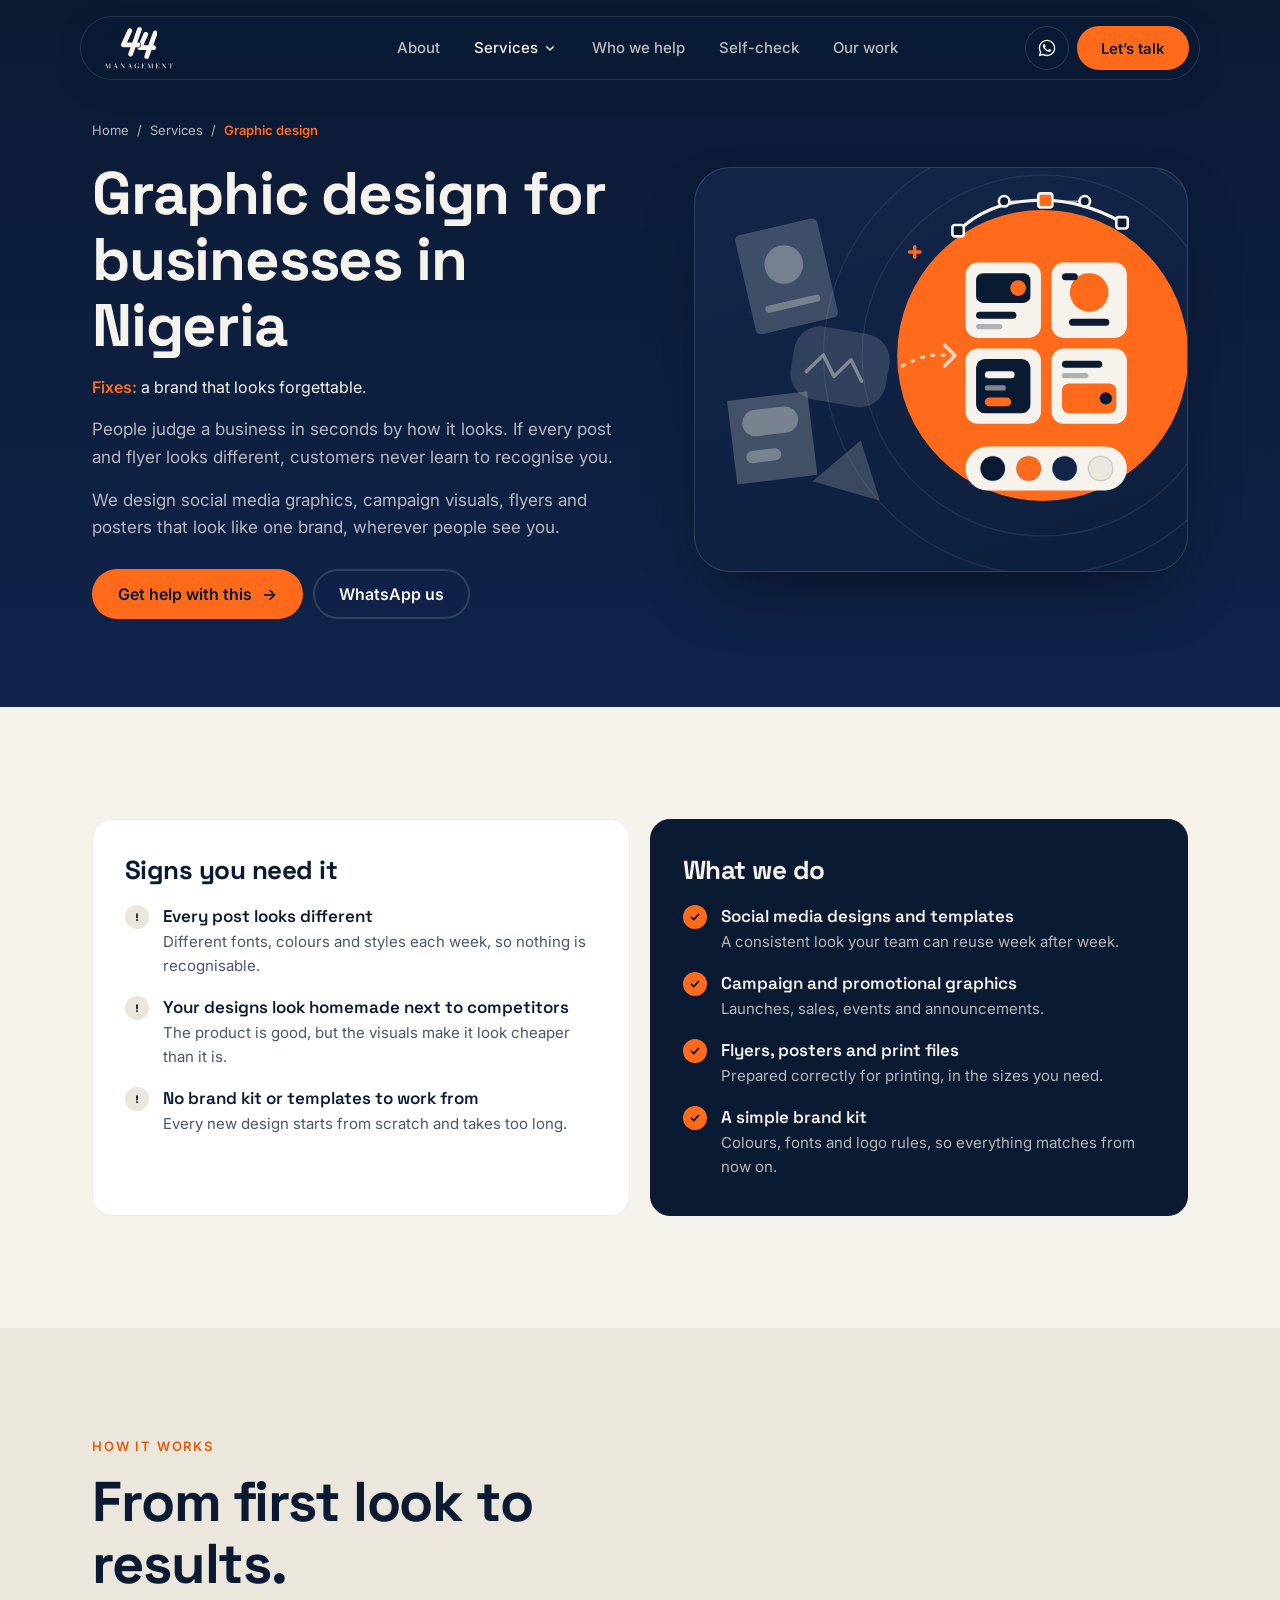
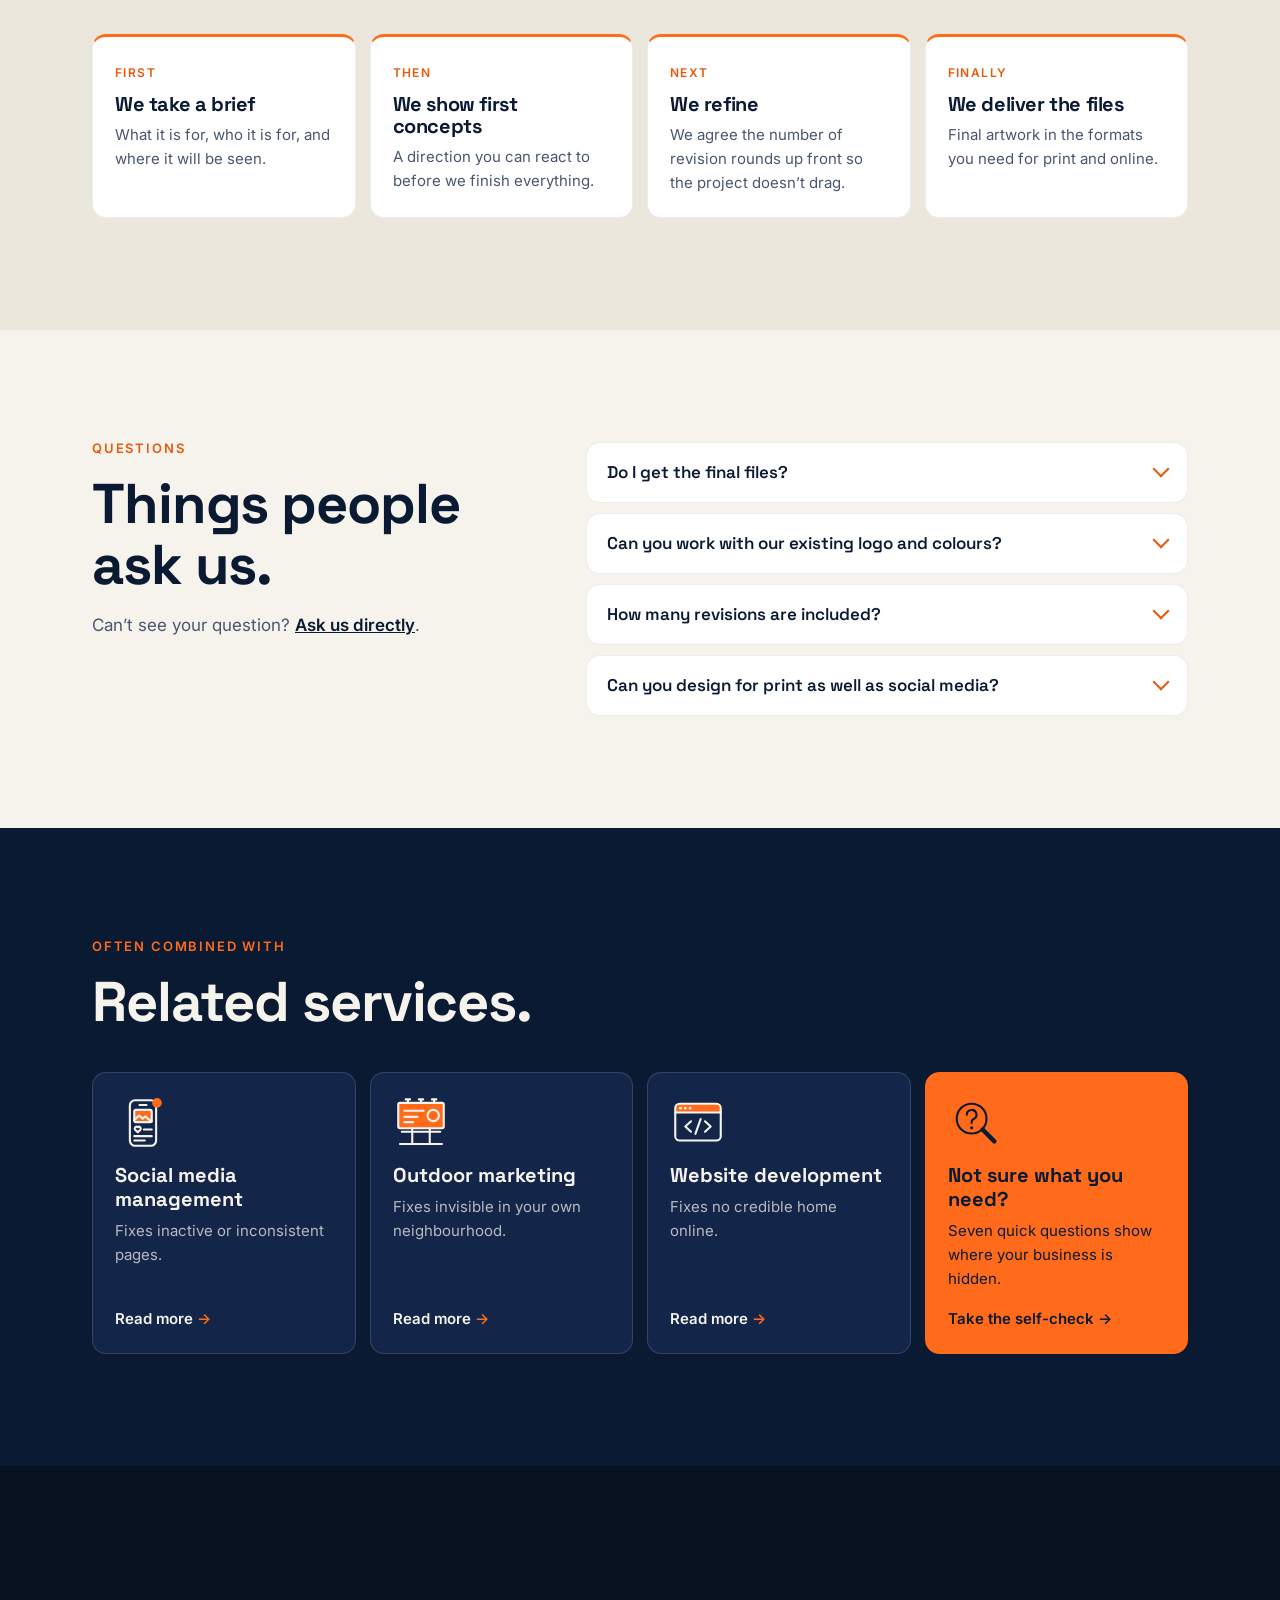
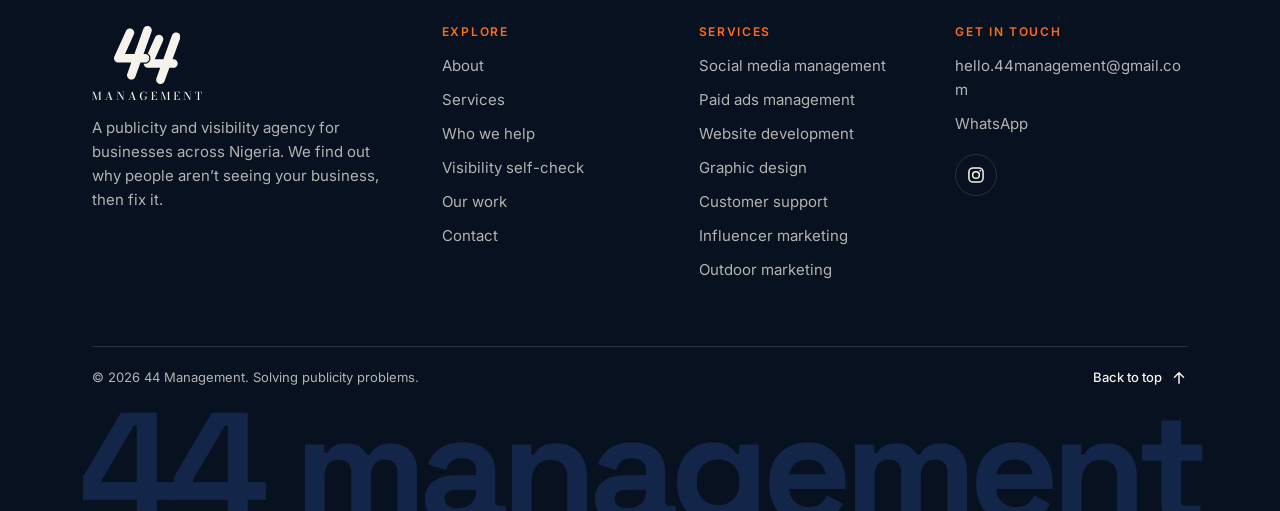
<file: services/graphic-design/index.html>
<!DOCTYPE html>
<!-- GENERATED FILE: do not edit by hand. Edit content/services.json, then run: node build.js -->
<html lang="en-NG">
<head>
  <meta charset="UTF-8">
  <meta name="viewport" content="width=device-width, initial-scale=1">
  <title>Graphic Design for Businesses in Nigeria | 44 Management</title>
  <meta name="description" content="Social media graphics, campaign visuals, flyers, posters and brand kits for Nigerian businesses that want to look like one recognisable brand.">
  <meta name="robots" content="index, follow, max-image-preview:large">
  <link rel="canonical" href="https://tycoontripper1.github.io/44-management/services/graphic-design/">
  <meta name="theme-color" content="#0B1A33">

  <meta property="og:type" content="website">
  <meta property="og:site_name" content="44 Management">
  <meta property="og:locale" content="en_NG">
  <meta property="og:url" content="https://tycoontripper1.github.io/44-management/services/graphic-design/">
  <meta property="og:title" content="Graphic design for businesses in Nigeria">
  <meta property="og:description" content="Social media graphics, campaign visuals, flyers, posters and brand kits for Nigerian businesses that want to look like one recognisable brand.">
  <meta property="og:image" content="https://tycoontripper1.github.io/44-management/images/og-image.png">
  <meta property="og:image:width" content="1200">
  <meta property="og:image:height" content="630">
  <meta name="twitter:card" content="summary_large_image">
  <meta name="twitter:title" content="Graphic design for businesses in Nigeria">
  <meta name="twitter:description" content="Social media graphics, campaign visuals, flyers, posters and brand kits for Nigerian businesses that want to look like one recognisable brand.">
  <meta name="twitter:image" content="https://tycoontripper1.github.io/44-management/images/og-image.png">

  <link rel="icon" href="../../favicon.svg?v=2" type="image/svg+xml">
  <link rel="icon" href="../../images/icon-192.png?v=2" type="image/png" sizes="192x192">
  <link rel="apple-touch-icon" href="../../images/apple-touch-icon.png?v=2">
  <link rel="manifest" href="../../site.webmanifest">

  <script type="application/ld+json">
{
  "@context": "https://schema.org",
  "@graph": [
    {
      "@type": "Service",
      "@id": "https://tycoontripper1.github.io/44-management/services/graphic-design/#service",
      "name": "Graphic Design",
      "serviceType": "Graphic design",
      "description": "Social media graphics, campaign visuals, flyers, posters and brand kits for Nigerian businesses that want to look like one recognisable brand.",
      "url": "https://tycoontripper1.github.io/44-management/services/graphic-design/",
      "provider": {
        "@id": "https://tycoontripper1.github.io/44-management/#business"
      },
      "areaServed": {
        "@type": "Country",
        "name": "Nigeria"
      }
    },
    {
      "@type": "BreadcrumbList",
      "itemListElement": [
        {
          "@type": "ListItem",
          "position": 1,
          "name": "Home",
          "item": "https://tycoontripper1.github.io/44-management/"
        },
        {
          "@type": "ListItem",
          "position": 2,
          "name": "Services",
          "item": "https://tycoontripper1.github.io/44-management/#services"
        },
        {
          "@type": "ListItem",
          "position": 3,
          "name": "Graphic design",
          "item": "https://tycoontripper1.github.io/44-management/services/graphic-design/"
        }
      ]
    },
    {
      "@type": "FAQPage",
      "mainEntity": [
        {
          "@type": "Question",
          "name": "Do I get the final files?",
          "acceptedAnswer": {
            "@type": "Answer",
            "text": "Yes. You receive final files in the formats you need for print and online, plus editable templates where agreed."
          }
        },
        {
          "@type": "Question",
          "name": "Can you work with our existing logo and colours?",
          "acceptedAnswer": {
            "@type": "Answer",
            "text": "Yes. We can work within your existing brand, or tidy it up into a simple brand kit if nothing is written down."
          }
        },
        {
          "@type": "Question",
          "name": "How many revisions are included?",
          "acceptedAnswer": {
            "@type": "Answer",
            "text": "We agree the number of revision rounds before starting, so you know what is included."
          }
        },
        {
          "@type": "Question",
          "name": "Can you design for print as well as social media?",
          "acceptedAnswer": {
            "@type": "Answer",
            "text": "Yes. Flyers, posters, banners and billboard artwork are prepared print-ready, in the correct sizes and colour settings."
          }
        }
      ]
    }
  ]
}
  </script>

  <link rel="preconnect" href="https://fonts.googleapis.com">
  <link rel="preconnect" href="https://fonts.gstatic.com" crossorigin>
  <link href="https://fonts.googleapis.com/css2?family=Space+Grotesk:wght@500;700&family=Inter:wght@400;500;600&display=swap" rel="stylesheet">
  <link rel="stylesheet" href="../../styles.css?v=57">
</head>
<body class="subpage" data-wa-message="Hi 44 Management, I’d like help with graphic design.">
  <a class="skip-link" href="#main">Skip to content</a>
  <svg xmlns="http://www.w3.org/2000/svg" style="display:none">
    <symbol id="logo-mark" viewBox="0 0 114.47 99.99"><path d="M0.48 52.99L0.26 53.69L0.1 54.4L0.02 55.13L0 55.86L0.06 56.59L0.19 57.31L0.39 58.01L0.66 58.69L0.99 59.34L1.39 59.95L1.84 60.52L2.35 61.05L2.91 61.52L3.51 61.94L4.15 62.29L5.05 62.67L5.51 62.81L6.23 62.96L6.95 63.05L7.44 63.06L29.84 63.06L22.82 82.63L22.63 83.34L22.49 84.3L22.47 85.27L22.58 86.24L22.82 87.18L23.18 88.09L23.65 88.94L24.23 89.72L24.9 90.42L25.47 90.88L26.29 91.41L27.16 91.83L28.09 92.13L29.05 92.3L30.02 92.35L30.99 92.27L31.94 92.07L32.86 91.74L33.72 91.3L34.53 90.74L35.25 90.09L35.88 89.35L36.41 88.53L36.82 87.65L45.65 63.06L53.66 63.06L54.39 63L54.87 62.92L55.81 62.67L56.7 62.29L57.34 61.94L57.94 61.52L58.68 60.88L59.32 60.15L59.73 59.55L60.09 58.91L60.46 58.01L60.71 57.07L60.84 56.11L60.84 55.13L60.71 54.17L60.46 53.23L60.09 52.33L59.73 51.69L59.46 51.29L58.84 50.53L58.13 49.87L57.34 49.3L56.48 48.84L55.57 48.5L54.87 48.32L53.9 48.2L50.98 48.18L64.84 9.49L65.01 8.78L65.12 7.81L65.11 6.84L64.96 5.87L64.78 5.17L64.42 4.26L63.95 3.41L63.52 2.82L63.04 2.27L62.32 1.62L61.52 1.06L60.66 0.62L59.97 0.36L59.03 0.12L58.06 0.01L57.33 0.01L56.6 0.08L55.65 0.28L54.74 0.61L53.87 1.05L53.26 1.46L52.52 2.09L51.87 2.81L51.44 3.4L50.97 4.25L50.69 4.93L35.17 48.18L18.99 48.18L34.18 14.77L34.36 14.32L34.59 13.63L34.7 13.15L34.81 12.43L34.84 11.95L34.83 11.22L34.7 10.25L34.59 9.78L34.37 9.08L33.97 8.19L33.46 7.37L33 6.79L32.67 6.44L31.94 5.8L31.54 5.51L30.92 5.14L30.48 4.92L29.8 4.65L28.86 4.4L27.9 4.27L27.41 4.25L26.68 4.29L25.72 4.45L25.02 4.65L24.56 4.82L24.12 5.02L23.48 5.37L22.69 5.94L21.98 6.6L21.51 7.16L21.09 7.76L20.63 8.62ZM51.33 65.09L51.47 66.19L51.58 66.67L51.73 67.13L52 67.81L52.46 68.66L52.73 69.07L53.18 69.64L53.51 69.99L54.05 70.48L54.44 70.77L55.05 71.17L55.7 71.5L56.15 71.69L57.08 71.97L57.8 72.1L58.76 72.16L79.69 72.16L73.13 90.25L72.89 91.2L72.77 92.16L72.78 93.14L72.92 94.1L73.18 95.04L73.57 95.93L74.06 96.77L74.67 97.53L75.18 98.05L75.94 98.66L76.77 99.16L77.66 99.55L78.6 99.83L79.56 99.97L80.53 99.99L81.5 99.89L82.45 99.65L83.35 99.3L84.2 98.83L84.99 98.26L85.69 97.58L86.16 97.02L86.69 96.2L87.11 95.33L95.52 72.16L102.89 72.14L103.85 72.02L104.56 71.84L105.02 71.68L105.69 71.39L106.33 71.04L106.93 70.62L107.66 69.98L108.15 69.44L108.72 68.65L109.18 67.79L109.45 67.11L109.7 66.17L109.83 65.21L109.83 64.23L109.7 63.27L109.45 62.33L109.08 61.43L108.59 60.59L108 59.81L107.31 59.13L106.54 58.53L105.69 58.05L105.02 57.76L104.09 57.47L103.37 57.34L102.65 57.28L100.92 57.28L114.03 21.16L114.24 20.46L114.39 19.74L114.47 18.77L114.45 18.04L114.31 17.08L114.05 16.14L113.66 15.25L113.17 14.41L112.73 13.83L112.05 13.13L111.49 12.66L110.88 12.25L110.02 11.8L109.11 11.47L108.16 11.26L107.43 11.19L106.46 11.2L105.73 11.29L104.79 11.52L104.1 11.78L103.23 12.22L102.43 12.77L101.88 13.25L101.38 13.78L100.8 14.56L100.43 15.19L100.04 16.08L85.09 57.28L70.25 57.28L84.38 25.72L84.65 25.04L84.79 24.58L84.94 23.86L85.02 23.14L85.01 22.16L84.93 21.44L84.83 20.96L84.7 20.49L84.45 19.81L84.02 18.93L83.47 18.13L83.16 17.75L82.65 17.23L81.9 16.62L81.07 16.11L80.18 15.71L79.72 15.55L79.01 15.38L78.29 15.27L77.8 15.25L76.83 15.28L75.87 15.44L75.4 15.57L74.71 15.82L73.84 16.26L73.23 16.65L72.85 16.95L72.31 17.44L71.67 18.18L71.25 18.78L70.9 19.42L58.31 47.52L58.95 47.95L59.68 48.53L60.3 49.13L60.9 49.83L61.43 50.59L61.78 51.19L62.17 52.03L62.46 52.84L62.69 53.74L62.8 54.42L62.87 55.28L62.86 56.21L62.79 56.89L62.62 57.8L62.39 58.63L62.05 59.5L61.75 60.11L61.43 60.65L60.94 61.36L60.51 61.89L59.91 62.51L59.39 62.96L58.7 63.47L58.12 63.83L57.35 64.23L56.72 64.49L55.9 64.75L55.23 64.91L54.62 65.01L53.76 65.08Z"/></symbol>
    <symbol id="logo-word" viewBox="0 -0.6 179.5 14.8"><path d="M6.61 13.78 1.57 0H3.62L7.65 10.9L11.42 0H11.81L7.05 13.78ZM1.75 0V13.25H3.09V13.6H0.09V13.25H1.38V0.35H0V0ZM15 0V0.35H13.73V13.25H15V13.6H10.25V13.25H11.71V0ZM24.29 9.36V9H30.08V9.36ZM27.97 -0.26 32.65 13.25H34.06V13.6H28.53V13.25H30.31L26.81 2.41L23.03 13.25H24.95V13.6H20.96V13.25H22.62L27.37 -0.26ZM42.24 0V13.25H44.37V13.6H40.01V13.25H41.87V0.35H40.01V0ZM53.05 0V0.35H51.14V13.78H50.65L41.98 0H44.42L50.78 10.28V0.35H48.7V0ZM62.34 9.36V9H68.13V9.36ZM66.02 -0.26 70.7 13.25H72.11V13.6H66.57V13.25H68.36L64.85 2.41L61.07 13.25H63V13.6H59V13.25H60.67L65.42 -0.26ZM85.1 8.24H90.26V8.63H89.21V10.66Q88.95 11.1 88.53 11.63Q88.11 12.17 87.5 12.66Q86.89 13.15 86.05 13.47Q85.21 13.78 84.11 13.78Q82.18 13.78 80.83 12.89Q79.48 11.99 78.77 10.42Q78.06 8.84 78.06 6.8Q78.06 5.27 78.52 3.99Q78.99 2.71 79.83 1.78Q80.68 0.84 81.84 0.33Q82.99 -0.18 84.37 -0.18Q85.24 -0.18 86.03 0.12Q86.83 0.42 87.45 0.95L88.58 0H88.9V3.79H88.54Q88.47 3.01 88.13 2.37Q87.79 1.72 87.24 1.25Q86.7 0.77 86.01 0.51Q85.33 0.25 84.57 0.25Q83.44 0.25 82.65 0.8Q81.85 1.36 81.37 2.29Q80.89 3.23 80.67 4.4Q80.44 5.57 80.44 6.8Q80.44 8.03 80.61 9.21Q80.77 10.39 81.17 11.34Q81.58 12.3 82.29 12.86Q83 13.42 84.11 13.42Q84.87 13.42 85.4 13.17Q85.92 12.92 86.25 12.57Q86.57 12.21 86.76 11.86Q86.94 11.52 87.01 11.33V8.63H85.1ZM96.21 13.6V13.25H97.84V0.35H96.21V0H106.09V3.72H105.74Q105.7 2.75 105.38 1.99Q105.05 1.22 104.39 0.79Q103.72 0.35 102.66 0.35H99.88V13.25H102.47Q103.71 13.25 104.46 12.79Q105.2 12.34 105.54 11.51Q105.88 10.67 105.92 9.52H106.27V13.6ZM102.73 8.63Q102.69 8.02 102.43 7.6Q102.17 7.18 101.75 6.96Q101.33 6.74 100.81 6.74H99.44V6.39H100.81Q101.33 6.39 101.75 6.19Q102.17 5.99 102.43 5.59Q102.69 5.19 102.73 4.58H103.09V8.63ZM118.84 13.78 113.8 0H115.84L119.88 10.9L123.65 0H124.03L119.28 13.78ZM113.98 0V13.25H115.32V13.6H112.32V13.25H113.61V0.35H112.23V0ZM127.23 0V0.35H125.96V13.25H127.23V13.6H122.47V13.25H123.93V0ZM133.18 13.6V13.25H134.82V0.35H133.18V0H143.06V3.72H142.71Q142.67 2.75 142.35 1.99Q142.02 1.22 141.36 0.79Q140.69 0.35 139.63 0.35H136.85V13.25H139.44Q140.69 13.25 141.43 12.79Q142.17 12.34 142.51 11.51Q142.85 10.67 142.89 9.52H143.25V13.6ZM139.7 8.63Q139.67 8.02 139.41 7.6Q139.15 7.18 138.72 6.96Q138.3 6.74 137.78 6.74H136.41V6.39H137.78Q138.3 6.39 138.72 6.19Q139.15 5.99 139.41 5.59Q139.67 5.19 139.7 4.58H140.06V8.63ZM151.43 0V13.25H153.56V13.6H149.2V13.25H151.06V0.35H149.2V0ZM162.24 0V0.35H160.33V13.78H159.84L151.17 0H153.61L159.96 10.28V0.35H157.88V0ZM170.84 13.6V13.25H172.83V0.35H171.22Q170.44 0.35 169.94 0.62Q169.43 0.89 169.14 1.39Q168.85 1.89 168.72 2.59Q168.58 3.29 168.55 4.16H168.19V0H179.5V4.16H179.15Q179.12 3.29 178.98 2.59Q178.85 1.89 178.56 1.39Q178.26 0.89 177.76 0.62Q177.25 0.35 176.47 0.35H174.86V13.25H176.85V13.6Z"/></symbol>
    <!-- Services -->
    <symbol id="i-social" viewBox="0 0 64 64">
      <rect x="17" y="6" width="30" height="52" rx="6"/>
      <path d="M28 11.5h8"/>
      <rect x="22" y="17" width="20" height="14" rx="2" style="fill:#FF6B1A"/>
      <path d="M22 28.5l5.5-5 4 3.5 3-2.5 7.5 6"/>
      <path d="M26 42.6l-3-2.9a2.1 2.1 0 0 1 3-2.9 2.1 2.1 0 0 1 3 2.9z"/>
      <path d="M33 39.5h9M22 47h20M22 52h12"/>
      <circle cx="48" cy="9" r="5.5" style="fill:#FF6B1A;stroke:none"/>
    </symbol>
    <symbol id="i-megaphone" viewBox="0 0 64 64">
      <path d="M20 26l20-11v34L20 38z" style="fill:#FF6B1A;stroke:none"/>
      <path d="M12 26h8l20-11v34L20 38h-8a2 2 0 0 1-2-2v-8a2 2 0 0 1 2-2z"/>
      <path d="M20 26v12"/>
      <path d="M16 38l3 11.5a2 2 0 0 0 2 1.5h3a1.5 1.5 0 0 0 1.4-1.9L22.5 39"/>
      <path d="M47 25.5a7.5 7.5 0 0 1 0 13M52 20.5a14 14 0 0 1 0 23"/>
    </symbol>
    <symbol id="i-browser" viewBox="0 0 64 64">
      <path d="M11 10h42a5 5 0 0 1 5 5v5H6v-5a5 5 0 0 1 5-5z" style="fill:#FF6B1A;stroke:none"/>
      <rect x="6" y="10" width="52" height="42" rx="5"/>
      <path d="M6 20h52"/>
      <circle cx="12" cy="15" r="1.6" style="fill:currentColor;stroke:none"/>
      <circle cx="17.5" cy="15" r="1.6" style="fill:currentColor;stroke:none"/>
      <circle cx="23" cy="15" r="1.6" style="fill:currentColor;stroke:none"/>
      <path d="M24 30l-6.5 6 6.5 6M40 30l6.5 6-6.5 6M35 27.5l-6 17"/>
    </symbol>
    <symbol id="i-design" viewBox="0 0 64 64">
      <path d="M8 38C12 24 20 18 32 18s20 6 24 20"/>
      <path d="M16 18h32"/>
      <circle cx="16" cy="18" r="3"/>
      <circle cx="48" cy="18" r="3"/>
      <rect x="27.5" y="13.5" width="9" height="9" rx="1" style="fill:#FF6B1A"/>
      <rect x="5" y="35" width="6" height="6" rx="1"/>
      <rect x="53" y="35" width="6" height="6" rx="1"/>
      <path d="M26 30h12l4 10-10 17-10-17z"/>
      <path d="M32 57V46"/>
      <circle cx="32" cy="43" r="2.5"/>
    </symbol>
    <symbol id="i-support" viewBox="0 0 64 64">
      <path d="M14 35v-5a18 18 0 0 1 36 0v5"/>
      <rect x="9" y="32" width="10" height="16" rx="4" style="fill:#FF6B1A"/>
      <rect x="45" y="32" width="10" height="16" rx="4" style="fill:#FF6B1A"/>
      <path d="M50 48v1.5a7 7 0 0 1-7 7h-6"/>
      <rect x="28" y="53" width="9" height="7" rx="3.5"/>
      <path d="M25 24h14a3 3 0 0 1 3 3v6a3 3 0 0 1-3 3h-8l-5 4v-4h-1a3 3 0 0 1-3-3v-6a3 3 0 0 1 3-3z"/>
      <circle cx="27.5" cy="30" r="1.4" style="fill:currentColor;stroke:none"/>
      <circle cx="32" cy="30" r="1.4" style="fill:currentColor;stroke:none"/>
      <circle cx="36.5" cy="30" r="1.4" style="fill:currentColor;stroke:none"/>
    </symbol>
    <symbol id="i-creator" viewBox="0 0 64 64">
      <circle cx="26" cy="25" r="9.5"/>
      <path d="M9 54a17 17 0 0 1 34 0"/>
      <circle cx="47" cy="17" r="9" style="fill:#FF6B1A;stroke:none"/>
      <path d="M42.8 17.2l3 3 5.4-6"/>
      <path d="M50 46.5l-4.2-4a2.9 2.9 0 0 1 4.2-4 2.9 2.9 0 0 1 4.2 4z"/>
    </symbol>
    <symbol id="i-billboard" viewBox="0 0 64 64">
      <path d="M17 9V5M32 9V5M47 9V5M14.5 5h5M29.5 5h5M44.5 5h5"/>
      <rect x="6" y="9" width="52" height="29" rx="2" style="fill:#FF6B1A"/>
      <path d="M13 18h22M13 25h15M13 31h10"/>
      <circle cx="46" cy="23.5" r="6.5"/>
      <path d="M10 42h44M22 38v18M42 38v18M8 56h48"/>
    </symbol>
    <symbol id="i-question" viewBox="0 0 64 64">
      <circle cx="27" cy="27" r="17"/>
      <path d="M39.5 39.5L53 53" style="stroke-width:5"/>
      <path d="M21.5 22.5a5.5 5.5 0 1 1 7.8 5c-1.4.7-2.3 1.7-2.3 3.2V32"/>
      <circle cx="27" cy="37.5" r="1.8" style="fill:currentColor;stroke:none"/>
    </symbol>

    <!-- Approach -->
    <symbol id="i-search" viewBox="0 0 64 64">
      <circle cx="27" cy="27" r="16" style="fill:#FF6B1A"/>
      <path d="M27 19v10"/>
      <circle cx="27" cy="34.5" r="1.9" style="fill:currentColor;stroke:none"/>
      <path d="M38.5 38.5L54 54" style="stroke-width:6"/>
    </symbol>
    <symbol id="i-target" viewBox="0 0 64 64">
      <circle cx="28" cy="36" r="20"/>
      <circle cx="28" cy="36" r="12.5"/>
      <circle cx="28" cy="36" r="5.5" style="fill:#FF6B1A"/>
      <path d="M28 36L54 10"/>
      <path d="M50 7v7h7M45 12v7h7"/>
    </symbol>
    <symbol id="i-growth" viewBox="0 0 64 64">
      <path d="M9 8v46h47"/>
      <rect x="17" y="40" width="8" height="14" rx="1" style="fill:#FF6B1A"/>
      <rect x="30" y="32" width="8" height="22" rx="1" style="fill:#FF6B1A"/>
      <rect x="43" y="24" width="8" height="30" rx="1" style="fill:#FF6B1A"/>
      <path d="M14 30l12-10 8 5 16-15"/>
      <path d="M43 10h7v7"/>
    </symbol>

    <!-- Hero problem strip -->
    <symbol id="i-hidden" viewBox="0 0 64 64">
      <path d="M6 32c6-11 15-16 26-16s20 5 26 16c-6 11-15 16-26 16S12 43 6 32z"/>
      <circle cx="32" cy="32" r="9" style="fill:#FF6B1A"/>
      <circle cx="32" cy="32" r="3.5" style="fill:currentColor;stroke:none"/>
      <path d="M12 54L52 10"/>
    </symbol>
    <symbol id="i-clipboard" viewBox="0 0 64 64">
      <rect x="13" y="10" width="38" height="48" rx="5"/>
      <rect x="23" y="5" width="18" height="10" rx="3" style="fill:#FF6B1A"/>
      <path d="M20 27l3 3 6-6M34 27h11M20 39l3 3 6-6M34 39h11M34 51h8"/>
      <rect x="20" y="47.5" width="7" height="7" rx="1.5"/>
    </symbol>
    <symbol id="i-bulb" viewBox="0 0 64 64">
      <path d="M32 8a16 16 0 0 0-9 29.2c1.4 1 2 2.5 2 4.1V44h14v-2.7c0-1.6.6-3.1 2-4.1A16 16 0 0 0 32 8z" style="fill:#FF6B1A"/>
      <path d="M29 44v-7l3-3 3 3v7"/>
      <path d="M25 49h14M27 54h10"/>
      <path d="M5 24h4M55 24h4M11 7l3 3M53 7l-3 3"/>
    </symbol>

    <!-- Who we help -->
    <symbol id="i-food" viewBox="0 0 64 64">
      <circle cx="32" cy="32" r="14" style="fill:#FF6B1A"/>
      <circle cx="32" cy="32" r="8"/>
      <path d="M7 10v11a4.5 4.5 0 0 0 9 0V10M11.5 10v44"/>
      <path d="M55 10c-6 5-6 15 0 19v25"/>
    </symbol>
    <symbol id="i-rocket" viewBox="0 0 64 64">
      <path d="M27 44c0 6 5 12 5 12s5-6 5-12z" style="fill:#FF6B1A"/>
      <path d="M32 6c9 7 12 19 9 34H23c-3-15 0-27 9-34z"/>
      <circle cx="32" cy="22" r="5" style="fill:#FF6B1A"/>
      <path d="M23 31l-8 9v8l9-4M41 31l8 9v8l-9-4"/>
    </symbol>
    <symbol id="i-hanger" viewBox="0 0 64 64">
      <path d="M27.5 15.5a4.5 4.5 0 1 1 6.2 4.2c-1 .4-1.7 1.3-1.7 2.4V25"/>
      <path d="M32 25L7.3 43.6A2 2 0 0 0 8.5 47.2h47a2 2 0 0 0 1.2-3.6z" style="fill:#FF6B1A"/>
    </symbol>
    <symbol id="i-person" viewBox="0 0 64 64">
      <circle cx="32" cy="32" r="24" style="fill:#FF6B1A"/>
      <circle cx="32" cy="26" r="8"/>
      <path d="M16.7 50.5a15.5 15.5 0 0 1 30.6 0"/>
    </symbol>
    <symbol id="i-bell" viewBox="0 0 64 64">
      <path d="M12 44a20 20 0 0 1 40 0z" style="fill:#FF6B1A"/>
      <path d="M32 24v-4M27 20h10"/>
      <rect x="7" y="44" width="50" height="7" rx="2"/>
    </symbol>
    <symbol id="i-plus" viewBox="0 0 64 64">
      <circle cx="32" cy="32" r="22" stroke-dasharray="5 5.5"/>
      <path d="M32 22v20M22 32h20"/>
    </symbol>

    <!-- Contact -->
    <!-- Ways of working -->
    <symbol id="i-calendar" viewBox="0 0 64 64">
      <path d="M13 12h38a5 5 0 0 1 5 5v7H8v-7a5 5 0 0 1 5-5z" style="fill:#FF6B1A;stroke:none"/>
      <rect x="8" y="12" width="48" height="44" rx="5"/>
      <path d="M8 24h48M20 6v10M44 6v10"/>
      <circle cx="18" cy="34" r="1.8" style="fill:currentColor;stroke:none"/>
      <circle cx="28" cy="34" r="1.8" style="fill:currentColor;stroke:none"/>
      <circle cx="38" cy="34" r="1.8" style="fill:currentColor;stroke:none"/>
      <circle cx="48" cy="34" r="1.8" style="fill:currentColor;stroke:none"/>
      <circle cx="18" cy="45" r="1.8" style="fill:currentColor;stroke:none"/>
      <circle cx="28" cy="45" r="1.8" style="fill:currentColor;stroke:none"/>
      <circle cx="40" cy="45" r="6" style="fill:#FF6B1A"/>
      <path d="M37.5 45l2 2 3.5-4" style="stroke:#0B1A33;stroke-width:2.4"/>
    </symbol>
    <symbol id="i-box" viewBox="0 0 64 64">
      <path d="M10 21l22-10 22 10-22 10z" style="fill:#FF6B1A"/>
      <path d="M10 21v24l22 11 22-11V21"/>
      <path d="M32 31v25"/>
      <path d="M21 16l22 10v8"/>
    </symbol>
    <symbol id="i-mail" viewBox="0 0 64 64">
      <path d="M8 16h48L32 35z" style="fill:#FF6B1A;stroke:none"/>
      <rect x="6" y="14" width="52" height="36" rx="5"/>
      <path d="M8 17l24 18 24-18M8 48l17-15M56 48L39 33"/>
    </symbol>
  </svg>
  <header class="site-header" id="top">
    <div class="header-pill">
      <a href="../../" class="logo" aria-label="44 Management, back to top">
        <svg class="logo-mark" viewBox="0 0 114.47 99.99" aria-hidden="true"><use href="#logo-mark"/></svg>
        <svg class="logo-word" viewBox="0 -0.6 179.5 14.8" aria-hidden="true"><use href="#logo-word"/></svg>
      </a>

      <nav class="site-nav" aria-label="Main">
        <span class="nav-indicator" aria-hidden="true"></span>
        <a href="../../#about">About</a>
        <a href="../../#services" aria-current="true" class="nav-dd-trigger" aria-haspopup="true" aria-expanded="false" aria-controls="nav-dd">Services<svg class="nav-dd-chevron" viewBox="0 0 24 24" aria-hidden="true"><path d="M7 10l5 5 5-5"/></svg></a>
        <a href="../../#who-we-help">Who we help</a>
        <a href="../../#diagnose">Self-check</a>
        <a href="../../#work">Our work</a>
      </nav>

      <div class="header-actions">
        <a class="header-wa" data-whatsapp href="#" target="_blank" rel="noopener" aria-label="Chat with us on WhatsApp" title="Chat on WhatsApp"><svg viewBox="0 0 24 24" aria-hidden="true"><path fill="currentColor" d="M12.04 2C6.58 2 2.13 6.45 2.13 11.91c0 1.75.46 3.45 1.32 4.95L2.05 22l5.25-1.38c1.45.79 3.08 1.21 4.74 1.21 5.46 0 9.91-4.45 9.91-9.91C21.95 6.45 17.5 2 12.04 2Zm0 18.15c-1.48 0-2.93-.4-4.2-1.15l-.3-.18-3.12.82.83-3.04-.2-.31a8.2 8.2 0 0 1-1.26-4.38c0-4.54 3.7-8.24 8.25-8.24 4.54 0 8.24 3.7 8.24 8.24 0 4.55-3.7 8.24-8.24 8.24Zm4.52-6.16c-.25-.12-1.47-.72-1.69-.81-.23-.08-.39-.12-.56.12-.17.25-.64.81-.78.97-.14.17-.29.19-.54.06-.25-.12-1.05-.39-1.99-1.23-.74-.66-1.23-1.47-1.38-1.72-.14-.25-.02-.38.11-.51.11-.11.25-.29.37-.43.12-.14.17-.25.25-.41.08-.17.04-.31-.02-.43-.06-.12-.56-1.34-.76-1.84-.2-.48-.41-.42-.56-.43h-.48c-.17 0-.43.06-.66.31-.23.25-.87.85-.87 2.07 0 1.22.89 2.4 1.01 2.56.12.17 1.75 2.67 4.23 3.74.59.26 1.05.41 1.41.52.59.19 1.13.16 1.56.1.48-.07 1.47-.6 1.67-1.18.21-.58.21-1.07.14-1.18-.06-.1-.22-.16-.47-.28Z"/></svg></a>
        <a href="../../#contact" class="btn btn-primary btn-sm header-cta">Let’s talk</a>
        <button class="nav-toggle" type="button" aria-expanded="false" aria-controls="mobile-menu">
          <span class="sr-only">Open menu</span>
          <span class="nav-toggle-bar"></span>
          <span class="nav-toggle-bar"></span>
        </button>
      </div>
      <span class="pill-progress" aria-hidden="true"><span></span></span>
    </div>
    <div class="nav-dd" id="nav-dd" role="region" aria-label="Services menu" data-prebuilt><div class="nav-dd-main"><p class="nav-dd-title">Services</p><ul class="nav-dd-list"><li><a href="../../services/social-media-management/"><span class="nav-dd-icon"><svg class="ill" aria-hidden="true"><use href="#i-social"/></svg></span><span class="nav-dd-text"><strong>Social Media Management</strong><span>Fixes inactive or inconsistent pages</span></span></a></li><li><a href="../../services/paid-ads-management/"><span class="nav-dd-icon"><svg class="ill" aria-hidden="true"><use href="#i-megaphone"/></svg></span><span class="nav-dd-text"><strong>Paid Ads Management</strong><span>Fixes great content that nobody sees</span></span></a></li><li><a href="../../services/website-development/"><span class="nav-dd-icon"><svg class="ill" aria-hidden="true"><use href="#i-browser"/></svg></span><span class="nav-dd-text"><strong>Website Development</strong><span>Fixes no credible home online</span></span></a></li><li><a href="../../services/graphic-design/"><span class="nav-dd-icon"><svg class="ill" aria-hidden="true"><use href="#i-design"/></svg></span><span class="nav-dd-text"><strong>Graphic Design</strong><span>Fixes a brand that looks forgettable</span></span></a></li><li><a href="../../services/online-customer-support/"><span class="nav-dd-icon"><svg class="ill" aria-hidden="true"><use href="#i-support"/></svg></span><span class="nav-dd-text"><strong>Online Customer Service &amp; Support</strong><span>Fixes unanswered messages and lost sales</span></span></a></li><li><a href="../../services/influencer-marketing/"><span class="nav-dd-icon"><svg class="ill" aria-hidden="true"><use href="#i-creator"/></svg></span><span class="nav-dd-text"><strong>Influencer Marketing</strong><span>Fixes no trusted voices talking about you</span></span></a></li><li><a href="../../services/outdoor-marketing/"><span class="nav-dd-icon"><svg class="ill" aria-hidden="true"><use href="#i-billboard"/></svg></span><span class="nav-dd-text"><strong>Outdoor Marketing</strong><span>Fixes invisible in your own neighbourhood</span></span></a></li></ul><a class="nav-dd-all" href="../../#services">See all services <span aria-hidden="true">→</span></a></div><div class="nav-dd-side"><p class="nav-dd-title">Popular combinations</p><ul class="nav-dd-bundles"><li><a href="../../?need=Graphic%20Design&interest=Launch%20kit%20(Graphic%20Design%2C%20Social%20Media%20Management%2C%20Paid%20Ads)#contact-form"><strong>Launch kit</strong><span>Graphic Design · Social Media Management · Paid Ads</span></a></li><li><a href="../../?need=Outdoor%20Marketing&interest=Get%20found%20locally%20(Social%20Media%20Management%2C%20Outdoor%20Marketing%2C%20Customer%20Support)#contact-form"><strong>Get found locally</strong><span>Social Media Management · Outdoor Marketing · Customer Support</span></a></li><li><a href="../../?need=Influencer%20Marketing&interest=Creator%20push%20(Influencer%20Marketing%2C%20Paid%20Ads%2C%20Graphic%20Design)#contact-form"><strong>Creator push</strong><span>Influencer Marketing · Paid Ads · Graphic Design</span></a></li></ul><a class="nav-dd-check" href="../../#diagnose"><svg class="ill" aria-hidden="true"><use href="#i-question"/></svg><span><strong>Not sure what you need?</strong><span>Take the 1-minute self-check →</span></span></a></div></div>
  </header>

  <div class="menu-overlay" id="mobile-menu" role="dialog" aria-modal="true" aria-label="Menu" aria-hidden="true">
    <div class="menu-top">
      <a href="../../" class="logo" aria-label="44 Management, back to top">
        <svg class="logo-mark" viewBox="0 0 114.47 99.99" aria-hidden="true"><use href="#logo-mark"/></svg>
        <svg class="logo-word" viewBox="0 -0.6 179.5 14.8" aria-hidden="true"><use href="#logo-word"/></svg>
      </a>
      <button class="menu-close" type="button" aria-label="Close menu">
        <svg viewBox="0 0 24 24" aria-hidden="true"><path d="M6 6l12 12M18 6L6 18"/></svg>
      </button>
    </div>
    <nav class="menu-links" aria-label="Mobile">
      <a href="../../#about" style="--i:0"><span>About</span><svg class="menu-arrow" viewBox="0 0 24 24" aria-hidden="true"><path d="M5 12h14M13 6l6 6-6 6"/></svg></a>
      <a href="../../#services" style="--i:1"><span>Services</span><svg class="menu-arrow" viewBox="0 0 24 24" aria-hidden="true"><path d="M5 12h14M13 6l6 6-6 6"/></svg></a>
      <a href="../../#who-we-help" style="--i:2"><span>Who we help</span><svg class="menu-arrow" viewBox="0 0 24 24" aria-hidden="true"><path d="M5 12h14M13 6l6 6-6 6"/></svg></a>
      <a href="../../#diagnose" style="--i:3"><span>Self-check</span><svg class="menu-arrow" viewBox="0 0 24 24" aria-hidden="true"><path d="M5 12h14M13 6l6 6-6 6"/></svg></a>
      <a href="../../#work" style="--i:4"><span>Our work</span><svg class="menu-arrow" viewBox="0 0 24 24" aria-hidden="true"><path d="M5 12h14M13 6l6 6-6 6"/></svg></a>
    </nav>
    <div class="menu-foot">
      <a href="../../#contact" class="btn btn-primary btn-block">Let’s work together</a>
      <div class="menu-contacts">
        <a data-whatsapp href="#" target="_blank" rel="noopener">
          <svg aria-hidden="true" viewBox="0 0 24 24" width="20" height="20"><path fill="currentColor" d="M12.04 2C6.58 2 2.13 6.45 2.13 11.91c0 1.75.46 3.45 1.32 4.95L2.05 22l5.25-1.38c1.45.79 3.08 1.21 4.74 1.21 5.46 0 9.91-4.45 9.91-9.91C21.95 6.45 17.5 2 12.04 2Zm0 18.15c-1.48 0-2.93-.4-4.2-1.15l-.3-.18-3.12.82.83-3.04-.2-.31a8.2 8.2 0 0 1-1.26-4.38c0-4.54 3.7-8.24 8.25-8.24 4.54 0 8.24 3.7 8.24 8.24 0 4.55-3.7 8.24-8.24 8.24Zm4.52-6.16c-.25-.12-1.47-.72-1.69-.81-.23-.08-.39-.12-.56.12-.17.25-.64.81-.78.97-.14.17-.29.19-.54.06-.25-.12-1.05-.39-1.99-1.23-.74-.66-1.23-1.47-1.38-1.72-.14-.25-.02-.38.11-.51.11-.11.25-.29.37-.43.12-.14.17-.25.25-.41.08-.17.04-.31-.02-.43-.06-.12-.56-1.34-.76-1.84-.2-.48-.41-.42-.56-.43h-.48c-.17 0-.43.06-.66.31-.23.25-.87.85-.87 2.07 0 1.22.89 2.4 1.01 2.56.12.17 1.75 2.67 4.23 3.74.59.26 1.05.41 1.41.52.59.19 1.13.16 1.56.1.48-.07 1.47-.6 1.67-1.18.21-.58.21-1.07.14-1.18-.06-.1-.22-.16-.47-.28Z"/></svg>
          WhatsApp
        </a>
        <a data-email-link href="#">
          <svg class="ill" aria-hidden="true"><use href="#i-mail"/></svg>
          Email us
        </a>
      </div>
      <p class="menu-tagline">Solving publicity problems.</p>
    </div>
  </div>


  <main id="main">
    <section class="page-hero">
      <div class="container page-hero-grid">
        <div class="page-hero-text">
          <nav class="crumbs" aria-label="Breadcrumb">
            <a href="../../">Home</a><span aria-hidden="true">/</span>
            <a href="../../#services">Services</a><span aria-hidden="true">/</span>
            <span aria-current="page">Graphic design</span>
          </nav>
          <h1>Graphic design for businesses in Nigeria</h1>
          <p class="page-fixes"><span>Fixes:</span> a brand that looks forgettable.</p>
          <p class="page-intro">People judge a business in seconds by how it looks. If every post and flyer looks different, customers never learn to recognise you.</p>
          <p class="page-intro">We design social media graphics, campaign visuals, flyers and posters that look like one brand, wherever people see you.</p>
          <div class="page-ctas">
            <a class="btn btn-primary" href="../../?need=Graphic%20Design&from=Graphic%20design#contact-form">Get help with this <span aria-hidden="true">→</span></a>
            <a class="btn btn-ghost" data-whatsapp href="#" target="_blank" rel="noopener">WhatsApp us</a>
          </div>
        </div>
        <div class="page-hero-art"><img src="../../images/services/graphic-design.svg?v=57" alt="Illustration: scattered, mismatched designs becoming one consistent set in a single colour palette." width="560" height="460" decoding="async"></div>
      </div>
    </section>

    <section class="section">
      <div class="container page-cols">
        <div class="page-card">
          <h2>Signs you need it</h2>
          <ul class="page-list page-list-signs">
            <li><strong>Every post looks different</strong><span>Different fonts, colours and styles each week, so nothing is recognisable.</span></li>
            <li><strong>Your designs look homemade next to competitors</strong><span>The product is good, but the visuals make it look cheaper than it is.</span></li>
            <li><strong>No brand kit or templates to work from</strong><span>Every new design starts from scratch and takes too long.</span></li>
          </ul>
        </div>
        <div class="page-card page-card-dark">
          <h2>What we do</h2>
          <ul class="page-list page-list-does">
            <li><strong>Social media designs and templates</strong><span>A consistent look your team can reuse week after week.</span></li>
            <li><strong>Campaign and promotional graphics</strong><span>Launches, sales, events and announcements.</span></li>
            <li><strong>Flyers, posters and print files</strong><span>Prepared correctly for printing, in the sizes you need.</span></li>
            <li><strong>A simple brand kit</strong><span>Colours, fonts and logo rules, so everything matches from now on.</span></li>
          </ul>
        </div>
      </div>
    </section>

    <section class="section section-tint">
      <div class="container">
        <p class="eyebrow eyebrow-dark">How it works</p>
        <h2 class="section-title">From first look to results.</h2>
        <ol class="page-steps">
          <li><span class="page-step-label">First</span><h3>We take a brief</h3><p>What it is for, who it is for, and where it will be seen.</p></li>
          <li><span class="page-step-label">Then</span><h3>We show first concepts</h3><p>A direction you can react to before we finish everything.</p></li>
          <li><span class="page-step-label">Next</span><h3>We refine</h3><p>We agree the number of revision rounds up front so the project doesn’t drag.</p></li>
          <li><span class="page-step-label">Finally</span><h3>We deliver the files</h3><p>Final artwork in the formats you need for print and online.</p></li>
        </ol>
      </div>
    </section>

    <section class="section">
      <div class="container page-faq">
        <div>
          <p class="eyebrow eyebrow-dark">Questions</p>
          <h2 class="section-title">Things people ask us.</h2>
          <p class="section-lead section-lead-dark">Can’t see your question? <a href="../../?need=Graphic%20Design&from=Graphic%20design#contact-form">Ask us directly</a>.</p>
        </div>
        <div class="faq-list">
          <details class="faq"><summary>Do I get the final files?</summary><p>Yes. You receive final files in the formats you need for print and online, plus editable templates where agreed.</p></details>
          <details class="faq"><summary>Can you work with our existing logo and colours?</summary><p>Yes. We can work within your existing brand, or tidy it up into a simple brand kit if nothing is written down.</p></details>
          <details class="faq"><summary>How many revisions are included?</summary><p>We agree the number of revision rounds before starting, so you know what is included.</p></details>
          <details class="faq"><summary>Can you design for print as well as social media?</summary><p>Yes. Flyers, posters, banners and billboard artwork are prepared print-ready, in the correct sizes and colour settings.</p></details>
        </div>
      </div>
    </section>

    <section class="section section-navy">
      <div class="container">
        <p class="eyebrow">Often combined with</p>
        <h2 class="section-title">Related services.</h2>
        <div class="page-related">
          <a class="page-related-card" href="../../services/social-media-management/"><svg class="ill" aria-hidden="true"><use href="#i-social"/></svg><strong>Social media management</strong><span>Fixes inactive or inconsistent pages.</span><em>Read more <span aria-hidden="true">→</span></em></a>
          <a class="page-related-card" href="../../services/outdoor-marketing/"><svg class="ill" aria-hidden="true"><use href="#i-billboard"/></svg><strong>Outdoor marketing</strong><span>Fixes invisible in your own neighbourhood.</span><em>Read more <span aria-hidden="true">→</span></em></a>
          <a class="page-related-card" href="../../services/website-development/"><svg class="ill" aria-hidden="true"><use href="#i-browser"/></svg><strong>Website development</strong><span>Fixes no credible home online.</span><em>Read more <span aria-hidden="true">→</span></em></a>
          <a class="page-related-card page-related-check" href="../../#diagnose"><svg class="ill" aria-hidden="true"><use href="#i-question"/></svg><strong>Not sure what you need?</strong><span>Seven quick questions show where your business is hidden.</span><em>Take the self-check <span aria-hidden="true">→</span></em></a>
        </div>
      </div>
    </section>
  </main>

  <footer class="site-footer">
    <div class="container">
      <div class="footer-grid">
        <div class="footer-brand">
          <a href="../../" class="logo" aria-label="44 Management, back to top">
            <svg class="logo-mark" viewBox="0 0 114.47 99.99" aria-hidden="true"><use href="#logo-mark"/></svg>
            <svg class="logo-word" viewBox="0 -0.6 179.5 14.8" aria-hidden="true"><use href="#logo-word"/></svg>
          </a>
          <p>A publicity and visibility agency for businesses across Nigeria. We find out why people aren’t seeing your business, then fix it.</p>
        </div>

        <nav class="footer-col" aria-label="Footer">
          <h3>Explore</h3>
          <ul>
            <li><a href="../../#about">About</a></li>
            <li><a href="../../#services">Services</a></li>
            <li><a href="../../#who-we-help">Who we help</a></li>
            <li><a href="../../#diagnose">Visibility self-check</a></li>
            <li><a href="../../#work">Our work</a></li>
            <li><a href="../../#contact">Contact</a></li>
          </ul>
        </nav>

        <div class="footer-col">
          <h3>Services</h3>
          <ul>
            <li><a href="../../services/social-media-management/">Social media management</a></li>
            <li><a href="../../services/paid-ads-management/">Paid ads management</a></li>
            <li><a href="../../services/website-development/">Website development</a></li>
            <li><a href="../../services/graphic-design/">Graphic design</a></li>
            <li><a href="../../services/online-customer-support/">Customer support</a></li>
            <li><a href="../../services/influencer-marketing/">Influencer marketing</a></li>
            <li><a href="../../services/outdoor-marketing/">Outdoor marketing</a></li>
          </ul>
        </div>

        <div class="footer-col footer-contact">
          <h3>Get in touch</h3>
          <ul>
            <li><a data-email href="#"></a></li>
            <li><a data-whatsapp href="#" target="_blank" rel="noopener">WhatsApp</a></li>
          </ul>
          <ul class="footer-socials" data-socials aria-label="Social media"></ul>
        </div>
      </div>

      <div class="footer-bottom">
        <p>© <span data-year></span> 44 Management. Solving publicity problems.
          <button type="button" class="footer-cookie" data-cookie-settings hidden>Cookie settings</button></p>
        <a href="../../" class="footer-top">
          Back to top
          <svg viewBox="0 0 24 24" aria-hidden="true"><path d="M12 19V5M6 11l6-6 6 6"/></svg>
        </a>
      </div>
    </div>
    <div class="footer-wordmark" aria-hidden="true">44 management</div>
  </footer>

  <script src="../../config.js?v=57"></script>
  <script src="../../analytics.js?v=57"></script>
  <script src="../../page.js?v=57"></script>
  <script src="../../nav.js?v=57"></script>
</body>
</html>
</file>
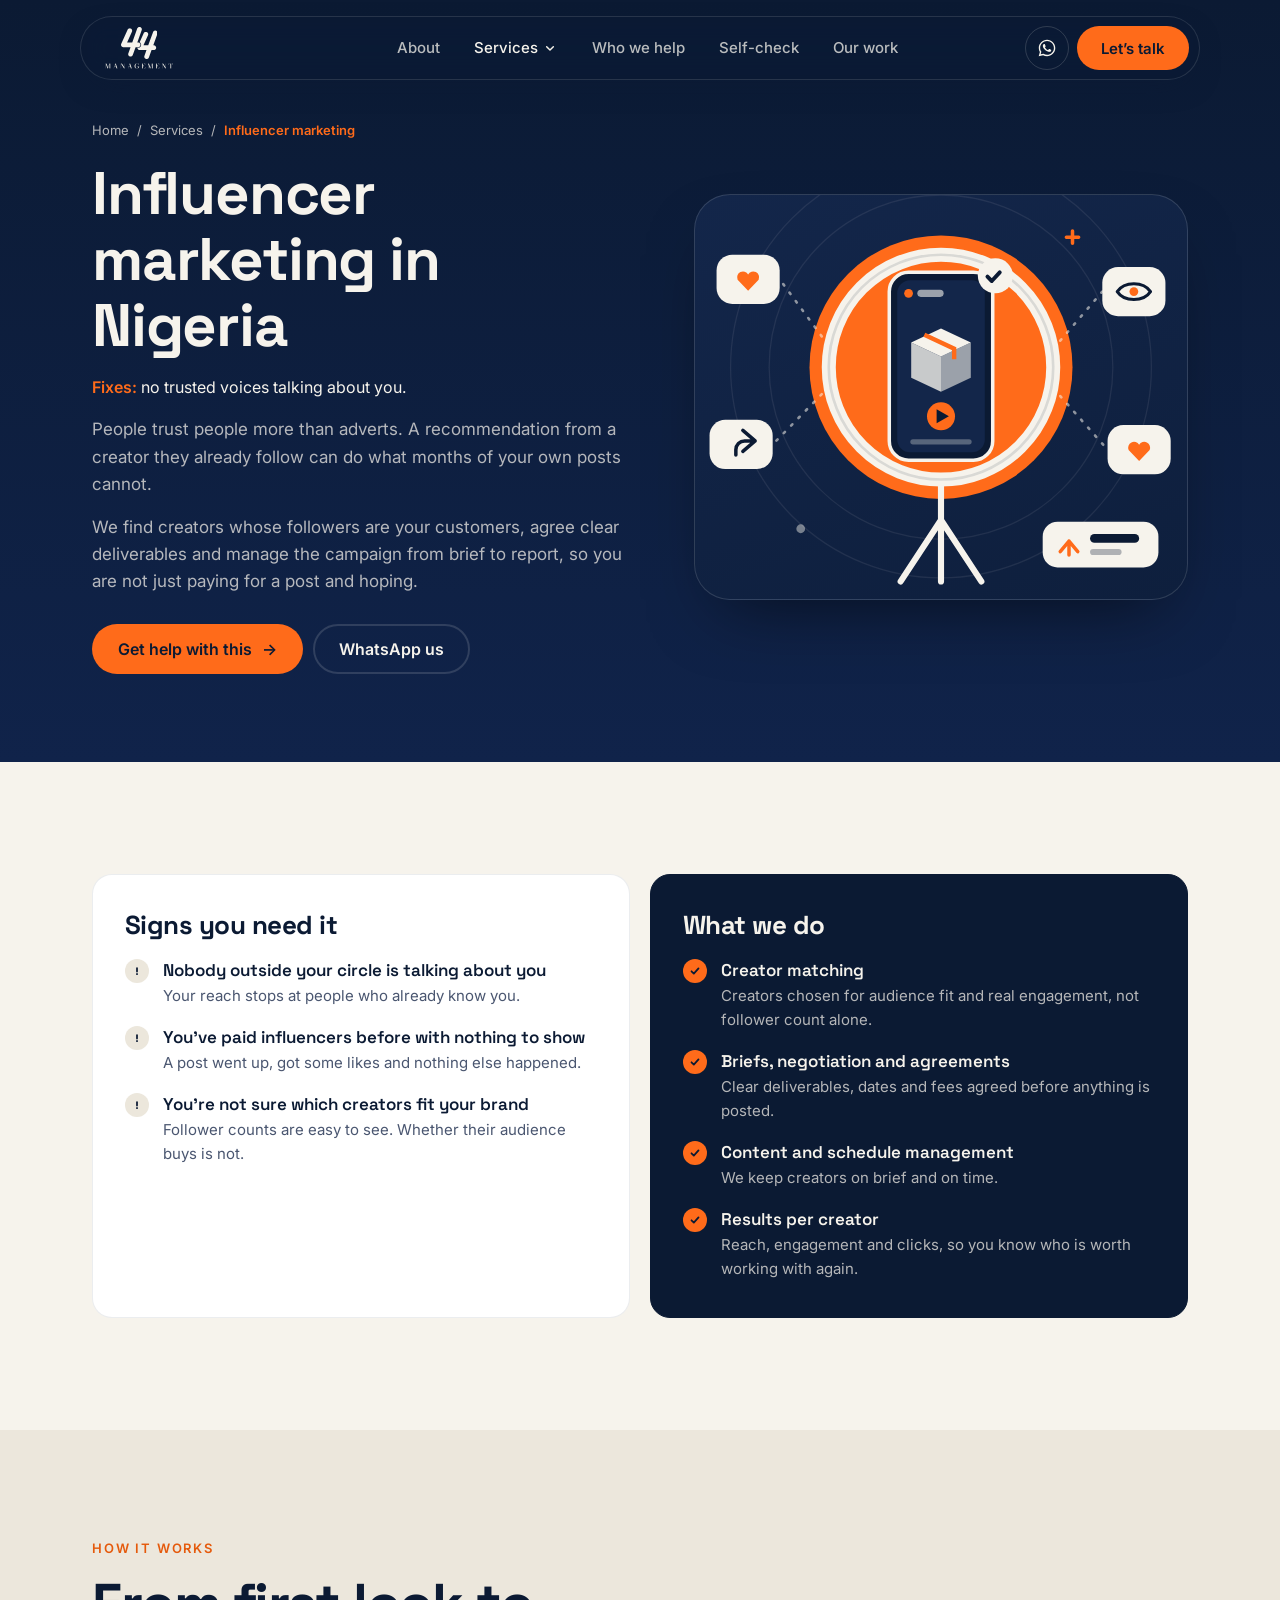
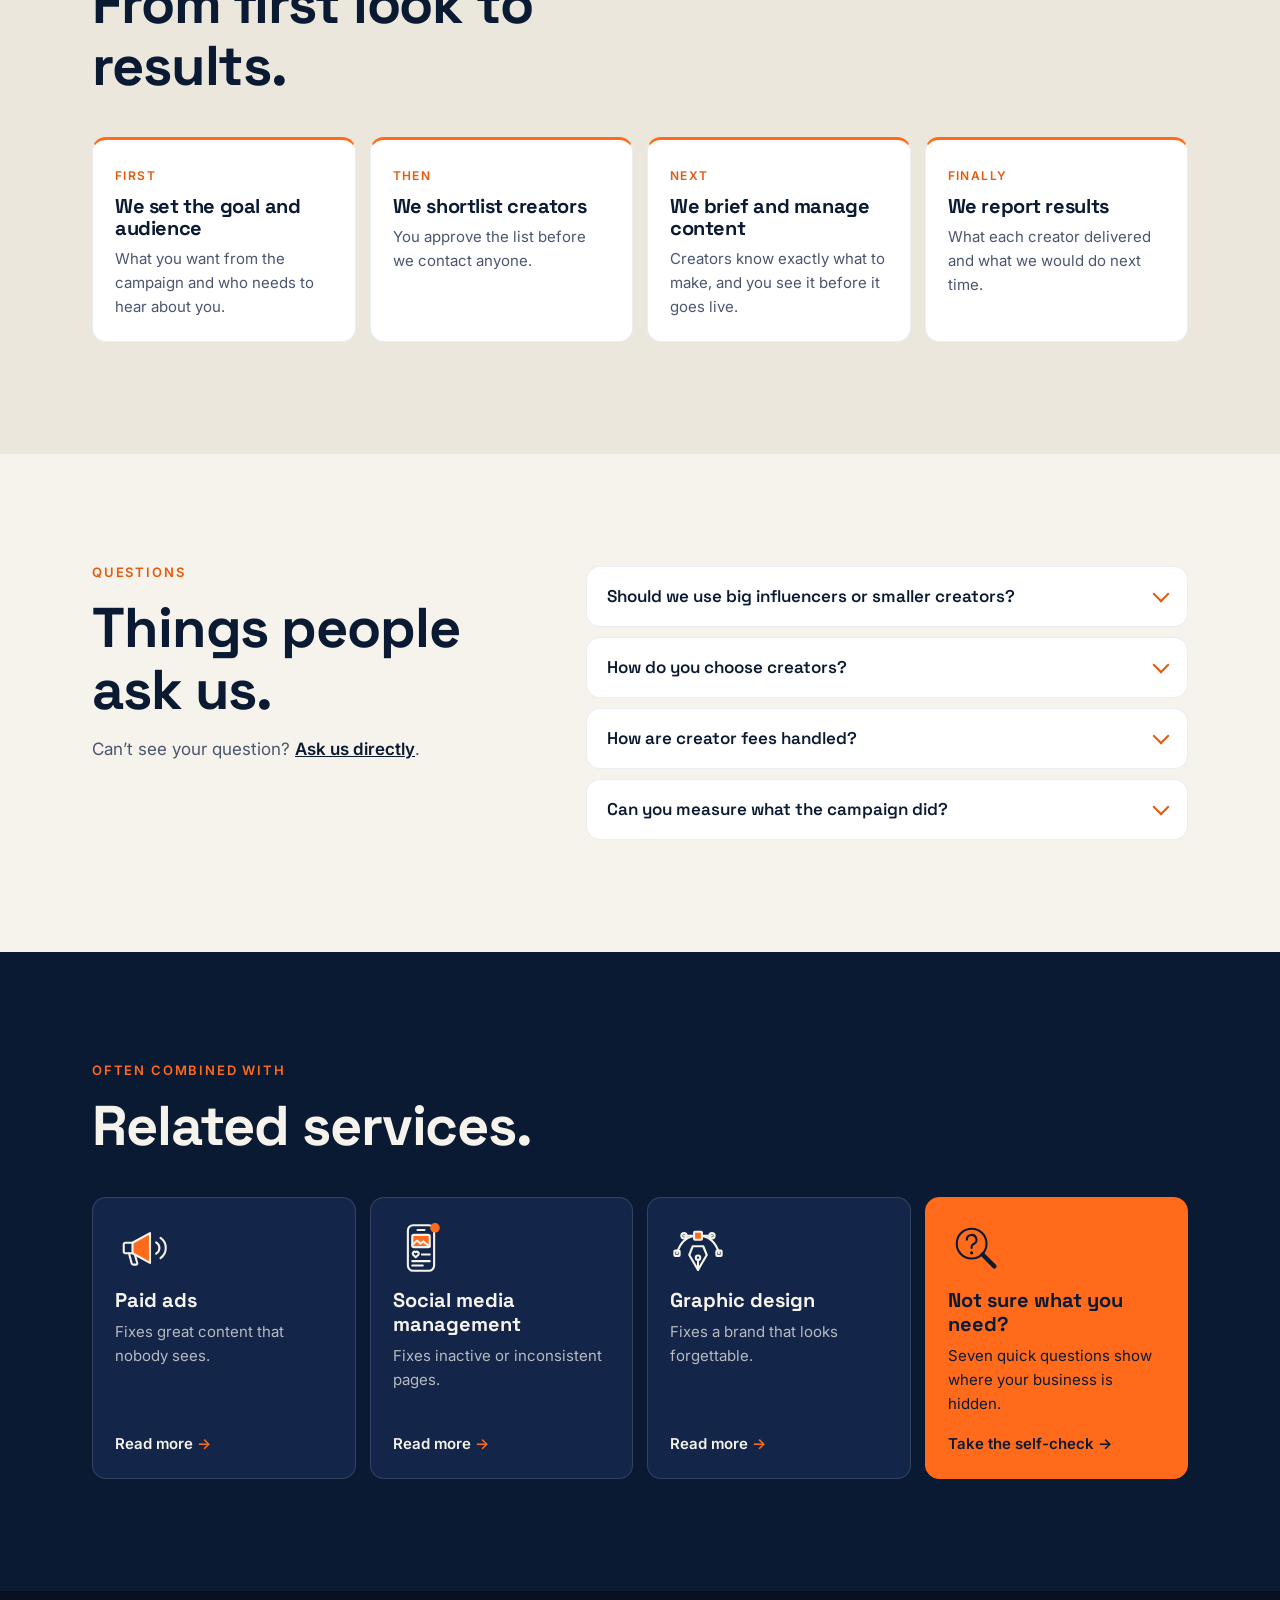
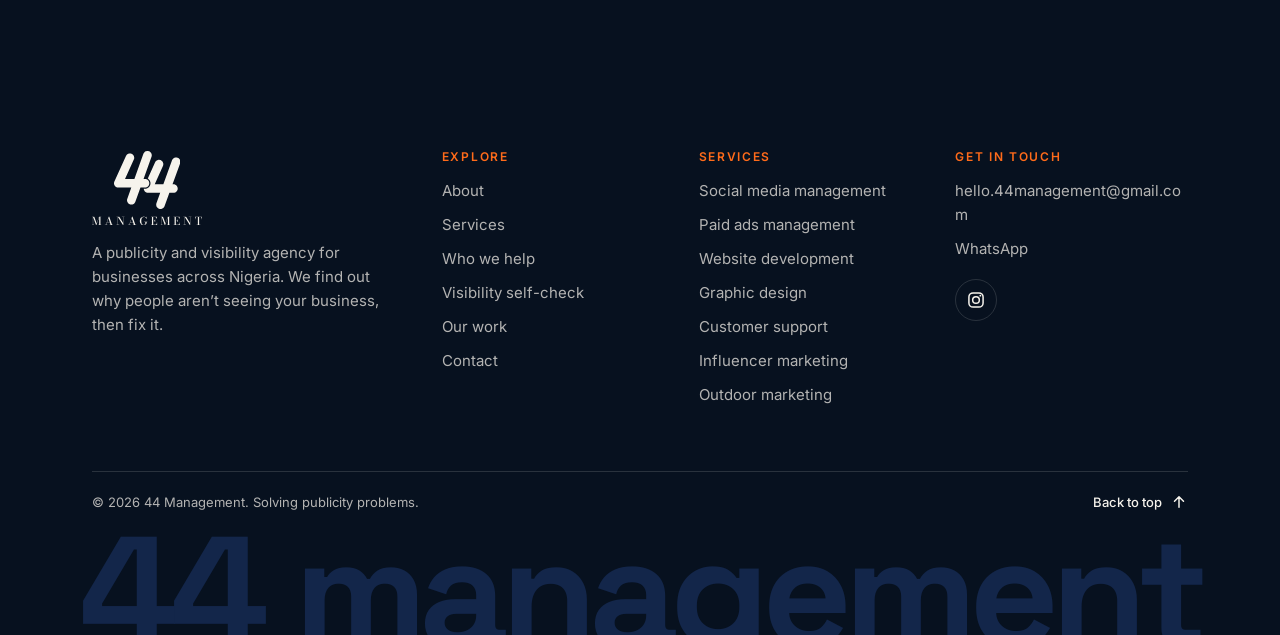
<file: services/influencer-marketing/index.html>
<!DOCTYPE html>
<!-- GENERATED FILE: do not edit by hand. Edit content/services.json, then run: node build.js -->
<html lang="en-NG">
<head>
  <meta charset="UTF-8">
  <meta name="viewport" content="width=device-width, initial-scale=1">
  <title>Influencer Marketing Agency in Nigeria | 44 Management</title>
  <meta name="description" content="We match Nigerian brands with the right creators, agree clear deliverables and manage the campaign from brief to results.">
  <meta name="robots" content="index, follow, max-image-preview:large">
  <link rel="canonical" href="https://tycoontripper1.github.io/44-management/services/influencer-marketing/">
  <meta name="theme-color" content="#0B1A33">

  <meta property="og:type" content="website">
  <meta property="og:site_name" content="44 Management">
  <meta property="og:locale" content="en_NG">
  <meta property="og:url" content="https://tycoontripper1.github.io/44-management/services/influencer-marketing/">
  <meta property="og:title" content="Influencer marketing in Nigeria">
  <meta property="og:description" content="We match Nigerian brands with the right creators, agree clear deliverables and manage the campaign from brief to results.">
  <meta property="og:image" content="https://tycoontripper1.github.io/44-management/images/og-image.png">
  <meta property="og:image:width" content="1200">
  <meta property="og:image:height" content="630">
  <meta name="twitter:card" content="summary_large_image">
  <meta name="twitter:title" content="Influencer marketing in Nigeria">
  <meta name="twitter:description" content="We match Nigerian brands with the right creators, agree clear deliverables and manage the campaign from brief to results.">
  <meta name="twitter:image" content="https://tycoontripper1.github.io/44-management/images/og-image.png">

  <link rel="icon" href="../../favicon.svg?v=2" type="image/svg+xml">
  <link rel="icon" href="../../images/icon-192.png?v=2" type="image/png" sizes="192x192">
  <link rel="apple-touch-icon" href="../../images/apple-touch-icon.png?v=2">
  <link rel="manifest" href="../../site.webmanifest">

  <script type="application/ld+json">
{
  "@context": "https://schema.org",
  "@graph": [
    {
      "@type": "Service",
      "@id": "https://tycoontripper1.github.io/44-management/services/influencer-marketing/#service",
      "name": "Influencer Marketing",
      "serviceType": "Influencer marketing",
      "description": "We match Nigerian brands with the right creators, agree clear deliverables and manage the campaign from brief to results.",
      "url": "https://tycoontripper1.github.io/44-management/services/influencer-marketing/",
      "provider": {
        "@id": "https://tycoontripper1.github.io/44-management/#business"
      },
      "areaServed": {
        "@type": "Country",
        "name": "Nigeria"
      }
    },
    {
      "@type": "BreadcrumbList",
      "itemListElement": [
        {
          "@type": "ListItem",
          "position": 1,
          "name": "Home",
          "item": "https://tycoontripper1.github.io/44-management/"
        },
        {
          "@type": "ListItem",
          "position": 2,
          "name": "Services",
          "item": "https://tycoontripper1.github.io/44-management/#services"
        },
        {
          "@type": "ListItem",
          "position": 3,
          "name": "Influencer marketing",
          "item": "https://tycoontripper1.github.io/44-management/services/influencer-marketing/"
        }
      ]
    },
    {
      "@type": "FAQPage",
      "mainEntity": [
        {
          "@type": "Question",
          "name": "Should we use big influencers or smaller creators?",
          "acceptedAnswer": {
            "@type": "Answer",
            "text": "Often a few smaller creators with the right audience do better than one big name. We recommend based on your goal and budget."
          }
        },
        {
          "@type": "Question",
          "name": "How do you choose creators?",
          "acceptedAnswer": {
            "@type": "Answer",
            "text": "By how well their audience matches your customers, the quality of their engagement and their past brand work. Follower count alone tells you very little."
          }
        },
        {
          "@type": "Question",
          "name": "How are creator fees handled?",
          "acceptedAnswer": {
            "@type": "Answer",
            "text": "Creator fees are part of the campaign budget and are agreed before anything is posted, so there are no surprises."
          }
        },
        {
          "@type": "Question",
          "name": "Can you measure what the campaign did?",
          "acceptedAnswer": {
            "@type": "Answer",
            "text": "Yes. We report reach, engagement and clicks per creator, and use tracked links or discount codes where possible."
          }
        }
      ]
    }
  ]
}
  </script>

  <link rel="preconnect" href="https://fonts.googleapis.com">
  <link rel="preconnect" href="https://fonts.gstatic.com" crossorigin>
  <link href="https://fonts.googleapis.com/css2?family=Space+Grotesk:wght@500;700&family=Inter:wght@400;500;600&display=swap" rel="stylesheet">
  <link rel="stylesheet" href="../../styles.css?v=57">
</head>
<body class="subpage" data-wa-message="Hi 44 Management, I’d like help with influencer marketing.">
  <a class="skip-link" href="#main">Skip to content</a>
  <svg xmlns="http://www.w3.org/2000/svg" style="display:none">
    <symbol id="logo-mark" viewBox="0 0 114.47 99.99"><path d="M0.48 52.99L0.26 53.69L0.1 54.4L0.02 55.13L0 55.86L0.06 56.59L0.19 57.31L0.39 58.01L0.66 58.69L0.99 59.34L1.39 59.95L1.84 60.52L2.35 61.05L2.91 61.52L3.51 61.94L4.15 62.29L5.05 62.67L5.51 62.81L6.23 62.96L6.95 63.05L7.44 63.06L29.84 63.06L22.82 82.63L22.63 83.34L22.49 84.3L22.47 85.27L22.58 86.24L22.82 87.18L23.18 88.09L23.65 88.94L24.23 89.72L24.9 90.42L25.47 90.88L26.29 91.41L27.16 91.83L28.09 92.13L29.05 92.3L30.02 92.35L30.99 92.27L31.94 92.07L32.86 91.74L33.72 91.3L34.53 90.74L35.25 90.09L35.88 89.35L36.41 88.53L36.82 87.65L45.65 63.06L53.66 63.06L54.39 63L54.87 62.92L55.81 62.67L56.7 62.29L57.34 61.94L57.94 61.52L58.68 60.88L59.32 60.15L59.73 59.55L60.09 58.91L60.46 58.01L60.71 57.07L60.84 56.11L60.84 55.13L60.71 54.17L60.46 53.23L60.09 52.33L59.73 51.69L59.46 51.29L58.84 50.53L58.13 49.87L57.34 49.3L56.48 48.84L55.57 48.5L54.87 48.32L53.9 48.2L50.98 48.18L64.84 9.49L65.01 8.78L65.12 7.81L65.11 6.84L64.96 5.87L64.78 5.17L64.42 4.26L63.95 3.41L63.52 2.82L63.04 2.27L62.32 1.62L61.52 1.06L60.66 0.62L59.97 0.36L59.03 0.12L58.06 0.01L57.33 0.01L56.6 0.08L55.65 0.28L54.74 0.61L53.87 1.05L53.26 1.46L52.52 2.09L51.87 2.81L51.44 3.4L50.97 4.25L50.69 4.93L35.17 48.18L18.99 48.18L34.18 14.77L34.36 14.32L34.59 13.63L34.7 13.15L34.81 12.43L34.84 11.95L34.83 11.22L34.7 10.25L34.59 9.78L34.37 9.08L33.97 8.19L33.46 7.37L33 6.79L32.67 6.44L31.94 5.8L31.54 5.51L30.92 5.14L30.48 4.92L29.8 4.65L28.86 4.4L27.9 4.27L27.41 4.25L26.68 4.29L25.72 4.45L25.02 4.65L24.56 4.82L24.12 5.02L23.48 5.37L22.69 5.94L21.98 6.6L21.51 7.16L21.09 7.76L20.63 8.62ZM51.33 65.09L51.47 66.19L51.58 66.67L51.73 67.13L52 67.81L52.46 68.66L52.73 69.07L53.18 69.64L53.51 69.99L54.05 70.48L54.44 70.77L55.05 71.17L55.7 71.5L56.15 71.69L57.08 71.97L57.8 72.1L58.76 72.16L79.69 72.16L73.13 90.25L72.89 91.2L72.77 92.16L72.78 93.14L72.92 94.1L73.18 95.04L73.57 95.93L74.06 96.77L74.67 97.53L75.18 98.05L75.94 98.66L76.77 99.16L77.66 99.55L78.6 99.83L79.56 99.97L80.53 99.99L81.5 99.89L82.45 99.65L83.35 99.3L84.2 98.83L84.99 98.26L85.69 97.58L86.16 97.02L86.69 96.2L87.11 95.33L95.52 72.16L102.89 72.14L103.85 72.02L104.56 71.84L105.02 71.68L105.69 71.39L106.33 71.04L106.93 70.62L107.66 69.98L108.15 69.44L108.72 68.65L109.18 67.79L109.45 67.11L109.7 66.17L109.83 65.21L109.83 64.23L109.7 63.27L109.45 62.33L109.08 61.43L108.59 60.59L108 59.81L107.31 59.13L106.54 58.53L105.69 58.05L105.02 57.76L104.09 57.47L103.37 57.34L102.65 57.28L100.92 57.28L114.03 21.16L114.24 20.46L114.39 19.74L114.47 18.77L114.45 18.04L114.31 17.08L114.05 16.14L113.66 15.25L113.17 14.41L112.73 13.83L112.05 13.13L111.49 12.66L110.88 12.25L110.02 11.8L109.11 11.47L108.16 11.26L107.43 11.19L106.46 11.2L105.73 11.29L104.79 11.52L104.1 11.78L103.23 12.22L102.43 12.77L101.88 13.25L101.38 13.78L100.8 14.56L100.43 15.19L100.04 16.08L85.09 57.28L70.25 57.28L84.38 25.72L84.65 25.04L84.79 24.58L84.94 23.86L85.02 23.14L85.01 22.16L84.93 21.44L84.83 20.96L84.7 20.49L84.45 19.81L84.02 18.93L83.47 18.13L83.16 17.75L82.65 17.23L81.9 16.62L81.07 16.11L80.18 15.71L79.72 15.55L79.01 15.38L78.29 15.27L77.8 15.25L76.83 15.28L75.87 15.44L75.4 15.57L74.71 15.82L73.84 16.26L73.23 16.65L72.85 16.95L72.31 17.44L71.67 18.18L71.25 18.78L70.9 19.42L58.31 47.52L58.95 47.95L59.68 48.53L60.3 49.13L60.9 49.83L61.43 50.59L61.78 51.19L62.17 52.03L62.46 52.84L62.69 53.74L62.8 54.42L62.87 55.28L62.86 56.21L62.79 56.89L62.62 57.8L62.39 58.63L62.05 59.5L61.75 60.11L61.43 60.65L60.94 61.36L60.51 61.89L59.91 62.51L59.39 62.96L58.7 63.47L58.12 63.83L57.35 64.23L56.72 64.49L55.9 64.75L55.23 64.91L54.62 65.01L53.76 65.08Z"/></symbol>
    <symbol id="logo-word" viewBox="0 -0.6 179.5 14.8"><path d="M6.61 13.78 1.57 0H3.62L7.65 10.9L11.42 0H11.81L7.05 13.78ZM1.75 0V13.25H3.09V13.6H0.09V13.25H1.38V0.35H0V0ZM15 0V0.35H13.73V13.25H15V13.6H10.25V13.25H11.71V0ZM24.29 9.36V9H30.08V9.36ZM27.97 -0.26 32.65 13.25H34.06V13.6H28.53V13.25H30.31L26.81 2.41L23.03 13.25H24.95V13.6H20.96V13.25H22.62L27.37 -0.26ZM42.24 0V13.25H44.37V13.6H40.01V13.25H41.87V0.35H40.01V0ZM53.05 0V0.35H51.14V13.78H50.65L41.98 0H44.42L50.78 10.28V0.35H48.7V0ZM62.34 9.36V9H68.13V9.36ZM66.02 -0.26 70.7 13.25H72.11V13.6H66.57V13.25H68.36L64.85 2.41L61.07 13.25H63V13.6H59V13.25H60.67L65.42 -0.26ZM85.1 8.24H90.26V8.63H89.21V10.66Q88.95 11.1 88.53 11.63Q88.11 12.17 87.5 12.66Q86.89 13.15 86.05 13.47Q85.21 13.78 84.11 13.78Q82.18 13.78 80.83 12.89Q79.48 11.99 78.77 10.42Q78.06 8.84 78.06 6.8Q78.06 5.27 78.52 3.99Q78.99 2.71 79.83 1.78Q80.68 0.84 81.84 0.33Q82.99 -0.18 84.37 -0.18Q85.24 -0.18 86.03 0.12Q86.83 0.42 87.45 0.95L88.58 0H88.9V3.79H88.54Q88.47 3.01 88.13 2.37Q87.79 1.72 87.24 1.25Q86.7 0.77 86.01 0.51Q85.33 0.25 84.57 0.25Q83.44 0.25 82.65 0.8Q81.85 1.36 81.37 2.29Q80.89 3.23 80.67 4.4Q80.44 5.57 80.44 6.8Q80.44 8.03 80.61 9.21Q80.77 10.39 81.17 11.34Q81.58 12.3 82.29 12.86Q83 13.42 84.11 13.42Q84.87 13.42 85.4 13.17Q85.92 12.92 86.25 12.57Q86.57 12.21 86.76 11.86Q86.94 11.52 87.01 11.33V8.63H85.1ZM96.21 13.6V13.25H97.84V0.35H96.21V0H106.09V3.72H105.74Q105.7 2.75 105.38 1.99Q105.05 1.22 104.39 0.79Q103.72 0.35 102.66 0.35H99.88V13.25H102.47Q103.71 13.25 104.46 12.79Q105.2 12.34 105.54 11.51Q105.88 10.67 105.92 9.52H106.27V13.6ZM102.73 8.63Q102.69 8.02 102.43 7.6Q102.17 7.18 101.75 6.96Q101.33 6.74 100.81 6.74H99.44V6.39H100.81Q101.33 6.39 101.75 6.19Q102.17 5.99 102.43 5.59Q102.69 5.19 102.73 4.58H103.09V8.63ZM118.84 13.78 113.8 0H115.84L119.88 10.9L123.65 0H124.03L119.28 13.78ZM113.98 0V13.25H115.32V13.6H112.32V13.25H113.61V0.35H112.23V0ZM127.23 0V0.35H125.96V13.25H127.23V13.6H122.47V13.25H123.93V0ZM133.18 13.6V13.25H134.82V0.35H133.18V0H143.06V3.72H142.71Q142.67 2.75 142.35 1.99Q142.02 1.22 141.36 0.79Q140.69 0.35 139.63 0.35H136.85V13.25H139.44Q140.69 13.25 141.43 12.79Q142.17 12.34 142.51 11.51Q142.85 10.67 142.89 9.52H143.25V13.6ZM139.7 8.63Q139.67 8.02 139.41 7.6Q139.15 7.18 138.72 6.96Q138.3 6.74 137.78 6.74H136.41V6.39H137.78Q138.3 6.39 138.72 6.19Q139.15 5.99 139.41 5.59Q139.67 5.19 139.7 4.58H140.06V8.63ZM151.43 0V13.25H153.56V13.6H149.2V13.25H151.06V0.35H149.2V0ZM162.24 0V0.35H160.33V13.78H159.84L151.17 0H153.61L159.96 10.28V0.35H157.88V0ZM170.84 13.6V13.25H172.83V0.35H171.22Q170.44 0.35 169.94 0.62Q169.43 0.89 169.14 1.39Q168.85 1.89 168.72 2.59Q168.58 3.29 168.55 4.16H168.19V0H179.5V4.16H179.15Q179.12 3.29 178.98 2.59Q178.85 1.89 178.56 1.39Q178.26 0.89 177.76 0.62Q177.25 0.35 176.47 0.35H174.86V13.25H176.85V13.6Z"/></symbol>
    <!-- Services -->
    <symbol id="i-social" viewBox="0 0 64 64">
      <rect x="17" y="6" width="30" height="52" rx="6"/>
      <path d="M28 11.5h8"/>
      <rect x="22" y="17" width="20" height="14" rx="2" style="fill:#FF6B1A"/>
      <path d="M22 28.5l5.5-5 4 3.5 3-2.5 7.5 6"/>
      <path d="M26 42.6l-3-2.9a2.1 2.1 0 0 1 3-2.9 2.1 2.1 0 0 1 3 2.9z"/>
      <path d="M33 39.5h9M22 47h20M22 52h12"/>
      <circle cx="48" cy="9" r="5.5" style="fill:#FF6B1A;stroke:none"/>
    </symbol>
    <symbol id="i-megaphone" viewBox="0 0 64 64">
      <path d="M20 26l20-11v34L20 38z" style="fill:#FF6B1A;stroke:none"/>
      <path d="M12 26h8l20-11v34L20 38h-8a2 2 0 0 1-2-2v-8a2 2 0 0 1 2-2z"/>
      <path d="M20 26v12"/>
      <path d="M16 38l3 11.5a2 2 0 0 0 2 1.5h3a1.5 1.5 0 0 0 1.4-1.9L22.5 39"/>
      <path d="M47 25.5a7.5 7.5 0 0 1 0 13M52 20.5a14 14 0 0 1 0 23"/>
    </symbol>
    <symbol id="i-browser" viewBox="0 0 64 64">
      <path d="M11 10h42a5 5 0 0 1 5 5v5H6v-5a5 5 0 0 1 5-5z" style="fill:#FF6B1A;stroke:none"/>
      <rect x="6" y="10" width="52" height="42" rx="5"/>
      <path d="M6 20h52"/>
      <circle cx="12" cy="15" r="1.6" style="fill:currentColor;stroke:none"/>
      <circle cx="17.5" cy="15" r="1.6" style="fill:currentColor;stroke:none"/>
      <circle cx="23" cy="15" r="1.6" style="fill:currentColor;stroke:none"/>
      <path d="M24 30l-6.5 6 6.5 6M40 30l6.5 6-6.5 6M35 27.5l-6 17"/>
    </symbol>
    <symbol id="i-design" viewBox="0 0 64 64">
      <path d="M8 38C12 24 20 18 32 18s20 6 24 20"/>
      <path d="M16 18h32"/>
      <circle cx="16" cy="18" r="3"/>
      <circle cx="48" cy="18" r="3"/>
      <rect x="27.5" y="13.5" width="9" height="9" rx="1" style="fill:#FF6B1A"/>
      <rect x="5" y="35" width="6" height="6" rx="1"/>
      <rect x="53" y="35" width="6" height="6" rx="1"/>
      <path d="M26 30h12l4 10-10 17-10-17z"/>
      <path d="M32 57V46"/>
      <circle cx="32" cy="43" r="2.5"/>
    </symbol>
    <symbol id="i-support" viewBox="0 0 64 64">
      <path d="M14 35v-5a18 18 0 0 1 36 0v5"/>
      <rect x="9" y="32" width="10" height="16" rx="4" style="fill:#FF6B1A"/>
      <rect x="45" y="32" width="10" height="16" rx="4" style="fill:#FF6B1A"/>
      <path d="M50 48v1.5a7 7 0 0 1-7 7h-6"/>
      <rect x="28" y="53" width="9" height="7" rx="3.5"/>
      <path d="M25 24h14a3 3 0 0 1 3 3v6a3 3 0 0 1-3 3h-8l-5 4v-4h-1a3 3 0 0 1-3-3v-6a3 3 0 0 1 3-3z"/>
      <circle cx="27.5" cy="30" r="1.4" style="fill:currentColor;stroke:none"/>
      <circle cx="32" cy="30" r="1.4" style="fill:currentColor;stroke:none"/>
      <circle cx="36.5" cy="30" r="1.4" style="fill:currentColor;stroke:none"/>
    </symbol>
    <symbol id="i-creator" viewBox="0 0 64 64">
      <circle cx="26" cy="25" r="9.5"/>
      <path d="M9 54a17 17 0 0 1 34 0"/>
      <circle cx="47" cy="17" r="9" style="fill:#FF6B1A;stroke:none"/>
      <path d="M42.8 17.2l3 3 5.4-6"/>
      <path d="M50 46.5l-4.2-4a2.9 2.9 0 0 1 4.2-4 2.9 2.9 0 0 1 4.2 4z"/>
    </symbol>
    <symbol id="i-billboard" viewBox="0 0 64 64">
      <path d="M17 9V5M32 9V5M47 9V5M14.5 5h5M29.5 5h5M44.5 5h5"/>
      <rect x="6" y="9" width="52" height="29" rx="2" style="fill:#FF6B1A"/>
      <path d="M13 18h22M13 25h15M13 31h10"/>
      <circle cx="46" cy="23.5" r="6.5"/>
      <path d="M10 42h44M22 38v18M42 38v18M8 56h48"/>
    </symbol>
    <symbol id="i-question" viewBox="0 0 64 64">
      <circle cx="27" cy="27" r="17"/>
      <path d="M39.5 39.5L53 53" style="stroke-width:5"/>
      <path d="M21.5 22.5a5.5 5.5 0 1 1 7.8 5c-1.4.7-2.3 1.7-2.3 3.2V32"/>
      <circle cx="27" cy="37.5" r="1.8" style="fill:currentColor;stroke:none"/>
    </symbol>

    <!-- Approach -->
    <symbol id="i-search" viewBox="0 0 64 64">
      <circle cx="27" cy="27" r="16" style="fill:#FF6B1A"/>
      <path d="M27 19v10"/>
      <circle cx="27" cy="34.5" r="1.9" style="fill:currentColor;stroke:none"/>
      <path d="M38.5 38.5L54 54" style="stroke-width:6"/>
    </symbol>
    <symbol id="i-target" viewBox="0 0 64 64">
      <circle cx="28" cy="36" r="20"/>
      <circle cx="28" cy="36" r="12.5"/>
      <circle cx="28" cy="36" r="5.5" style="fill:#FF6B1A"/>
      <path d="M28 36L54 10"/>
      <path d="M50 7v7h7M45 12v7h7"/>
    </symbol>
    <symbol id="i-growth" viewBox="0 0 64 64">
      <path d="M9 8v46h47"/>
      <rect x="17" y="40" width="8" height="14" rx="1" style="fill:#FF6B1A"/>
      <rect x="30" y="32" width="8" height="22" rx="1" style="fill:#FF6B1A"/>
      <rect x="43" y="24" width="8" height="30" rx="1" style="fill:#FF6B1A"/>
      <path d="M14 30l12-10 8 5 16-15"/>
      <path d="M43 10h7v7"/>
    </symbol>

    <!-- Hero problem strip -->
    <symbol id="i-hidden" viewBox="0 0 64 64">
      <path d="M6 32c6-11 15-16 26-16s20 5 26 16c-6 11-15 16-26 16S12 43 6 32z"/>
      <circle cx="32" cy="32" r="9" style="fill:#FF6B1A"/>
      <circle cx="32" cy="32" r="3.5" style="fill:currentColor;stroke:none"/>
      <path d="M12 54L52 10"/>
    </symbol>
    <symbol id="i-clipboard" viewBox="0 0 64 64">
      <rect x="13" y="10" width="38" height="48" rx="5"/>
      <rect x="23" y="5" width="18" height="10" rx="3" style="fill:#FF6B1A"/>
      <path d="M20 27l3 3 6-6M34 27h11M20 39l3 3 6-6M34 39h11M34 51h8"/>
      <rect x="20" y="47.5" width="7" height="7" rx="1.5"/>
    </symbol>
    <symbol id="i-bulb" viewBox="0 0 64 64">
      <path d="M32 8a16 16 0 0 0-9 29.2c1.4 1 2 2.5 2 4.1V44h14v-2.7c0-1.6.6-3.1 2-4.1A16 16 0 0 0 32 8z" style="fill:#FF6B1A"/>
      <path d="M29 44v-7l3-3 3 3v7"/>
      <path d="M25 49h14M27 54h10"/>
      <path d="M5 24h4M55 24h4M11 7l3 3M53 7l-3 3"/>
    </symbol>

    <!-- Who we help -->
    <symbol id="i-food" viewBox="0 0 64 64">
      <circle cx="32" cy="32" r="14" style="fill:#FF6B1A"/>
      <circle cx="32" cy="32" r="8"/>
      <path d="M7 10v11a4.5 4.5 0 0 0 9 0V10M11.5 10v44"/>
      <path d="M55 10c-6 5-6 15 0 19v25"/>
    </symbol>
    <symbol id="i-rocket" viewBox="0 0 64 64">
      <path d="M27 44c0 6 5 12 5 12s5-6 5-12z" style="fill:#FF6B1A"/>
      <path d="M32 6c9 7 12 19 9 34H23c-3-15 0-27 9-34z"/>
      <circle cx="32" cy="22" r="5" style="fill:#FF6B1A"/>
      <path d="M23 31l-8 9v8l9-4M41 31l8 9v8l-9-4"/>
    </symbol>
    <symbol id="i-hanger" viewBox="0 0 64 64">
      <path d="M27.5 15.5a4.5 4.5 0 1 1 6.2 4.2c-1 .4-1.7 1.3-1.7 2.4V25"/>
      <path d="M32 25L7.3 43.6A2 2 0 0 0 8.5 47.2h47a2 2 0 0 0 1.2-3.6z" style="fill:#FF6B1A"/>
    </symbol>
    <symbol id="i-person" viewBox="0 0 64 64">
      <circle cx="32" cy="32" r="24" style="fill:#FF6B1A"/>
      <circle cx="32" cy="26" r="8"/>
      <path d="M16.7 50.5a15.5 15.5 0 0 1 30.6 0"/>
    </symbol>
    <symbol id="i-bell" viewBox="0 0 64 64">
      <path d="M12 44a20 20 0 0 1 40 0z" style="fill:#FF6B1A"/>
      <path d="M32 24v-4M27 20h10"/>
      <rect x="7" y="44" width="50" height="7" rx="2"/>
    </symbol>
    <symbol id="i-plus" viewBox="0 0 64 64">
      <circle cx="32" cy="32" r="22" stroke-dasharray="5 5.5"/>
      <path d="M32 22v20M22 32h20"/>
    </symbol>

    <!-- Contact -->
    <!-- Ways of working -->
    <symbol id="i-calendar" viewBox="0 0 64 64">
      <path d="M13 12h38a5 5 0 0 1 5 5v7H8v-7a5 5 0 0 1 5-5z" style="fill:#FF6B1A;stroke:none"/>
      <rect x="8" y="12" width="48" height="44" rx="5"/>
      <path d="M8 24h48M20 6v10M44 6v10"/>
      <circle cx="18" cy="34" r="1.8" style="fill:currentColor;stroke:none"/>
      <circle cx="28" cy="34" r="1.8" style="fill:currentColor;stroke:none"/>
      <circle cx="38" cy="34" r="1.8" style="fill:currentColor;stroke:none"/>
      <circle cx="48" cy="34" r="1.8" style="fill:currentColor;stroke:none"/>
      <circle cx="18" cy="45" r="1.8" style="fill:currentColor;stroke:none"/>
      <circle cx="28" cy="45" r="1.8" style="fill:currentColor;stroke:none"/>
      <circle cx="40" cy="45" r="6" style="fill:#FF6B1A"/>
      <path d="M37.5 45l2 2 3.5-4" style="stroke:#0B1A33;stroke-width:2.4"/>
    </symbol>
    <symbol id="i-box" viewBox="0 0 64 64">
      <path d="M10 21l22-10 22 10-22 10z" style="fill:#FF6B1A"/>
      <path d="M10 21v24l22 11 22-11V21"/>
      <path d="M32 31v25"/>
      <path d="M21 16l22 10v8"/>
    </symbol>
    <symbol id="i-mail" viewBox="0 0 64 64">
      <path d="M8 16h48L32 35z" style="fill:#FF6B1A;stroke:none"/>
      <rect x="6" y="14" width="52" height="36" rx="5"/>
      <path d="M8 17l24 18 24-18M8 48l17-15M56 48L39 33"/>
    </symbol>
  </svg>
  <header class="site-header" id="top">
    <div class="header-pill">
      <a href="../../" class="logo" aria-label="44 Management, back to top">
        <svg class="logo-mark" viewBox="0 0 114.47 99.99" aria-hidden="true"><use href="#logo-mark"/></svg>
        <svg class="logo-word" viewBox="0 -0.6 179.5 14.8" aria-hidden="true"><use href="#logo-word"/></svg>
      </a>

      <nav class="site-nav" aria-label="Main">
        <span class="nav-indicator" aria-hidden="true"></span>
        <a href="../../#about">About</a>
        <a href="../../#services" aria-current="true" class="nav-dd-trigger" aria-haspopup="true" aria-expanded="false" aria-controls="nav-dd">Services<svg class="nav-dd-chevron" viewBox="0 0 24 24" aria-hidden="true"><path d="M7 10l5 5 5-5"/></svg></a>
        <a href="../../#who-we-help">Who we help</a>
        <a href="../../#diagnose">Self-check</a>
        <a href="../../#work">Our work</a>
      </nav>

      <div class="header-actions">
        <a class="header-wa" data-whatsapp href="#" target="_blank" rel="noopener" aria-label="Chat with us on WhatsApp" title="Chat on WhatsApp"><svg viewBox="0 0 24 24" aria-hidden="true"><path fill="currentColor" d="M12.04 2C6.58 2 2.13 6.45 2.13 11.91c0 1.75.46 3.45 1.32 4.95L2.05 22l5.25-1.38c1.45.79 3.08 1.21 4.74 1.21 5.46 0 9.91-4.45 9.91-9.91C21.95 6.45 17.5 2 12.04 2Zm0 18.15c-1.48 0-2.93-.4-4.2-1.15l-.3-.18-3.12.82.83-3.04-.2-.31a8.2 8.2 0 0 1-1.26-4.38c0-4.54 3.7-8.24 8.25-8.24 4.54 0 8.24 3.7 8.24 8.24 0 4.55-3.7 8.24-8.24 8.24Zm4.52-6.16c-.25-.12-1.47-.72-1.69-.81-.23-.08-.39-.12-.56.12-.17.25-.64.81-.78.97-.14.17-.29.19-.54.06-.25-.12-1.05-.39-1.99-1.23-.74-.66-1.23-1.47-1.38-1.72-.14-.25-.02-.38.11-.51.11-.11.25-.29.37-.43.12-.14.17-.25.25-.41.08-.17.04-.31-.02-.43-.06-.12-.56-1.34-.76-1.84-.2-.48-.41-.42-.56-.43h-.48c-.17 0-.43.06-.66.31-.23.25-.87.85-.87 2.07 0 1.22.89 2.4 1.01 2.56.12.17 1.75 2.67 4.23 3.74.59.26 1.05.41 1.41.52.59.19 1.13.16 1.56.1.48-.07 1.47-.6 1.67-1.18.21-.58.21-1.07.14-1.18-.06-.1-.22-.16-.47-.28Z"/></svg></a>
        <a href="../../#contact" class="btn btn-primary btn-sm header-cta">Let’s talk</a>
        <button class="nav-toggle" type="button" aria-expanded="false" aria-controls="mobile-menu">
          <span class="sr-only">Open menu</span>
          <span class="nav-toggle-bar"></span>
          <span class="nav-toggle-bar"></span>
        </button>
      </div>
      <span class="pill-progress" aria-hidden="true"><span></span></span>
    </div>
    <div class="nav-dd" id="nav-dd" role="region" aria-label="Services menu" data-prebuilt><div class="nav-dd-main"><p class="nav-dd-title">Services</p><ul class="nav-dd-list"><li><a href="../../services/social-media-management/"><span class="nav-dd-icon"><svg class="ill" aria-hidden="true"><use href="#i-social"/></svg></span><span class="nav-dd-text"><strong>Social Media Management</strong><span>Fixes inactive or inconsistent pages</span></span></a></li><li><a href="../../services/paid-ads-management/"><span class="nav-dd-icon"><svg class="ill" aria-hidden="true"><use href="#i-megaphone"/></svg></span><span class="nav-dd-text"><strong>Paid Ads Management</strong><span>Fixes great content that nobody sees</span></span></a></li><li><a href="../../services/website-development/"><span class="nav-dd-icon"><svg class="ill" aria-hidden="true"><use href="#i-browser"/></svg></span><span class="nav-dd-text"><strong>Website Development</strong><span>Fixes no credible home online</span></span></a></li><li><a href="../../services/graphic-design/"><span class="nav-dd-icon"><svg class="ill" aria-hidden="true"><use href="#i-design"/></svg></span><span class="nav-dd-text"><strong>Graphic Design</strong><span>Fixes a brand that looks forgettable</span></span></a></li><li><a href="../../services/online-customer-support/"><span class="nav-dd-icon"><svg class="ill" aria-hidden="true"><use href="#i-support"/></svg></span><span class="nav-dd-text"><strong>Online Customer Service &amp; Support</strong><span>Fixes unanswered messages and lost sales</span></span></a></li><li><a href="../../services/influencer-marketing/"><span class="nav-dd-icon"><svg class="ill" aria-hidden="true"><use href="#i-creator"/></svg></span><span class="nav-dd-text"><strong>Influencer Marketing</strong><span>Fixes no trusted voices talking about you</span></span></a></li><li><a href="../../services/outdoor-marketing/"><span class="nav-dd-icon"><svg class="ill" aria-hidden="true"><use href="#i-billboard"/></svg></span><span class="nav-dd-text"><strong>Outdoor Marketing</strong><span>Fixes invisible in your own neighbourhood</span></span></a></li></ul><a class="nav-dd-all" href="../../#services">See all services <span aria-hidden="true">→</span></a></div><div class="nav-dd-side"><p class="nav-dd-title">Popular combinations</p><ul class="nav-dd-bundles"><li><a href="../../?need=Graphic%20Design&interest=Launch%20kit%20(Graphic%20Design%2C%20Social%20Media%20Management%2C%20Paid%20Ads)#contact-form"><strong>Launch kit</strong><span>Graphic Design · Social Media Management · Paid Ads</span></a></li><li><a href="../../?need=Outdoor%20Marketing&interest=Get%20found%20locally%20(Social%20Media%20Management%2C%20Outdoor%20Marketing%2C%20Customer%20Support)#contact-form"><strong>Get found locally</strong><span>Social Media Management · Outdoor Marketing · Customer Support</span></a></li><li><a href="../../?need=Influencer%20Marketing&interest=Creator%20push%20(Influencer%20Marketing%2C%20Paid%20Ads%2C%20Graphic%20Design)#contact-form"><strong>Creator push</strong><span>Influencer Marketing · Paid Ads · Graphic Design</span></a></li></ul><a class="nav-dd-check" href="../../#diagnose"><svg class="ill" aria-hidden="true"><use href="#i-question"/></svg><span><strong>Not sure what you need?</strong><span>Take the 1-minute self-check →</span></span></a></div></div>
  </header>

  <div class="menu-overlay" id="mobile-menu" role="dialog" aria-modal="true" aria-label="Menu" aria-hidden="true">
    <div class="menu-top">
      <a href="../../" class="logo" aria-label="44 Management, back to top">
        <svg class="logo-mark" viewBox="0 0 114.47 99.99" aria-hidden="true"><use href="#logo-mark"/></svg>
        <svg class="logo-word" viewBox="0 -0.6 179.5 14.8" aria-hidden="true"><use href="#logo-word"/></svg>
      </a>
      <button class="menu-close" type="button" aria-label="Close menu">
        <svg viewBox="0 0 24 24" aria-hidden="true"><path d="M6 6l12 12M18 6L6 18"/></svg>
      </button>
    </div>
    <nav class="menu-links" aria-label="Mobile">
      <a href="../../#about" style="--i:0"><span>About</span><svg class="menu-arrow" viewBox="0 0 24 24" aria-hidden="true"><path d="M5 12h14M13 6l6 6-6 6"/></svg></a>
      <a href="../../#services" style="--i:1"><span>Services</span><svg class="menu-arrow" viewBox="0 0 24 24" aria-hidden="true"><path d="M5 12h14M13 6l6 6-6 6"/></svg></a>
      <a href="../../#who-we-help" style="--i:2"><span>Who we help</span><svg class="menu-arrow" viewBox="0 0 24 24" aria-hidden="true"><path d="M5 12h14M13 6l6 6-6 6"/></svg></a>
      <a href="../../#diagnose" style="--i:3"><span>Self-check</span><svg class="menu-arrow" viewBox="0 0 24 24" aria-hidden="true"><path d="M5 12h14M13 6l6 6-6 6"/></svg></a>
      <a href="../../#work" style="--i:4"><span>Our work</span><svg class="menu-arrow" viewBox="0 0 24 24" aria-hidden="true"><path d="M5 12h14M13 6l6 6-6 6"/></svg></a>
    </nav>
    <div class="menu-foot">
      <a href="../../#contact" class="btn btn-primary btn-block">Let’s work together</a>
      <div class="menu-contacts">
        <a data-whatsapp href="#" target="_blank" rel="noopener">
          <svg aria-hidden="true" viewBox="0 0 24 24" width="20" height="20"><path fill="currentColor" d="M12.04 2C6.58 2 2.13 6.45 2.13 11.91c0 1.75.46 3.45 1.32 4.95L2.05 22l5.25-1.38c1.45.79 3.08 1.21 4.74 1.21 5.46 0 9.91-4.45 9.91-9.91C21.95 6.45 17.5 2 12.04 2Zm0 18.15c-1.48 0-2.93-.4-4.2-1.15l-.3-.18-3.12.82.83-3.04-.2-.31a8.2 8.2 0 0 1-1.26-4.38c0-4.54 3.7-8.24 8.25-8.24 4.54 0 8.24 3.7 8.24 8.24 0 4.55-3.7 8.24-8.24 8.24Zm4.52-6.16c-.25-.12-1.47-.72-1.69-.81-.23-.08-.39-.12-.56.12-.17.25-.64.81-.78.97-.14.17-.29.19-.54.06-.25-.12-1.05-.39-1.99-1.23-.74-.66-1.23-1.47-1.38-1.72-.14-.25-.02-.38.11-.51.11-.11.25-.29.37-.43.12-.14.17-.25.25-.41.08-.17.04-.31-.02-.43-.06-.12-.56-1.34-.76-1.84-.2-.48-.41-.42-.56-.43h-.48c-.17 0-.43.06-.66.31-.23.25-.87.85-.87 2.07 0 1.22.89 2.4 1.01 2.56.12.17 1.75 2.67 4.23 3.74.59.26 1.05.41 1.41.52.59.19 1.13.16 1.56.1.48-.07 1.47-.6 1.67-1.18.21-.58.21-1.07.14-1.18-.06-.1-.22-.16-.47-.28Z"/></svg>
          WhatsApp
        </a>
        <a data-email-link href="#">
          <svg class="ill" aria-hidden="true"><use href="#i-mail"/></svg>
          Email us
        </a>
      </div>
      <p class="menu-tagline">Solving publicity problems.</p>
    </div>
  </div>


  <main id="main">
    <section class="page-hero">
      <div class="container page-hero-grid">
        <div class="page-hero-text">
          <nav class="crumbs" aria-label="Breadcrumb">
            <a href="../../">Home</a><span aria-hidden="true">/</span>
            <a href="../../#services">Services</a><span aria-hidden="true">/</span>
            <span aria-current="page">Influencer marketing</span>
          </nav>
          <h1>Influencer marketing in Nigeria</h1>
          <p class="page-fixes"><span>Fixes:</span> no trusted voices talking about you.</p>
          <p class="page-intro">People trust people more than adverts. A recommendation from a creator they already follow can do what months of your own posts cannot.</p>
          <p class="page-intro">We find creators whose followers are your customers, agree clear deliverables and manage the campaign from brief to report, so you are not just paying for a post and hoping.</p>
          <div class="page-ctas">
            <a class="btn btn-primary" href="../../?need=Influencer%20Marketing&from=Influencer%20marketing#contact-form">Get help with this <span aria-hidden="true">→</span></a>
            <a class="btn btn-ghost" data-whatsapp href="#" target="_blank" rel="noopener">WhatsApp us</a>
          </div>
        </div>
        <div class="page-hero-art"><img src="../../images/services/influencer-marketing.svg?v=57" alt="Illustration: a phone on a ring-light tripod filming a product, with likes, shares and views spreading outward." width="560" height="460" decoding="async"></div>
      </div>
    </section>

    <section class="section">
      <div class="container page-cols">
        <div class="page-card">
          <h2>Signs you need it</h2>
          <ul class="page-list page-list-signs">
            <li><strong>Nobody outside your circle is talking about you</strong><span>Your reach stops at people who already know you.</span></li>
            <li><strong>You’ve paid influencers before with nothing to show</strong><span>A post went up, got some likes and nothing else happened.</span></li>
            <li><strong>You’re not sure which creators fit your brand</strong><span>Follower counts are easy to see. Whether their audience buys is not.</span></li>
          </ul>
        </div>
        <div class="page-card page-card-dark">
          <h2>What we do</h2>
          <ul class="page-list page-list-does">
            <li><strong>Creator matching</strong><span>Creators chosen for audience fit and real engagement, not follower count alone.</span></li>
            <li><strong>Briefs, negotiation and agreements</strong><span>Clear deliverables, dates and fees agreed before anything is posted.</span></li>
            <li><strong>Content and schedule management</strong><span>We keep creators on brief and on time.</span></li>
            <li><strong>Results per creator</strong><span>Reach, engagement and clicks, so you know who is worth working with again.</span></li>
          </ul>
        </div>
      </div>
    </section>

    <section class="section section-tint">
      <div class="container">
        <p class="eyebrow eyebrow-dark">How it works</p>
        <h2 class="section-title">From first look to results.</h2>
        <ol class="page-steps">
          <li><span class="page-step-label">First</span><h3>We set the goal and audience</h3><p>What you want from the campaign and who needs to hear about you.</p></li>
          <li><span class="page-step-label">Then</span><h3>We shortlist creators</h3><p>You approve the list before we contact anyone.</p></li>
          <li><span class="page-step-label">Next</span><h3>We brief and manage content</h3><p>Creators know exactly what to make, and you see it before it goes live.</p></li>
          <li><span class="page-step-label">Finally</span><h3>We report results</h3><p>What each creator delivered and what we would do next time.</p></li>
        </ol>
      </div>
    </section>

    <section class="section">
      <div class="container page-faq">
        <div>
          <p class="eyebrow eyebrow-dark">Questions</p>
          <h2 class="section-title">Things people ask us.</h2>
          <p class="section-lead section-lead-dark">Can’t see your question? <a href="../../?need=Influencer%20Marketing&from=Influencer%20marketing#contact-form">Ask us directly</a>.</p>
        </div>
        <div class="faq-list">
          <details class="faq"><summary>Should we use big influencers or smaller creators?</summary><p>Often a few smaller creators with the right audience do better than one big name. We recommend based on your goal and budget.</p></details>
          <details class="faq"><summary>How do you choose creators?</summary><p>By how well their audience matches your customers, the quality of their engagement and their past brand work. Follower count alone tells you very little.</p></details>
          <details class="faq"><summary>How are creator fees handled?</summary><p>Creator fees are part of the campaign budget and are agreed before anything is posted, so there are no surprises.</p></details>
          <details class="faq"><summary>Can you measure what the campaign did?</summary><p>Yes. We report reach, engagement and clicks per creator, and use tracked links or discount codes where possible.</p></details>
        </div>
      </div>
    </section>

    <section class="section section-navy">
      <div class="container">
        <p class="eyebrow">Often combined with</p>
        <h2 class="section-title">Related services.</h2>
        <div class="page-related">
          <a class="page-related-card" href="../../services/paid-ads-management/"><svg class="ill" aria-hidden="true"><use href="#i-megaphone"/></svg><strong>Paid ads</strong><span>Fixes great content that nobody sees.</span><em>Read more <span aria-hidden="true">→</span></em></a>
          <a class="page-related-card" href="../../services/social-media-management/"><svg class="ill" aria-hidden="true"><use href="#i-social"/></svg><strong>Social media management</strong><span>Fixes inactive or inconsistent pages.</span><em>Read more <span aria-hidden="true">→</span></em></a>
          <a class="page-related-card" href="../../services/graphic-design/"><svg class="ill" aria-hidden="true"><use href="#i-design"/></svg><strong>Graphic design</strong><span>Fixes a brand that looks forgettable.</span><em>Read more <span aria-hidden="true">→</span></em></a>
          <a class="page-related-card page-related-check" href="../../#diagnose"><svg class="ill" aria-hidden="true"><use href="#i-question"/></svg><strong>Not sure what you need?</strong><span>Seven quick questions show where your business is hidden.</span><em>Take the self-check <span aria-hidden="true">→</span></em></a>
        </div>
      </div>
    </section>
  </main>

  <footer class="site-footer">
    <div class="container">
      <div class="footer-grid">
        <div class="footer-brand">
          <a href="../../" class="logo" aria-label="44 Management, back to top">
            <svg class="logo-mark" viewBox="0 0 114.47 99.99" aria-hidden="true"><use href="#logo-mark"/></svg>
            <svg class="logo-word" viewBox="0 -0.6 179.5 14.8" aria-hidden="true"><use href="#logo-word"/></svg>
          </a>
          <p>A publicity and visibility agency for businesses across Nigeria. We find out why people aren’t seeing your business, then fix it.</p>
        </div>

        <nav class="footer-col" aria-label="Footer">
          <h3>Explore</h3>
          <ul>
            <li><a href="../../#about">About</a></li>
            <li><a href="../../#services">Services</a></li>
            <li><a href="../../#who-we-help">Who we help</a></li>
            <li><a href="../../#diagnose">Visibility self-check</a></li>
            <li><a href="../../#work">Our work</a></li>
            <li><a href="../../#contact">Contact</a></li>
          </ul>
        </nav>

        <div class="footer-col">
          <h3>Services</h3>
          <ul>
            <li><a href="../../services/social-media-management/">Social media management</a></li>
            <li><a href="../../services/paid-ads-management/">Paid ads management</a></li>
            <li><a href="../../services/website-development/">Website development</a></li>
            <li><a href="../../services/graphic-design/">Graphic design</a></li>
            <li><a href="../../services/online-customer-support/">Customer support</a></li>
            <li><a href="../../services/influencer-marketing/">Influencer marketing</a></li>
            <li><a href="../../services/outdoor-marketing/">Outdoor marketing</a></li>
          </ul>
        </div>

        <div class="footer-col footer-contact">
          <h3>Get in touch</h3>
          <ul>
            <li><a data-email href="#"></a></li>
            <li><a data-whatsapp href="#" target="_blank" rel="noopener">WhatsApp</a></li>
          </ul>
          <ul class="footer-socials" data-socials aria-label="Social media"></ul>
        </div>
      </div>

      <div class="footer-bottom">
        <p>© <span data-year></span> 44 Management. Solving publicity problems.
          <button type="button" class="footer-cookie" data-cookie-settings hidden>Cookie settings</button></p>
        <a href="../../" class="footer-top">
          Back to top
          <svg viewBox="0 0 24 24" aria-hidden="true"><path d="M12 19V5M6 11l6-6 6 6"/></svg>
        </a>
      </div>
    </div>
    <div class="footer-wordmark" aria-hidden="true">44 management</div>
  </footer>

  <script src="../../config.js?v=57"></script>
  <script src="../../analytics.js?v=57"></script>
  <script src="../../page.js?v=57"></script>
  <script src="../../nav.js?v=57"></script>
</body>
</html>
</file>
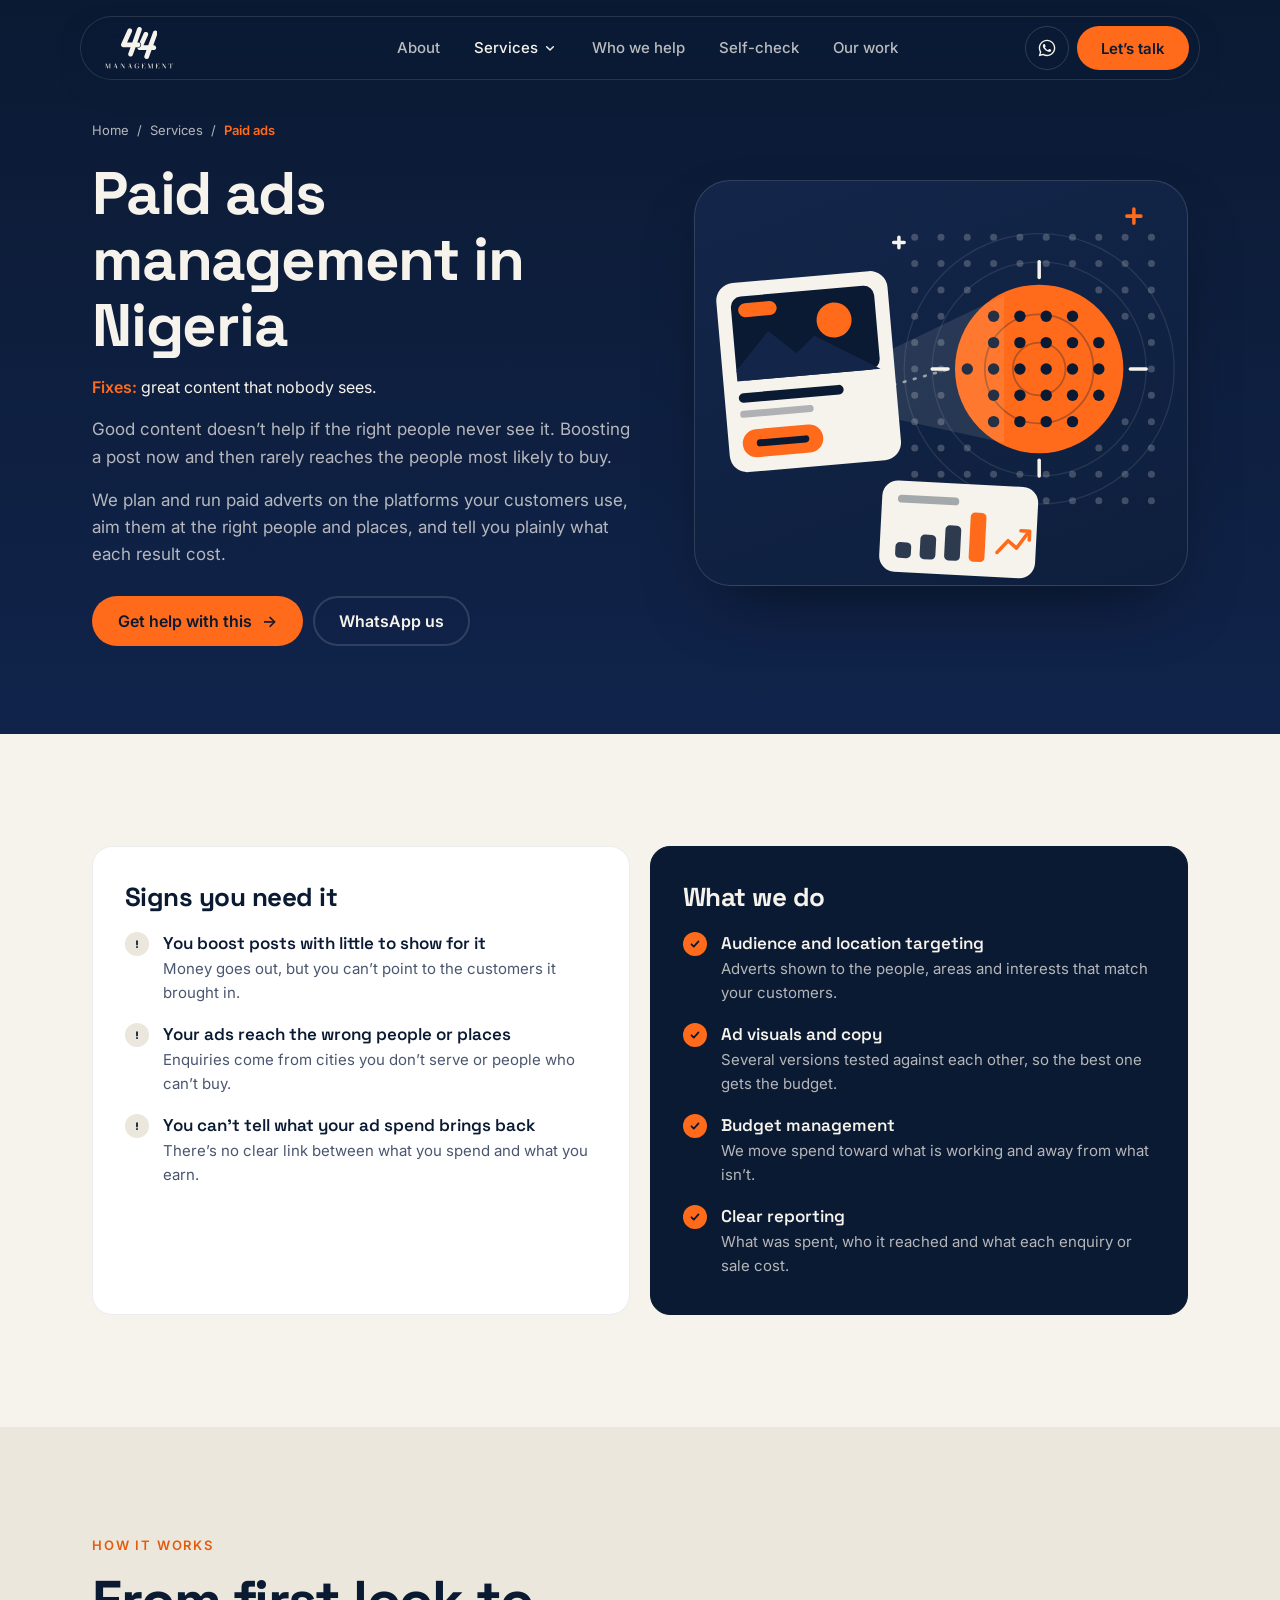
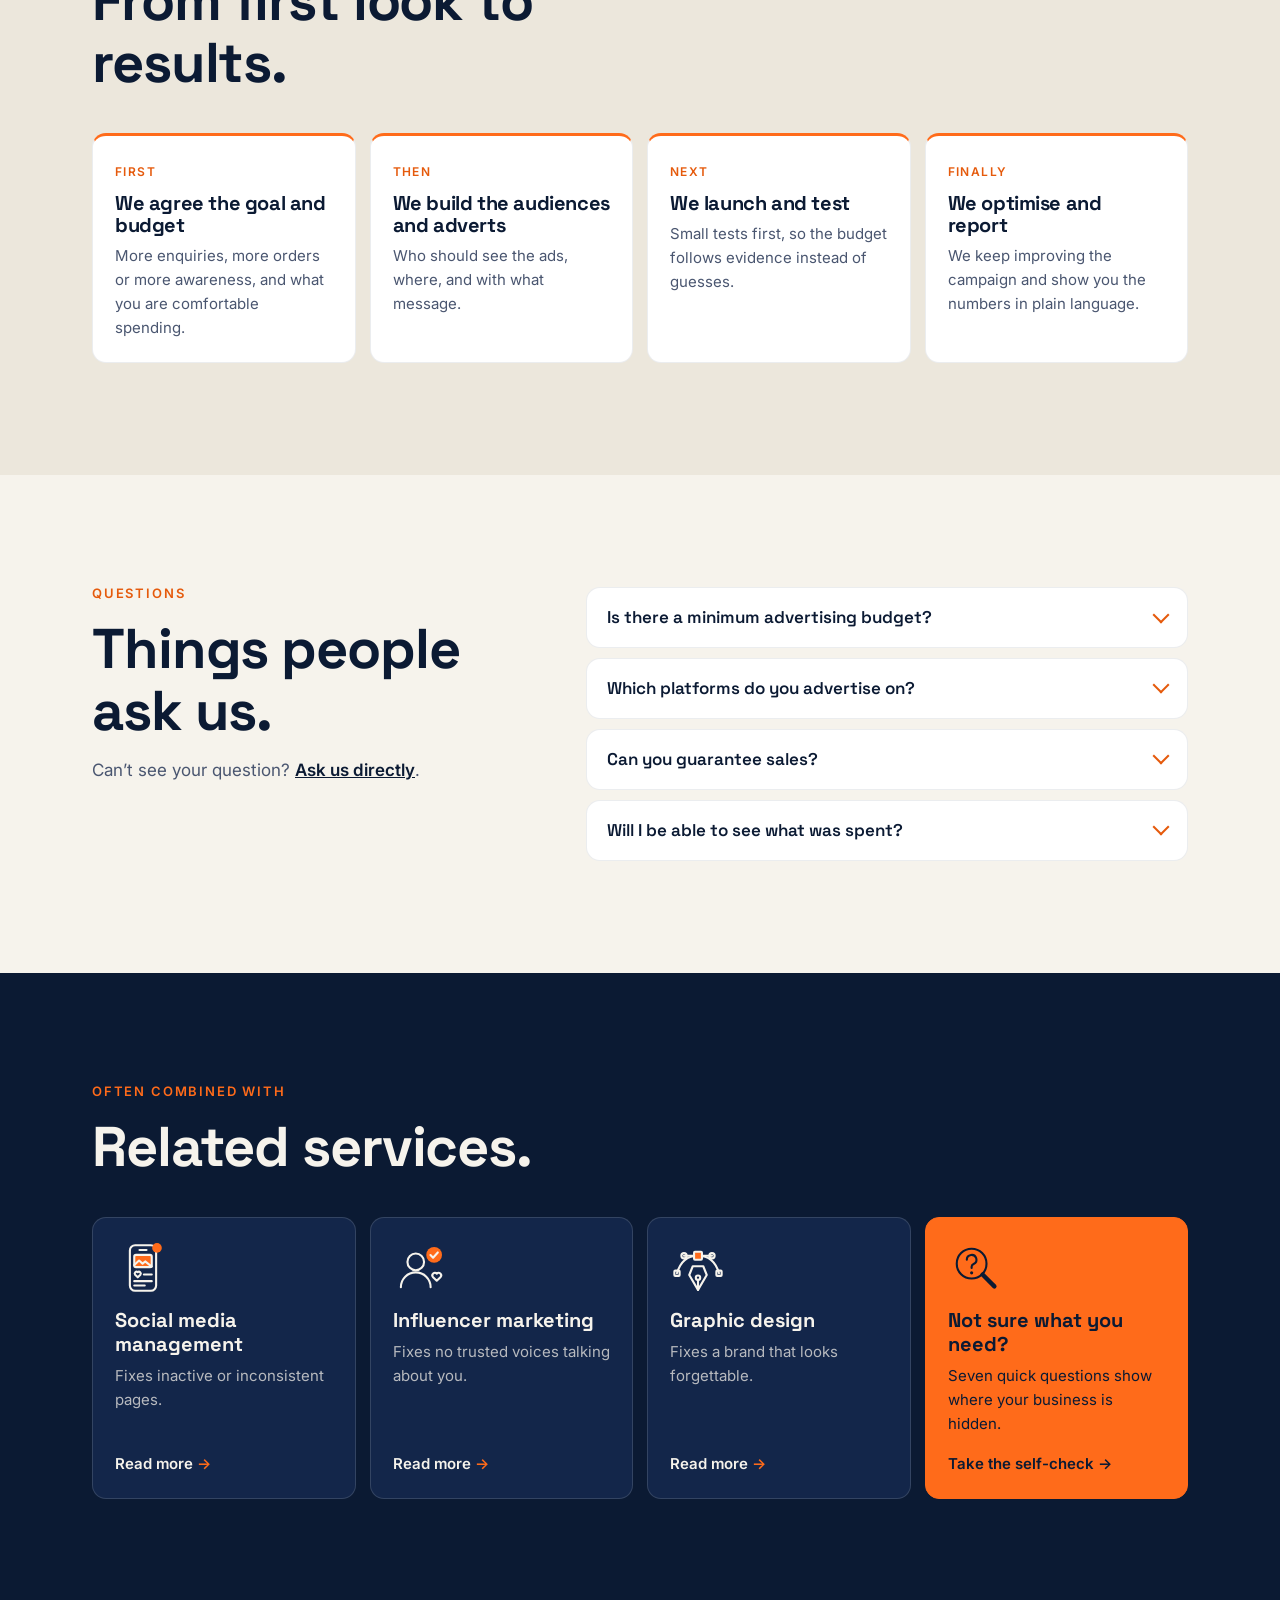
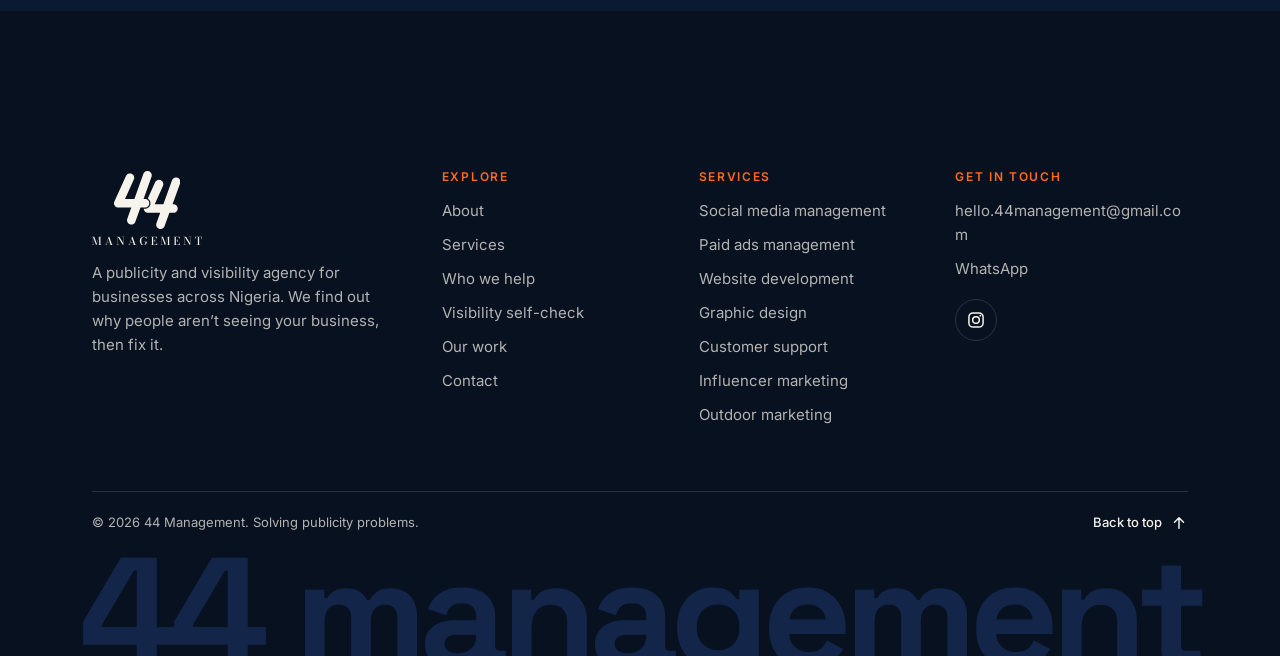
<file: services/media-buying/index.html>
<!doctype html>
<html lang="en">
<head>
  <meta charset="utf-8">
  <title>Paid Ads Management | 44 Management</title>
  <meta name="robots" content="noindex">
  <link rel="canonical" href="https://tycoontripper1.github.io/44-management/services/paid-ads-management/">
  <meta http-equiv="refresh" content="0; url=../paid-ads-management/">
</head>
<body>
  <p>This page has moved to <a href="../paid-ads-management/">Paid Ads Management</a>.</p>
  <script>location.replace("../paid-ads-management/" + location.search + location.hash);</script>
</body>
</html>
</file>
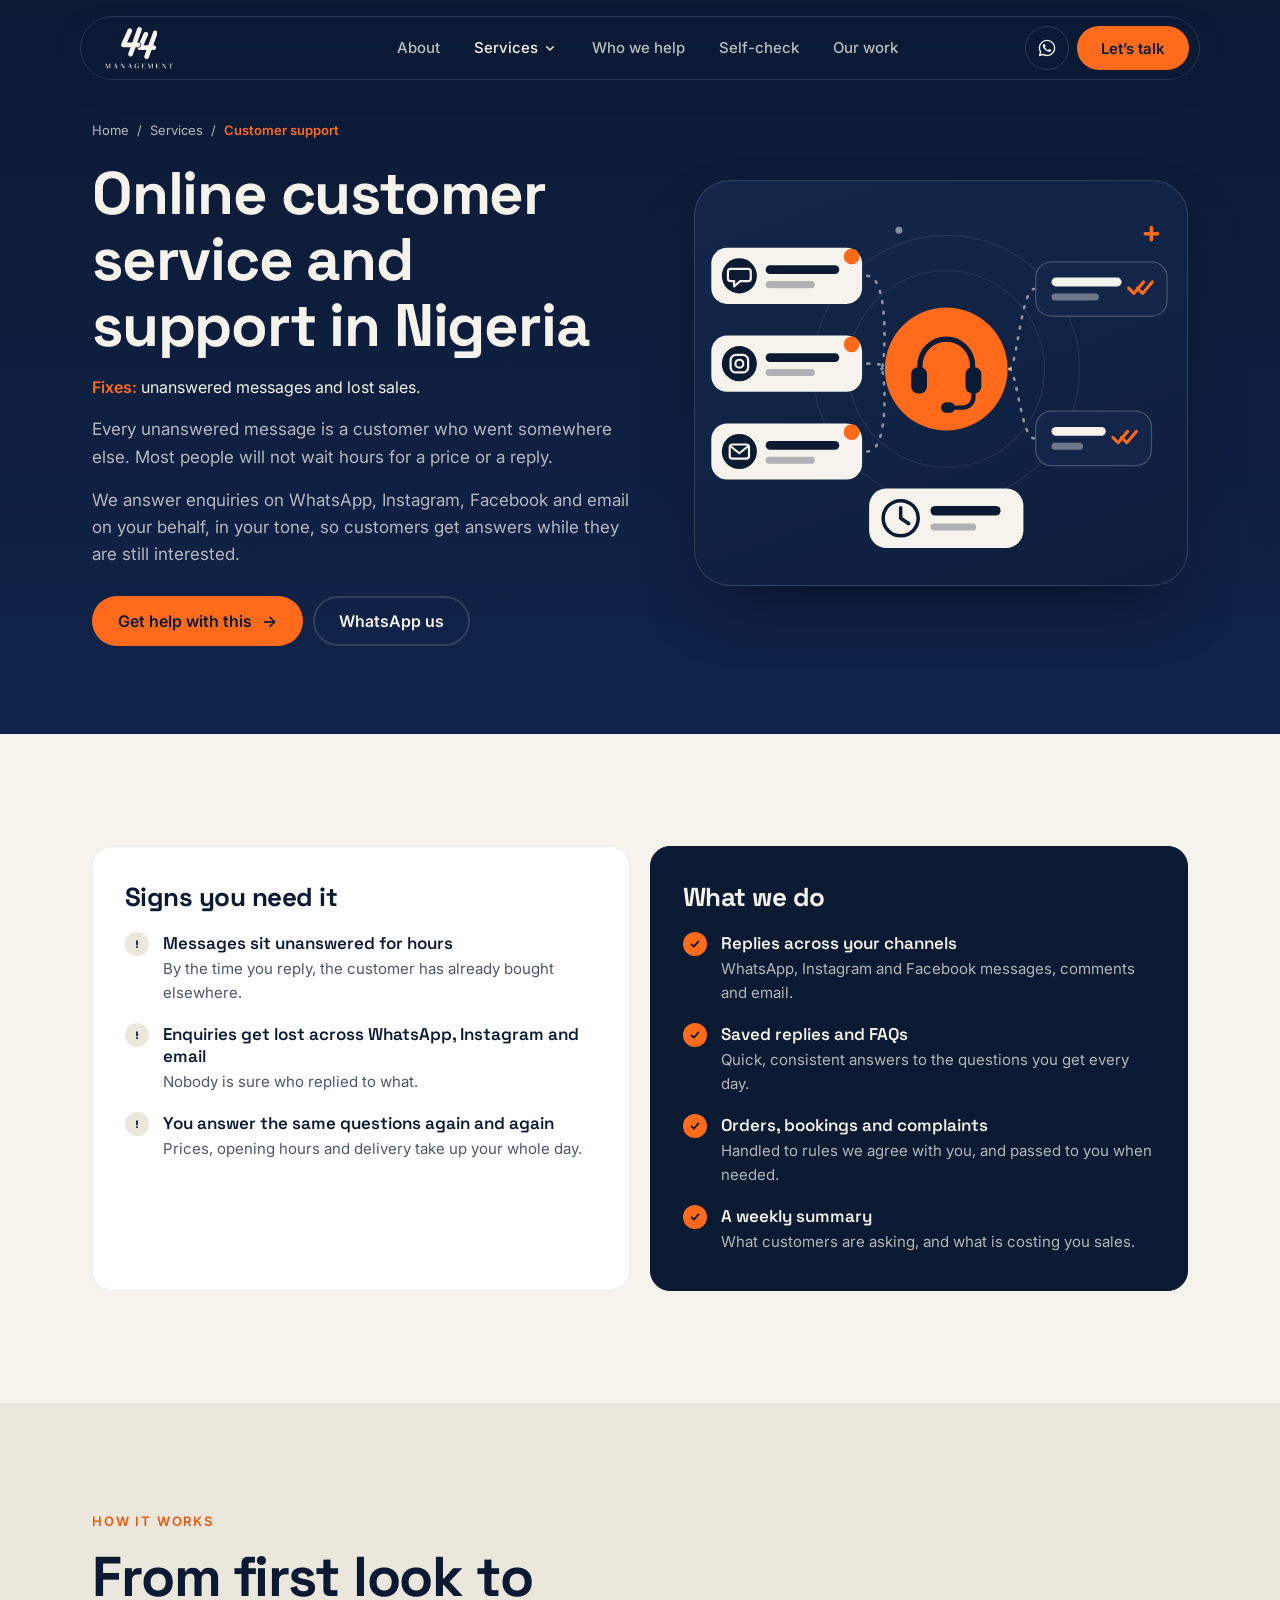
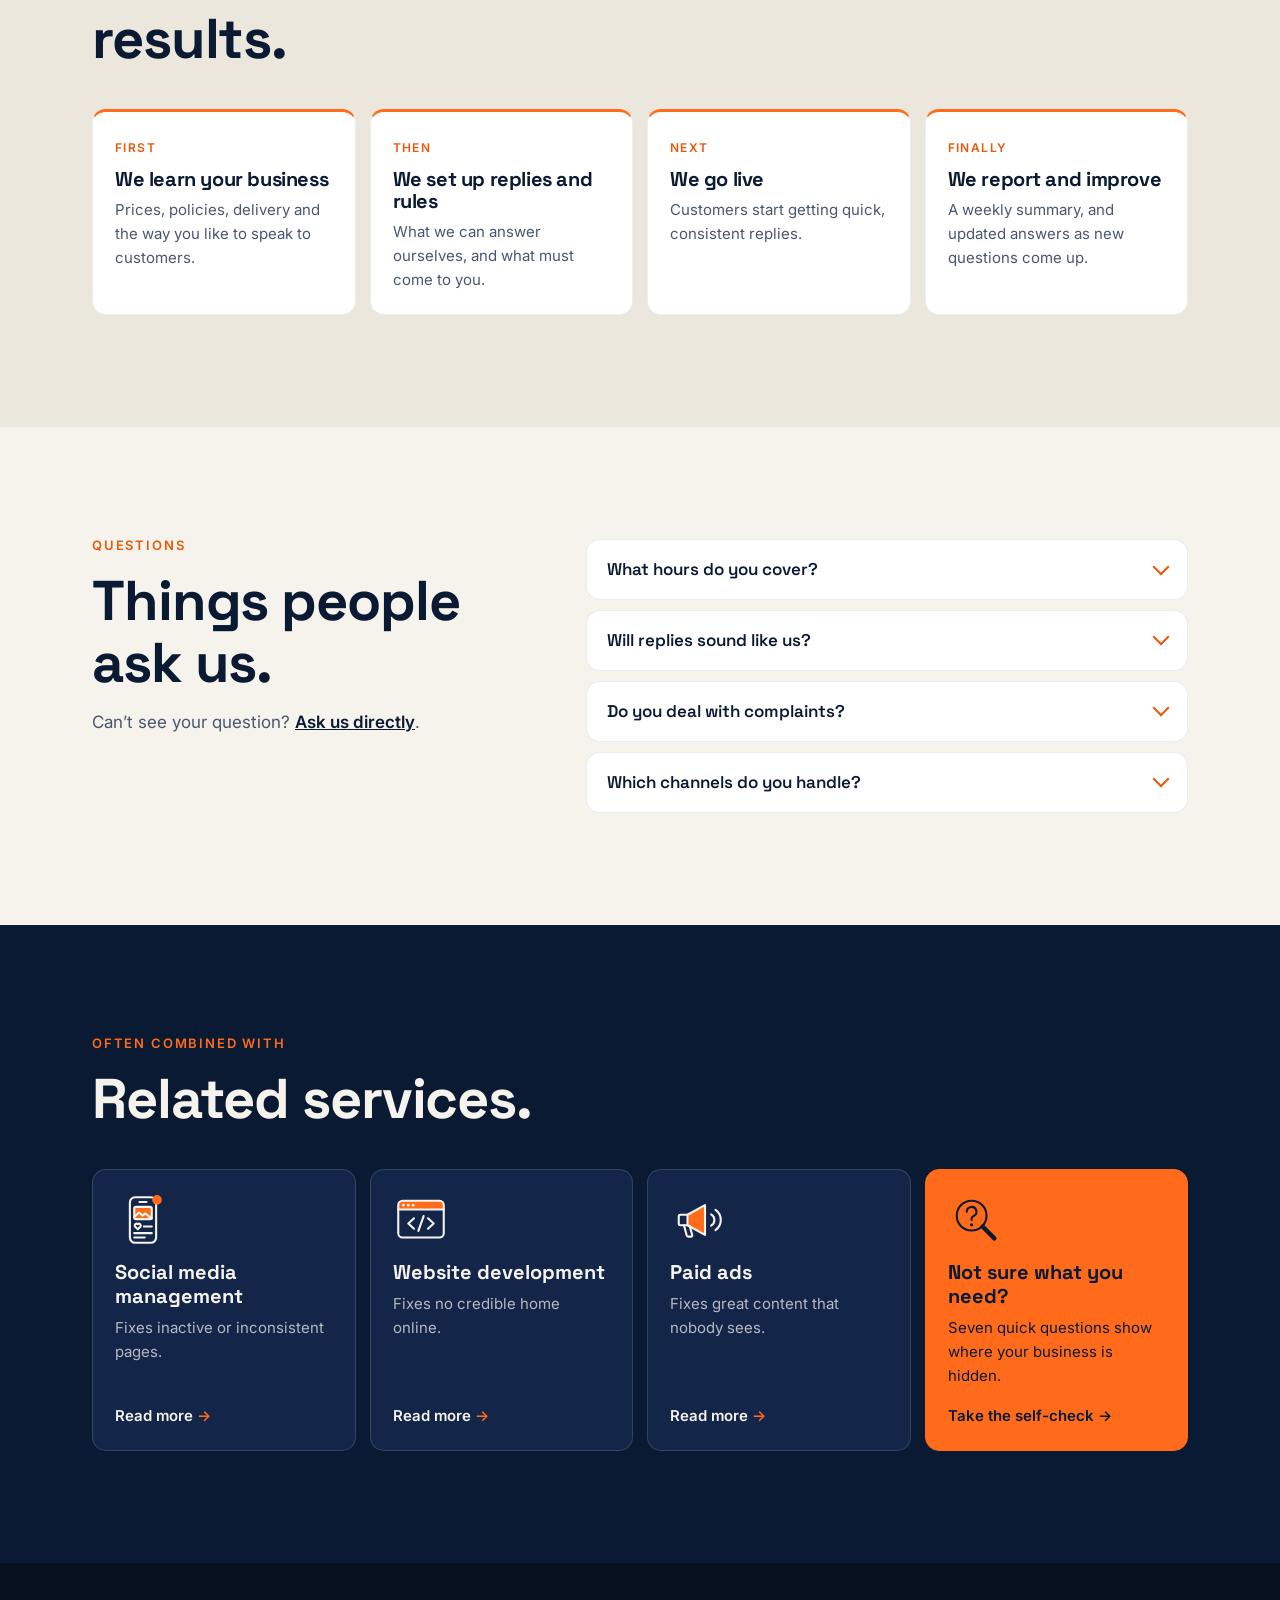
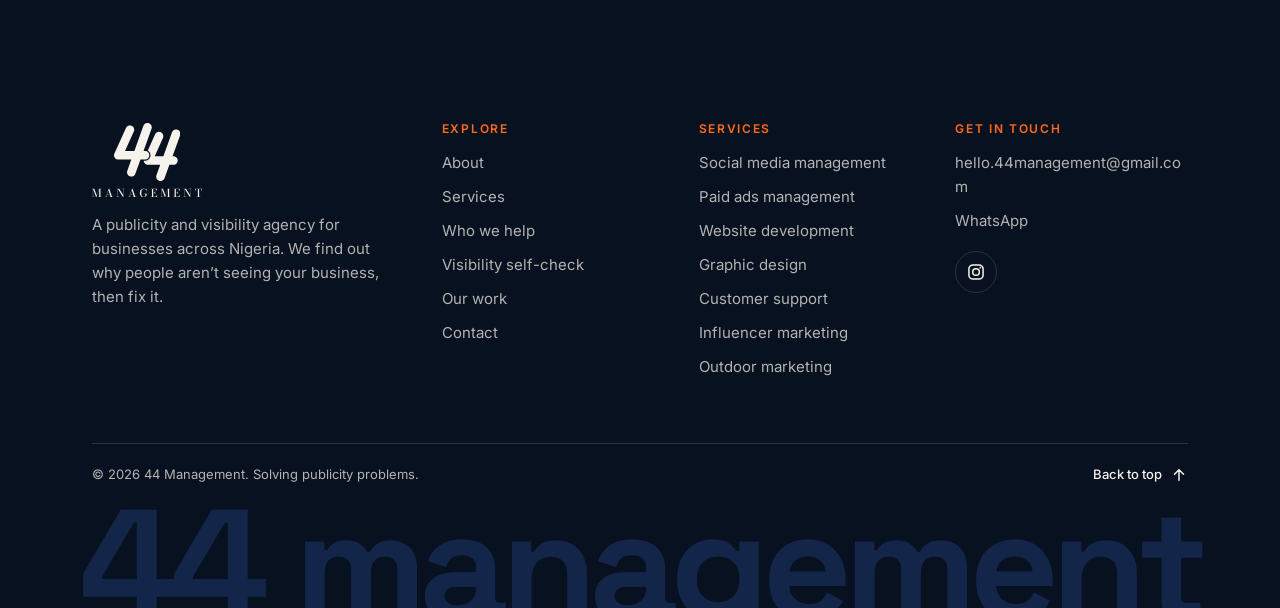
<file: services/online-customer-support/index.html>
<!DOCTYPE html>
<!-- GENERATED FILE: do not edit by hand. Edit content/services.json, then run: node build.js -->
<html lang="en-NG">
<head>
  <meta charset="UTF-8">
  <meta name="viewport" content="width=device-width, initial-scale=1">
  <title>Online Customer Service &amp; Support in Nigeria | 44 Management</title>
  <meta name="description" content="We answer your customers on WhatsApp, Instagram, Facebook and email, in your tone, so enquiries get a reply while people are still interested.">
  <meta name="robots" content="index, follow, max-image-preview:large">
  <link rel="canonical" href="https://tycoontripper1.github.io/44-management/services/online-customer-support/">
  <meta name="theme-color" content="#0B1A33">

  <meta property="og:type" content="website">
  <meta property="og:site_name" content="44 Management">
  <meta property="og:locale" content="en_NG">
  <meta property="og:url" content="https://tycoontripper1.github.io/44-management/services/online-customer-support/">
  <meta property="og:title" content="Online customer service and support in Nigeria">
  <meta property="og:description" content="We answer your customers on WhatsApp, Instagram, Facebook and email, in your tone, so enquiries get a reply while people are still interested.">
  <meta property="og:image" content="https://tycoontripper1.github.io/44-management/images/og-image.png">
  <meta property="og:image:width" content="1200">
  <meta property="og:image:height" content="630">
  <meta name="twitter:card" content="summary_large_image">
  <meta name="twitter:title" content="Online customer service and support in Nigeria">
  <meta name="twitter:description" content="We answer your customers on WhatsApp, Instagram, Facebook and email, in your tone, so enquiries get a reply while people are still interested.">
  <meta name="twitter:image" content="https://tycoontripper1.github.io/44-management/images/og-image.png">

  <link rel="icon" href="../../favicon.svg?v=2" type="image/svg+xml">
  <link rel="icon" href="../../images/icon-192.png?v=2" type="image/png" sizes="192x192">
  <link rel="apple-touch-icon" href="../../images/apple-touch-icon.png?v=2">
  <link rel="manifest" href="../../site.webmanifest">

  <script type="application/ld+json">
{
  "@context": "https://schema.org",
  "@graph": [
    {
      "@type": "Service",
      "@id": "https://tycoontripper1.github.io/44-management/services/online-customer-support/#service",
      "name": "Online Customer Service & Support",
      "serviceType": "Customer support",
      "description": "We answer your customers on WhatsApp, Instagram, Facebook and email, in your tone, so enquiries get a reply while people are still interested.",
      "url": "https://tycoontripper1.github.io/44-management/services/online-customer-support/",
      "provider": {
        "@id": "https://tycoontripper1.github.io/44-management/#business"
      },
      "areaServed": {
        "@type": "Country",
        "name": "Nigeria"
      }
    },
    {
      "@type": "BreadcrumbList",
      "itemListElement": [
        {
          "@type": "ListItem",
          "position": 1,
          "name": "Home",
          "item": "https://tycoontripper1.github.io/44-management/"
        },
        {
          "@type": "ListItem",
          "position": 2,
          "name": "Services",
          "item": "https://tycoontripper1.github.io/44-management/#services"
        },
        {
          "@type": "ListItem",
          "position": 3,
          "name": "Customer support",
          "item": "https://tycoontripper1.github.io/44-management/services/online-customer-support/"
        }
      ]
    },
    {
      "@type": "FAQPage",
      "mainEntity": [
        {
          "@type": "Question",
          "name": "What hours do you cover?",
          "acceptedAnswer": {
            "@type": "Answer",
            "text": "We agree cover hours with you, for example business hours, or the evenings and weekends when most of your messages arrive."
          }
        },
        {
          "@type": "Question",
          "name": "Will replies sound like us?",
          "acceptedAnswer": {
            "@type": "Answer",
            "text": "Yes. Replies come from your accounts in the tone we agree with you. Anything unusual is passed to you."
          }
        },
        {
          "@type": "Question",
          "name": "Do you deal with complaints?",
          "acceptedAnswer": {
            "@type": "Answer",
            "text": "Yes, following rules we agree in advance. Serious issues are escalated to you straight away."
          }
        },
        {
          "@type": "Question",
          "name": "Which channels do you handle?",
          "acceptedAnswer": {
            "@type": "Answer",
            "text": "WhatsApp, Instagram and Facebook messages and comments, and email."
          }
        }
      ]
    }
  ]
}
  </script>

  <link rel="preconnect" href="https://fonts.googleapis.com">
  <link rel="preconnect" href="https://fonts.gstatic.com" crossorigin>
  <link href="https://fonts.googleapis.com/css2?family=Space+Grotesk:wght@500;700&family=Inter:wght@400;500;600&display=swap" rel="stylesheet">
  <link rel="stylesheet" href="../../styles.css?v=57">
</head>
<body class="subpage" data-wa-message="Hi 44 Management, I’d like help with customer support.">
  <a class="skip-link" href="#main">Skip to content</a>
  <svg xmlns="http://www.w3.org/2000/svg" style="display:none">
    <symbol id="logo-mark" viewBox="0 0 114.47 99.99"><path d="M0.48 52.99L0.26 53.69L0.1 54.4L0.02 55.13L0 55.86L0.06 56.59L0.19 57.31L0.39 58.01L0.66 58.69L0.99 59.34L1.39 59.95L1.84 60.52L2.35 61.05L2.91 61.52L3.51 61.94L4.15 62.29L5.05 62.67L5.51 62.81L6.23 62.96L6.95 63.05L7.44 63.06L29.84 63.06L22.82 82.63L22.63 83.34L22.49 84.3L22.47 85.27L22.58 86.24L22.82 87.18L23.18 88.09L23.65 88.94L24.23 89.72L24.9 90.42L25.47 90.88L26.29 91.41L27.16 91.83L28.09 92.13L29.05 92.3L30.02 92.35L30.99 92.27L31.94 92.07L32.86 91.74L33.72 91.3L34.53 90.74L35.25 90.09L35.88 89.35L36.41 88.53L36.82 87.65L45.65 63.06L53.66 63.06L54.39 63L54.87 62.92L55.81 62.67L56.7 62.29L57.34 61.94L57.94 61.52L58.68 60.88L59.32 60.15L59.73 59.55L60.09 58.91L60.46 58.01L60.71 57.07L60.84 56.11L60.84 55.13L60.71 54.17L60.46 53.23L60.09 52.33L59.73 51.69L59.46 51.29L58.84 50.53L58.13 49.87L57.34 49.3L56.48 48.84L55.57 48.5L54.87 48.32L53.9 48.2L50.98 48.18L64.84 9.49L65.01 8.78L65.12 7.81L65.11 6.84L64.96 5.87L64.78 5.17L64.42 4.26L63.95 3.41L63.52 2.82L63.04 2.27L62.32 1.62L61.52 1.06L60.66 0.62L59.97 0.36L59.03 0.12L58.06 0.01L57.33 0.01L56.6 0.08L55.65 0.28L54.74 0.61L53.87 1.05L53.26 1.46L52.52 2.09L51.87 2.81L51.44 3.4L50.97 4.25L50.69 4.93L35.17 48.18L18.99 48.18L34.18 14.77L34.36 14.32L34.59 13.63L34.7 13.15L34.81 12.43L34.84 11.95L34.83 11.22L34.7 10.25L34.59 9.78L34.37 9.08L33.97 8.19L33.46 7.37L33 6.79L32.67 6.44L31.94 5.8L31.54 5.51L30.92 5.14L30.48 4.92L29.8 4.65L28.86 4.4L27.9 4.27L27.41 4.25L26.68 4.29L25.72 4.45L25.02 4.65L24.56 4.82L24.12 5.02L23.48 5.37L22.69 5.94L21.98 6.6L21.51 7.16L21.09 7.76L20.63 8.62ZM51.33 65.09L51.47 66.19L51.58 66.67L51.73 67.13L52 67.81L52.46 68.66L52.73 69.07L53.18 69.64L53.51 69.99L54.05 70.48L54.44 70.77L55.05 71.17L55.7 71.5L56.15 71.69L57.08 71.97L57.8 72.1L58.76 72.16L79.69 72.16L73.13 90.25L72.89 91.2L72.77 92.16L72.78 93.14L72.92 94.1L73.18 95.04L73.57 95.93L74.06 96.77L74.67 97.53L75.18 98.05L75.94 98.66L76.77 99.16L77.66 99.55L78.6 99.83L79.56 99.97L80.53 99.99L81.5 99.89L82.45 99.65L83.35 99.3L84.2 98.83L84.99 98.26L85.69 97.58L86.16 97.02L86.69 96.2L87.11 95.33L95.52 72.16L102.89 72.14L103.85 72.02L104.56 71.84L105.02 71.68L105.69 71.39L106.33 71.04L106.93 70.62L107.66 69.98L108.15 69.44L108.72 68.65L109.18 67.79L109.45 67.11L109.7 66.17L109.83 65.21L109.83 64.23L109.7 63.27L109.45 62.33L109.08 61.43L108.59 60.59L108 59.81L107.31 59.13L106.54 58.53L105.69 58.05L105.02 57.76L104.09 57.47L103.37 57.34L102.65 57.28L100.92 57.28L114.03 21.16L114.24 20.46L114.39 19.74L114.47 18.77L114.45 18.04L114.31 17.08L114.05 16.14L113.66 15.25L113.17 14.41L112.73 13.83L112.05 13.13L111.49 12.66L110.88 12.25L110.02 11.8L109.11 11.47L108.16 11.26L107.43 11.19L106.46 11.2L105.73 11.29L104.79 11.52L104.1 11.78L103.23 12.22L102.43 12.77L101.88 13.25L101.38 13.78L100.8 14.56L100.43 15.19L100.04 16.08L85.09 57.28L70.25 57.28L84.38 25.72L84.65 25.04L84.79 24.58L84.94 23.86L85.02 23.14L85.01 22.16L84.93 21.44L84.83 20.96L84.7 20.49L84.45 19.81L84.02 18.93L83.47 18.13L83.16 17.75L82.65 17.23L81.9 16.62L81.07 16.11L80.18 15.71L79.72 15.55L79.01 15.38L78.29 15.27L77.8 15.25L76.83 15.28L75.87 15.44L75.4 15.57L74.71 15.82L73.84 16.26L73.23 16.65L72.85 16.95L72.31 17.44L71.67 18.18L71.25 18.78L70.9 19.42L58.31 47.52L58.95 47.95L59.68 48.53L60.3 49.13L60.9 49.83L61.43 50.59L61.78 51.19L62.17 52.03L62.46 52.84L62.69 53.74L62.8 54.42L62.87 55.28L62.86 56.21L62.79 56.89L62.62 57.8L62.39 58.63L62.05 59.5L61.75 60.11L61.43 60.65L60.94 61.36L60.51 61.89L59.91 62.51L59.39 62.96L58.7 63.47L58.12 63.83L57.35 64.23L56.72 64.49L55.9 64.75L55.23 64.91L54.62 65.01L53.76 65.08Z"/></symbol>
    <symbol id="logo-word" viewBox="0 -0.6 179.5 14.8"><path d="M6.61 13.78 1.57 0H3.62L7.65 10.9L11.42 0H11.81L7.05 13.78ZM1.75 0V13.25H3.09V13.6H0.09V13.25H1.38V0.35H0V0ZM15 0V0.35H13.73V13.25H15V13.6H10.25V13.25H11.71V0ZM24.29 9.36V9H30.08V9.36ZM27.97 -0.26 32.65 13.25H34.06V13.6H28.53V13.25H30.31L26.81 2.41L23.03 13.25H24.95V13.6H20.96V13.25H22.62L27.37 -0.26ZM42.24 0V13.25H44.37V13.6H40.01V13.25H41.87V0.35H40.01V0ZM53.05 0V0.35H51.14V13.78H50.65L41.98 0H44.42L50.78 10.28V0.35H48.7V0ZM62.34 9.36V9H68.13V9.36ZM66.02 -0.26 70.7 13.25H72.11V13.6H66.57V13.25H68.36L64.85 2.41L61.07 13.25H63V13.6H59V13.25H60.67L65.42 -0.26ZM85.1 8.24H90.26V8.63H89.21V10.66Q88.95 11.1 88.53 11.63Q88.11 12.17 87.5 12.66Q86.89 13.15 86.05 13.47Q85.21 13.78 84.11 13.78Q82.18 13.78 80.83 12.89Q79.48 11.99 78.77 10.42Q78.06 8.84 78.06 6.8Q78.06 5.27 78.52 3.99Q78.99 2.71 79.83 1.78Q80.68 0.84 81.84 0.33Q82.99 -0.18 84.37 -0.18Q85.24 -0.18 86.03 0.12Q86.83 0.42 87.45 0.95L88.58 0H88.9V3.79H88.54Q88.47 3.01 88.13 2.37Q87.79 1.72 87.24 1.25Q86.7 0.77 86.01 0.51Q85.33 0.25 84.57 0.25Q83.44 0.25 82.65 0.8Q81.85 1.36 81.37 2.29Q80.89 3.23 80.67 4.4Q80.44 5.57 80.44 6.8Q80.44 8.03 80.61 9.21Q80.77 10.39 81.17 11.34Q81.58 12.3 82.29 12.86Q83 13.42 84.11 13.42Q84.87 13.42 85.4 13.17Q85.92 12.92 86.25 12.57Q86.57 12.21 86.76 11.86Q86.94 11.52 87.01 11.33V8.63H85.1ZM96.21 13.6V13.25H97.84V0.35H96.21V0H106.09V3.72H105.74Q105.7 2.75 105.38 1.99Q105.05 1.22 104.39 0.79Q103.72 0.35 102.66 0.35H99.88V13.25H102.47Q103.71 13.25 104.46 12.79Q105.2 12.34 105.54 11.51Q105.88 10.67 105.92 9.52H106.27V13.6ZM102.73 8.63Q102.69 8.02 102.43 7.6Q102.17 7.18 101.75 6.96Q101.33 6.74 100.81 6.74H99.44V6.39H100.81Q101.33 6.39 101.75 6.19Q102.17 5.99 102.43 5.59Q102.69 5.19 102.73 4.58H103.09V8.63ZM118.84 13.78 113.8 0H115.84L119.88 10.9L123.65 0H124.03L119.28 13.78ZM113.98 0V13.25H115.32V13.6H112.32V13.25H113.61V0.35H112.23V0ZM127.23 0V0.35H125.96V13.25H127.23V13.6H122.47V13.25H123.93V0ZM133.18 13.6V13.25H134.82V0.35H133.18V0H143.06V3.72H142.71Q142.67 2.75 142.35 1.99Q142.02 1.22 141.36 0.79Q140.69 0.35 139.63 0.35H136.85V13.25H139.44Q140.69 13.25 141.43 12.79Q142.17 12.34 142.51 11.51Q142.85 10.67 142.89 9.52H143.25V13.6ZM139.7 8.63Q139.67 8.02 139.41 7.6Q139.15 7.18 138.72 6.96Q138.3 6.74 137.78 6.74H136.41V6.39H137.78Q138.3 6.39 138.72 6.19Q139.15 5.99 139.41 5.59Q139.67 5.19 139.7 4.58H140.06V8.63ZM151.43 0V13.25H153.56V13.6H149.2V13.25H151.06V0.35H149.2V0ZM162.24 0V0.35H160.33V13.78H159.84L151.17 0H153.61L159.96 10.28V0.35H157.88V0ZM170.84 13.6V13.25H172.83V0.35H171.22Q170.44 0.35 169.94 0.62Q169.43 0.89 169.14 1.39Q168.85 1.89 168.72 2.59Q168.58 3.29 168.55 4.16H168.19V0H179.5V4.16H179.15Q179.12 3.29 178.98 2.59Q178.85 1.89 178.56 1.39Q178.26 0.89 177.76 0.62Q177.25 0.35 176.47 0.35H174.86V13.25H176.85V13.6Z"/></symbol>
    <!-- Services -->
    <symbol id="i-social" viewBox="0 0 64 64">
      <rect x="17" y="6" width="30" height="52" rx="6"/>
      <path d="M28 11.5h8"/>
      <rect x="22" y="17" width="20" height="14" rx="2" style="fill:#FF6B1A"/>
      <path d="M22 28.5l5.5-5 4 3.5 3-2.5 7.5 6"/>
      <path d="M26 42.6l-3-2.9a2.1 2.1 0 0 1 3-2.9 2.1 2.1 0 0 1 3 2.9z"/>
      <path d="M33 39.5h9M22 47h20M22 52h12"/>
      <circle cx="48" cy="9" r="5.5" style="fill:#FF6B1A;stroke:none"/>
    </symbol>
    <symbol id="i-megaphone" viewBox="0 0 64 64">
      <path d="M20 26l20-11v34L20 38z" style="fill:#FF6B1A;stroke:none"/>
      <path d="M12 26h8l20-11v34L20 38h-8a2 2 0 0 1-2-2v-8a2 2 0 0 1 2-2z"/>
      <path d="M20 26v12"/>
      <path d="M16 38l3 11.5a2 2 0 0 0 2 1.5h3a1.5 1.5 0 0 0 1.4-1.9L22.5 39"/>
      <path d="M47 25.5a7.5 7.5 0 0 1 0 13M52 20.5a14 14 0 0 1 0 23"/>
    </symbol>
    <symbol id="i-browser" viewBox="0 0 64 64">
      <path d="M11 10h42a5 5 0 0 1 5 5v5H6v-5a5 5 0 0 1 5-5z" style="fill:#FF6B1A;stroke:none"/>
      <rect x="6" y="10" width="52" height="42" rx="5"/>
      <path d="M6 20h52"/>
      <circle cx="12" cy="15" r="1.6" style="fill:currentColor;stroke:none"/>
      <circle cx="17.5" cy="15" r="1.6" style="fill:currentColor;stroke:none"/>
      <circle cx="23" cy="15" r="1.6" style="fill:currentColor;stroke:none"/>
      <path d="M24 30l-6.5 6 6.5 6M40 30l6.5 6-6.5 6M35 27.5l-6 17"/>
    </symbol>
    <symbol id="i-design" viewBox="0 0 64 64">
      <path d="M8 38C12 24 20 18 32 18s20 6 24 20"/>
      <path d="M16 18h32"/>
      <circle cx="16" cy="18" r="3"/>
      <circle cx="48" cy="18" r="3"/>
      <rect x="27.5" y="13.5" width="9" height="9" rx="1" style="fill:#FF6B1A"/>
      <rect x="5" y="35" width="6" height="6" rx="1"/>
      <rect x="53" y="35" width="6" height="6" rx="1"/>
      <path d="M26 30h12l4 10-10 17-10-17z"/>
      <path d="M32 57V46"/>
      <circle cx="32" cy="43" r="2.5"/>
    </symbol>
    <symbol id="i-support" viewBox="0 0 64 64">
      <path d="M14 35v-5a18 18 0 0 1 36 0v5"/>
      <rect x="9" y="32" width="10" height="16" rx="4" style="fill:#FF6B1A"/>
      <rect x="45" y="32" width="10" height="16" rx="4" style="fill:#FF6B1A"/>
      <path d="M50 48v1.5a7 7 0 0 1-7 7h-6"/>
      <rect x="28" y="53" width="9" height="7" rx="3.5"/>
      <path d="M25 24h14a3 3 0 0 1 3 3v6a3 3 0 0 1-3 3h-8l-5 4v-4h-1a3 3 0 0 1-3-3v-6a3 3 0 0 1 3-3z"/>
      <circle cx="27.5" cy="30" r="1.4" style="fill:currentColor;stroke:none"/>
      <circle cx="32" cy="30" r="1.4" style="fill:currentColor;stroke:none"/>
      <circle cx="36.5" cy="30" r="1.4" style="fill:currentColor;stroke:none"/>
    </symbol>
    <symbol id="i-creator" viewBox="0 0 64 64">
      <circle cx="26" cy="25" r="9.5"/>
      <path d="M9 54a17 17 0 0 1 34 0"/>
      <circle cx="47" cy="17" r="9" style="fill:#FF6B1A;stroke:none"/>
      <path d="M42.8 17.2l3 3 5.4-6"/>
      <path d="M50 46.5l-4.2-4a2.9 2.9 0 0 1 4.2-4 2.9 2.9 0 0 1 4.2 4z"/>
    </symbol>
    <symbol id="i-billboard" viewBox="0 0 64 64">
      <path d="M17 9V5M32 9V5M47 9V5M14.5 5h5M29.5 5h5M44.5 5h5"/>
      <rect x="6" y="9" width="52" height="29" rx="2" style="fill:#FF6B1A"/>
      <path d="M13 18h22M13 25h15M13 31h10"/>
      <circle cx="46" cy="23.5" r="6.5"/>
      <path d="M10 42h44M22 38v18M42 38v18M8 56h48"/>
    </symbol>
    <symbol id="i-question" viewBox="0 0 64 64">
      <circle cx="27" cy="27" r="17"/>
      <path d="M39.5 39.5L53 53" style="stroke-width:5"/>
      <path d="M21.5 22.5a5.5 5.5 0 1 1 7.8 5c-1.4.7-2.3 1.7-2.3 3.2V32"/>
      <circle cx="27" cy="37.5" r="1.8" style="fill:currentColor;stroke:none"/>
    </symbol>

    <!-- Approach -->
    <symbol id="i-search" viewBox="0 0 64 64">
      <circle cx="27" cy="27" r="16" style="fill:#FF6B1A"/>
      <path d="M27 19v10"/>
      <circle cx="27" cy="34.5" r="1.9" style="fill:currentColor;stroke:none"/>
      <path d="M38.5 38.5L54 54" style="stroke-width:6"/>
    </symbol>
    <symbol id="i-target" viewBox="0 0 64 64">
      <circle cx="28" cy="36" r="20"/>
      <circle cx="28" cy="36" r="12.5"/>
      <circle cx="28" cy="36" r="5.5" style="fill:#FF6B1A"/>
      <path d="M28 36L54 10"/>
      <path d="M50 7v7h7M45 12v7h7"/>
    </symbol>
    <symbol id="i-growth" viewBox="0 0 64 64">
      <path d="M9 8v46h47"/>
      <rect x="17" y="40" width="8" height="14" rx="1" style="fill:#FF6B1A"/>
      <rect x="30" y="32" width="8" height="22" rx="1" style="fill:#FF6B1A"/>
      <rect x="43" y="24" width="8" height="30" rx="1" style="fill:#FF6B1A"/>
      <path d="M14 30l12-10 8 5 16-15"/>
      <path d="M43 10h7v7"/>
    </symbol>

    <!-- Hero problem strip -->
    <symbol id="i-hidden" viewBox="0 0 64 64">
      <path d="M6 32c6-11 15-16 26-16s20 5 26 16c-6 11-15 16-26 16S12 43 6 32z"/>
      <circle cx="32" cy="32" r="9" style="fill:#FF6B1A"/>
      <circle cx="32" cy="32" r="3.5" style="fill:currentColor;stroke:none"/>
      <path d="M12 54L52 10"/>
    </symbol>
    <symbol id="i-clipboard" viewBox="0 0 64 64">
      <rect x="13" y="10" width="38" height="48" rx="5"/>
      <rect x="23" y="5" width="18" height="10" rx="3" style="fill:#FF6B1A"/>
      <path d="M20 27l3 3 6-6M34 27h11M20 39l3 3 6-6M34 39h11M34 51h8"/>
      <rect x="20" y="47.5" width="7" height="7" rx="1.5"/>
    </symbol>
    <symbol id="i-bulb" viewBox="0 0 64 64">
      <path d="M32 8a16 16 0 0 0-9 29.2c1.4 1 2 2.5 2 4.1V44h14v-2.7c0-1.6.6-3.1 2-4.1A16 16 0 0 0 32 8z" style="fill:#FF6B1A"/>
      <path d="M29 44v-7l3-3 3 3v7"/>
      <path d="M25 49h14M27 54h10"/>
      <path d="M5 24h4M55 24h4M11 7l3 3M53 7l-3 3"/>
    </symbol>

    <!-- Who we help -->
    <symbol id="i-food" viewBox="0 0 64 64">
      <circle cx="32" cy="32" r="14" style="fill:#FF6B1A"/>
      <circle cx="32" cy="32" r="8"/>
      <path d="M7 10v11a4.5 4.5 0 0 0 9 0V10M11.5 10v44"/>
      <path d="M55 10c-6 5-6 15 0 19v25"/>
    </symbol>
    <symbol id="i-rocket" viewBox="0 0 64 64">
      <path d="M27 44c0 6 5 12 5 12s5-6 5-12z" style="fill:#FF6B1A"/>
      <path d="M32 6c9 7 12 19 9 34H23c-3-15 0-27 9-34z"/>
      <circle cx="32" cy="22" r="5" style="fill:#FF6B1A"/>
      <path d="M23 31l-8 9v8l9-4M41 31l8 9v8l-9-4"/>
    </symbol>
    <symbol id="i-hanger" viewBox="0 0 64 64">
      <path d="M27.5 15.5a4.5 4.5 0 1 1 6.2 4.2c-1 .4-1.7 1.3-1.7 2.4V25"/>
      <path d="M32 25L7.3 43.6A2 2 0 0 0 8.5 47.2h47a2 2 0 0 0 1.2-3.6z" style="fill:#FF6B1A"/>
    </symbol>
    <symbol id="i-person" viewBox="0 0 64 64">
      <circle cx="32" cy="32" r="24" style="fill:#FF6B1A"/>
      <circle cx="32" cy="26" r="8"/>
      <path d="M16.7 50.5a15.5 15.5 0 0 1 30.6 0"/>
    </symbol>
    <symbol id="i-bell" viewBox="0 0 64 64">
      <path d="M12 44a20 20 0 0 1 40 0z" style="fill:#FF6B1A"/>
      <path d="M32 24v-4M27 20h10"/>
      <rect x="7" y="44" width="50" height="7" rx="2"/>
    </symbol>
    <symbol id="i-plus" viewBox="0 0 64 64">
      <circle cx="32" cy="32" r="22" stroke-dasharray="5 5.5"/>
      <path d="M32 22v20M22 32h20"/>
    </symbol>

    <!-- Contact -->
    <!-- Ways of working -->
    <symbol id="i-calendar" viewBox="0 0 64 64">
      <path d="M13 12h38a5 5 0 0 1 5 5v7H8v-7a5 5 0 0 1 5-5z" style="fill:#FF6B1A;stroke:none"/>
      <rect x="8" y="12" width="48" height="44" rx="5"/>
      <path d="M8 24h48M20 6v10M44 6v10"/>
      <circle cx="18" cy="34" r="1.8" style="fill:currentColor;stroke:none"/>
      <circle cx="28" cy="34" r="1.8" style="fill:currentColor;stroke:none"/>
      <circle cx="38" cy="34" r="1.8" style="fill:currentColor;stroke:none"/>
      <circle cx="48" cy="34" r="1.8" style="fill:currentColor;stroke:none"/>
      <circle cx="18" cy="45" r="1.8" style="fill:currentColor;stroke:none"/>
      <circle cx="28" cy="45" r="1.8" style="fill:currentColor;stroke:none"/>
      <circle cx="40" cy="45" r="6" style="fill:#FF6B1A"/>
      <path d="M37.5 45l2 2 3.5-4" style="stroke:#0B1A33;stroke-width:2.4"/>
    </symbol>
    <symbol id="i-box" viewBox="0 0 64 64">
      <path d="M10 21l22-10 22 10-22 10z" style="fill:#FF6B1A"/>
      <path d="M10 21v24l22 11 22-11V21"/>
      <path d="M32 31v25"/>
      <path d="M21 16l22 10v8"/>
    </symbol>
    <symbol id="i-mail" viewBox="0 0 64 64">
      <path d="M8 16h48L32 35z" style="fill:#FF6B1A;stroke:none"/>
      <rect x="6" y="14" width="52" height="36" rx="5"/>
      <path d="M8 17l24 18 24-18M8 48l17-15M56 48L39 33"/>
    </symbol>
  </svg>
  <header class="site-header" id="top">
    <div class="header-pill">
      <a href="../../" class="logo" aria-label="44 Management, back to top">
        <svg class="logo-mark" viewBox="0 0 114.47 99.99" aria-hidden="true"><use href="#logo-mark"/></svg>
        <svg class="logo-word" viewBox="0 -0.6 179.5 14.8" aria-hidden="true"><use href="#logo-word"/></svg>
      </a>

      <nav class="site-nav" aria-label="Main">
        <span class="nav-indicator" aria-hidden="true"></span>
        <a href="../../#about">About</a>
        <a href="../../#services" aria-current="true" class="nav-dd-trigger" aria-haspopup="true" aria-expanded="false" aria-controls="nav-dd">Services<svg class="nav-dd-chevron" viewBox="0 0 24 24" aria-hidden="true"><path d="M7 10l5 5 5-5"/></svg></a>
        <a href="../../#who-we-help">Who we help</a>
        <a href="../../#diagnose">Self-check</a>
        <a href="../../#work">Our work</a>
      </nav>

      <div class="header-actions">
        <a class="header-wa" data-whatsapp href="#" target="_blank" rel="noopener" aria-label="Chat with us on WhatsApp" title="Chat on WhatsApp"><svg viewBox="0 0 24 24" aria-hidden="true"><path fill="currentColor" d="M12.04 2C6.58 2 2.13 6.45 2.13 11.91c0 1.75.46 3.45 1.32 4.95L2.05 22l5.25-1.38c1.45.79 3.08 1.21 4.74 1.21 5.46 0 9.91-4.45 9.91-9.91C21.95 6.45 17.5 2 12.04 2Zm0 18.15c-1.48 0-2.93-.4-4.2-1.15l-.3-.18-3.12.82.83-3.04-.2-.31a8.2 8.2 0 0 1-1.26-4.38c0-4.54 3.7-8.24 8.25-8.24 4.54 0 8.24 3.7 8.24 8.24 0 4.55-3.7 8.24-8.24 8.24Zm4.52-6.16c-.25-.12-1.47-.72-1.69-.81-.23-.08-.39-.12-.56.12-.17.25-.64.81-.78.97-.14.17-.29.19-.54.06-.25-.12-1.05-.39-1.99-1.23-.74-.66-1.23-1.47-1.38-1.72-.14-.25-.02-.38.11-.51.11-.11.25-.29.37-.43.12-.14.17-.25.25-.41.08-.17.04-.31-.02-.43-.06-.12-.56-1.34-.76-1.84-.2-.48-.41-.42-.56-.43h-.48c-.17 0-.43.06-.66.31-.23.25-.87.85-.87 2.07 0 1.22.89 2.4 1.01 2.56.12.17 1.75 2.67 4.23 3.74.59.26 1.05.41 1.41.52.59.19 1.13.16 1.56.1.48-.07 1.47-.6 1.67-1.18.21-.58.21-1.07.14-1.18-.06-.1-.22-.16-.47-.28Z"/></svg></a>
        <a href="../../#contact" class="btn btn-primary btn-sm header-cta">Let’s talk</a>
        <button class="nav-toggle" type="button" aria-expanded="false" aria-controls="mobile-menu">
          <span class="sr-only">Open menu</span>
          <span class="nav-toggle-bar"></span>
          <span class="nav-toggle-bar"></span>
        </button>
      </div>
      <span class="pill-progress" aria-hidden="true"><span></span></span>
    </div>
    <div class="nav-dd" id="nav-dd" role="region" aria-label="Services menu" data-prebuilt><div class="nav-dd-main"><p class="nav-dd-title">Services</p><ul class="nav-dd-list"><li><a href="../../services/social-media-management/"><span class="nav-dd-icon"><svg class="ill" aria-hidden="true"><use href="#i-social"/></svg></span><span class="nav-dd-text"><strong>Social Media Management</strong><span>Fixes inactive or inconsistent pages</span></span></a></li><li><a href="../../services/paid-ads-management/"><span class="nav-dd-icon"><svg class="ill" aria-hidden="true"><use href="#i-megaphone"/></svg></span><span class="nav-dd-text"><strong>Paid Ads Management</strong><span>Fixes great content that nobody sees</span></span></a></li><li><a href="../../services/website-development/"><span class="nav-dd-icon"><svg class="ill" aria-hidden="true"><use href="#i-browser"/></svg></span><span class="nav-dd-text"><strong>Website Development</strong><span>Fixes no credible home online</span></span></a></li><li><a href="../../services/graphic-design/"><span class="nav-dd-icon"><svg class="ill" aria-hidden="true"><use href="#i-design"/></svg></span><span class="nav-dd-text"><strong>Graphic Design</strong><span>Fixes a brand that looks forgettable</span></span></a></li><li><a href="../../services/online-customer-support/"><span class="nav-dd-icon"><svg class="ill" aria-hidden="true"><use href="#i-support"/></svg></span><span class="nav-dd-text"><strong>Online Customer Service &amp; Support</strong><span>Fixes unanswered messages and lost sales</span></span></a></li><li><a href="../../services/influencer-marketing/"><span class="nav-dd-icon"><svg class="ill" aria-hidden="true"><use href="#i-creator"/></svg></span><span class="nav-dd-text"><strong>Influencer Marketing</strong><span>Fixes no trusted voices talking about you</span></span></a></li><li><a href="../../services/outdoor-marketing/"><span class="nav-dd-icon"><svg class="ill" aria-hidden="true"><use href="#i-billboard"/></svg></span><span class="nav-dd-text"><strong>Outdoor Marketing</strong><span>Fixes invisible in your own neighbourhood</span></span></a></li></ul><a class="nav-dd-all" href="../../#services">See all services <span aria-hidden="true">→</span></a></div><div class="nav-dd-side"><p class="nav-dd-title">Popular combinations</p><ul class="nav-dd-bundles"><li><a href="../../?need=Graphic%20Design&interest=Launch%20kit%20(Graphic%20Design%2C%20Social%20Media%20Management%2C%20Paid%20Ads)#contact-form"><strong>Launch kit</strong><span>Graphic Design · Social Media Management · Paid Ads</span></a></li><li><a href="../../?need=Outdoor%20Marketing&interest=Get%20found%20locally%20(Social%20Media%20Management%2C%20Outdoor%20Marketing%2C%20Customer%20Support)#contact-form"><strong>Get found locally</strong><span>Social Media Management · Outdoor Marketing · Customer Support</span></a></li><li><a href="../../?need=Influencer%20Marketing&interest=Creator%20push%20(Influencer%20Marketing%2C%20Paid%20Ads%2C%20Graphic%20Design)#contact-form"><strong>Creator push</strong><span>Influencer Marketing · Paid Ads · Graphic Design</span></a></li></ul><a class="nav-dd-check" href="../../#diagnose"><svg class="ill" aria-hidden="true"><use href="#i-question"/></svg><span><strong>Not sure what you need?</strong><span>Take the 1-minute self-check →</span></span></a></div></div>
  </header>

  <div class="menu-overlay" id="mobile-menu" role="dialog" aria-modal="true" aria-label="Menu" aria-hidden="true">
    <div class="menu-top">
      <a href="../../" class="logo" aria-label="44 Management, back to top">
        <svg class="logo-mark" viewBox="0 0 114.47 99.99" aria-hidden="true"><use href="#logo-mark"/></svg>
        <svg class="logo-word" viewBox="0 -0.6 179.5 14.8" aria-hidden="true"><use href="#logo-word"/></svg>
      </a>
      <button class="menu-close" type="button" aria-label="Close menu">
        <svg viewBox="0 0 24 24" aria-hidden="true"><path d="M6 6l12 12M18 6L6 18"/></svg>
      </button>
    </div>
    <nav class="menu-links" aria-label="Mobile">
      <a href="../../#about" style="--i:0"><span>About</span><svg class="menu-arrow" viewBox="0 0 24 24" aria-hidden="true"><path d="M5 12h14M13 6l6 6-6 6"/></svg></a>
      <a href="../../#services" style="--i:1"><span>Services</span><svg class="menu-arrow" viewBox="0 0 24 24" aria-hidden="true"><path d="M5 12h14M13 6l6 6-6 6"/></svg></a>
      <a href="../../#who-we-help" style="--i:2"><span>Who we help</span><svg class="menu-arrow" viewBox="0 0 24 24" aria-hidden="true"><path d="M5 12h14M13 6l6 6-6 6"/></svg></a>
      <a href="../../#diagnose" style="--i:3"><span>Self-check</span><svg class="menu-arrow" viewBox="0 0 24 24" aria-hidden="true"><path d="M5 12h14M13 6l6 6-6 6"/></svg></a>
      <a href="../../#work" style="--i:4"><span>Our work</span><svg class="menu-arrow" viewBox="0 0 24 24" aria-hidden="true"><path d="M5 12h14M13 6l6 6-6 6"/></svg></a>
    </nav>
    <div class="menu-foot">
      <a href="../../#contact" class="btn btn-primary btn-block">Let’s work together</a>
      <div class="menu-contacts">
        <a data-whatsapp href="#" target="_blank" rel="noopener">
          <svg aria-hidden="true" viewBox="0 0 24 24" width="20" height="20"><path fill="currentColor" d="M12.04 2C6.58 2 2.13 6.45 2.13 11.91c0 1.75.46 3.45 1.32 4.95L2.05 22l5.25-1.38c1.45.79 3.08 1.21 4.74 1.21 5.46 0 9.91-4.45 9.91-9.91C21.95 6.45 17.5 2 12.04 2Zm0 18.15c-1.48 0-2.93-.4-4.2-1.15l-.3-.18-3.12.82.83-3.04-.2-.31a8.2 8.2 0 0 1-1.26-4.38c0-4.54 3.7-8.24 8.25-8.24 4.54 0 8.24 3.7 8.24 8.24 0 4.55-3.7 8.24-8.24 8.24Zm4.52-6.16c-.25-.12-1.47-.72-1.69-.81-.23-.08-.39-.12-.56.12-.17.25-.64.81-.78.97-.14.17-.29.19-.54.06-.25-.12-1.05-.39-1.99-1.23-.74-.66-1.23-1.47-1.38-1.72-.14-.25-.02-.38.11-.51.11-.11.25-.29.37-.43.12-.14.17-.25.25-.41.08-.17.04-.31-.02-.43-.06-.12-.56-1.34-.76-1.84-.2-.48-.41-.42-.56-.43h-.48c-.17 0-.43.06-.66.31-.23.25-.87.85-.87 2.07 0 1.22.89 2.4 1.01 2.56.12.17 1.75 2.67 4.23 3.74.59.26 1.05.41 1.41.52.59.19 1.13.16 1.56.1.48-.07 1.47-.6 1.67-1.18.21-.58.21-1.07.14-1.18-.06-.1-.22-.16-.47-.28Z"/></svg>
          WhatsApp
        </a>
        <a data-email-link href="#">
          <svg class="ill" aria-hidden="true"><use href="#i-mail"/></svg>
          Email us
        </a>
      </div>
      <p class="menu-tagline">Solving publicity problems.</p>
    </div>
  </div>


  <main id="main">
    <section class="page-hero">
      <div class="container page-hero-grid">
        <div class="page-hero-text">
          <nav class="crumbs" aria-label="Breadcrumb">
            <a href="../../">Home</a><span aria-hidden="true">/</span>
            <a href="../../#services">Services</a><span aria-hidden="true">/</span>
            <span aria-current="page">Customer support</span>
          </nav>
          <h1>Online customer service and support in Nigeria</h1>
          <p class="page-fixes"><span>Fixes:</span> unanswered messages and lost sales.</p>
          <p class="page-intro">Every unanswered message is a customer who went somewhere else. Most people will not wait hours for a price or a reply.</p>
          <p class="page-intro">We answer enquiries on WhatsApp, Instagram, Facebook and email on your behalf, in your tone, so customers get answers while they are still interested.</p>
          <div class="page-ctas">
            <a class="btn btn-primary" href="../../?need=Online%20Customer%20Service%20%2F%20Support&from=Customer%20support#contact-form">Get help with this <span aria-hidden="true">→</span></a>
            <a class="btn btn-ghost" data-whatsapp href="#" target="_blank" rel="noopener">WhatsApp us</a>
          </div>
        </div>
        <div class="page-hero-art"><img src="../../images/services/online-customer-support.svg?v=57" alt="Illustration: messages from three channels flowing into a headset and leaving as answered replies, with a quick reply time." width="560" height="460" decoding="async"></div>
      </div>
    </section>

    <section class="section">
      <div class="container page-cols">
        <div class="page-card">
          <h2>Signs you need it</h2>
          <ul class="page-list page-list-signs">
            <li><strong>Messages sit unanswered for hours</strong><span>By the time you reply, the customer has already bought elsewhere.</span></li>
            <li><strong>Enquiries get lost across WhatsApp, Instagram and email</strong><span>Nobody is sure who replied to what.</span></li>
            <li><strong>You answer the same questions again and again</strong><span>Prices, opening hours and delivery take up your whole day.</span></li>
          </ul>
        </div>
        <div class="page-card page-card-dark">
          <h2>What we do</h2>
          <ul class="page-list page-list-does">
            <li><strong>Replies across your channels</strong><span>WhatsApp, Instagram and Facebook messages, comments and email.</span></li>
            <li><strong>Saved replies and FAQs</strong><span>Quick, consistent answers to the questions you get every day.</span></li>
            <li><strong>Orders, bookings and complaints</strong><span>Handled to rules we agree with you, and passed to you when needed.</span></li>
            <li><strong>A weekly summary</strong><span>What customers are asking, and what is costing you sales.</span></li>
          </ul>
        </div>
      </div>
    </section>

    <section class="section section-tint">
      <div class="container">
        <p class="eyebrow eyebrow-dark">How it works</p>
        <h2 class="section-title">From first look to results.</h2>
        <ol class="page-steps">
          <li><span class="page-step-label">First</span><h3>We learn your business</h3><p>Prices, policies, delivery and the way you like to speak to customers.</p></li>
          <li><span class="page-step-label">Then</span><h3>We set up replies and rules</h3><p>What we can answer ourselves, and what must come to you.</p></li>
          <li><span class="page-step-label">Next</span><h3>We go live</h3><p>Customers start getting quick, consistent replies.</p></li>
          <li><span class="page-step-label">Finally</span><h3>We report and improve</h3><p>A weekly summary, and updated answers as new questions come up.</p></li>
        </ol>
      </div>
    </section>

    <section class="section">
      <div class="container page-faq">
        <div>
          <p class="eyebrow eyebrow-dark">Questions</p>
          <h2 class="section-title">Things people ask us.</h2>
          <p class="section-lead section-lead-dark">Can’t see your question? <a href="../../?need=Online%20Customer%20Service%20%2F%20Support&from=Customer%20support#contact-form">Ask us directly</a>.</p>
        </div>
        <div class="faq-list">
          <details class="faq"><summary>What hours do you cover?</summary><p>We agree cover hours with you, for example business hours, or the evenings and weekends when most of your messages arrive.</p></details>
          <details class="faq"><summary>Will replies sound like us?</summary><p>Yes. Replies come from your accounts in the tone we agree with you. Anything unusual is passed to you.</p></details>
          <details class="faq"><summary>Do you deal with complaints?</summary><p>Yes, following rules we agree in advance. Serious issues are escalated to you straight away.</p></details>
          <details class="faq"><summary>Which channels do you handle?</summary><p>WhatsApp, Instagram and Facebook messages and comments, and email.</p></details>
        </div>
      </div>
    </section>

    <section class="section section-navy">
      <div class="container">
        <p class="eyebrow">Often combined with</p>
        <h2 class="section-title">Related services.</h2>
        <div class="page-related">
          <a class="page-related-card" href="../../services/social-media-management/"><svg class="ill" aria-hidden="true"><use href="#i-social"/></svg><strong>Social media management</strong><span>Fixes inactive or inconsistent pages.</span><em>Read more <span aria-hidden="true">→</span></em></a>
          <a class="page-related-card" href="../../services/website-development/"><svg class="ill" aria-hidden="true"><use href="#i-browser"/></svg><strong>Website development</strong><span>Fixes no credible home online.</span><em>Read more <span aria-hidden="true">→</span></em></a>
          <a class="page-related-card" href="../../services/paid-ads-management/"><svg class="ill" aria-hidden="true"><use href="#i-megaphone"/></svg><strong>Paid ads</strong><span>Fixes great content that nobody sees.</span><em>Read more <span aria-hidden="true">→</span></em></a>
          <a class="page-related-card page-related-check" href="../../#diagnose"><svg class="ill" aria-hidden="true"><use href="#i-question"/></svg><strong>Not sure what you need?</strong><span>Seven quick questions show where your business is hidden.</span><em>Take the self-check <span aria-hidden="true">→</span></em></a>
        </div>
      </div>
    </section>
  </main>

  <footer class="site-footer">
    <div class="container">
      <div class="footer-grid">
        <div class="footer-brand">
          <a href="../../" class="logo" aria-label="44 Management, back to top">
            <svg class="logo-mark" viewBox="0 0 114.47 99.99" aria-hidden="true"><use href="#logo-mark"/></svg>
            <svg class="logo-word" viewBox="0 -0.6 179.5 14.8" aria-hidden="true"><use href="#logo-word"/></svg>
          </a>
          <p>A publicity and visibility agency for businesses across Nigeria. We find out why people aren’t seeing your business, then fix it.</p>
        </div>

        <nav class="footer-col" aria-label="Footer">
          <h3>Explore</h3>
          <ul>
            <li><a href="../../#about">About</a></li>
            <li><a href="../../#services">Services</a></li>
            <li><a href="../../#who-we-help">Who we help</a></li>
            <li><a href="../../#diagnose">Visibility self-check</a></li>
            <li><a href="../../#work">Our work</a></li>
            <li><a href="../../#contact">Contact</a></li>
          </ul>
        </nav>

        <div class="footer-col">
          <h3>Services</h3>
          <ul>
            <li><a href="../../services/social-media-management/">Social media management</a></li>
            <li><a href="../../services/paid-ads-management/">Paid ads management</a></li>
            <li><a href="../../services/website-development/">Website development</a></li>
            <li><a href="../../services/graphic-design/">Graphic design</a></li>
            <li><a href="../../services/online-customer-support/">Customer support</a></li>
            <li><a href="../../services/influencer-marketing/">Influencer marketing</a></li>
            <li><a href="../../services/outdoor-marketing/">Outdoor marketing</a></li>
          </ul>
        </div>

        <div class="footer-col footer-contact">
          <h3>Get in touch</h3>
          <ul>
            <li><a data-email href="#"></a></li>
            <li><a data-whatsapp href="#" target="_blank" rel="noopener">WhatsApp</a></li>
          </ul>
          <ul class="footer-socials" data-socials aria-label="Social media"></ul>
        </div>
      </div>

      <div class="footer-bottom">
        <p>© <span data-year></span> 44 Management. Solving publicity problems.
          <button type="button" class="footer-cookie" data-cookie-settings hidden>Cookie settings</button></p>
        <a href="../../" class="footer-top">
          Back to top
          <svg viewBox="0 0 24 24" aria-hidden="true"><path d="M12 19V5M6 11l6-6 6 6"/></svg>
        </a>
      </div>
    </div>
    <div class="footer-wordmark" aria-hidden="true">44 management</div>
  </footer>

  <script src="../../config.js?v=57"></script>
  <script src="../../analytics.js?v=57"></script>
  <script src="../../page.js?v=57"></script>
  <script src="../../nav.js?v=57"></script>
</body>
</html>
</file>
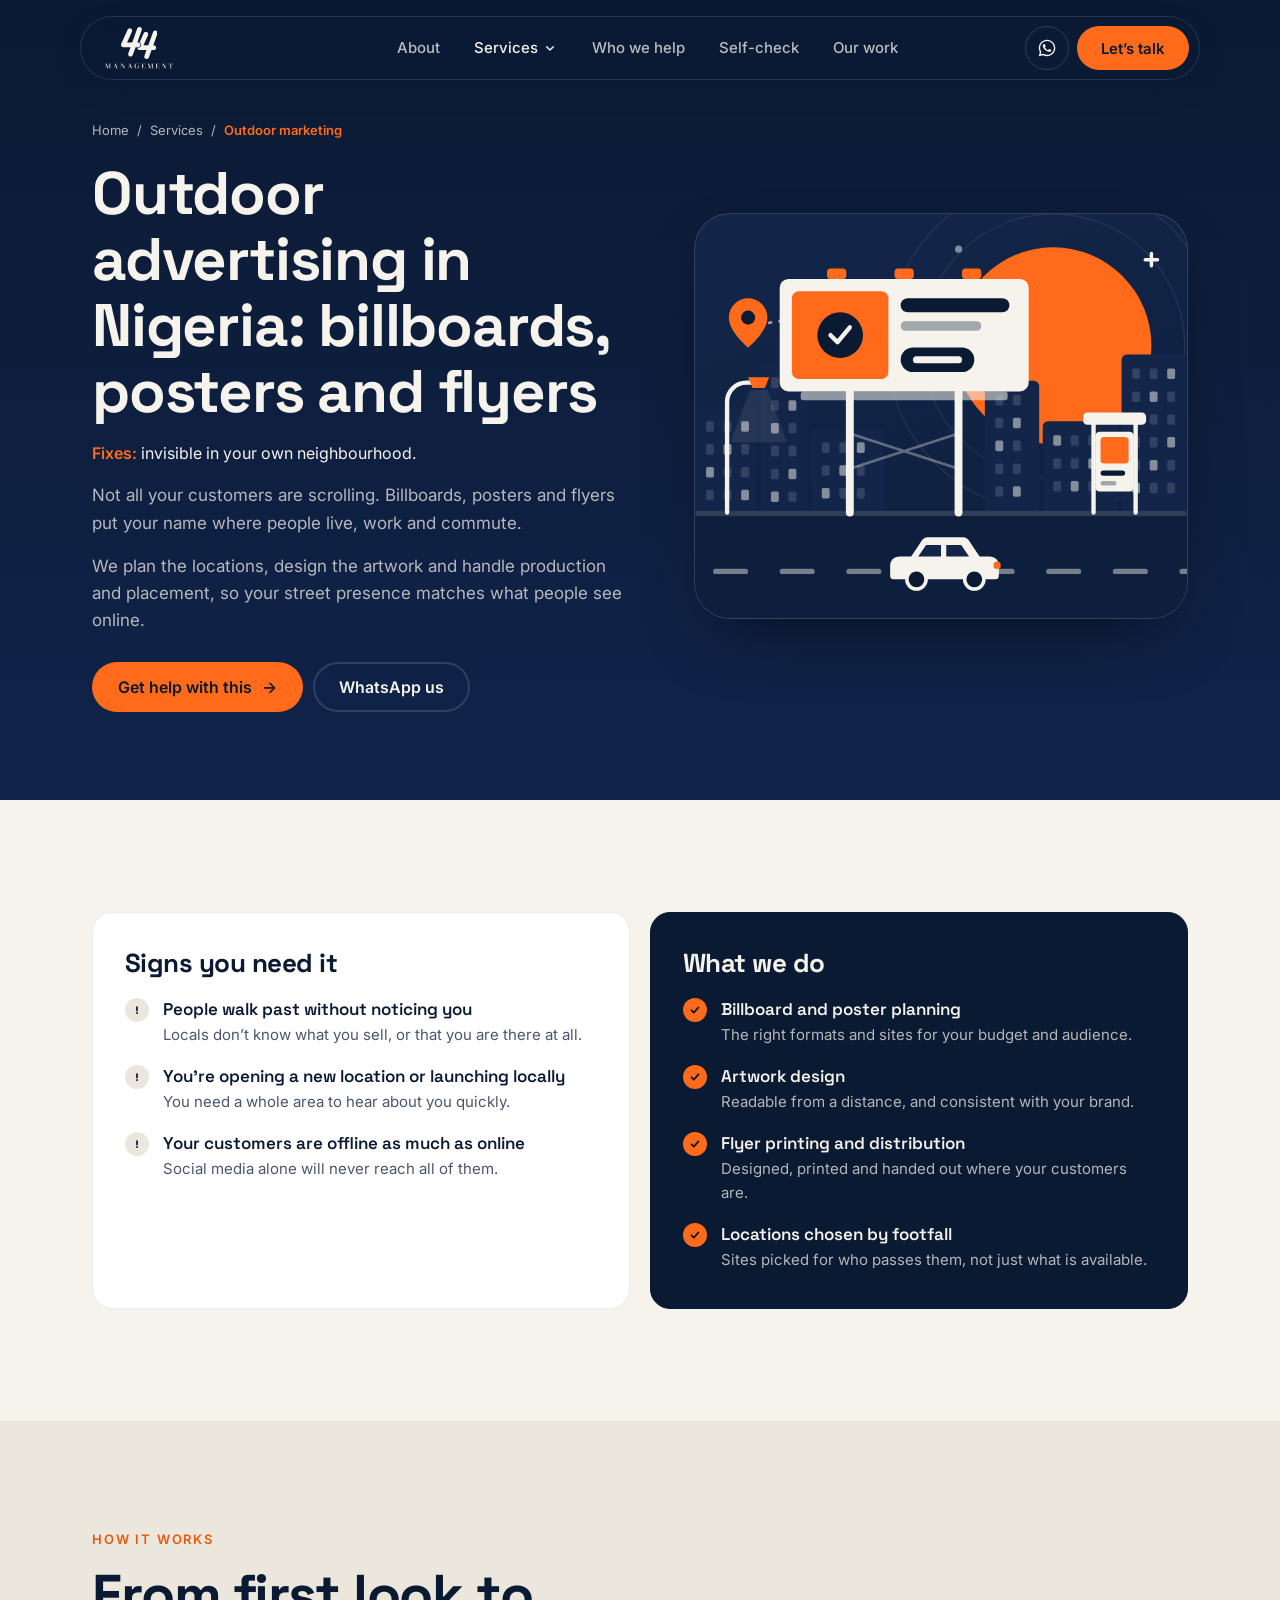
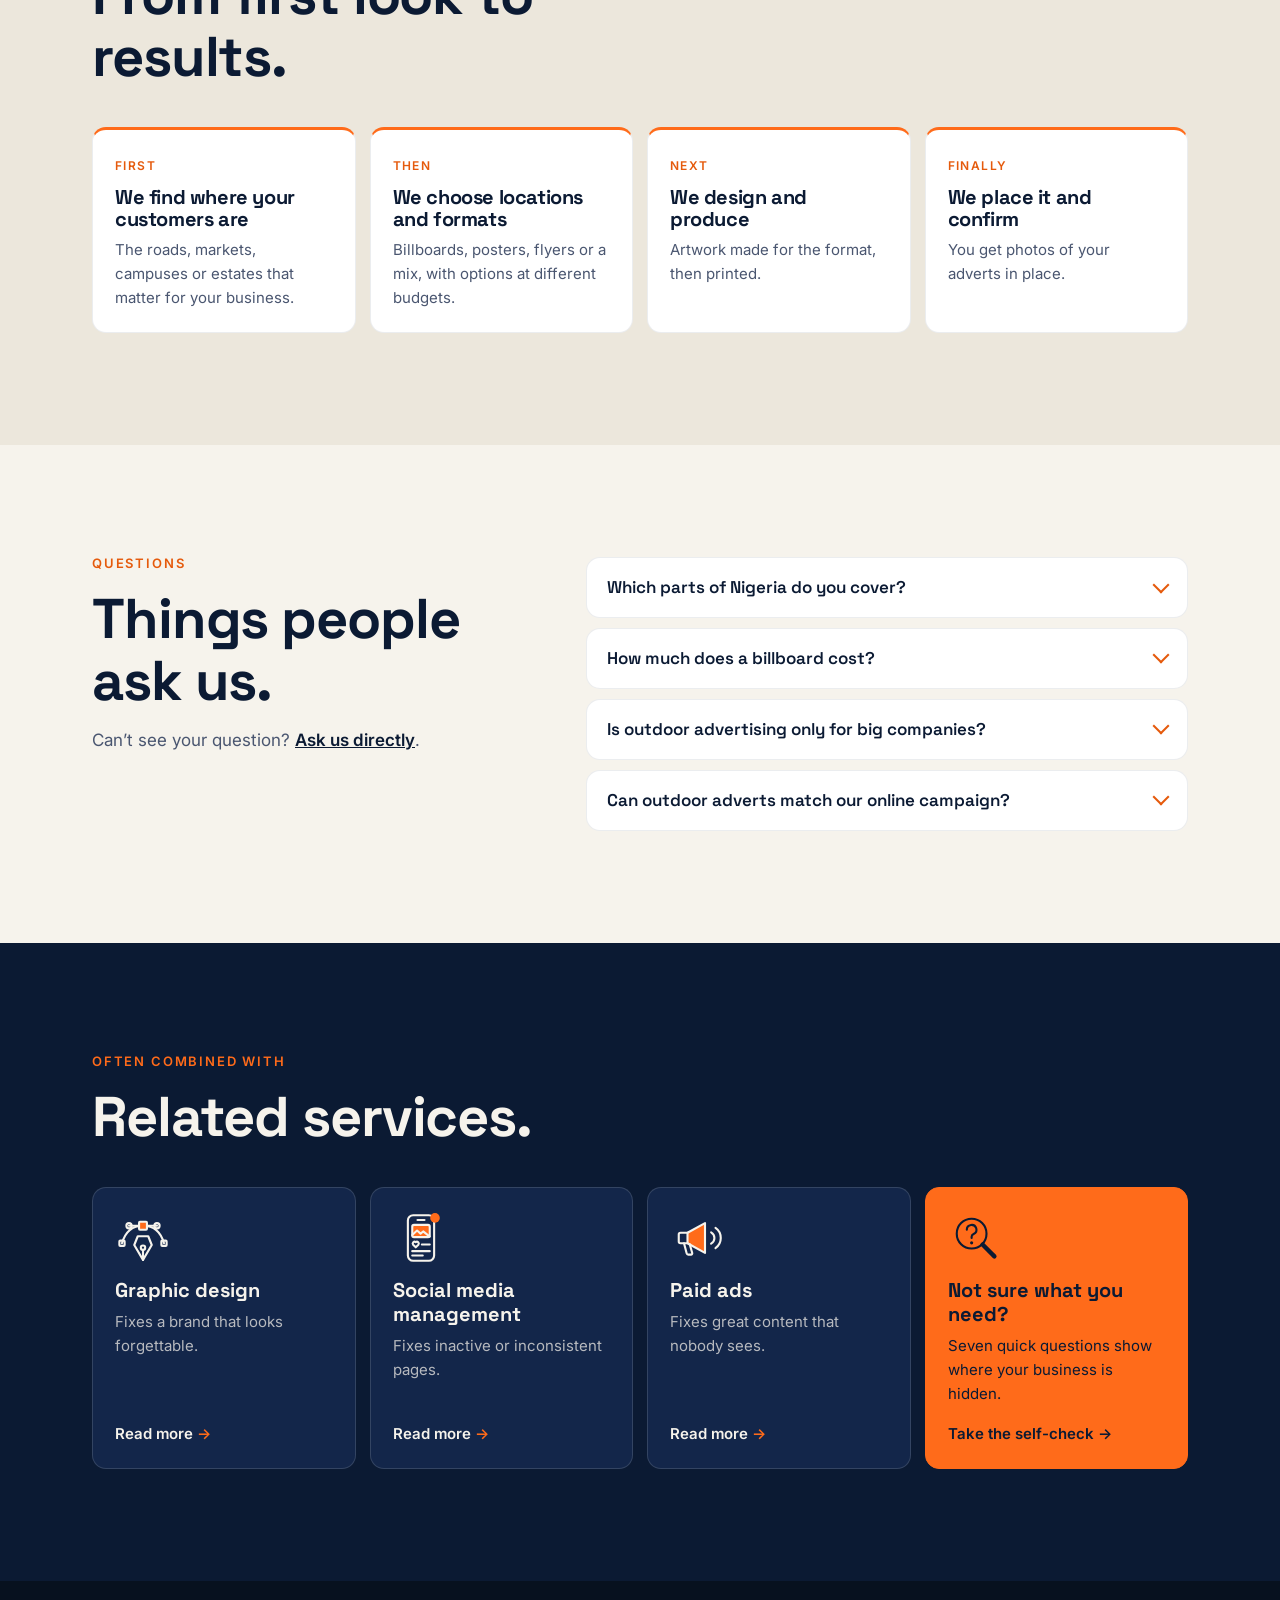
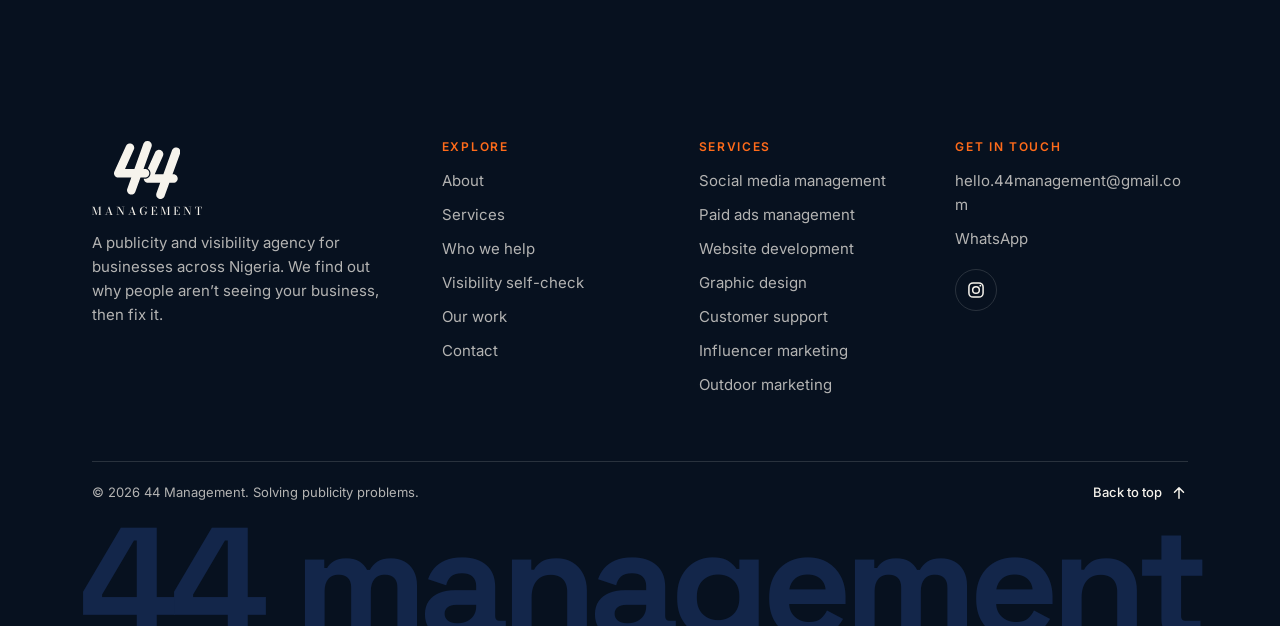
<file: services/outdoor-marketing/index.html>
<!DOCTYPE html>
<!-- GENERATED FILE: do not edit by hand. Edit content/services.json, then run: node build.js -->
<html lang="en-NG">
<head>
  <meta charset="UTF-8">
  <meta name="viewport" content="width=device-width, initial-scale=1">
  <title>Outdoor &amp; Billboard Advertising in Nigeria | 44 Management</title>
  <meta name="description" content="Billboards, posters and flyers planned around where your customers live, work and commute in Nigeria, with artwork that matches your online presence.">
  <meta name="robots" content="index, follow, max-image-preview:large">
  <link rel="canonical" href="https://tycoontripper1.github.io/44-management/services/outdoor-marketing/">
  <meta name="theme-color" content="#0B1A33">

  <meta property="og:type" content="website">
  <meta property="og:site_name" content="44 Management">
  <meta property="og:locale" content="en_NG">
  <meta property="og:url" content="https://tycoontripper1.github.io/44-management/services/outdoor-marketing/">
  <meta property="og:title" content="Outdoor advertising in Nigeria: billboards, posters and flyers">
  <meta property="og:description" content="Billboards, posters and flyers planned around where your customers live, work and commute in Nigeria, with artwork that matches your online presence.">
  <meta property="og:image" content="https://tycoontripper1.github.io/44-management/images/og-image.png">
  <meta property="og:image:width" content="1200">
  <meta property="og:image:height" content="630">
  <meta name="twitter:card" content="summary_large_image">
  <meta name="twitter:title" content="Outdoor advertising in Nigeria: billboards, posters and flyers">
  <meta name="twitter:description" content="Billboards, posters and flyers planned around where your customers live, work and commute in Nigeria, with artwork that matches your online presence.">
  <meta name="twitter:image" content="https://tycoontripper1.github.io/44-management/images/og-image.png">

  <link rel="icon" href="../../favicon.svg?v=2" type="image/svg+xml">
  <link rel="icon" href="../../images/icon-192.png?v=2" type="image/png" sizes="192x192">
  <link rel="apple-touch-icon" href="../../images/apple-touch-icon.png?v=2">
  <link rel="manifest" href="../../site.webmanifest">

  <script type="application/ld+json">
{
  "@context": "https://schema.org",
  "@graph": [
    {
      "@type": "Service",
      "@id": "https://tycoontripper1.github.io/44-management/services/outdoor-marketing/#service",
      "name": "Outdoor Marketing",
      "serviceType": "Outdoor marketing",
      "description": "Billboards, posters and flyers planned around where your customers live, work and commute in Nigeria, with artwork that matches your online presence.",
      "url": "https://tycoontripper1.github.io/44-management/services/outdoor-marketing/",
      "provider": {
        "@id": "https://tycoontripper1.github.io/44-management/#business"
      },
      "areaServed": {
        "@type": "Country",
        "name": "Nigeria"
      }
    },
    {
      "@type": "BreadcrumbList",
      "itemListElement": [
        {
          "@type": "ListItem",
          "position": 1,
          "name": "Home",
          "item": "https://tycoontripper1.github.io/44-management/"
        },
        {
          "@type": "ListItem",
          "position": 2,
          "name": "Services",
          "item": "https://tycoontripper1.github.io/44-management/#services"
        },
        {
          "@type": "ListItem",
          "position": 3,
          "name": "Outdoor marketing",
          "item": "https://tycoontripper1.github.io/44-management/services/outdoor-marketing/"
        }
      ]
    },
    {
      "@type": "FAQPage",
      "mainEntity": [
        {
          "@type": "Question",
          "name": "Which parts of Nigeria do you cover?",
          "acceptedAnswer": {
            "@type": "Answer",
            "text": "We plan outdoor campaigns across Nigeria, working with site owners and printers in each city."
          }
        },
        {
          "@type": "Question",
          "name": "How much does a billboard cost?",
          "acceptedAnswer": {
            "@type": "Answer",
            "text": "It depends on the location, the size and how long it runs. We give you options at different budgets before you commit."
          }
        },
        {
          "@type": "Question",
          "name": "Is outdoor advertising only for big companies?",
          "acceptedAnswer": {
            "@type": "Answer",
            "text": "No. Posters and flyers can work on small budgets, especially for businesses that serve a specific area."
          }
        },
        {
          "@type": "Question",
          "name": "Can outdoor adverts match our online campaign?",
          "acceptedAnswer": {
            "@type": "Answer",
            "text": "Yes, and they should. We design both together so people recognise you on the street and on their phones."
          }
        }
      ]
    }
  ]
}
  </script>

  <link rel="preconnect" href="https://fonts.googleapis.com">
  <link rel="preconnect" href="https://fonts.gstatic.com" crossorigin>
  <link href="https://fonts.googleapis.com/css2?family=Space+Grotesk:wght@500;700&family=Inter:wght@400;500;600&display=swap" rel="stylesheet">
  <link rel="stylesheet" href="../../styles.css?v=57">
</head>
<body class="subpage" data-wa-message="Hi 44 Management, I’d like help with outdoor marketing.">
  <a class="skip-link" href="#main">Skip to content</a>
  <svg xmlns="http://www.w3.org/2000/svg" style="display:none">
    <symbol id="logo-mark" viewBox="0 0 114.47 99.99"><path d="M0.48 52.99L0.26 53.69L0.1 54.4L0.02 55.13L0 55.86L0.06 56.59L0.19 57.31L0.39 58.01L0.66 58.69L0.99 59.34L1.39 59.95L1.84 60.52L2.35 61.05L2.91 61.52L3.51 61.94L4.15 62.29L5.05 62.67L5.51 62.81L6.23 62.96L6.95 63.05L7.44 63.06L29.84 63.06L22.82 82.63L22.63 83.34L22.49 84.3L22.47 85.27L22.58 86.24L22.82 87.18L23.18 88.09L23.65 88.94L24.23 89.72L24.9 90.42L25.47 90.88L26.29 91.41L27.16 91.83L28.09 92.13L29.05 92.3L30.02 92.35L30.99 92.27L31.94 92.07L32.86 91.74L33.72 91.3L34.53 90.74L35.25 90.09L35.88 89.35L36.41 88.53L36.82 87.65L45.65 63.06L53.66 63.06L54.39 63L54.87 62.92L55.81 62.67L56.7 62.29L57.34 61.94L57.94 61.52L58.68 60.88L59.32 60.15L59.73 59.55L60.09 58.91L60.46 58.01L60.71 57.07L60.84 56.11L60.84 55.13L60.71 54.17L60.46 53.23L60.09 52.33L59.73 51.69L59.46 51.29L58.84 50.53L58.13 49.87L57.34 49.3L56.48 48.84L55.57 48.5L54.87 48.32L53.9 48.2L50.98 48.18L64.84 9.49L65.01 8.78L65.12 7.81L65.11 6.84L64.96 5.87L64.78 5.17L64.42 4.26L63.95 3.41L63.52 2.82L63.04 2.27L62.32 1.62L61.52 1.06L60.66 0.62L59.97 0.36L59.03 0.12L58.06 0.01L57.33 0.01L56.6 0.08L55.65 0.28L54.74 0.61L53.87 1.05L53.26 1.46L52.52 2.09L51.87 2.81L51.44 3.4L50.97 4.25L50.69 4.93L35.17 48.18L18.99 48.18L34.18 14.77L34.36 14.32L34.59 13.63L34.7 13.15L34.81 12.43L34.84 11.95L34.83 11.22L34.7 10.25L34.59 9.78L34.37 9.08L33.97 8.19L33.46 7.37L33 6.79L32.67 6.44L31.94 5.8L31.54 5.51L30.92 5.14L30.48 4.92L29.8 4.65L28.86 4.4L27.9 4.27L27.41 4.25L26.68 4.29L25.72 4.45L25.02 4.65L24.56 4.82L24.12 5.02L23.48 5.37L22.69 5.94L21.98 6.6L21.51 7.16L21.09 7.76L20.63 8.62ZM51.33 65.09L51.47 66.19L51.58 66.67L51.73 67.13L52 67.81L52.46 68.66L52.73 69.07L53.18 69.64L53.51 69.99L54.05 70.48L54.44 70.77L55.05 71.17L55.7 71.5L56.15 71.69L57.08 71.97L57.8 72.1L58.76 72.16L79.69 72.16L73.13 90.25L72.89 91.2L72.77 92.16L72.78 93.14L72.92 94.1L73.18 95.04L73.57 95.93L74.06 96.77L74.67 97.53L75.18 98.05L75.94 98.66L76.77 99.16L77.66 99.55L78.6 99.83L79.56 99.97L80.53 99.99L81.5 99.89L82.45 99.65L83.35 99.3L84.2 98.83L84.99 98.26L85.69 97.58L86.16 97.02L86.69 96.2L87.11 95.33L95.52 72.16L102.89 72.14L103.85 72.02L104.56 71.84L105.02 71.68L105.69 71.39L106.33 71.04L106.93 70.62L107.66 69.98L108.15 69.44L108.72 68.65L109.18 67.79L109.45 67.11L109.7 66.17L109.83 65.21L109.83 64.23L109.7 63.27L109.45 62.33L109.08 61.43L108.59 60.59L108 59.81L107.31 59.13L106.54 58.53L105.69 58.05L105.02 57.76L104.09 57.47L103.37 57.34L102.65 57.28L100.92 57.28L114.03 21.16L114.24 20.46L114.39 19.74L114.47 18.77L114.45 18.04L114.31 17.08L114.05 16.14L113.66 15.25L113.17 14.41L112.73 13.83L112.05 13.13L111.49 12.66L110.88 12.25L110.02 11.8L109.11 11.47L108.16 11.26L107.43 11.19L106.46 11.2L105.73 11.29L104.79 11.52L104.1 11.78L103.23 12.22L102.43 12.77L101.88 13.25L101.38 13.78L100.8 14.56L100.43 15.19L100.04 16.08L85.09 57.28L70.25 57.28L84.38 25.72L84.65 25.04L84.79 24.58L84.94 23.86L85.02 23.14L85.01 22.16L84.93 21.44L84.83 20.96L84.7 20.49L84.45 19.81L84.02 18.93L83.47 18.13L83.16 17.75L82.65 17.23L81.9 16.62L81.07 16.11L80.18 15.71L79.72 15.55L79.01 15.38L78.29 15.27L77.8 15.25L76.83 15.28L75.87 15.44L75.4 15.57L74.71 15.82L73.84 16.26L73.23 16.65L72.85 16.95L72.31 17.44L71.67 18.18L71.25 18.78L70.9 19.42L58.31 47.52L58.95 47.95L59.68 48.53L60.3 49.13L60.9 49.83L61.43 50.59L61.78 51.19L62.17 52.03L62.46 52.84L62.69 53.74L62.8 54.42L62.87 55.28L62.86 56.21L62.79 56.89L62.62 57.8L62.39 58.63L62.05 59.5L61.75 60.11L61.43 60.65L60.94 61.36L60.51 61.89L59.91 62.51L59.39 62.96L58.7 63.47L58.12 63.83L57.35 64.23L56.72 64.49L55.9 64.75L55.23 64.91L54.62 65.01L53.76 65.08Z"/></symbol>
    <symbol id="logo-word" viewBox="0 -0.6 179.5 14.8"><path d="M6.61 13.78 1.57 0H3.62L7.65 10.9L11.42 0H11.81L7.05 13.78ZM1.75 0V13.25H3.09V13.6H0.09V13.25H1.38V0.35H0V0ZM15 0V0.35H13.73V13.25H15V13.6H10.25V13.25H11.71V0ZM24.29 9.36V9H30.08V9.36ZM27.97 -0.26 32.65 13.25H34.06V13.6H28.53V13.25H30.31L26.81 2.41L23.03 13.25H24.95V13.6H20.96V13.25H22.62L27.37 -0.26ZM42.24 0V13.25H44.37V13.6H40.01V13.25H41.87V0.35H40.01V0ZM53.05 0V0.35H51.14V13.78H50.65L41.98 0H44.42L50.78 10.28V0.35H48.7V0ZM62.34 9.36V9H68.13V9.36ZM66.02 -0.26 70.7 13.25H72.11V13.6H66.57V13.25H68.36L64.85 2.41L61.07 13.25H63V13.6H59V13.25H60.67L65.42 -0.26ZM85.1 8.24H90.26V8.63H89.21V10.66Q88.95 11.1 88.53 11.63Q88.11 12.17 87.5 12.66Q86.89 13.15 86.05 13.47Q85.21 13.78 84.11 13.78Q82.18 13.78 80.83 12.89Q79.48 11.99 78.77 10.42Q78.06 8.84 78.06 6.8Q78.06 5.27 78.52 3.99Q78.99 2.71 79.83 1.78Q80.68 0.84 81.84 0.33Q82.99 -0.18 84.37 -0.18Q85.24 -0.18 86.03 0.12Q86.83 0.42 87.45 0.95L88.58 0H88.9V3.79H88.54Q88.47 3.01 88.13 2.37Q87.79 1.72 87.24 1.25Q86.7 0.77 86.01 0.51Q85.33 0.25 84.57 0.25Q83.44 0.25 82.65 0.8Q81.85 1.36 81.37 2.29Q80.89 3.23 80.67 4.4Q80.44 5.57 80.44 6.8Q80.44 8.03 80.61 9.21Q80.77 10.39 81.17 11.34Q81.58 12.3 82.29 12.86Q83 13.42 84.11 13.42Q84.87 13.42 85.4 13.17Q85.92 12.92 86.25 12.57Q86.57 12.21 86.76 11.86Q86.94 11.52 87.01 11.33V8.63H85.1ZM96.21 13.6V13.25H97.84V0.35H96.21V0H106.09V3.72H105.74Q105.7 2.75 105.38 1.99Q105.05 1.22 104.39 0.79Q103.72 0.35 102.66 0.35H99.88V13.25H102.47Q103.71 13.25 104.46 12.79Q105.2 12.34 105.54 11.51Q105.88 10.67 105.92 9.52H106.27V13.6ZM102.73 8.63Q102.69 8.02 102.43 7.6Q102.17 7.18 101.75 6.96Q101.33 6.74 100.81 6.74H99.44V6.39H100.81Q101.33 6.39 101.75 6.19Q102.17 5.99 102.43 5.59Q102.69 5.19 102.73 4.58H103.09V8.63ZM118.84 13.78 113.8 0H115.84L119.88 10.9L123.65 0H124.03L119.28 13.78ZM113.98 0V13.25H115.32V13.6H112.32V13.25H113.61V0.35H112.23V0ZM127.23 0V0.35H125.96V13.25H127.23V13.6H122.47V13.25H123.93V0ZM133.18 13.6V13.25H134.82V0.35H133.18V0H143.06V3.72H142.71Q142.67 2.75 142.35 1.99Q142.02 1.22 141.36 0.79Q140.69 0.35 139.63 0.35H136.85V13.25H139.44Q140.69 13.25 141.43 12.79Q142.17 12.34 142.51 11.51Q142.85 10.67 142.89 9.52H143.25V13.6ZM139.7 8.63Q139.67 8.02 139.41 7.6Q139.15 7.18 138.72 6.96Q138.3 6.74 137.78 6.74H136.41V6.39H137.78Q138.3 6.39 138.72 6.19Q139.15 5.99 139.41 5.59Q139.67 5.19 139.7 4.58H140.06V8.63ZM151.43 0V13.25H153.56V13.6H149.2V13.25H151.06V0.35H149.2V0ZM162.24 0V0.35H160.33V13.78H159.84L151.17 0H153.61L159.96 10.28V0.35H157.88V0ZM170.84 13.6V13.25H172.83V0.35H171.22Q170.44 0.35 169.94 0.62Q169.43 0.89 169.14 1.39Q168.85 1.89 168.72 2.59Q168.58 3.29 168.55 4.16H168.19V0H179.5V4.16H179.15Q179.12 3.29 178.98 2.59Q178.85 1.89 178.56 1.39Q178.26 0.89 177.76 0.62Q177.25 0.35 176.47 0.35H174.86V13.25H176.85V13.6Z"/></symbol>
    <!-- Services -->
    <symbol id="i-social" viewBox="0 0 64 64">
      <rect x="17" y="6" width="30" height="52" rx="6"/>
      <path d="M28 11.5h8"/>
      <rect x="22" y="17" width="20" height="14" rx="2" style="fill:#FF6B1A"/>
      <path d="M22 28.5l5.5-5 4 3.5 3-2.5 7.5 6"/>
      <path d="M26 42.6l-3-2.9a2.1 2.1 0 0 1 3-2.9 2.1 2.1 0 0 1 3 2.9z"/>
      <path d="M33 39.5h9M22 47h20M22 52h12"/>
      <circle cx="48" cy="9" r="5.5" style="fill:#FF6B1A;stroke:none"/>
    </symbol>
    <symbol id="i-megaphone" viewBox="0 0 64 64">
      <path d="M20 26l20-11v34L20 38z" style="fill:#FF6B1A;stroke:none"/>
      <path d="M12 26h8l20-11v34L20 38h-8a2 2 0 0 1-2-2v-8a2 2 0 0 1 2-2z"/>
      <path d="M20 26v12"/>
      <path d="M16 38l3 11.5a2 2 0 0 0 2 1.5h3a1.5 1.5 0 0 0 1.4-1.9L22.5 39"/>
      <path d="M47 25.5a7.5 7.5 0 0 1 0 13M52 20.5a14 14 0 0 1 0 23"/>
    </symbol>
    <symbol id="i-browser" viewBox="0 0 64 64">
      <path d="M11 10h42a5 5 0 0 1 5 5v5H6v-5a5 5 0 0 1 5-5z" style="fill:#FF6B1A;stroke:none"/>
      <rect x="6" y="10" width="52" height="42" rx="5"/>
      <path d="M6 20h52"/>
      <circle cx="12" cy="15" r="1.6" style="fill:currentColor;stroke:none"/>
      <circle cx="17.5" cy="15" r="1.6" style="fill:currentColor;stroke:none"/>
      <circle cx="23" cy="15" r="1.6" style="fill:currentColor;stroke:none"/>
      <path d="M24 30l-6.5 6 6.5 6M40 30l6.5 6-6.5 6M35 27.5l-6 17"/>
    </symbol>
    <symbol id="i-design" viewBox="0 0 64 64">
      <path d="M8 38C12 24 20 18 32 18s20 6 24 20"/>
      <path d="M16 18h32"/>
      <circle cx="16" cy="18" r="3"/>
      <circle cx="48" cy="18" r="3"/>
      <rect x="27.5" y="13.5" width="9" height="9" rx="1" style="fill:#FF6B1A"/>
      <rect x="5" y="35" width="6" height="6" rx="1"/>
      <rect x="53" y="35" width="6" height="6" rx="1"/>
      <path d="M26 30h12l4 10-10 17-10-17z"/>
      <path d="M32 57V46"/>
      <circle cx="32" cy="43" r="2.5"/>
    </symbol>
    <symbol id="i-support" viewBox="0 0 64 64">
      <path d="M14 35v-5a18 18 0 0 1 36 0v5"/>
      <rect x="9" y="32" width="10" height="16" rx="4" style="fill:#FF6B1A"/>
      <rect x="45" y="32" width="10" height="16" rx="4" style="fill:#FF6B1A"/>
      <path d="M50 48v1.5a7 7 0 0 1-7 7h-6"/>
      <rect x="28" y="53" width="9" height="7" rx="3.5"/>
      <path d="M25 24h14a3 3 0 0 1 3 3v6a3 3 0 0 1-3 3h-8l-5 4v-4h-1a3 3 0 0 1-3-3v-6a3 3 0 0 1 3-3z"/>
      <circle cx="27.5" cy="30" r="1.4" style="fill:currentColor;stroke:none"/>
      <circle cx="32" cy="30" r="1.4" style="fill:currentColor;stroke:none"/>
      <circle cx="36.5" cy="30" r="1.4" style="fill:currentColor;stroke:none"/>
    </symbol>
    <symbol id="i-creator" viewBox="0 0 64 64">
      <circle cx="26" cy="25" r="9.5"/>
      <path d="M9 54a17 17 0 0 1 34 0"/>
      <circle cx="47" cy="17" r="9" style="fill:#FF6B1A;stroke:none"/>
      <path d="M42.8 17.2l3 3 5.4-6"/>
      <path d="M50 46.5l-4.2-4a2.9 2.9 0 0 1 4.2-4 2.9 2.9 0 0 1 4.2 4z"/>
    </symbol>
    <symbol id="i-billboard" viewBox="0 0 64 64">
      <path d="M17 9V5M32 9V5M47 9V5M14.5 5h5M29.5 5h5M44.5 5h5"/>
      <rect x="6" y="9" width="52" height="29" rx="2" style="fill:#FF6B1A"/>
      <path d="M13 18h22M13 25h15M13 31h10"/>
      <circle cx="46" cy="23.5" r="6.5"/>
      <path d="M10 42h44M22 38v18M42 38v18M8 56h48"/>
    </symbol>
    <symbol id="i-question" viewBox="0 0 64 64">
      <circle cx="27" cy="27" r="17"/>
      <path d="M39.5 39.5L53 53" style="stroke-width:5"/>
      <path d="M21.5 22.5a5.5 5.5 0 1 1 7.8 5c-1.4.7-2.3 1.7-2.3 3.2V32"/>
      <circle cx="27" cy="37.5" r="1.8" style="fill:currentColor;stroke:none"/>
    </symbol>

    <!-- Approach -->
    <symbol id="i-search" viewBox="0 0 64 64">
      <circle cx="27" cy="27" r="16" style="fill:#FF6B1A"/>
      <path d="M27 19v10"/>
      <circle cx="27" cy="34.5" r="1.9" style="fill:currentColor;stroke:none"/>
      <path d="M38.5 38.5L54 54" style="stroke-width:6"/>
    </symbol>
    <symbol id="i-target" viewBox="0 0 64 64">
      <circle cx="28" cy="36" r="20"/>
      <circle cx="28" cy="36" r="12.5"/>
      <circle cx="28" cy="36" r="5.5" style="fill:#FF6B1A"/>
      <path d="M28 36L54 10"/>
      <path d="M50 7v7h7M45 12v7h7"/>
    </symbol>
    <symbol id="i-growth" viewBox="0 0 64 64">
      <path d="M9 8v46h47"/>
      <rect x="17" y="40" width="8" height="14" rx="1" style="fill:#FF6B1A"/>
      <rect x="30" y="32" width="8" height="22" rx="1" style="fill:#FF6B1A"/>
      <rect x="43" y="24" width="8" height="30" rx="1" style="fill:#FF6B1A"/>
      <path d="M14 30l12-10 8 5 16-15"/>
      <path d="M43 10h7v7"/>
    </symbol>

    <!-- Hero problem strip -->
    <symbol id="i-hidden" viewBox="0 0 64 64">
      <path d="M6 32c6-11 15-16 26-16s20 5 26 16c-6 11-15 16-26 16S12 43 6 32z"/>
      <circle cx="32" cy="32" r="9" style="fill:#FF6B1A"/>
      <circle cx="32" cy="32" r="3.5" style="fill:currentColor;stroke:none"/>
      <path d="M12 54L52 10"/>
    </symbol>
    <symbol id="i-clipboard" viewBox="0 0 64 64">
      <rect x="13" y="10" width="38" height="48" rx="5"/>
      <rect x="23" y="5" width="18" height="10" rx="3" style="fill:#FF6B1A"/>
      <path d="M20 27l3 3 6-6M34 27h11M20 39l3 3 6-6M34 39h11M34 51h8"/>
      <rect x="20" y="47.5" width="7" height="7" rx="1.5"/>
    </symbol>
    <symbol id="i-bulb" viewBox="0 0 64 64">
      <path d="M32 8a16 16 0 0 0-9 29.2c1.4 1 2 2.5 2 4.1V44h14v-2.7c0-1.6.6-3.1 2-4.1A16 16 0 0 0 32 8z" style="fill:#FF6B1A"/>
      <path d="M29 44v-7l3-3 3 3v7"/>
      <path d="M25 49h14M27 54h10"/>
      <path d="M5 24h4M55 24h4M11 7l3 3M53 7l-3 3"/>
    </symbol>

    <!-- Who we help -->
    <symbol id="i-food" viewBox="0 0 64 64">
      <circle cx="32" cy="32" r="14" style="fill:#FF6B1A"/>
      <circle cx="32" cy="32" r="8"/>
      <path d="M7 10v11a4.5 4.5 0 0 0 9 0V10M11.5 10v44"/>
      <path d="M55 10c-6 5-6 15 0 19v25"/>
    </symbol>
    <symbol id="i-rocket" viewBox="0 0 64 64">
      <path d="M27 44c0 6 5 12 5 12s5-6 5-12z" style="fill:#FF6B1A"/>
      <path d="M32 6c9 7 12 19 9 34H23c-3-15 0-27 9-34z"/>
      <circle cx="32" cy="22" r="5" style="fill:#FF6B1A"/>
      <path d="M23 31l-8 9v8l9-4M41 31l8 9v8l-9-4"/>
    </symbol>
    <symbol id="i-hanger" viewBox="0 0 64 64">
      <path d="M27.5 15.5a4.5 4.5 0 1 1 6.2 4.2c-1 .4-1.7 1.3-1.7 2.4V25"/>
      <path d="M32 25L7.3 43.6A2 2 0 0 0 8.5 47.2h47a2 2 0 0 0 1.2-3.6z" style="fill:#FF6B1A"/>
    </symbol>
    <symbol id="i-person" viewBox="0 0 64 64">
      <circle cx="32" cy="32" r="24" style="fill:#FF6B1A"/>
      <circle cx="32" cy="26" r="8"/>
      <path d="M16.7 50.5a15.5 15.5 0 0 1 30.6 0"/>
    </symbol>
    <symbol id="i-bell" viewBox="0 0 64 64">
      <path d="M12 44a20 20 0 0 1 40 0z" style="fill:#FF6B1A"/>
      <path d="M32 24v-4M27 20h10"/>
      <rect x="7" y="44" width="50" height="7" rx="2"/>
    </symbol>
    <symbol id="i-plus" viewBox="0 0 64 64">
      <circle cx="32" cy="32" r="22" stroke-dasharray="5 5.5"/>
      <path d="M32 22v20M22 32h20"/>
    </symbol>

    <!-- Contact -->
    <!-- Ways of working -->
    <symbol id="i-calendar" viewBox="0 0 64 64">
      <path d="M13 12h38a5 5 0 0 1 5 5v7H8v-7a5 5 0 0 1 5-5z" style="fill:#FF6B1A;stroke:none"/>
      <rect x="8" y="12" width="48" height="44" rx="5"/>
      <path d="M8 24h48M20 6v10M44 6v10"/>
      <circle cx="18" cy="34" r="1.8" style="fill:currentColor;stroke:none"/>
      <circle cx="28" cy="34" r="1.8" style="fill:currentColor;stroke:none"/>
      <circle cx="38" cy="34" r="1.8" style="fill:currentColor;stroke:none"/>
      <circle cx="48" cy="34" r="1.8" style="fill:currentColor;stroke:none"/>
      <circle cx="18" cy="45" r="1.8" style="fill:currentColor;stroke:none"/>
      <circle cx="28" cy="45" r="1.8" style="fill:currentColor;stroke:none"/>
      <circle cx="40" cy="45" r="6" style="fill:#FF6B1A"/>
      <path d="M37.5 45l2 2 3.5-4" style="stroke:#0B1A33;stroke-width:2.4"/>
    </symbol>
    <symbol id="i-box" viewBox="0 0 64 64">
      <path d="M10 21l22-10 22 10-22 10z" style="fill:#FF6B1A"/>
      <path d="M10 21v24l22 11 22-11V21"/>
      <path d="M32 31v25"/>
      <path d="M21 16l22 10v8"/>
    </symbol>
    <symbol id="i-mail" viewBox="0 0 64 64">
      <path d="M8 16h48L32 35z" style="fill:#FF6B1A;stroke:none"/>
      <rect x="6" y="14" width="52" height="36" rx="5"/>
      <path d="M8 17l24 18 24-18M8 48l17-15M56 48L39 33"/>
    </symbol>
  </svg>
  <header class="site-header" id="top">
    <div class="header-pill">
      <a href="../../" class="logo" aria-label="44 Management, back to top">
        <svg class="logo-mark" viewBox="0 0 114.47 99.99" aria-hidden="true"><use href="#logo-mark"/></svg>
        <svg class="logo-word" viewBox="0 -0.6 179.5 14.8" aria-hidden="true"><use href="#logo-word"/></svg>
      </a>

      <nav class="site-nav" aria-label="Main">
        <span class="nav-indicator" aria-hidden="true"></span>
        <a href="../../#about">About</a>
        <a href="../../#services" aria-current="true" class="nav-dd-trigger" aria-haspopup="true" aria-expanded="false" aria-controls="nav-dd">Services<svg class="nav-dd-chevron" viewBox="0 0 24 24" aria-hidden="true"><path d="M7 10l5 5 5-5"/></svg></a>
        <a href="../../#who-we-help">Who we help</a>
        <a href="../../#diagnose">Self-check</a>
        <a href="../../#work">Our work</a>
      </nav>

      <div class="header-actions">
        <a class="header-wa" data-whatsapp href="#" target="_blank" rel="noopener" aria-label="Chat with us on WhatsApp" title="Chat on WhatsApp"><svg viewBox="0 0 24 24" aria-hidden="true"><path fill="currentColor" d="M12.04 2C6.58 2 2.13 6.45 2.13 11.91c0 1.75.46 3.45 1.32 4.95L2.05 22l5.25-1.38c1.45.79 3.08 1.21 4.74 1.21 5.46 0 9.91-4.45 9.91-9.91C21.95 6.45 17.5 2 12.04 2Zm0 18.15c-1.48 0-2.93-.4-4.2-1.15l-.3-.18-3.12.82.83-3.04-.2-.31a8.2 8.2 0 0 1-1.26-4.38c0-4.54 3.7-8.24 8.25-8.24 4.54 0 8.24 3.7 8.24 8.24 0 4.55-3.7 8.24-8.24 8.24Zm4.52-6.16c-.25-.12-1.47-.72-1.69-.81-.23-.08-.39-.12-.56.12-.17.25-.64.81-.78.97-.14.17-.29.19-.54.06-.25-.12-1.05-.39-1.99-1.23-.74-.66-1.23-1.47-1.38-1.72-.14-.25-.02-.38.11-.51.11-.11.25-.29.37-.43.12-.14.17-.25.25-.41.08-.17.04-.31-.02-.43-.06-.12-.56-1.34-.76-1.84-.2-.48-.41-.42-.56-.43h-.48c-.17 0-.43.06-.66.31-.23.25-.87.85-.87 2.07 0 1.22.89 2.4 1.01 2.56.12.17 1.75 2.67 4.23 3.74.59.26 1.05.41 1.41.52.59.19 1.13.16 1.56.1.48-.07 1.47-.6 1.67-1.18.21-.58.21-1.07.14-1.18-.06-.1-.22-.16-.47-.28Z"/></svg></a>
        <a href="../../#contact" class="btn btn-primary btn-sm header-cta">Let’s talk</a>
        <button class="nav-toggle" type="button" aria-expanded="false" aria-controls="mobile-menu">
          <span class="sr-only">Open menu</span>
          <span class="nav-toggle-bar"></span>
          <span class="nav-toggle-bar"></span>
        </button>
      </div>
      <span class="pill-progress" aria-hidden="true"><span></span></span>
    </div>
    <div class="nav-dd" id="nav-dd" role="region" aria-label="Services menu" data-prebuilt><div class="nav-dd-main"><p class="nav-dd-title">Services</p><ul class="nav-dd-list"><li><a href="../../services/social-media-management/"><span class="nav-dd-icon"><svg class="ill" aria-hidden="true"><use href="#i-social"/></svg></span><span class="nav-dd-text"><strong>Social Media Management</strong><span>Fixes inactive or inconsistent pages</span></span></a></li><li><a href="../../services/paid-ads-management/"><span class="nav-dd-icon"><svg class="ill" aria-hidden="true"><use href="#i-megaphone"/></svg></span><span class="nav-dd-text"><strong>Paid Ads Management</strong><span>Fixes great content that nobody sees</span></span></a></li><li><a href="../../services/website-development/"><span class="nav-dd-icon"><svg class="ill" aria-hidden="true"><use href="#i-browser"/></svg></span><span class="nav-dd-text"><strong>Website Development</strong><span>Fixes no credible home online</span></span></a></li><li><a href="../../services/graphic-design/"><span class="nav-dd-icon"><svg class="ill" aria-hidden="true"><use href="#i-design"/></svg></span><span class="nav-dd-text"><strong>Graphic Design</strong><span>Fixes a brand that looks forgettable</span></span></a></li><li><a href="../../services/online-customer-support/"><span class="nav-dd-icon"><svg class="ill" aria-hidden="true"><use href="#i-support"/></svg></span><span class="nav-dd-text"><strong>Online Customer Service &amp; Support</strong><span>Fixes unanswered messages and lost sales</span></span></a></li><li><a href="../../services/influencer-marketing/"><span class="nav-dd-icon"><svg class="ill" aria-hidden="true"><use href="#i-creator"/></svg></span><span class="nav-dd-text"><strong>Influencer Marketing</strong><span>Fixes no trusted voices talking about you</span></span></a></li><li><a href="../../services/outdoor-marketing/"><span class="nav-dd-icon"><svg class="ill" aria-hidden="true"><use href="#i-billboard"/></svg></span><span class="nav-dd-text"><strong>Outdoor Marketing</strong><span>Fixes invisible in your own neighbourhood</span></span></a></li></ul><a class="nav-dd-all" href="../../#services">See all services <span aria-hidden="true">→</span></a></div><div class="nav-dd-side"><p class="nav-dd-title">Popular combinations</p><ul class="nav-dd-bundles"><li><a href="../../?need=Graphic%20Design&interest=Launch%20kit%20(Graphic%20Design%2C%20Social%20Media%20Management%2C%20Paid%20Ads)#contact-form"><strong>Launch kit</strong><span>Graphic Design · Social Media Management · Paid Ads</span></a></li><li><a href="../../?need=Outdoor%20Marketing&interest=Get%20found%20locally%20(Social%20Media%20Management%2C%20Outdoor%20Marketing%2C%20Customer%20Support)#contact-form"><strong>Get found locally</strong><span>Social Media Management · Outdoor Marketing · Customer Support</span></a></li><li><a href="../../?need=Influencer%20Marketing&interest=Creator%20push%20(Influencer%20Marketing%2C%20Paid%20Ads%2C%20Graphic%20Design)#contact-form"><strong>Creator push</strong><span>Influencer Marketing · Paid Ads · Graphic Design</span></a></li></ul><a class="nav-dd-check" href="../../#diagnose"><svg class="ill" aria-hidden="true"><use href="#i-question"/></svg><span><strong>Not sure what you need?</strong><span>Take the 1-minute self-check →</span></span></a></div></div>
  </header>

  <div class="menu-overlay" id="mobile-menu" role="dialog" aria-modal="true" aria-label="Menu" aria-hidden="true">
    <div class="menu-top">
      <a href="../../" class="logo" aria-label="44 Management, back to top">
        <svg class="logo-mark" viewBox="0 0 114.47 99.99" aria-hidden="true"><use href="#logo-mark"/></svg>
        <svg class="logo-word" viewBox="0 -0.6 179.5 14.8" aria-hidden="true"><use href="#logo-word"/></svg>
      </a>
      <button class="menu-close" type="button" aria-label="Close menu">
        <svg viewBox="0 0 24 24" aria-hidden="true"><path d="M6 6l12 12M18 6L6 18"/></svg>
      </button>
    </div>
    <nav class="menu-links" aria-label="Mobile">
      <a href="../../#about" style="--i:0"><span>About</span><svg class="menu-arrow" viewBox="0 0 24 24" aria-hidden="true"><path d="M5 12h14M13 6l6 6-6 6"/></svg></a>
      <a href="../../#services" style="--i:1"><span>Services</span><svg class="menu-arrow" viewBox="0 0 24 24" aria-hidden="true"><path d="M5 12h14M13 6l6 6-6 6"/></svg></a>
      <a href="../../#who-we-help" style="--i:2"><span>Who we help</span><svg class="menu-arrow" viewBox="0 0 24 24" aria-hidden="true"><path d="M5 12h14M13 6l6 6-6 6"/></svg></a>
      <a href="../../#diagnose" style="--i:3"><span>Self-check</span><svg class="menu-arrow" viewBox="0 0 24 24" aria-hidden="true"><path d="M5 12h14M13 6l6 6-6 6"/></svg></a>
      <a href="../../#work" style="--i:4"><span>Our work</span><svg class="menu-arrow" viewBox="0 0 24 24" aria-hidden="true"><path d="M5 12h14M13 6l6 6-6 6"/></svg></a>
    </nav>
    <div class="menu-foot">
      <a href="../../#contact" class="btn btn-primary btn-block">Let’s work together</a>
      <div class="menu-contacts">
        <a data-whatsapp href="#" target="_blank" rel="noopener">
          <svg aria-hidden="true" viewBox="0 0 24 24" width="20" height="20"><path fill="currentColor" d="M12.04 2C6.58 2 2.13 6.45 2.13 11.91c0 1.75.46 3.45 1.32 4.95L2.05 22l5.25-1.38c1.45.79 3.08 1.21 4.74 1.21 5.46 0 9.91-4.45 9.91-9.91C21.95 6.45 17.5 2 12.04 2Zm0 18.15c-1.48 0-2.93-.4-4.2-1.15l-.3-.18-3.12.82.83-3.04-.2-.31a8.2 8.2 0 0 1-1.26-4.38c0-4.54 3.7-8.24 8.25-8.24 4.54 0 8.24 3.7 8.24 8.24 0 4.55-3.7 8.24-8.24 8.24Zm4.52-6.16c-.25-.12-1.47-.72-1.69-.81-.23-.08-.39-.12-.56.12-.17.25-.64.81-.78.97-.14.17-.29.19-.54.06-.25-.12-1.05-.39-1.99-1.23-.74-.66-1.23-1.47-1.38-1.72-.14-.25-.02-.38.11-.51.11-.11.25-.29.37-.43.12-.14.17-.25.25-.41.08-.17.04-.31-.02-.43-.06-.12-.56-1.34-.76-1.84-.2-.48-.41-.42-.56-.43h-.48c-.17 0-.43.06-.66.31-.23.25-.87.85-.87 2.07 0 1.22.89 2.4 1.01 2.56.12.17 1.75 2.67 4.23 3.74.59.26 1.05.41 1.41.52.59.19 1.13.16 1.56.1.48-.07 1.47-.6 1.67-1.18.21-.58.21-1.07.14-1.18-.06-.1-.22-.16-.47-.28Z"/></svg>
          WhatsApp
        </a>
        <a data-email-link href="#">
          <svg class="ill" aria-hidden="true"><use href="#i-mail"/></svg>
          Email us
        </a>
      </div>
      <p class="menu-tagline">Solving publicity problems.</p>
    </div>
  </div>


  <main id="main">
    <section class="page-hero">
      <div class="container page-hero-grid">
        <div class="page-hero-text">
          <nav class="crumbs" aria-label="Breadcrumb">
            <a href="../../">Home</a><span aria-hidden="true">/</span>
            <a href="../../#services">Services</a><span aria-hidden="true">/</span>
            <span aria-current="page">Outdoor marketing</span>
          </nav>
          <h1>Outdoor advertising in Nigeria: billboards, posters and flyers</h1>
          <p class="page-fixes"><span>Fixes:</span> invisible in your own neighbourhood.</p>
          <p class="page-intro">Not all your customers are scrolling. Billboards, posters and flyers put your name where people live, work and commute.</p>
          <p class="page-intro">We plan the locations, design the artwork and handle production and placement, so your street presence matches what people see online.</p>
          <div class="page-ctas">
            <a class="btn btn-primary" href="../../?need=Outdoor%20Marketing&from=Outdoor%20marketing#contact-form">Get help with this <span aria-hidden="true">→</span></a>
            <a class="btn btn-ghost" data-whatsapp href="#" target="_blank" rel="noopener">WhatsApp us</a>
          </div>
        </div>
        <div class="page-hero-art"><img src="../../images/services/outdoor-marketing.svg?v=57" alt="Illustration: a street with a billboard beside the road, a city skyline, a bus-stop poster and a street lamp." width="560" height="460" decoding="async"></div>
      </div>
    </section>

    <section class="section">
      <div class="container page-cols">
        <div class="page-card">
          <h2>Signs you need it</h2>
          <ul class="page-list page-list-signs">
            <li><strong>People walk past without noticing you</strong><span>Locals don’t know what you sell, or that you are there at all.</span></li>
            <li><strong>You’re opening a new location or launching locally</strong><span>You need a whole area to hear about you quickly.</span></li>
            <li><strong>Your customers are offline as much as online</strong><span>Social media alone will never reach all of them.</span></li>
          </ul>
        </div>
        <div class="page-card page-card-dark">
          <h2>What we do</h2>
          <ul class="page-list page-list-does">
            <li><strong>Billboard and poster planning</strong><span>The right formats and sites for your budget and audience.</span></li>
            <li><strong>Artwork design</strong><span>Readable from a distance, and consistent with your brand.</span></li>
            <li><strong>Flyer printing and distribution</strong><span>Designed, printed and handed out where your customers are.</span></li>
            <li><strong>Locations chosen by footfall</strong><span>Sites picked for who passes them, not just what is available.</span></li>
          </ul>
        </div>
      </div>
    </section>

    <section class="section section-tint">
      <div class="container">
        <p class="eyebrow eyebrow-dark">How it works</p>
        <h2 class="section-title">From first look to results.</h2>
        <ol class="page-steps">
          <li><span class="page-step-label">First</span><h3>We find where your customers are</h3><p>The roads, markets, campuses or estates that matter for your business.</p></li>
          <li><span class="page-step-label">Then</span><h3>We choose locations and formats</h3><p>Billboards, posters, flyers or a mix, with options at different budgets.</p></li>
          <li><span class="page-step-label">Next</span><h3>We design and produce</h3><p>Artwork made for the format, then printed.</p></li>
          <li><span class="page-step-label">Finally</span><h3>We place it and confirm</h3><p>You get photos of your adverts in place.</p></li>
        </ol>
      </div>
    </section>

    <section class="section">
      <div class="container page-faq">
        <div>
          <p class="eyebrow eyebrow-dark">Questions</p>
          <h2 class="section-title">Things people ask us.</h2>
          <p class="section-lead section-lead-dark">Can’t see your question? <a href="../../?need=Outdoor%20Marketing&from=Outdoor%20marketing#contact-form">Ask us directly</a>.</p>
        </div>
        <div class="faq-list">
          <details class="faq"><summary>Which parts of Nigeria do you cover?</summary><p>We plan outdoor campaigns across Nigeria, working with site owners and printers in each city.</p></details>
          <details class="faq"><summary>How much does a billboard cost?</summary><p>It depends on the location, the size and how long it runs. We give you options at different budgets before you commit.</p></details>
          <details class="faq"><summary>Is outdoor advertising only for big companies?</summary><p>No. Posters and flyers can work on small budgets, especially for businesses that serve a specific area.</p></details>
          <details class="faq"><summary>Can outdoor adverts match our online campaign?</summary><p>Yes, and they should. We design both together so people recognise you on the street and on their phones.</p></details>
        </div>
      </div>
    </section>

    <section class="section section-navy">
      <div class="container">
        <p class="eyebrow">Often combined with</p>
        <h2 class="section-title">Related services.</h2>
        <div class="page-related">
          <a class="page-related-card" href="../../services/graphic-design/"><svg class="ill" aria-hidden="true"><use href="#i-design"/></svg><strong>Graphic design</strong><span>Fixes a brand that looks forgettable.</span><em>Read more <span aria-hidden="true">→</span></em></a>
          <a class="page-related-card" href="../../services/social-media-management/"><svg class="ill" aria-hidden="true"><use href="#i-social"/></svg><strong>Social media management</strong><span>Fixes inactive or inconsistent pages.</span><em>Read more <span aria-hidden="true">→</span></em></a>
          <a class="page-related-card" href="../../services/paid-ads-management/"><svg class="ill" aria-hidden="true"><use href="#i-megaphone"/></svg><strong>Paid ads</strong><span>Fixes great content that nobody sees.</span><em>Read more <span aria-hidden="true">→</span></em></a>
          <a class="page-related-card page-related-check" href="../../#diagnose"><svg class="ill" aria-hidden="true"><use href="#i-question"/></svg><strong>Not sure what you need?</strong><span>Seven quick questions show where your business is hidden.</span><em>Take the self-check <span aria-hidden="true">→</span></em></a>
        </div>
      </div>
    </section>
  </main>

  <footer class="site-footer">
    <div class="container">
      <div class="footer-grid">
        <div class="footer-brand">
          <a href="../../" class="logo" aria-label="44 Management, back to top">
            <svg class="logo-mark" viewBox="0 0 114.47 99.99" aria-hidden="true"><use href="#logo-mark"/></svg>
            <svg class="logo-word" viewBox="0 -0.6 179.5 14.8" aria-hidden="true"><use href="#logo-word"/></svg>
          </a>
          <p>A publicity and visibility agency for businesses across Nigeria. We find out why people aren’t seeing your business, then fix it.</p>
        </div>

        <nav class="footer-col" aria-label="Footer">
          <h3>Explore</h3>
          <ul>
            <li><a href="../../#about">About</a></li>
            <li><a href="../../#services">Services</a></li>
            <li><a href="../../#who-we-help">Who we help</a></li>
            <li><a href="../../#diagnose">Visibility self-check</a></li>
            <li><a href="../../#work">Our work</a></li>
            <li><a href="../../#contact">Contact</a></li>
          </ul>
        </nav>

        <div class="footer-col">
          <h3>Services</h3>
          <ul>
            <li><a href="../../services/social-media-management/">Social media management</a></li>
            <li><a href="../../services/paid-ads-management/">Paid ads management</a></li>
            <li><a href="../../services/website-development/">Website development</a></li>
            <li><a href="../../services/graphic-design/">Graphic design</a></li>
            <li><a href="../../services/online-customer-support/">Customer support</a></li>
            <li><a href="../../services/influencer-marketing/">Influencer marketing</a></li>
            <li><a href="../../services/outdoor-marketing/">Outdoor marketing</a></li>
          </ul>
        </div>

        <div class="footer-col footer-contact">
          <h3>Get in touch</h3>
          <ul>
            <li><a data-email href="#"></a></li>
            <li><a data-whatsapp href="#" target="_blank" rel="noopener">WhatsApp</a></li>
          </ul>
          <ul class="footer-socials" data-socials aria-label="Social media"></ul>
        </div>
      </div>

      <div class="footer-bottom">
        <p>© <span data-year></span> 44 Management. Solving publicity problems.
          <button type="button" class="footer-cookie" data-cookie-settings hidden>Cookie settings</button></p>
        <a href="../../" class="footer-top">
          Back to top
          <svg viewBox="0 0 24 24" aria-hidden="true"><path d="M12 19V5M6 11l6-6 6 6"/></svg>
        </a>
      </div>
    </div>
    <div class="footer-wordmark" aria-hidden="true">44 management</div>
  </footer>

  <script src="../../config.js?v=57"></script>
  <script src="../../analytics.js?v=57"></script>
  <script src="../../page.js?v=57"></script>
  <script src="../../nav.js?v=57"></script>
</body>
</html>
</file>
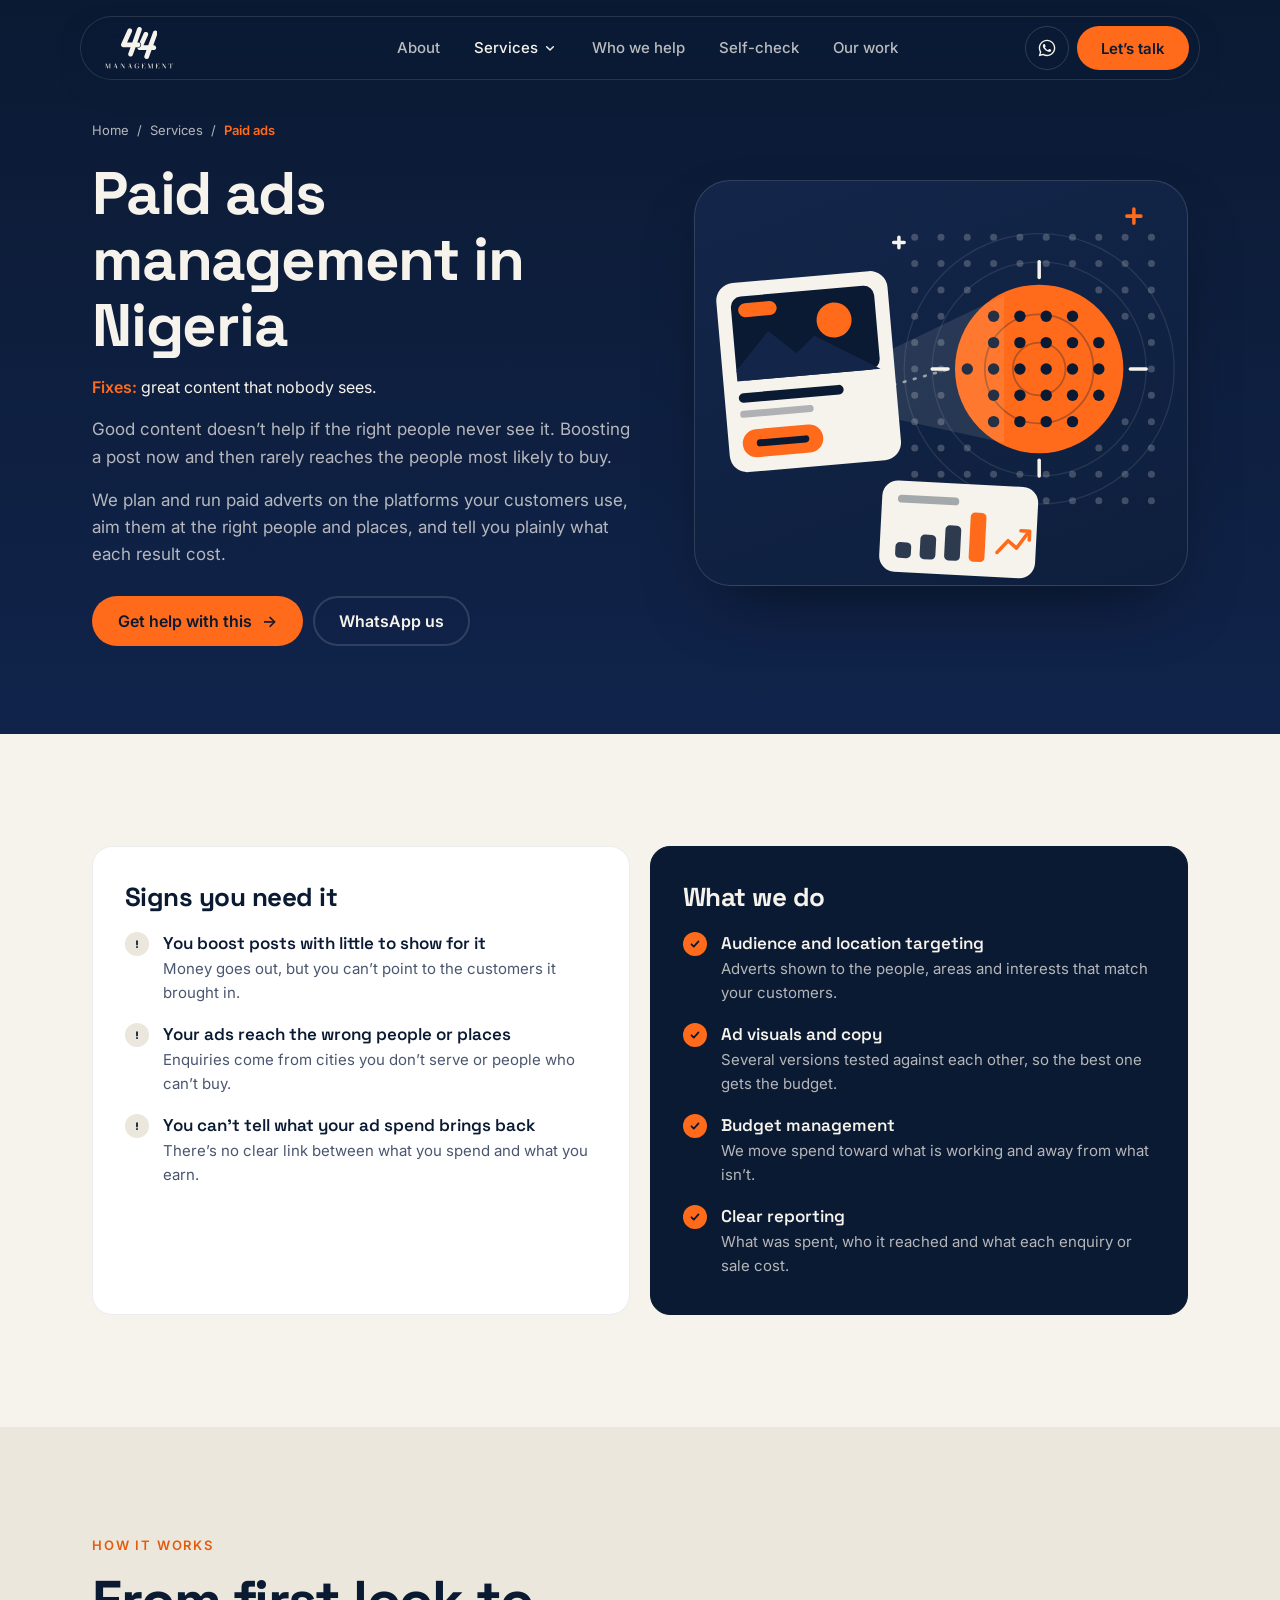
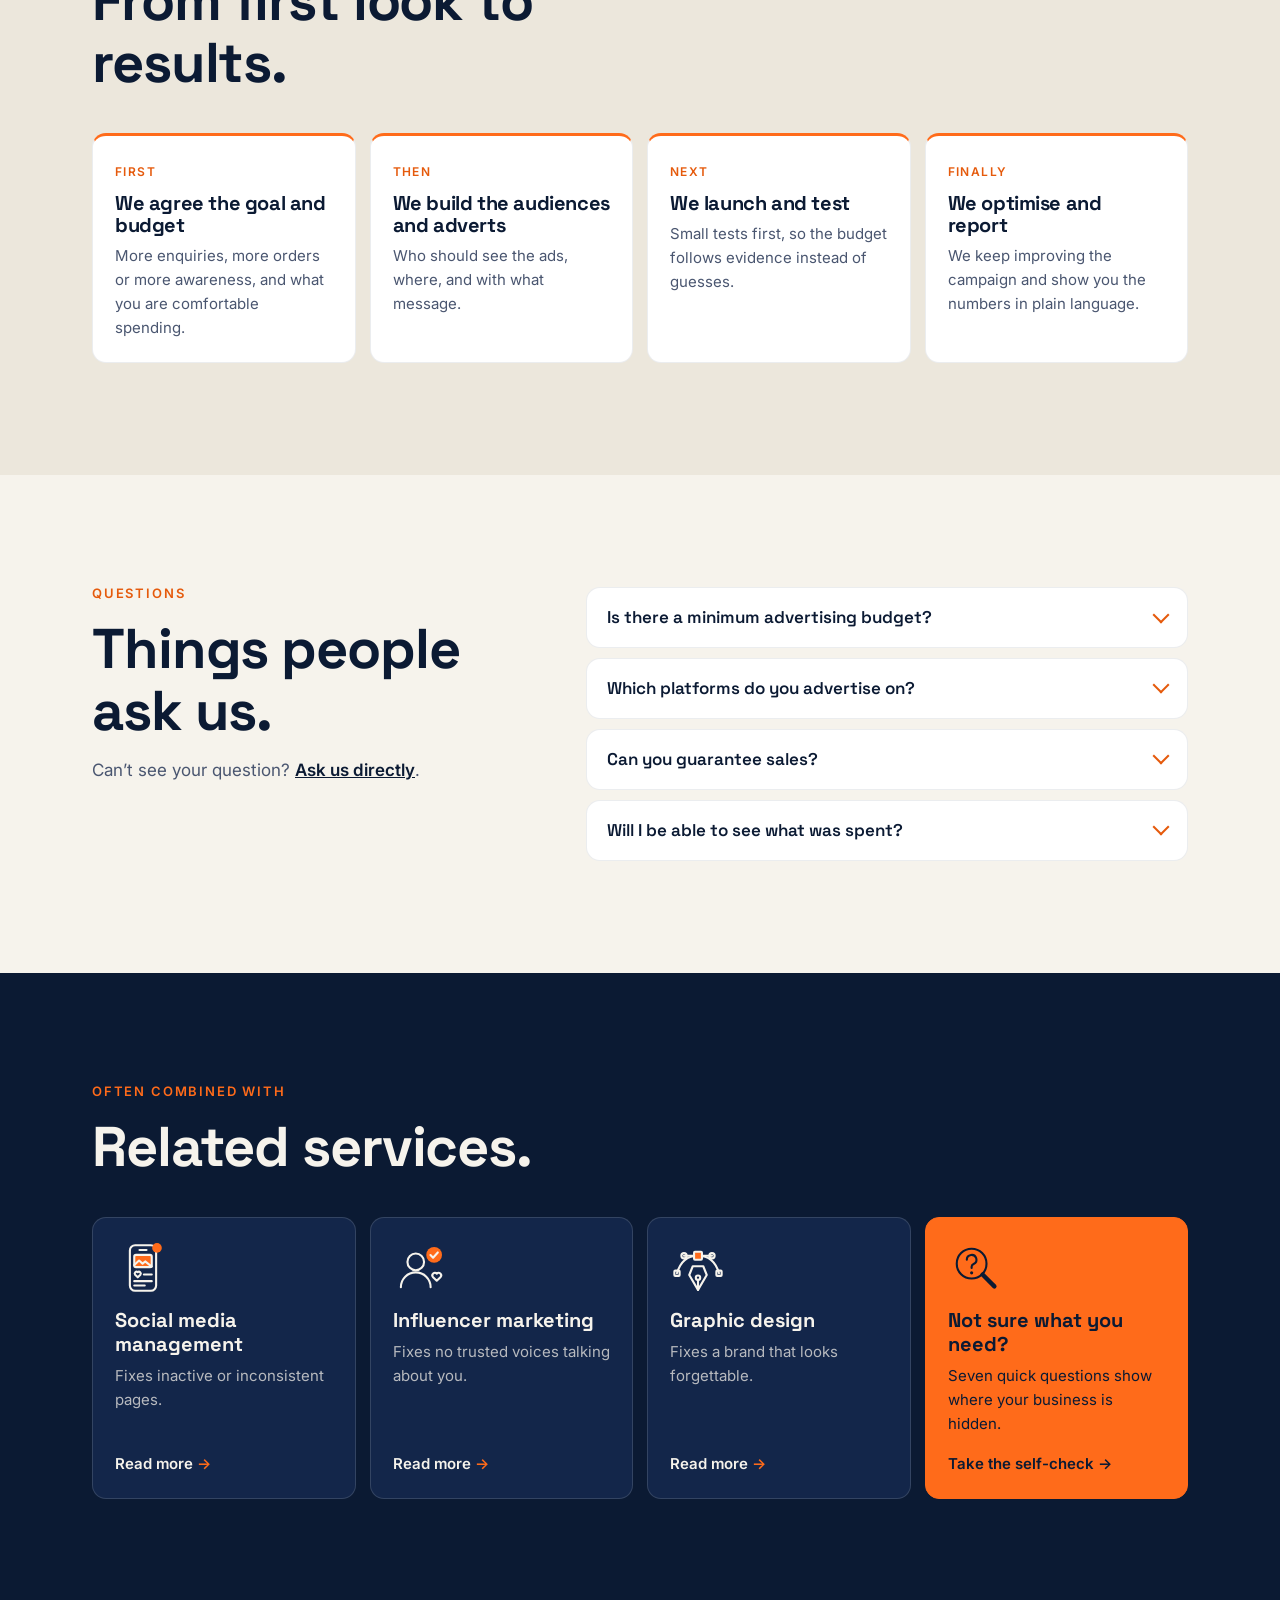
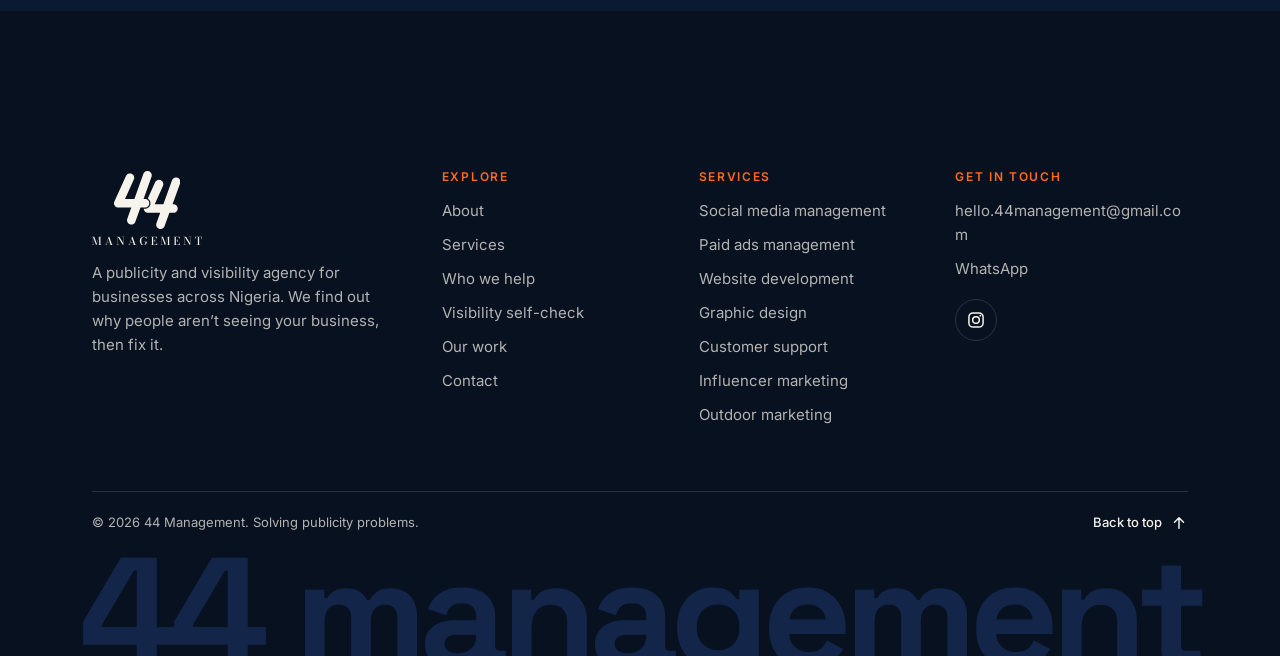
<file: services/paid-ads-management/index.html>
<!DOCTYPE html>
<!-- GENERATED FILE: do not edit by hand. Edit content/services.json, then run: node build.js -->
<html lang="en-NG">
<head>
  <meta charset="UTF-8">
  <meta name="viewport" content="width=device-width, initial-scale=1">
  <title>Paid Ads Management in Nigeria | 44 Management</title>
  <meta name="description" content="Paid adverts on Instagram, Facebook, TikTok and Google, aimed at the right people in Nigeria. Clear reporting on what every result cost.">
  <meta name="robots" content="index, follow, max-image-preview:large">
  <link rel="canonical" href="https://tycoontripper1.github.io/44-management/services/paid-ads-management/">
  <meta name="theme-color" content="#0B1A33">

  <meta property="og:type" content="website">
  <meta property="og:site_name" content="44 Management">
  <meta property="og:locale" content="en_NG">
  <meta property="og:url" content="https://tycoontripper1.github.io/44-management/services/paid-ads-management/">
  <meta property="og:title" content="Paid ads management in Nigeria">
  <meta property="og:description" content="Paid adverts on Instagram, Facebook, TikTok and Google, aimed at the right people in Nigeria. Clear reporting on what every result cost.">
  <meta property="og:image" content="https://tycoontripper1.github.io/44-management/images/og-image.png">
  <meta property="og:image:width" content="1200">
  <meta property="og:image:height" content="630">
  <meta name="twitter:card" content="summary_large_image">
  <meta name="twitter:title" content="Paid ads management in Nigeria">
  <meta name="twitter:description" content="Paid adverts on Instagram, Facebook, TikTok and Google, aimed at the right people in Nigeria. Clear reporting on what every result cost.">
  <meta name="twitter:image" content="https://tycoontripper1.github.io/44-management/images/og-image.png">

  <link rel="icon" href="../../favicon.svg?v=2" type="image/svg+xml">
  <link rel="icon" href="../../images/icon-192.png?v=2" type="image/png" sizes="192x192">
  <link rel="apple-touch-icon" href="../../images/apple-touch-icon.png?v=2">
  <link rel="manifest" href="../../site.webmanifest">

  <script type="application/ld+json">
{
  "@context": "https://schema.org",
  "@graph": [
    {
      "@type": "Service",
      "@id": "https://tycoontripper1.github.io/44-management/services/paid-ads-management/#service",
      "name": "Paid Ads Management",
      "serviceType": "Paid ads",
      "description": "Paid adverts on Instagram, Facebook, TikTok and Google, aimed at the right people in Nigeria. Clear reporting on what every result cost.",
      "url": "https://tycoontripper1.github.io/44-management/services/paid-ads-management/",
      "provider": {
        "@id": "https://tycoontripper1.github.io/44-management/#business"
      },
      "areaServed": {
        "@type": "Country",
        "name": "Nigeria"
      }
    },
    {
      "@type": "BreadcrumbList",
      "itemListElement": [
        {
          "@type": "ListItem",
          "position": 1,
          "name": "Home",
          "item": "https://tycoontripper1.github.io/44-management/"
        },
        {
          "@type": "ListItem",
          "position": 2,
          "name": "Services",
          "item": "https://tycoontripper1.github.io/44-management/#services"
        },
        {
          "@type": "ListItem",
          "position": 3,
          "name": "Paid ads",
          "item": "https://tycoontripper1.github.io/44-management/services/paid-ads-management/"
        }
      ]
    },
    {
      "@type": "FAQPage",
      "mainEntity": [
        {
          "@type": "Question",
          "name": "Is there a minimum advertising budget?",
          "acceptedAnswer": {
            "@type": "Answer",
            "text": "There is no fixed minimum. We will tell you honestly if a budget is too small to learn anything useful, and suggest where to start."
          }
        },
        {
          "@type": "Question",
          "name": "Which platforms do you advertise on?",
          "acceptedAnswer": {
            "@type": "Answer",
            "text": "Instagram and Facebook (Meta), TikTok, Google and YouTube, X and LinkedIn. We choose based on where your customers are, not on what is fashionable."
          }
        },
        {
          "@type": "Question",
          "name": "Can you guarantee sales?",
          "acceptedAnswer": {
            "@type": "Answer",
            "text": "No honest agency can. What we can do is make sure the right people see you and report exactly what happened. If the real problem is elsewhere, such as pricing or slow replies, we will tell you."
          }
        },
        {
          "@type": "Question",
          "name": "Will I be able to see what was spent?",
          "acceptedAnswer": {
            "@type": "Answer",
            "text": "Yes. You get a clear breakdown of ad spend and results, so you always know where the money went."
          }
        }
      ]
    }
  ]
}
  </script>

  <link rel="preconnect" href="https://fonts.googleapis.com">
  <link rel="preconnect" href="https://fonts.gstatic.com" crossorigin>
  <link href="https://fonts.googleapis.com/css2?family=Space+Grotesk:wght@500;700&family=Inter:wght@400;500;600&display=swap" rel="stylesheet">
  <link rel="stylesheet" href="../../styles.css?v=57">
</head>
<body class="subpage" data-wa-message="Hi 44 Management, I’d like help with paid ads.">
  <a class="skip-link" href="#main">Skip to content</a>
  <svg xmlns="http://www.w3.org/2000/svg" style="display:none">
    <symbol id="logo-mark" viewBox="0 0 114.47 99.99"><path d="M0.48 52.99L0.26 53.69L0.1 54.4L0.02 55.13L0 55.86L0.06 56.59L0.19 57.31L0.39 58.01L0.66 58.69L0.99 59.34L1.39 59.95L1.84 60.52L2.35 61.05L2.91 61.52L3.51 61.94L4.15 62.29L5.05 62.67L5.51 62.81L6.23 62.96L6.95 63.05L7.44 63.06L29.84 63.06L22.82 82.63L22.63 83.34L22.49 84.3L22.47 85.27L22.58 86.24L22.82 87.18L23.18 88.09L23.65 88.94L24.23 89.72L24.9 90.42L25.47 90.88L26.29 91.41L27.16 91.83L28.09 92.13L29.05 92.3L30.02 92.35L30.99 92.27L31.94 92.07L32.86 91.74L33.72 91.3L34.53 90.74L35.25 90.09L35.88 89.35L36.41 88.53L36.82 87.65L45.65 63.06L53.66 63.06L54.39 63L54.87 62.92L55.81 62.67L56.7 62.29L57.34 61.94L57.94 61.52L58.68 60.88L59.32 60.15L59.73 59.55L60.09 58.91L60.46 58.01L60.71 57.07L60.84 56.11L60.84 55.13L60.71 54.17L60.46 53.23L60.09 52.33L59.73 51.69L59.46 51.29L58.84 50.53L58.13 49.87L57.34 49.3L56.48 48.84L55.57 48.5L54.87 48.32L53.9 48.2L50.98 48.18L64.84 9.49L65.01 8.78L65.12 7.81L65.11 6.84L64.96 5.87L64.78 5.17L64.42 4.26L63.95 3.41L63.52 2.82L63.04 2.27L62.32 1.62L61.52 1.06L60.66 0.62L59.97 0.36L59.03 0.12L58.06 0.01L57.33 0.01L56.6 0.08L55.65 0.28L54.74 0.61L53.87 1.05L53.26 1.46L52.52 2.09L51.87 2.81L51.44 3.4L50.97 4.25L50.69 4.93L35.17 48.18L18.99 48.18L34.18 14.77L34.36 14.32L34.59 13.63L34.7 13.15L34.81 12.43L34.84 11.95L34.83 11.22L34.7 10.25L34.59 9.78L34.37 9.08L33.97 8.19L33.46 7.37L33 6.79L32.67 6.44L31.94 5.8L31.54 5.51L30.92 5.14L30.48 4.92L29.8 4.65L28.86 4.4L27.9 4.27L27.41 4.25L26.68 4.29L25.72 4.45L25.02 4.65L24.56 4.82L24.12 5.02L23.48 5.37L22.69 5.94L21.98 6.6L21.51 7.16L21.09 7.76L20.63 8.62ZM51.33 65.09L51.47 66.19L51.58 66.67L51.73 67.13L52 67.81L52.46 68.66L52.73 69.07L53.18 69.64L53.51 69.99L54.05 70.48L54.44 70.77L55.05 71.17L55.7 71.5L56.15 71.69L57.08 71.97L57.8 72.1L58.76 72.16L79.69 72.16L73.13 90.25L72.89 91.2L72.77 92.16L72.78 93.14L72.92 94.1L73.18 95.04L73.57 95.93L74.06 96.77L74.67 97.53L75.18 98.05L75.94 98.66L76.77 99.16L77.66 99.55L78.6 99.83L79.56 99.97L80.53 99.99L81.5 99.89L82.45 99.65L83.35 99.3L84.2 98.83L84.99 98.26L85.69 97.58L86.16 97.02L86.69 96.2L87.11 95.33L95.52 72.16L102.89 72.14L103.85 72.02L104.56 71.84L105.02 71.68L105.69 71.39L106.33 71.04L106.93 70.62L107.66 69.98L108.15 69.44L108.72 68.65L109.18 67.79L109.45 67.11L109.7 66.17L109.83 65.21L109.83 64.23L109.7 63.27L109.45 62.33L109.08 61.43L108.59 60.59L108 59.81L107.31 59.13L106.54 58.53L105.69 58.05L105.02 57.76L104.09 57.47L103.37 57.34L102.65 57.28L100.92 57.28L114.03 21.16L114.24 20.46L114.39 19.74L114.47 18.77L114.45 18.04L114.31 17.08L114.05 16.14L113.66 15.25L113.17 14.41L112.73 13.83L112.05 13.13L111.49 12.66L110.88 12.25L110.02 11.8L109.11 11.47L108.16 11.26L107.43 11.19L106.46 11.2L105.73 11.29L104.79 11.52L104.1 11.78L103.23 12.22L102.43 12.77L101.88 13.25L101.38 13.78L100.8 14.56L100.43 15.19L100.04 16.08L85.09 57.28L70.25 57.28L84.38 25.72L84.65 25.04L84.79 24.58L84.94 23.86L85.02 23.14L85.01 22.16L84.93 21.44L84.83 20.96L84.7 20.49L84.45 19.81L84.02 18.93L83.47 18.13L83.16 17.75L82.65 17.23L81.9 16.62L81.07 16.11L80.18 15.71L79.72 15.55L79.01 15.38L78.29 15.27L77.8 15.25L76.83 15.28L75.87 15.44L75.4 15.57L74.71 15.82L73.84 16.26L73.23 16.65L72.85 16.95L72.31 17.44L71.67 18.18L71.25 18.78L70.9 19.42L58.31 47.52L58.95 47.95L59.68 48.53L60.3 49.13L60.9 49.83L61.43 50.59L61.78 51.19L62.17 52.03L62.46 52.84L62.69 53.74L62.8 54.42L62.87 55.28L62.86 56.21L62.79 56.89L62.62 57.8L62.39 58.63L62.05 59.5L61.75 60.11L61.43 60.65L60.94 61.36L60.51 61.89L59.91 62.51L59.39 62.96L58.7 63.47L58.12 63.83L57.35 64.23L56.72 64.49L55.9 64.75L55.23 64.91L54.62 65.01L53.76 65.08Z"/></symbol>
    <symbol id="logo-word" viewBox="0 -0.6 179.5 14.8"><path d="M6.61 13.78 1.57 0H3.62L7.65 10.9L11.42 0H11.81L7.05 13.78ZM1.75 0V13.25H3.09V13.6H0.09V13.25H1.38V0.35H0V0ZM15 0V0.35H13.73V13.25H15V13.6H10.25V13.25H11.71V0ZM24.29 9.36V9H30.08V9.36ZM27.97 -0.26 32.65 13.25H34.06V13.6H28.53V13.25H30.31L26.81 2.41L23.03 13.25H24.95V13.6H20.96V13.25H22.62L27.37 -0.26ZM42.24 0V13.25H44.37V13.6H40.01V13.25H41.87V0.35H40.01V0ZM53.05 0V0.35H51.14V13.78H50.65L41.98 0H44.42L50.78 10.28V0.35H48.7V0ZM62.34 9.36V9H68.13V9.36ZM66.02 -0.26 70.7 13.25H72.11V13.6H66.57V13.25H68.36L64.85 2.41L61.07 13.25H63V13.6H59V13.25H60.67L65.42 -0.26ZM85.1 8.24H90.26V8.63H89.21V10.66Q88.95 11.1 88.53 11.63Q88.11 12.17 87.5 12.66Q86.89 13.15 86.05 13.47Q85.21 13.78 84.11 13.78Q82.18 13.78 80.83 12.89Q79.48 11.99 78.77 10.42Q78.06 8.84 78.06 6.8Q78.06 5.27 78.52 3.99Q78.99 2.71 79.83 1.78Q80.68 0.84 81.84 0.33Q82.99 -0.18 84.37 -0.18Q85.24 -0.18 86.03 0.12Q86.83 0.42 87.45 0.95L88.58 0H88.9V3.79H88.54Q88.47 3.01 88.13 2.37Q87.79 1.72 87.24 1.25Q86.7 0.77 86.01 0.51Q85.33 0.25 84.57 0.25Q83.44 0.25 82.65 0.8Q81.85 1.36 81.37 2.29Q80.89 3.23 80.67 4.4Q80.44 5.57 80.44 6.8Q80.44 8.03 80.61 9.21Q80.77 10.39 81.17 11.34Q81.58 12.3 82.29 12.86Q83 13.42 84.11 13.42Q84.87 13.42 85.4 13.17Q85.92 12.92 86.25 12.57Q86.57 12.21 86.76 11.86Q86.94 11.52 87.01 11.33V8.63H85.1ZM96.21 13.6V13.25H97.84V0.35H96.21V0H106.09V3.72H105.74Q105.7 2.75 105.38 1.99Q105.05 1.22 104.39 0.79Q103.72 0.35 102.66 0.35H99.88V13.25H102.47Q103.71 13.25 104.46 12.79Q105.2 12.34 105.54 11.51Q105.88 10.67 105.92 9.52H106.27V13.6ZM102.73 8.63Q102.69 8.02 102.43 7.6Q102.17 7.18 101.75 6.96Q101.33 6.74 100.81 6.74H99.44V6.39H100.81Q101.33 6.39 101.75 6.19Q102.17 5.99 102.43 5.59Q102.69 5.19 102.73 4.58H103.09V8.63ZM118.84 13.78 113.8 0H115.84L119.88 10.9L123.65 0H124.03L119.28 13.78ZM113.98 0V13.25H115.32V13.6H112.32V13.25H113.61V0.35H112.23V0ZM127.23 0V0.35H125.96V13.25H127.23V13.6H122.47V13.25H123.93V0ZM133.18 13.6V13.25H134.82V0.35H133.18V0H143.06V3.72H142.71Q142.67 2.75 142.35 1.99Q142.02 1.22 141.36 0.79Q140.69 0.35 139.63 0.35H136.85V13.25H139.44Q140.69 13.25 141.43 12.79Q142.17 12.34 142.51 11.51Q142.85 10.67 142.89 9.52H143.25V13.6ZM139.7 8.63Q139.67 8.02 139.41 7.6Q139.15 7.18 138.72 6.96Q138.3 6.74 137.78 6.74H136.41V6.39H137.78Q138.3 6.39 138.72 6.19Q139.15 5.99 139.41 5.59Q139.67 5.19 139.7 4.58H140.06V8.63ZM151.43 0V13.25H153.56V13.6H149.2V13.25H151.06V0.35H149.2V0ZM162.24 0V0.35H160.33V13.78H159.84L151.17 0H153.61L159.96 10.28V0.35H157.88V0ZM170.84 13.6V13.25H172.83V0.35H171.22Q170.44 0.35 169.94 0.62Q169.43 0.89 169.14 1.39Q168.85 1.89 168.72 2.59Q168.58 3.29 168.55 4.16H168.19V0H179.5V4.16H179.15Q179.12 3.29 178.98 2.59Q178.85 1.89 178.56 1.39Q178.26 0.89 177.76 0.62Q177.25 0.35 176.47 0.35H174.86V13.25H176.85V13.6Z"/></symbol>
    <!-- Services -->
    <symbol id="i-social" viewBox="0 0 64 64">
      <rect x="17" y="6" width="30" height="52" rx="6"/>
      <path d="M28 11.5h8"/>
      <rect x="22" y="17" width="20" height="14" rx="2" style="fill:#FF6B1A"/>
      <path d="M22 28.5l5.5-5 4 3.5 3-2.5 7.5 6"/>
      <path d="M26 42.6l-3-2.9a2.1 2.1 0 0 1 3-2.9 2.1 2.1 0 0 1 3 2.9z"/>
      <path d="M33 39.5h9M22 47h20M22 52h12"/>
      <circle cx="48" cy="9" r="5.5" style="fill:#FF6B1A;stroke:none"/>
    </symbol>
    <symbol id="i-megaphone" viewBox="0 0 64 64">
      <path d="M20 26l20-11v34L20 38z" style="fill:#FF6B1A;stroke:none"/>
      <path d="M12 26h8l20-11v34L20 38h-8a2 2 0 0 1-2-2v-8a2 2 0 0 1 2-2z"/>
      <path d="M20 26v12"/>
      <path d="M16 38l3 11.5a2 2 0 0 0 2 1.5h3a1.5 1.5 0 0 0 1.4-1.9L22.5 39"/>
      <path d="M47 25.5a7.5 7.5 0 0 1 0 13M52 20.5a14 14 0 0 1 0 23"/>
    </symbol>
    <symbol id="i-browser" viewBox="0 0 64 64">
      <path d="M11 10h42a5 5 0 0 1 5 5v5H6v-5a5 5 0 0 1 5-5z" style="fill:#FF6B1A;stroke:none"/>
      <rect x="6" y="10" width="52" height="42" rx="5"/>
      <path d="M6 20h52"/>
      <circle cx="12" cy="15" r="1.6" style="fill:currentColor;stroke:none"/>
      <circle cx="17.5" cy="15" r="1.6" style="fill:currentColor;stroke:none"/>
      <circle cx="23" cy="15" r="1.6" style="fill:currentColor;stroke:none"/>
      <path d="M24 30l-6.5 6 6.5 6M40 30l6.5 6-6.5 6M35 27.5l-6 17"/>
    </symbol>
    <symbol id="i-design" viewBox="0 0 64 64">
      <path d="M8 38C12 24 20 18 32 18s20 6 24 20"/>
      <path d="M16 18h32"/>
      <circle cx="16" cy="18" r="3"/>
      <circle cx="48" cy="18" r="3"/>
      <rect x="27.5" y="13.5" width="9" height="9" rx="1" style="fill:#FF6B1A"/>
      <rect x="5" y="35" width="6" height="6" rx="1"/>
      <rect x="53" y="35" width="6" height="6" rx="1"/>
      <path d="M26 30h12l4 10-10 17-10-17z"/>
      <path d="M32 57V46"/>
      <circle cx="32" cy="43" r="2.5"/>
    </symbol>
    <symbol id="i-support" viewBox="0 0 64 64">
      <path d="M14 35v-5a18 18 0 0 1 36 0v5"/>
      <rect x="9" y="32" width="10" height="16" rx="4" style="fill:#FF6B1A"/>
      <rect x="45" y="32" width="10" height="16" rx="4" style="fill:#FF6B1A"/>
      <path d="M50 48v1.5a7 7 0 0 1-7 7h-6"/>
      <rect x="28" y="53" width="9" height="7" rx="3.5"/>
      <path d="M25 24h14a3 3 0 0 1 3 3v6a3 3 0 0 1-3 3h-8l-5 4v-4h-1a3 3 0 0 1-3-3v-6a3 3 0 0 1 3-3z"/>
      <circle cx="27.5" cy="30" r="1.4" style="fill:currentColor;stroke:none"/>
      <circle cx="32" cy="30" r="1.4" style="fill:currentColor;stroke:none"/>
      <circle cx="36.5" cy="30" r="1.4" style="fill:currentColor;stroke:none"/>
    </symbol>
    <symbol id="i-creator" viewBox="0 0 64 64">
      <circle cx="26" cy="25" r="9.5"/>
      <path d="M9 54a17 17 0 0 1 34 0"/>
      <circle cx="47" cy="17" r="9" style="fill:#FF6B1A;stroke:none"/>
      <path d="M42.8 17.2l3 3 5.4-6"/>
      <path d="M50 46.5l-4.2-4a2.9 2.9 0 0 1 4.2-4 2.9 2.9 0 0 1 4.2 4z"/>
    </symbol>
    <symbol id="i-billboard" viewBox="0 0 64 64">
      <path d="M17 9V5M32 9V5M47 9V5M14.5 5h5M29.5 5h5M44.5 5h5"/>
      <rect x="6" y="9" width="52" height="29" rx="2" style="fill:#FF6B1A"/>
      <path d="M13 18h22M13 25h15M13 31h10"/>
      <circle cx="46" cy="23.5" r="6.5"/>
      <path d="M10 42h44M22 38v18M42 38v18M8 56h48"/>
    </symbol>
    <symbol id="i-question" viewBox="0 0 64 64">
      <circle cx="27" cy="27" r="17"/>
      <path d="M39.5 39.5L53 53" style="stroke-width:5"/>
      <path d="M21.5 22.5a5.5 5.5 0 1 1 7.8 5c-1.4.7-2.3 1.7-2.3 3.2V32"/>
      <circle cx="27" cy="37.5" r="1.8" style="fill:currentColor;stroke:none"/>
    </symbol>

    <!-- Approach -->
    <symbol id="i-search" viewBox="0 0 64 64">
      <circle cx="27" cy="27" r="16" style="fill:#FF6B1A"/>
      <path d="M27 19v10"/>
      <circle cx="27" cy="34.5" r="1.9" style="fill:currentColor;stroke:none"/>
      <path d="M38.5 38.5L54 54" style="stroke-width:6"/>
    </symbol>
    <symbol id="i-target" viewBox="0 0 64 64">
      <circle cx="28" cy="36" r="20"/>
      <circle cx="28" cy="36" r="12.5"/>
      <circle cx="28" cy="36" r="5.5" style="fill:#FF6B1A"/>
      <path d="M28 36L54 10"/>
      <path d="M50 7v7h7M45 12v7h7"/>
    </symbol>
    <symbol id="i-growth" viewBox="0 0 64 64">
      <path d="M9 8v46h47"/>
      <rect x="17" y="40" width="8" height="14" rx="1" style="fill:#FF6B1A"/>
      <rect x="30" y="32" width="8" height="22" rx="1" style="fill:#FF6B1A"/>
      <rect x="43" y="24" width="8" height="30" rx="1" style="fill:#FF6B1A"/>
      <path d="M14 30l12-10 8 5 16-15"/>
      <path d="M43 10h7v7"/>
    </symbol>

    <!-- Hero problem strip -->
    <symbol id="i-hidden" viewBox="0 0 64 64">
      <path d="M6 32c6-11 15-16 26-16s20 5 26 16c-6 11-15 16-26 16S12 43 6 32z"/>
      <circle cx="32" cy="32" r="9" style="fill:#FF6B1A"/>
      <circle cx="32" cy="32" r="3.5" style="fill:currentColor;stroke:none"/>
      <path d="M12 54L52 10"/>
    </symbol>
    <symbol id="i-clipboard" viewBox="0 0 64 64">
      <rect x="13" y="10" width="38" height="48" rx="5"/>
      <rect x="23" y="5" width="18" height="10" rx="3" style="fill:#FF6B1A"/>
      <path d="M20 27l3 3 6-6M34 27h11M20 39l3 3 6-6M34 39h11M34 51h8"/>
      <rect x="20" y="47.5" width="7" height="7" rx="1.5"/>
    </symbol>
    <symbol id="i-bulb" viewBox="0 0 64 64">
      <path d="M32 8a16 16 0 0 0-9 29.2c1.4 1 2 2.5 2 4.1V44h14v-2.7c0-1.6.6-3.1 2-4.1A16 16 0 0 0 32 8z" style="fill:#FF6B1A"/>
      <path d="M29 44v-7l3-3 3 3v7"/>
      <path d="M25 49h14M27 54h10"/>
      <path d="M5 24h4M55 24h4M11 7l3 3M53 7l-3 3"/>
    </symbol>

    <!-- Who we help -->
    <symbol id="i-food" viewBox="0 0 64 64">
      <circle cx="32" cy="32" r="14" style="fill:#FF6B1A"/>
      <circle cx="32" cy="32" r="8"/>
      <path d="M7 10v11a4.5 4.5 0 0 0 9 0V10M11.5 10v44"/>
      <path d="M55 10c-6 5-6 15 0 19v25"/>
    </symbol>
    <symbol id="i-rocket" viewBox="0 0 64 64">
      <path d="M27 44c0 6 5 12 5 12s5-6 5-12z" style="fill:#FF6B1A"/>
      <path d="M32 6c9 7 12 19 9 34H23c-3-15 0-27 9-34z"/>
      <circle cx="32" cy="22" r="5" style="fill:#FF6B1A"/>
      <path d="M23 31l-8 9v8l9-4M41 31l8 9v8l-9-4"/>
    </symbol>
    <symbol id="i-hanger" viewBox="0 0 64 64">
      <path d="M27.5 15.5a4.5 4.5 0 1 1 6.2 4.2c-1 .4-1.7 1.3-1.7 2.4V25"/>
      <path d="M32 25L7.3 43.6A2 2 0 0 0 8.5 47.2h47a2 2 0 0 0 1.2-3.6z" style="fill:#FF6B1A"/>
    </symbol>
    <symbol id="i-person" viewBox="0 0 64 64">
      <circle cx="32" cy="32" r="24" style="fill:#FF6B1A"/>
      <circle cx="32" cy="26" r="8"/>
      <path d="M16.7 50.5a15.5 15.5 0 0 1 30.6 0"/>
    </symbol>
    <symbol id="i-bell" viewBox="0 0 64 64">
      <path d="M12 44a20 20 0 0 1 40 0z" style="fill:#FF6B1A"/>
      <path d="M32 24v-4M27 20h10"/>
      <rect x="7" y="44" width="50" height="7" rx="2"/>
    </symbol>
    <symbol id="i-plus" viewBox="0 0 64 64">
      <circle cx="32" cy="32" r="22" stroke-dasharray="5 5.5"/>
      <path d="M32 22v20M22 32h20"/>
    </symbol>

    <!-- Contact -->
    <!-- Ways of working -->
    <symbol id="i-calendar" viewBox="0 0 64 64">
      <path d="M13 12h38a5 5 0 0 1 5 5v7H8v-7a5 5 0 0 1 5-5z" style="fill:#FF6B1A;stroke:none"/>
      <rect x="8" y="12" width="48" height="44" rx="5"/>
      <path d="M8 24h48M20 6v10M44 6v10"/>
      <circle cx="18" cy="34" r="1.8" style="fill:currentColor;stroke:none"/>
      <circle cx="28" cy="34" r="1.8" style="fill:currentColor;stroke:none"/>
      <circle cx="38" cy="34" r="1.8" style="fill:currentColor;stroke:none"/>
      <circle cx="48" cy="34" r="1.8" style="fill:currentColor;stroke:none"/>
      <circle cx="18" cy="45" r="1.8" style="fill:currentColor;stroke:none"/>
      <circle cx="28" cy="45" r="1.8" style="fill:currentColor;stroke:none"/>
      <circle cx="40" cy="45" r="6" style="fill:#FF6B1A"/>
      <path d="M37.5 45l2 2 3.5-4" style="stroke:#0B1A33;stroke-width:2.4"/>
    </symbol>
    <symbol id="i-box" viewBox="0 0 64 64">
      <path d="M10 21l22-10 22 10-22 10z" style="fill:#FF6B1A"/>
      <path d="M10 21v24l22 11 22-11V21"/>
      <path d="M32 31v25"/>
      <path d="M21 16l22 10v8"/>
    </symbol>
    <symbol id="i-mail" viewBox="0 0 64 64">
      <path d="M8 16h48L32 35z" style="fill:#FF6B1A;stroke:none"/>
      <rect x="6" y="14" width="52" height="36" rx="5"/>
      <path d="M8 17l24 18 24-18M8 48l17-15M56 48L39 33"/>
    </symbol>
  </svg>
  <header class="site-header" id="top">
    <div class="header-pill">
      <a href="../../" class="logo" aria-label="44 Management, back to top">
        <svg class="logo-mark" viewBox="0 0 114.47 99.99" aria-hidden="true"><use href="#logo-mark"/></svg>
        <svg class="logo-word" viewBox="0 -0.6 179.5 14.8" aria-hidden="true"><use href="#logo-word"/></svg>
      </a>

      <nav class="site-nav" aria-label="Main">
        <span class="nav-indicator" aria-hidden="true"></span>
        <a href="../../#about">About</a>
        <a href="../../#services" aria-current="true" class="nav-dd-trigger" aria-haspopup="true" aria-expanded="false" aria-controls="nav-dd">Services<svg class="nav-dd-chevron" viewBox="0 0 24 24" aria-hidden="true"><path d="M7 10l5 5 5-5"/></svg></a>
        <a href="../../#who-we-help">Who we help</a>
        <a href="../../#diagnose">Self-check</a>
        <a href="../../#work">Our work</a>
      </nav>

      <div class="header-actions">
        <a class="header-wa" data-whatsapp href="#" target="_blank" rel="noopener" aria-label="Chat with us on WhatsApp" title="Chat on WhatsApp"><svg viewBox="0 0 24 24" aria-hidden="true"><path fill="currentColor" d="M12.04 2C6.58 2 2.13 6.45 2.13 11.91c0 1.75.46 3.45 1.32 4.95L2.05 22l5.25-1.38c1.45.79 3.08 1.21 4.74 1.21 5.46 0 9.91-4.45 9.91-9.91C21.95 6.45 17.5 2 12.04 2Zm0 18.15c-1.48 0-2.93-.4-4.2-1.15l-.3-.18-3.12.82.83-3.04-.2-.31a8.2 8.2 0 0 1-1.26-4.38c0-4.54 3.7-8.24 8.25-8.24 4.54 0 8.24 3.7 8.24 8.24 0 4.55-3.7 8.24-8.24 8.24Zm4.52-6.16c-.25-.12-1.47-.72-1.69-.81-.23-.08-.39-.12-.56.12-.17.25-.64.81-.78.97-.14.17-.29.19-.54.06-.25-.12-1.05-.39-1.99-1.23-.74-.66-1.23-1.47-1.38-1.72-.14-.25-.02-.38.11-.51.11-.11.25-.29.37-.43.12-.14.17-.25.25-.41.08-.17.04-.31-.02-.43-.06-.12-.56-1.34-.76-1.84-.2-.48-.41-.42-.56-.43h-.48c-.17 0-.43.06-.66.31-.23.25-.87.85-.87 2.07 0 1.22.89 2.4 1.01 2.56.12.17 1.75 2.67 4.23 3.74.59.26 1.05.41 1.41.52.59.19 1.13.16 1.56.1.48-.07 1.47-.6 1.67-1.18.21-.58.21-1.07.14-1.18-.06-.1-.22-.16-.47-.28Z"/></svg></a>
        <a href="../../#contact" class="btn btn-primary btn-sm header-cta">Let’s talk</a>
        <button class="nav-toggle" type="button" aria-expanded="false" aria-controls="mobile-menu">
          <span class="sr-only">Open menu</span>
          <span class="nav-toggle-bar"></span>
          <span class="nav-toggle-bar"></span>
        </button>
      </div>
      <span class="pill-progress" aria-hidden="true"><span></span></span>
    </div>
    <div class="nav-dd" id="nav-dd" role="region" aria-label="Services menu" data-prebuilt><div class="nav-dd-main"><p class="nav-dd-title">Services</p><ul class="nav-dd-list"><li><a href="../../services/social-media-management/"><span class="nav-dd-icon"><svg class="ill" aria-hidden="true"><use href="#i-social"/></svg></span><span class="nav-dd-text"><strong>Social Media Management</strong><span>Fixes inactive or inconsistent pages</span></span></a></li><li><a href="../../services/paid-ads-management/"><span class="nav-dd-icon"><svg class="ill" aria-hidden="true"><use href="#i-megaphone"/></svg></span><span class="nav-dd-text"><strong>Paid Ads Management</strong><span>Fixes great content that nobody sees</span></span></a></li><li><a href="../../services/website-development/"><span class="nav-dd-icon"><svg class="ill" aria-hidden="true"><use href="#i-browser"/></svg></span><span class="nav-dd-text"><strong>Website Development</strong><span>Fixes no credible home online</span></span></a></li><li><a href="../../services/graphic-design/"><span class="nav-dd-icon"><svg class="ill" aria-hidden="true"><use href="#i-design"/></svg></span><span class="nav-dd-text"><strong>Graphic Design</strong><span>Fixes a brand that looks forgettable</span></span></a></li><li><a href="../../services/online-customer-support/"><span class="nav-dd-icon"><svg class="ill" aria-hidden="true"><use href="#i-support"/></svg></span><span class="nav-dd-text"><strong>Online Customer Service &amp; Support</strong><span>Fixes unanswered messages and lost sales</span></span></a></li><li><a href="../../services/influencer-marketing/"><span class="nav-dd-icon"><svg class="ill" aria-hidden="true"><use href="#i-creator"/></svg></span><span class="nav-dd-text"><strong>Influencer Marketing</strong><span>Fixes no trusted voices talking about you</span></span></a></li><li><a href="../../services/outdoor-marketing/"><span class="nav-dd-icon"><svg class="ill" aria-hidden="true"><use href="#i-billboard"/></svg></span><span class="nav-dd-text"><strong>Outdoor Marketing</strong><span>Fixes invisible in your own neighbourhood</span></span></a></li></ul><a class="nav-dd-all" href="../../#services">See all services <span aria-hidden="true">→</span></a></div><div class="nav-dd-side"><p class="nav-dd-title">Popular combinations</p><ul class="nav-dd-bundles"><li><a href="../../?need=Graphic%20Design&interest=Launch%20kit%20(Graphic%20Design%2C%20Social%20Media%20Management%2C%20Paid%20Ads)#contact-form"><strong>Launch kit</strong><span>Graphic Design · Social Media Management · Paid Ads</span></a></li><li><a href="../../?need=Outdoor%20Marketing&interest=Get%20found%20locally%20(Social%20Media%20Management%2C%20Outdoor%20Marketing%2C%20Customer%20Support)#contact-form"><strong>Get found locally</strong><span>Social Media Management · Outdoor Marketing · Customer Support</span></a></li><li><a href="../../?need=Influencer%20Marketing&interest=Creator%20push%20(Influencer%20Marketing%2C%20Paid%20Ads%2C%20Graphic%20Design)#contact-form"><strong>Creator push</strong><span>Influencer Marketing · Paid Ads · Graphic Design</span></a></li></ul><a class="nav-dd-check" href="../../#diagnose"><svg class="ill" aria-hidden="true"><use href="#i-question"/></svg><span><strong>Not sure what you need?</strong><span>Take the 1-minute self-check →</span></span></a></div></div>
  </header>

  <div class="menu-overlay" id="mobile-menu" role="dialog" aria-modal="true" aria-label="Menu" aria-hidden="true">
    <div class="menu-top">
      <a href="../../" class="logo" aria-label="44 Management, back to top">
        <svg class="logo-mark" viewBox="0 0 114.47 99.99" aria-hidden="true"><use href="#logo-mark"/></svg>
        <svg class="logo-word" viewBox="0 -0.6 179.5 14.8" aria-hidden="true"><use href="#logo-word"/></svg>
      </a>
      <button class="menu-close" type="button" aria-label="Close menu">
        <svg viewBox="0 0 24 24" aria-hidden="true"><path d="M6 6l12 12M18 6L6 18"/></svg>
      </button>
    </div>
    <nav class="menu-links" aria-label="Mobile">
      <a href="../../#about" style="--i:0"><span>About</span><svg class="menu-arrow" viewBox="0 0 24 24" aria-hidden="true"><path d="M5 12h14M13 6l6 6-6 6"/></svg></a>
      <a href="../../#services" style="--i:1"><span>Services</span><svg class="menu-arrow" viewBox="0 0 24 24" aria-hidden="true"><path d="M5 12h14M13 6l6 6-6 6"/></svg></a>
      <a href="../../#who-we-help" style="--i:2"><span>Who we help</span><svg class="menu-arrow" viewBox="0 0 24 24" aria-hidden="true"><path d="M5 12h14M13 6l6 6-6 6"/></svg></a>
      <a href="../../#diagnose" style="--i:3"><span>Self-check</span><svg class="menu-arrow" viewBox="0 0 24 24" aria-hidden="true"><path d="M5 12h14M13 6l6 6-6 6"/></svg></a>
      <a href="../../#work" style="--i:4"><span>Our work</span><svg class="menu-arrow" viewBox="0 0 24 24" aria-hidden="true"><path d="M5 12h14M13 6l6 6-6 6"/></svg></a>
    </nav>
    <div class="menu-foot">
      <a href="../../#contact" class="btn btn-primary btn-block">Let’s work together</a>
      <div class="menu-contacts">
        <a data-whatsapp href="#" target="_blank" rel="noopener">
          <svg aria-hidden="true" viewBox="0 0 24 24" width="20" height="20"><path fill="currentColor" d="M12.04 2C6.58 2 2.13 6.45 2.13 11.91c0 1.75.46 3.45 1.32 4.95L2.05 22l5.25-1.38c1.45.79 3.08 1.21 4.74 1.21 5.46 0 9.91-4.45 9.91-9.91C21.95 6.45 17.5 2 12.04 2Zm0 18.15c-1.48 0-2.93-.4-4.2-1.15l-.3-.18-3.12.82.83-3.04-.2-.31a8.2 8.2 0 0 1-1.26-4.38c0-4.54 3.7-8.24 8.25-8.24 4.54 0 8.24 3.7 8.24 8.24 0 4.55-3.7 8.24-8.24 8.24Zm4.52-6.16c-.25-.12-1.47-.72-1.69-.81-.23-.08-.39-.12-.56.12-.17.25-.64.81-.78.97-.14.17-.29.19-.54.06-.25-.12-1.05-.39-1.99-1.23-.74-.66-1.23-1.47-1.38-1.72-.14-.25-.02-.38.11-.51.11-.11.25-.29.37-.43.12-.14.17-.25.25-.41.08-.17.04-.31-.02-.43-.06-.12-.56-1.34-.76-1.84-.2-.48-.41-.42-.56-.43h-.48c-.17 0-.43.06-.66.31-.23.25-.87.85-.87 2.07 0 1.22.89 2.4 1.01 2.56.12.17 1.75 2.67 4.23 3.74.59.26 1.05.41 1.41.52.59.19 1.13.16 1.56.1.48-.07 1.47-.6 1.67-1.18.21-.58.21-1.07.14-1.18-.06-.1-.22-.16-.47-.28Z"/></svg>
          WhatsApp
        </a>
        <a data-email-link href="#">
          <svg class="ill" aria-hidden="true"><use href="#i-mail"/></svg>
          Email us
        </a>
      </div>
      <p class="menu-tagline">Solving publicity problems.</p>
    </div>
  </div>


  <main id="main">
    <section class="page-hero">
      <div class="container page-hero-grid">
        <div class="page-hero-text">
          <nav class="crumbs" aria-label="Breadcrumb">
            <a href="../../">Home</a><span aria-hidden="true">/</span>
            <a href="../../#services">Services</a><span aria-hidden="true">/</span>
            <span aria-current="page">Paid ads</span>
          </nav>
          <h1>Paid ads management in Nigeria</h1>
          <p class="page-fixes"><span>Fixes:</span> great content that nobody sees.</p>
          <p class="page-intro">Good content doesn’t help if the right people never see it. Boosting a post now and then rarely reaches the people most likely to buy.</p>
          <p class="page-intro">We plan and run paid adverts on the platforms your customers use, aim them at the right people and places, and tell you plainly what each result cost.</p>
          <div class="page-ctas">
            <a class="btn btn-primary" href="../../?need=Paid%20Ads%20Management&from=Paid%20ads#contact-form">Get help with this <span aria-hidden="true">→</span></a>
            <a class="btn btn-ghost" data-whatsapp href="#" target="_blank" rel="noopener">WhatsApp us</a>
          </div>
        </div>
        <div class="page-hero-art"><img src="../../images/services/paid-ads-management.svg?v=57" alt="Illustration: an advert aimed at a crowd, with only the right group of people highlighted, and results climbing." width="560" height="460" decoding="async"></div>
      </div>
    </section>

    <section class="section">
      <div class="container page-cols">
        <div class="page-card">
          <h2>Signs you need it</h2>
          <ul class="page-list page-list-signs">
            <li><strong>You boost posts with little to show for it</strong><span>Money goes out, but you can’t point to the customers it brought in.</span></li>
            <li><strong>Your ads reach the wrong people or places</strong><span>Enquiries come from cities you don’t serve or people who can’t buy.</span></li>
            <li><strong>You can’t tell what your ad spend brings back</strong><span>There’s no clear link between what you spend and what you earn.</span></li>
          </ul>
        </div>
        <div class="page-card page-card-dark">
          <h2>What we do</h2>
          <ul class="page-list page-list-does">
            <li><strong>Audience and location targeting</strong><span>Adverts shown to the people, areas and interests that match your customers.</span></li>
            <li><strong>Ad visuals and copy</strong><span>Several versions tested against each other, so the best one gets the budget.</span></li>
            <li><strong>Budget management</strong><span>We move spend toward what is working and away from what isn’t.</span></li>
            <li><strong>Clear reporting</strong><span>What was spent, who it reached and what each enquiry or sale cost.</span></li>
          </ul>
        </div>
      </div>
    </section>

    <section class="section section-tint">
      <div class="container">
        <p class="eyebrow eyebrow-dark">How it works</p>
        <h2 class="section-title">From first look to results.</h2>
        <ol class="page-steps">
          <li><span class="page-step-label">First</span><h3>We agree the goal and budget</h3><p>More enquiries, more orders or more awareness, and what you are comfortable spending.</p></li>
          <li><span class="page-step-label">Then</span><h3>We build the audiences and adverts</h3><p>Who should see the ads, where, and with what message.</p></li>
          <li><span class="page-step-label">Next</span><h3>We launch and test</h3><p>Small tests first, so the budget follows evidence instead of guesses.</p></li>
          <li><span class="page-step-label">Finally</span><h3>We optimise and report</h3><p>We keep improving the campaign and show you the numbers in plain language.</p></li>
        </ol>
      </div>
    </section>

    <section class="section">
      <div class="container page-faq">
        <div>
          <p class="eyebrow eyebrow-dark">Questions</p>
          <h2 class="section-title">Things people ask us.</h2>
          <p class="section-lead section-lead-dark">Can’t see your question? <a href="../../?need=Paid%20Ads%20Management&from=Paid%20ads#contact-form">Ask us directly</a>.</p>
        </div>
        <div class="faq-list">
          <details class="faq"><summary>Is there a minimum advertising budget?</summary><p>There is no fixed minimum. We will tell you honestly if a budget is too small to learn anything useful, and suggest where to start.</p></details>
          <details class="faq"><summary>Which platforms do you advertise on?</summary><p>Instagram and Facebook (Meta), TikTok, Google and YouTube, X and LinkedIn. We choose based on where your customers are, not on what is fashionable.</p></details>
          <details class="faq"><summary>Can you guarantee sales?</summary><p>No honest agency can. What we can do is make sure the right people see you and report exactly what happened. If the real problem is elsewhere, such as pricing or slow replies, we will tell you.</p></details>
          <details class="faq"><summary>Will I be able to see what was spent?</summary><p>Yes. You get a clear breakdown of ad spend and results, so you always know where the money went.</p></details>
        </div>
      </div>
    </section>

    <section class="section section-navy">
      <div class="container">
        <p class="eyebrow">Often combined with</p>
        <h2 class="section-title">Related services.</h2>
        <div class="page-related">
          <a class="page-related-card" href="../../services/social-media-management/"><svg class="ill" aria-hidden="true"><use href="#i-social"/></svg><strong>Social media management</strong><span>Fixes inactive or inconsistent pages.</span><em>Read more <span aria-hidden="true">→</span></em></a>
          <a class="page-related-card" href="../../services/influencer-marketing/"><svg class="ill" aria-hidden="true"><use href="#i-creator"/></svg><strong>Influencer marketing</strong><span>Fixes no trusted voices talking about you.</span><em>Read more <span aria-hidden="true">→</span></em></a>
          <a class="page-related-card" href="../../services/graphic-design/"><svg class="ill" aria-hidden="true"><use href="#i-design"/></svg><strong>Graphic design</strong><span>Fixes a brand that looks forgettable.</span><em>Read more <span aria-hidden="true">→</span></em></a>
          <a class="page-related-card page-related-check" href="../../#diagnose"><svg class="ill" aria-hidden="true"><use href="#i-question"/></svg><strong>Not sure what you need?</strong><span>Seven quick questions show where your business is hidden.</span><em>Take the self-check <span aria-hidden="true">→</span></em></a>
        </div>
      </div>
    </section>
  </main>

  <footer class="site-footer">
    <div class="container">
      <div class="footer-grid">
        <div class="footer-brand">
          <a href="../../" class="logo" aria-label="44 Management, back to top">
            <svg class="logo-mark" viewBox="0 0 114.47 99.99" aria-hidden="true"><use href="#logo-mark"/></svg>
            <svg class="logo-word" viewBox="0 -0.6 179.5 14.8" aria-hidden="true"><use href="#logo-word"/></svg>
          </a>
          <p>A publicity and visibility agency for businesses across Nigeria. We find out why people aren’t seeing your business, then fix it.</p>
        </div>

        <nav class="footer-col" aria-label="Footer">
          <h3>Explore</h3>
          <ul>
            <li><a href="../../#about">About</a></li>
            <li><a href="../../#services">Services</a></li>
            <li><a href="../../#who-we-help">Who we help</a></li>
            <li><a href="../../#diagnose">Visibility self-check</a></li>
            <li><a href="../../#work">Our work</a></li>
            <li><a href="../../#contact">Contact</a></li>
          </ul>
        </nav>

        <div class="footer-col">
          <h3>Services</h3>
          <ul>
            <li><a href="../../services/social-media-management/">Social media management</a></li>
            <li><a href="../../services/paid-ads-management/">Paid ads management</a></li>
            <li><a href="../../services/website-development/">Website development</a></li>
            <li><a href="../../services/graphic-design/">Graphic design</a></li>
            <li><a href="../../services/online-customer-support/">Customer support</a></li>
            <li><a href="../../services/influencer-marketing/">Influencer marketing</a></li>
            <li><a href="../../services/outdoor-marketing/">Outdoor marketing</a></li>
          </ul>
        </div>

        <div class="footer-col footer-contact">
          <h3>Get in touch</h3>
          <ul>
            <li><a data-email href="#"></a></li>
            <li><a data-whatsapp href="#" target="_blank" rel="noopener">WhatsApp</a></li>
          </ul>
          <ul class="footer-socials" data-socials aria-label="Social media"></ul>
        </div>
      </div>

      <div class="footer-bottom">
        <p>© <span data-year></span> 44 Management. Solving publicity problems.
          <button type="button" class="footer-cookie" data-cookie-settings hidden>Cookie settings</button></p>
        <a href="../../" class="footer-top">
          Back to top
          <svg viewBox="0 0 24 24" aria-hidden="true"><path d="M12 19V5M6 11l6-6 6 6"/></svg>
        </a>
      </div>
    </div>
    <div class="footer-wordmark" aria-hidden="true">44 management</div>
  </footer>

  <script src="../../config.js?v=57"></script>
  <script src="../../analytics.js?v=57"></script>
  <script src="../../page.js?v=57"></script>
  <script src="../../nav.js?v=57"></script>
</body>
</html>
</file>
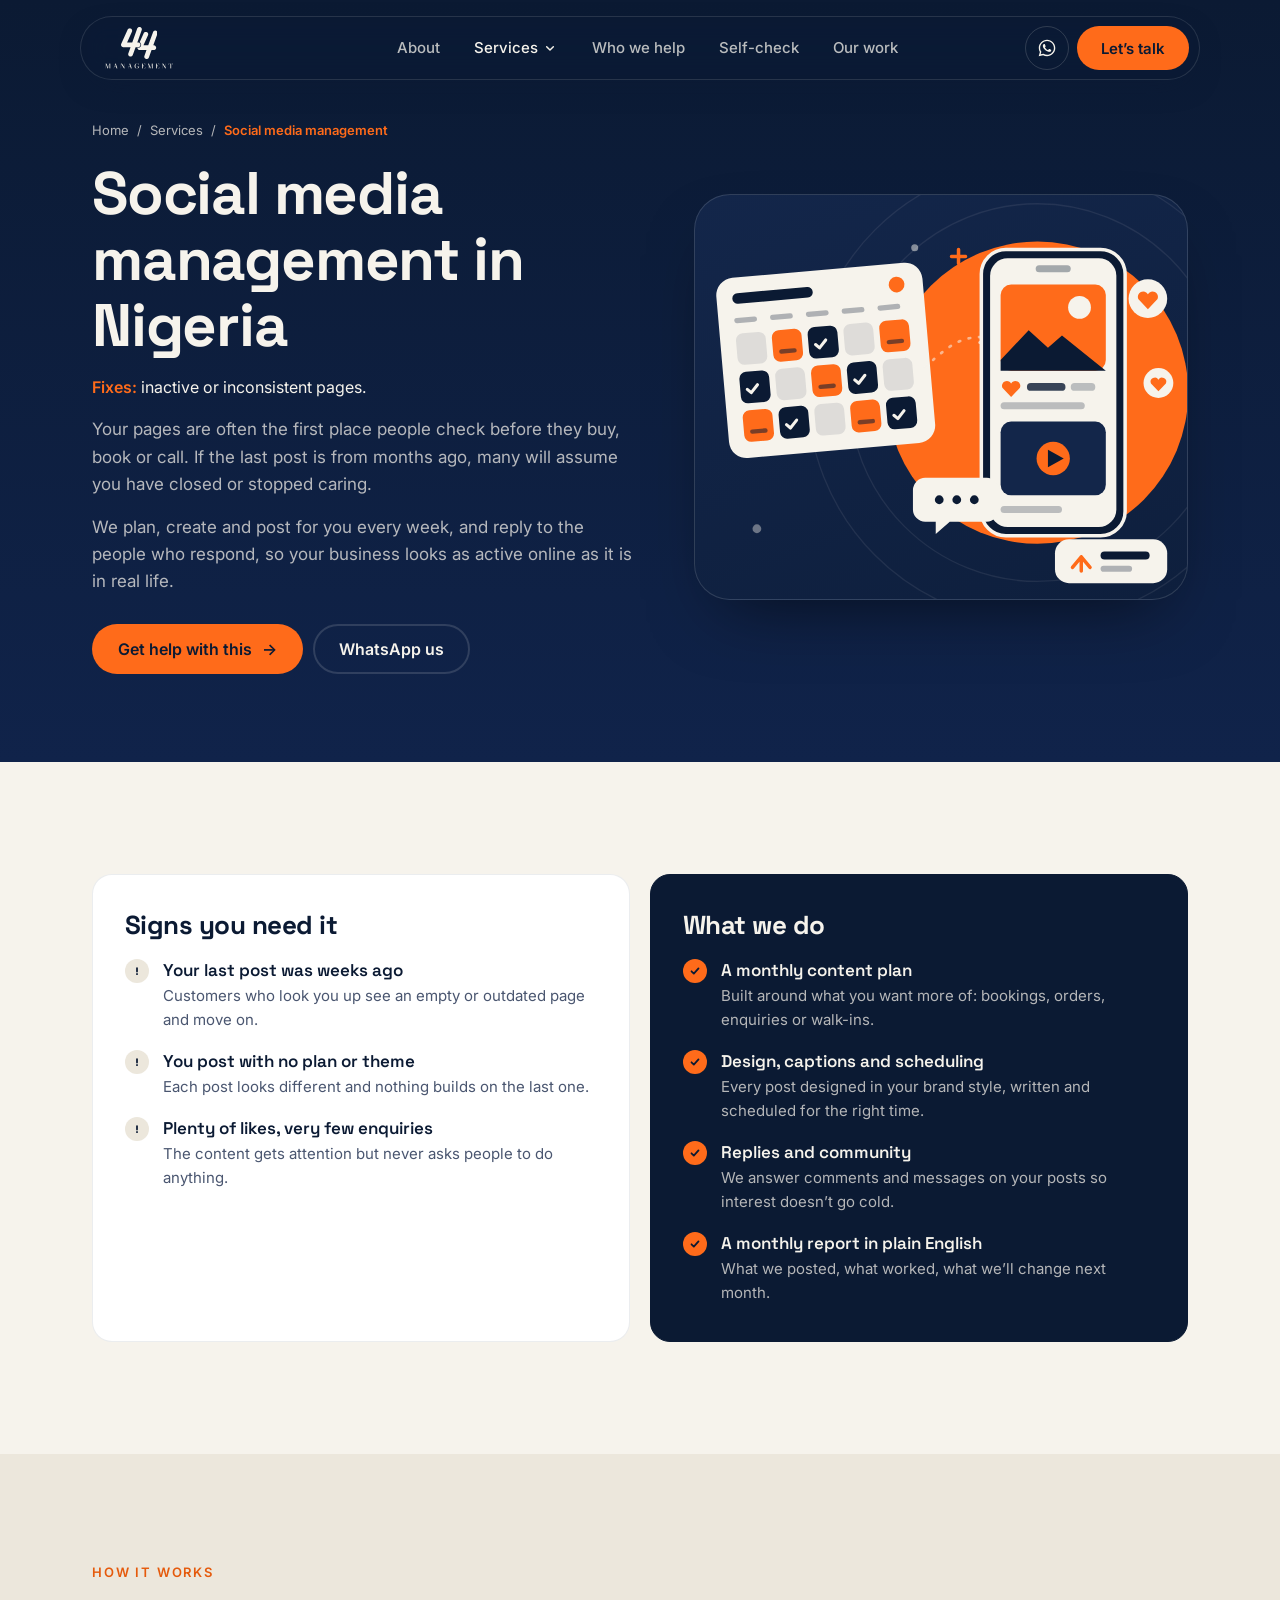
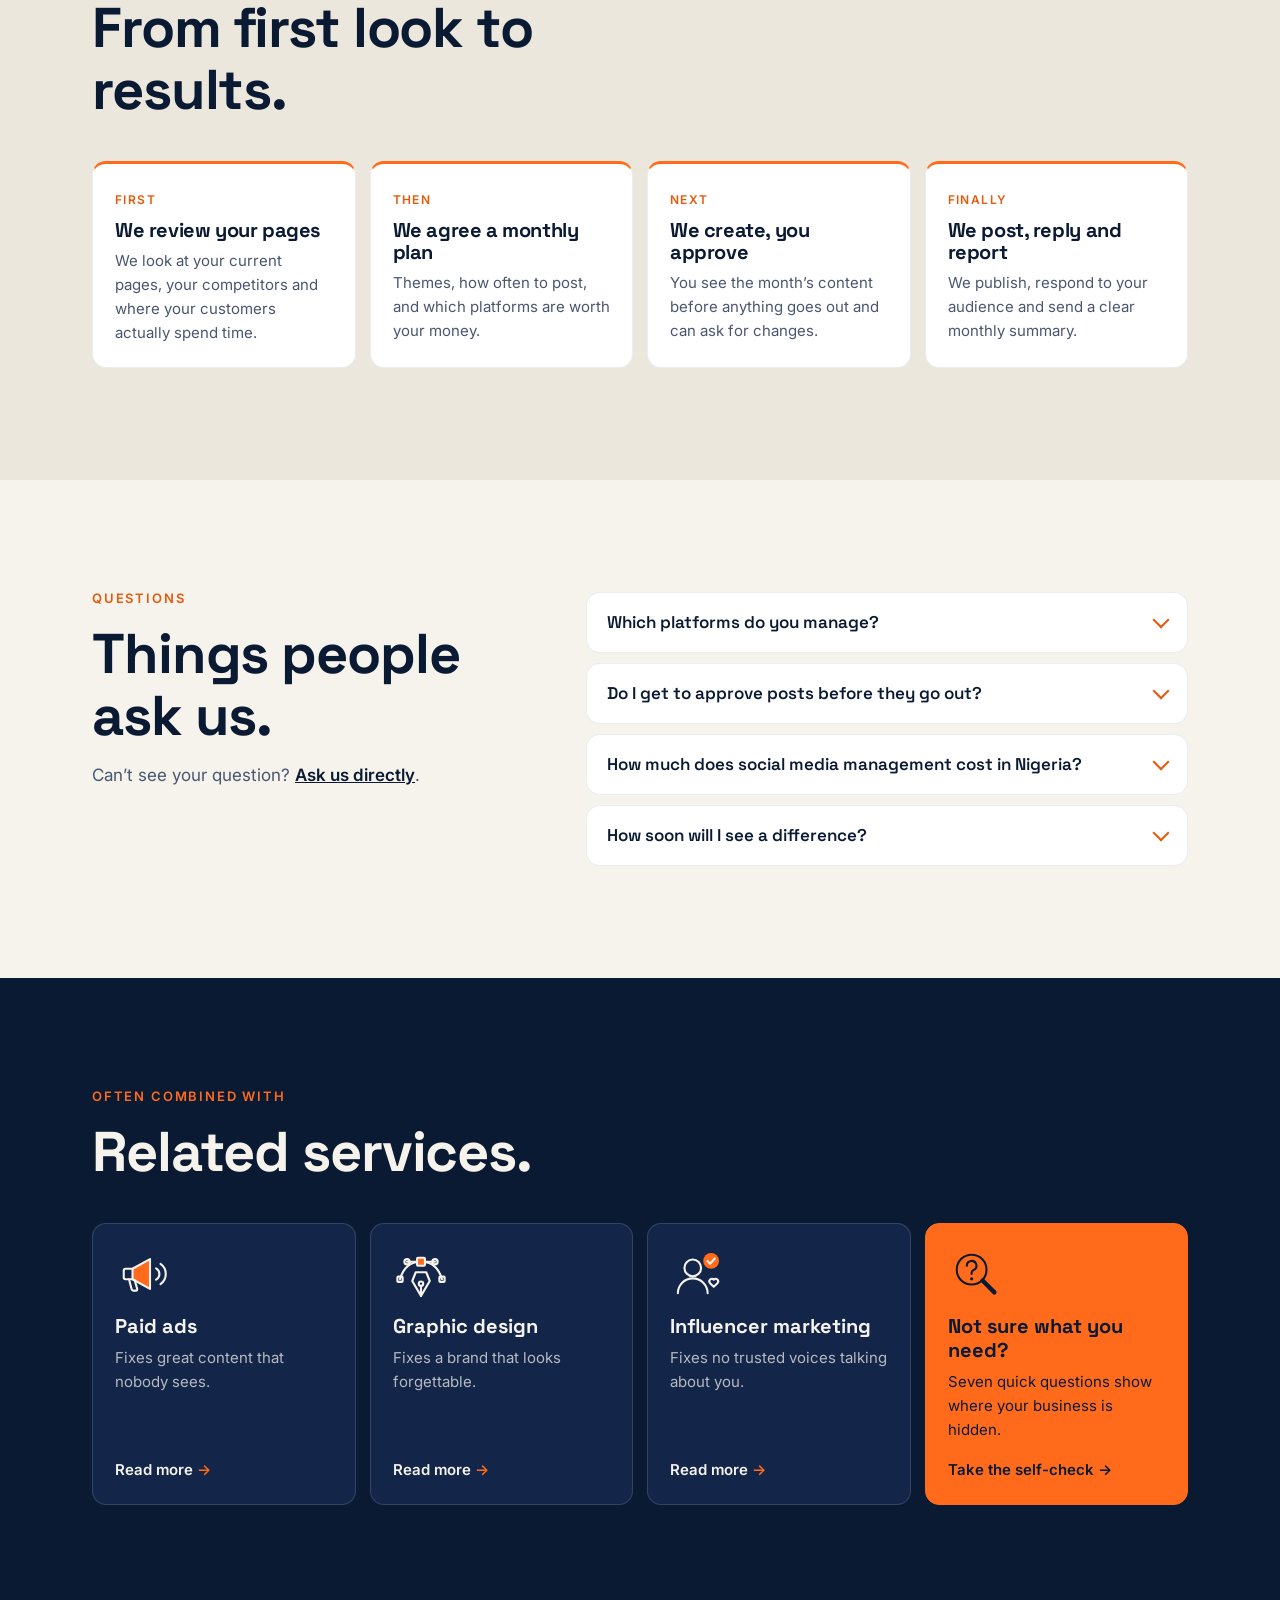
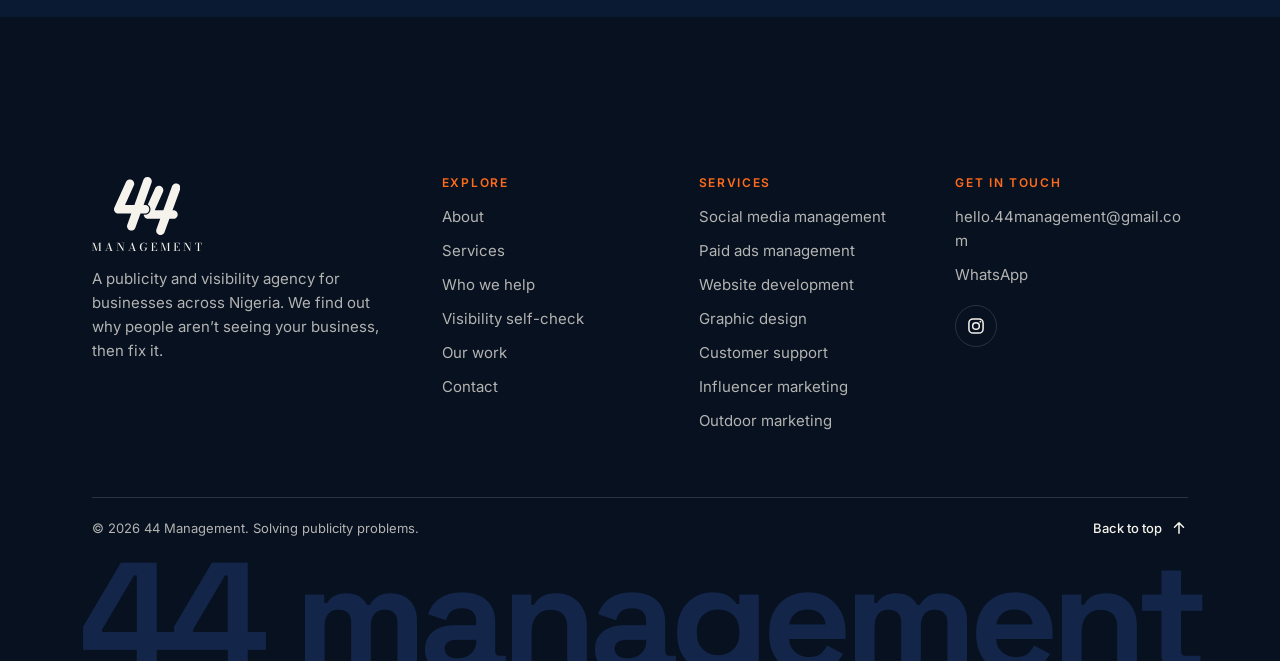
<file: services/social-media-management/index.html>
<!DOCTYPE html>
<!-- GENERATED FILE: do not edit by hand. Edit content/services.json, then run: node build.js -->
<html lang="en-NG">
<head>
  <meta charset="UTF-8">
  <meta name="viewport" content="width=device-width, initial-scale=1">
  <title>Social Media Management in Nigeria | 44 Management</title>
  <meta name="description" content="Consistent, planned social media for Nigerian businesses. We plan, design, post and reply every week, and report what worked in plain English.">
  <meta name="robots" content="index, follow, max-image-preview:large">
  <link rel="canonical" href="https://tycoontripper1.github.io/44-management/services/social-media-management/">
  <meta name="theme-color" content="#0B1A33">

  <meta property="og:type" content="website">
  <meta property="og:site_name" content="44 Management">
  <meta property="og:locale" content="en_NG">
  <meta property="og:url" content="https://tycoontripper1.github.io/44-management/services/social-media-management/">
  <meta property="og:title" content="Social media management in Nigeria">
  <meta property="og:description" content="Consistent, planned social media for Nigerian businesses. We plan, design, post and reply every week, and report what worked in plain English.">
  <meta property="og:image" content="https://tycoontripper1.github.io/44-management/images/og-image.png">
  <meta property="og:image:width" content="1200">
  <meta property="og:image:height" content="630">
  <meta name="twitter:card" content="summary_large_image">
  <meta name="twitter:title" content="Social media management in Nigeria">
  <meta name="twitter:description" content="Consistent, planned social media for Nigerian businesses. We plan, design, post and reply every week, and report what worked in plain English.">
  <meta name="twitter:image" content="https://tycoontripper1.github.io/44-management/images/og-image.png">

  <link rel="icon" href="../../favicon.svg?v=2" type="image/svg+xml">
  <link rel="icon" href="../../images/icon-192.png?v=2" type="image/png" sizes="192x192">
  <link rel="apple-touch-icon" href="../../images/apple-touch-icon.png?v=2">
  <link rel="manifest" href="../../site.webmanifest">

  <script type="application/ld+json">
{
  "@context": "https://schema.org",
  "@graph": [
    {
      "@type": "Service",
      "@id": "https://tycoontripper1.github.io/44-management/services/social-media-management/#service",
      "name": "Social Media Management",
      "serviceType": "Social media management",
      "description": "Consistent, planned social media for Nigerian businesses. We plan, design, post and reply every week, and report what worked in plain English.",
      "url": "https://tycoontripper1.github.io/44-management/services/social-media-management/",
      "provider": {
        "@id": "https://tycoontripper1.github.io/44-management/#business"
      },
      "areaServed": {
        "@type": "Country",
        "name": "Nigeria"
      }
    },
    {
      "@type": "BreadcrumbList",
      "itemListElement": [
        {
          "@type": "ListItem",
          "position": 1,
          "name": "Home",
          "item": "https://tycoontripper1.github.io/44-management/"
        },
        {
          "@type": "ListItem",
          "position": 2,
          "name": "Services",
          "item": "https://tycoontripper1.github.io/44-management/#services"
        },
        {
          "@type": "ListItem",
          "position": 3,
          "name": "Social media management",
          "item": "https://tycoontripper1.github.io/44-management/services/social-media-management/"
        }
      ]
    },
    {
      "@type": "FAQPage",
      "mainEntity": [
        {
          "@type": "Question",
          "name": "Which platforms do you manage?",
          "acceptedAnswer": {
            "@type": "Answer",
            "text": "Instagram, Facebook, TikTok, X and LinkedIn. We usually recommend the two or three where your customers actually are, rather than all of them."
          }
        },
        {
          "@type": "Question",
          "name": "Do I get to approve posts before they go out?",
          "acceptedAnswer": {
            "@type": "Answer",
            "text": "Yes. You see the month’s content in advance and can ask for changes before anything is published."
          }
        },
        {
          "@type": "Question",
          "name": "How much does social media management cost in Nigeria?",
          "acceptedAnswer": {
            "@type": "Answer",
            "text": "It depends on how many platforms we manage, how often we post, and whether we also create photos or video. We give a fixed monthly quote after looking at your pages, so there are no surprises."
          }
        },
        {
          "@type": "Question",
          "name": "How soon will I see a difference?",
          "acceptedAnswer": {
            "@type": "Answer",
            "text": "A consistent, well-designed page looks different within the first month. Followers and enquiries build over the following months, and faster when combined with paid advertising."
          }
        }
      ]
    }
  ]
}
  </script>

  <link rel="preconnect" href="https://fonts.googleapis.com">
  <link rel="preconnect" href="https://fonts.gstatic.com" crossorigin>
  <link href="https://fonts.googleapis.com/css2?family=Space+Grotesk:wght@500;700&family=Inter:wght@400;500;600&display=swap" rel="stylesheet">
  <link rel="stylesheet" href="../../styles.css?v=57">
</head>
<body class="subpage" data-wa-message="Hi 44 Management, I’d like help with social media management.">
  <a class="skip-link" href="#main">Skip to content</a>
  <svg xmlns="http://www.w3.org/2000/svg" style="display:none">
    <symbol id="logo-mark" viewBox="0 0 114.47 99.99"><path d="M0.48 52.99L0.26 53.69L0.1 54.4L0.02 55.13L0 55.86L0.06 56.59L0.19 57.31L0.39 58.01L0.66 58.69L0.99 59.34L1.39 59.95L1.84 60.52L2.35 61.05L2.91 61.52L3.51 61.94L4.15 62.29L5.05 62.67L5.51 62.81L6.23 62.96L6.95 63.05L7.44 63.06L29.84 63.06L22.82 82.63L22.63 83.34L22.49 84.3L22.47 85.27L22.58 86.24L22.82 87.18L23.18 88.09L23.65 88.94L24.23 89.72L24.9 90.42L25.47 90.88L26.29 91.41L27.16 91.83L28.09 92.13L29.05 92.3L30.02 92.35L30.99 92.27L31.94 92.07L32.86 91.74L33.72 91.3L34.53 90.74L35.25 90.09L35.88 89.35L36.41 88.53L36.82 87.65L45.65 63.06L53.66 63.06L54.39 63L54.87 62.92L55.81 62.67L56.7 62.29L57.34 61.94L57.94 61.52L58.68 60.88L59.32 60.15L59.73 59.55L60.09 58.91L60.46 58.01L60.71 57.07L60.84 56.11L60.84 55.13L60.71 54.17L60.46 53.23L60.09 52.33L59.73 51.69L59.46 51.29L58.84 50.53L58.13 49.87L57.34 49.3L56.48 48.84L55.57 48.5L54.87 48.32L53.9 48.2L50.98 48.18L64.84 9.49L65.01 8.78L65.12 7.81L65.11 6.84L64.96 5.87L64.78 5.17L64.42 4.26L63.95 3.41L63.52 2.82L63.04 2.27L62.32 1.62L61.52 1.06L60.66 0.62L59.97 0.36L59.03 0.12L58.06 0.01L57.33 0.01L56.6 0.08L55.65 0.28L54.74 0.61L53.87 1.05L53.26 1.46L52.52 2.09L51.87 2.81L51.44 3.4L50.97 4.25L50.69 4.93L35.17 48.18L18.99 48.18L34.18 14.77L34.36 14.32L34.59 13.63L34.7 13.15L34.81 12.43L34.84 11.95L34.83 11.22L34.7 10.25L34.59 9.78L34.37 9.08L33.97 8.19L33.46 7.37L33 6.79L32.67 6.44L31.94 5.8L31.54 5.51L30.92 5.14L30.48 4.92L29.8 4.65L28.86 4.4L27.9 4.27L27.41 4.25L26.68 4.29L25.72 4.45L25.02 4.65L24.56 4.82L24.12 5.02L23.48 5.37L22.69 5.94L21.98 6.6L21.51 7.16L21.09 7.76L20.63 8.62ZM51.33 65.09L51.47 66.19L51.58 66.67L51.73 67.13L52 67.81L52.46 68.66L52.73 69.07L53.18 69.64L53.51 69.99L54.05 70.48L54.44 70.77L55.05 71.17L55.7 71.5L56.15 71.69L57.08 71.97L57.8 72.1L58.76 72.16L79.69 72.16L73.13 90.25L72.89 91.2L72.77 92.16L72.78 93.14L72.92 94.1L73.18 95.04L73.57 95.93L74.06 96.77L74.67 97.53L75.18 98.05L75.94 98.66L76.77 99.16L77.66 99.55L78.6 99.83L79.56 99.97L80.53 99.99L81.5 99.89L82.45 99.65L83.35 99.3L84.2 98.83L84.99 98.26L85.69 97.58L86.16 97.02L86.69 96.2L87.11 95.33L95.52 72.16L102.89 72.14L103.85 72.02L104.56 71.84L105.02 71.68L105.69 71.39L106.33 71.04L106.93 70.62L107.66 69.98L108.15 69.44L108.72 68.65L109.18 67.79L109.45 67.11L109.7 66.17L109.83 65.21L109.83 64.23L109.7 63.27L109.45 62.33L109.08 61.43L108.59 60.59L108 59.81L107.31 59.13L106.54 58.53L105.69 58.05L105.02 57.76L104.09 57.47L103.37 57.34L102.65 57.28L100.92 57.28L114.03 21.16L114.24 20.46L114.39 19.74L114.47 18.77L114.45 18.04L114.31 17.08L114.05 16.14L113.66 15.25L113.17 14.41L112.73 13.83L112.05 13.13L111.49 12.66L110.88 12.25L110.02 11.8L109.11 11.47L108.16 11.26L107.43 11.19L106.46 11.2L105.73 11.29L104.79 11.52L104.1 11.78L103.23 12.22L102.43 12.77L101.88 13.25L101.38 13.78L100.8 14.56L100.43 15.19L100.04 16.08L85.09 57.28L70.25 57.28L84.38 25.72L84.65 25.04L84.79 24.58L84.94 23.86L85.02 23.14L85.01 22.16L84.93 21.44L84.83 20.96L84.7 20.49L84.45 19.81L84.02 18.93L83.47 18.13L83.16 17.75L82.65 17.23L81.9 16.62L81.07 16.11L80.18 15.71L79.72 15.55L79.01 15.38L78.29 15.27L77.8 15.25L76.83 15.28L75.87 15.44L75.4 15.57L74.71 15.82L73.84 16.26L73.23 16.65L72.85 16.95L72.31 17.44L71.67 18.18L71.25 18.78L70.9 19.42L58.31 47.52L58.95 47.95L59.68 48.53L60.3 49.13L60.9 49.83L61.43 50.59L61.78 51.19L62.17 52.03L62.46 52.84L62.69 53.74L62.8 54.42L62.87 55.28L62.86 56.21L62.79 56.89L62.62 57.8L62.39 58.63L62.05 59.5L61.75 60.11L61.43 60.65L60.94 61.36L60.51 61.89L59.91 62.51L59.39 62.96L58.7 63.47L58.12 63.83L57.35 64.23L56.72 64.49L55.9 64.75L55.23 64.91L54.62 65.01L53.76 65.08Z"/></symbol>
    <symbol id="logo-word" viewBox="0 -0.6 179.5 14.8"><path d="M6.61 13.78 1.57 0H3.62L7.65 10.9L11.42 0H11.81L7.05 13.78ZM1.75 0V13.25H3.09V13.6H0.09V13.25H1.38V0.35H0V0ZM15 0V0.35H13.73V13.25H15V13.6H10.25V13.25H11.71V0ZM24.29 9.36V9H30.08V9.36ZM27.97 -0.26 32.65 13.25H34.06V13.6H28.53V13.25H30.31L26.81 2.41L23.03 13.25H24.95V13.6H20.96V13.25H22.62L27.37 -0.26ZM42.24 0V13.25H44.37V13.6H40.01V13.25H41.87V0.35H40.01V0ZM53.05 0V0.35H51.14V13.78H50.65L41.98 0H44.42L50.78 10.28V0.35H48.7V0ZM62.34 9.36V9H68.13V9.36ZM66.02 -0.26 70.7 13.25H72.11V13.6H66.57V13.25H68.36L64.85 2.41L61.07 13.25H63V13.6H59V13.25H60.67L65.42 -0.26ZM85.1 8.24H90.26V8.63H89.21V10.66Q88.95 11.1 88.53 11.63Q88.11 12.17 87.5 12.66Q86.89 13.15 86.05 13.47Q85.21 13.78 84.11 13.78Q82.18 13.78 80.83 12.89Q79.48 11.99 78.77 10.42Q78.06 8.84 78.06 6.8Q78.06 5.27 78.52 3.99Q78.99 2.71 79.83 1.78Q80.68 0.84 81.84 0.33Q82.99 -0.18 84.37 -0.18Q85.24 -0.18 86.03 0.12Q86.83 0.42 87.45 0.95L88.58 0H88.9V3.79H88.54Q88.47 3.01 88.13 2.37Q87.79 1.72 87.24 1.25Q86.7 0.77 86.01 0.51Q85.33 0.25 84.57 0.25Q83.44 0.25 82.65 0.8Q81.85 1.36 81.37 2.29Q80.89 3.23 80.67 4.4Q80.44 5.57 80.44 6.8Q80.44 8.03 80.61 9.21Q80.77 10.39 81.17 11.34Q81.58 12.3 82.29 12.86Q83 13.42 84.11 13.42Q84.87 13.42 85.4 13.17Q85.92 12.92 86.25 12.57Q86.57 12.21 86.76 11.86Q86.94 11.52 87.01 11.33V8.63H85.1ZM96.21 13.6V13.25H97.84V0.35H96.21V0H106.09V3.72H105.74Q105.7 2.75 105.38 1.99Q105.05 1.22 104.39 0.79Q103.72 0.35 102.66 0.35H99.88V13.25H102.47Q103.71 13.25 104.46 12.79Q105.2 12.34 105.54 11.51Q105.88 10.67 105.92 9.52H106.27V13.6ZM102.73 8.63Q102.69 8.02 102.43 7.6Q102.17 7.18 101.75 6.96Q101.33 6.74 100.81 6.74H99.44V6.39H100.81Q101.33 6.39 101.75 6.19Q102.17 5.99 102.43 5.59Q102.69 5.19 102.73 4.58H103.09V8.63ZM118.84 13.78 113.8 0H115.84L119.88 10.9L123.65 0H124.03L119.28 13.78ZM113.98 0V13.25H115.32V13.6H112.32V13.25H113.61V0.35H112.23V0ZM127.23 0V0.35H125.96V13.25H127.23V13.6H122.47V13.25H123.93V0ZM133.18 13.6V13.25H134.82V0.35H133.18V0H143.06V3.72H142.71Q142.67 2.75 142.35 1.99Q142.02 1.22 141.36 0.79Q140.69 0.35 139.63 0.35H136.85V13.25H139.44Q140.69 13.25 141.43 12.79Q142.17 12.34 142.51 11.51Q142.85 10.67 142.89 9.52H143.25V13.6ZM139.7 8.63Q139.67 8.02 139.41 7.6Q139.15 7.18 138.72 6.96Q138.3 6.74 137.78 6.74H136.41V6.39H137.78Q138.3 6.39 138.72 6.19Q139.15 5.99 139.41 5.59Q139.67 5.19 139.7 4.58H140.06V8.63ZM151.43 0V13.25H153.56V13.6H149.2V13.25H151.06V0.35H149.2V0ZM162.24 0V0.35H160.33V13.78H159.84L151.17 0H153.61L159.96 10.28V0.35H157.88V0ZM170.84 13.6V13.25H172.83V0.35H171.22Q170.44 0.35 169.94 0.62Q169.43 0.89 169.14 1.39Q168.85 1.89 168.72 2.59Q168.58 3.29 168.55 4.16H168.19V0H179.5V4.16H179.15Q179.12 3.29 178.98 2.59Q178.85 1.89 178.56 1.39Q178.26 0.89 177.76 0.62Q177.25 0.35 176.47 0.35H174.86V13.25H176.85V13.6Z"/></symbol>
    <!-- Services -->
    <symbol id="i-social" viewBox="0 0 64 64">
      <rect x="17" y="6" width="30" height="52" rx="6"/>
      <path d="M28 11.5h8"/>
      <rect x="22" y="17" width="20" height="14" rx="2" style="fill:#FF6B1A"/>
      <path d="M22 28.5l5.5-5 4 3.5 3-2.5 7.5 6"/>
      <path d="M26 42.6l-3-2.9a2.1 2.1 0 0 1 3-2.9 2.1 2.1 0 0 1 3 2.9z"/>
      <path d="M33 39.5h9M22 47h20M22 52h12"/>
      <circle cx="48" cy="9" r="5.5" style="fill:#FF6B1A;stroke:none"/>
    </symbol>
    <symbol id="i-megaphone" viewBox="0 0 64 64">
      <path d="M20 26l20-11v34L20 38z" style="fill:#FF6B1A;stroke:none"/>
      <path d="M12 26h8l20-11v34L20 38h-8a2 2 0 0 1-2-2v-8a2 2 0 0 1 2-2z"/>
      <path d="M20 26v12"/>
      <path d="M16 38l3 11.5a2 2 0 0 0 2 1.5h3a1.5 1.5 0 0 0 1.4-1.9L22.5 39"/>
      <path d="M47 25.5a7.5 7.5 0 0 1 0 13M52 20.5a14 14 0 0 1 0 23"/>
    </symbol>
    <symbol id="i-browser" viewBox="0 0 64 64">
      <path d="M11 10h42a5 5 0 0 1 5 5v5H6v-5a5 5 0 0 1 5-5z" style="fill:#FF6B1A;stroke:none"/>
      <rect x="6" y="10" width="52" height="42" rx="5"/>
      <path d="M6 20h52"/>
      <circle cx="12" cy="15" r="1.6" style="fill:currentColor;stroke:none"/>
      <circle cx="17.5" cy="15" r="1.6" style="fill:currentColor;stroke:none"/>
      <circle cx="23" cy="15" r="1.6" style="fill:currentColor;stroke:none"/>
      <path d="M24 30l-6.5 6 6.5 6M40 30l6.5 6-6.5 6M35 27.5l-6 17"/>
    </symbol>
    <symbol id="i-design" viewBox="0 0 64 64">
      <path d="M8 38C12 24 20 18 32 18s20 6 24 20"/>
      <path d="M16 18h32"/>
      <circle cx="16" cy="18" r="3"/>
      <circle cx="48" cy="18" r="3"/>
      <rect x="27.5" y="13.5" width="9" height="9" rx="1" style="fill:#FF6B1A"/>
      <rect x="5" y="35" width="6" height="6" rx="1"/>
      <rect x="53" y="35" width="6" height="6" rx="1"/>
      <path d="M26 30h12l4 10-10 17-10-17z"/>
      <path d="M32 57V46"/>
      <circle cx="32" cy="43" r="2.5"/>
    </symbol>
    <symbol id="i-support" viewBox="0 0 64 64">
      <path d="M14 35v-5a18 18 0 0 1 36 0v5"/>
      <rect x="9" y="32" width="10" height="16" rx="4" style="fill:#FF6B1A"/>
      <rect x="45" y="32" width="10" height="16" rx="4" style="fill:#FF6B1A"/>
      <path d="M50 48v1.5a7 7 0 0 1-7 7h-6"/>
      <rect x="28" y="53" width="9" height="7" rx="3.5"/>
      <path d="M25 24h14a3 3 0 0 1 3 3v6a3 3 0 0 1-3 3h-8l-5 4v-4h-1a3 3 0 0 1-3-3v-6a3 3 0 0 1 3-3z"/>
      <circle cx="27.5" cy="30" r="1.4" style="fill:currentColor;stroke:none"/>
      <circle cx="32" cy="30" r="1.4" style="fill:currentColor;stroke:none"/>
      <circle cx="36.5" cy="30" r="1.4" style="fill:currentColor;stroke:none"/>
    </symbol>
    <symbol id="i-creator" viewBox="0 0 64 64">
      <circle cx="26" cy="25" r="9.5"/>
      <path d="M9 54a17 17 0 0 1 34 0"/>
      <circle cx="47" cy="17" r="9" style="fill:#FF6B1A;stroke:none"/>
      <path d="M42.8 17.2l3 3 5.4-6"/>
      <path d="M50 46.5l-4.2-4a2.9 2.9 0 0 1 4.2-4 2.9 2.9 0 0 1 4.2 4z"/>
    </symbol>
    <symbol id="i-billboard" viewBox="0 0 64 64">
      <path d="M17 9V5M32 9V5M47 9V5M14.5 5h5M29.5 5h5M44.5 5h5"/>
      <rect x="6" y="9" width="52" height="29" rx="2" style="fill:#FF6B1A"/>
      <path d="M13 18h22M13 25h15M13 31h10"/>
      <circle cx="46" cy="23.5" r="6.5"/>
      <path d="M10 42h44M22 38v18M42 38v18M8 56h48"/>
    </symbol>
    <symbol id="i-question" viewBox="0 0 64 64">
      <circle cx="27" cy="27" r="17"/>
      <path d="M39.5 39.5L53 53" style="stroke-width:5"/>
      <path d="M21.5 22.5a5.5 5.5 0 1 1 7.8 5c-1.4.7-2.3 1.7-2.3 3.2V32"/>
      <circle cx="27" cy="37.5" r="1.8" style="fill:currentColor;stroke:none"/>
    </symbol>

    <!-- Approach -->
    <symbol id="i-search" viewBox="0 0 64 64">
      <circle cx="27" cy="27" r="16" style="fill:#FF6B1A"/>
      <path d="M27 19v10"/>
      <circle cx="27" cy="34.5" r="1.9" style="fill:currentColor;stroke:none"/>
      <path d="M38.5 38.5L54 54" style="stroke-width:6"/>
    </symbol>
    <symbol id="i-target" viewBox="0 0 64 64">
      <circle cx="28" cy="36" r="20"/>
      <circle cx="28" cy="36" r="12.5"/>
      <circle cx="28" cy="36" r="5.5" style="fill:#FF6B1A"/>
      <path d="M28 36L54 10"/>
      <path d="M50 7v7h7M45 12v7h7"/>
    </symbol>
    <symbol id="i-growth" viewBox="0 0 64 64">
      <path d="M9 8v46h47"/>
      <rect x="17" y="40" width="8" height="14" rx="1" style="fill:#FF6B1A"/>
      <rect x="30" y="32" width="8" height="22" rx="1" style="fill:#FF6B1A"/>
      <rect x="43" y="24" width="8" height="30" rx="1" style="fill:#FF6B1A"/>
      <path d="M14 30l12-10 8 5 16-15"/>
      <path d="M43 10h7v7"/>
    </symbol>

    <!-- Hero problem strip -->
    <symbol id="i-hidden" viewBox="0 0 64 64">
      <path d="M6 32c6-11 15-16 26-16s20 5 26 16c-6 11-15 16-26 16S12 43 6 32z"/>
      <circle cx="32" cy="32" r="9" style="fill:#FF6B1A"/>
      <circle cx="32" cy="32" r="3.5" style="fill:currentColor;stroke:none"/>
      <path d="M12 54L52 10"/>
    </symbol>
    <symbol id="i-clipboard" viewBox="0 0 64 64">
      <rect x="13" y="10" width="38" height="48" rx="5"/>
      <rect x="23" y="5" width="18" height="10" rx="3" style="fill:#FF6B1A"/>
      <path d="M20 27l3 3 6-6M34 27h11M20 39l3 3 6-6M34 39h11M34 51h8"/>
      <rect x="20" y="47.5" width="7" height="7" rx="1.5"/>
    </symbol>
    <symbol id="i-bulb" viewBox="0 0 64 64">
      <path d="M32 8a16 16 0 0 0-9 29.2c1.4 1 2 2.5 2 4.1V44h14v-2.7c0-1.6.6-3.1 2-4.1A16 16 0 0 0 32 8z" style="fill:#FF6B1A"/>
      <path d="M29 44v-7l3-3 3 3v7"/>
      <path d="M25 49h14M27 54h10"/>
      <path d="M5 24h4M55 24h4M11 7l3 3M53 7l-3 3"/>
    </symbol>

    <!-- Who we help -->
    <symbol id="i-food" viewBox="0 0 64 64">
      <circle cx="32" cy="32" r="14" style="fill:#FF6B1A"/>
      <circle cx="32" cy="32" r="8"/>
      <path d="M7 10v11a4.5 4.5 0 0 0 9 0V10M11.5 10v44"/>
      <path d="M55 10c-6 5-6 15 0 19v25"/>
    </symbol>
    <symbol id="i-rocket" viewBox="0 0 64 64">
      <path d="M27 44c0 6 5 12 5 12s5-6 5-12z" style="fill:#FF6B1A"/>
      <path d="M32 6c9 7 12 19 9 34H23c-3-15 0-27 9-34z"/>
      <circle cx="32" cy="22" r="5" style="fill:#FF6B1A"/>
      <path d="M23 31l-8 9v8l9-4M41 31l8 9v8l-9-4"/>
    </symbol>
    <symbol id="i-hanger" viewBox="0 0 64 64">
      <path d="M27.5 15.5a4.5 4.5 0 1 1 6.2 4.2c-1 .4-1.7 1.3-1.7 2.4V25"/>
      <path d="M32 25L7.3 43.6A2 2 0 0 0 8.5 47.2h47a2 2 0 0 0 1.2-3.6z" style="fill:#FF6B1A"/>
    </symbol>
    <symbol id="i-person" viewBox="0 0 64 64">
      <circle cx="32" cy="32" r="24" style="fill:#FF6B1A"/>
      <circle cx="32" cy="26" r="8"/>
      <path d="M16.7 50.5a15.5 15.5 0 0 1 30.6 0"/>
    </symbol>
    <symbol id="i-bell" viewBox="0 0 64 64">
      <path d="M12 44a20 20 0 0 1 40 0z" style="fill:#FF6B1A"/>
      <path d="M32 24v-4M27 20h10"/>
      <rect x="7" y="44" width="50" height="7" rx="2"/>
    </symbol>
    <symbol id="i-plus" viewBox="0 0 64 64">
      <circle cx="32" cy="32" r="22" stroke-dasharray="5 5.5"/>
      <path d="M32 22v20M22 32h20"/>
    </symbol>

    <!-- Contact -->
    <!-- Ways of working -->
    <symbol id="i-calendar" viewBox="0 0 64 64">
      <path d="M13 12h38a5 5 0 0 1 5 5v7H8v-7a5 5 0 0 1 5-5z" style="fill:#FF6B1A;stroke:none"/>
      <rect x="8" y="12" width="48" height="44" rx="5"/>
      <path d="M8 24h48M20 6v10M44 6v10"/>
      <circle cx="18" cy="34" r="1.8" style="fill:currentColor;stroke:none"/>
      <circle cx="28" cy="34" r="1.8" style="fill:currentColor;stroke:none"/>
      <circle cx="38" cy="34" r="1.8" style="fill:currentColor;stroke:none"/>
      <circle cx="48" cy="34" r="1.8" style="fill:currentColor;stroke:none"/>
      <circle cx="18" cy="45" r="1.8" style="fill:currentColor;stroke:none"/>
      <circle cx="28" cy="45" r="1.8" style="fill:currentColor;stroke:none"/>
      <circle cx="40" cy="45" r="6" style="fill:#FF6B1A"/>
      <path d="M37.5 45l2 2 3.5-4" style="stroke:#0B1A33;stroke-width:2.4"/>
    </symbol>
    <symbol id="i-box" viewBox="0 0 64 64">
      <path d="M10 21l22-10 22 10-22 10z" style="fill:#FF6B1A"/>
      <path d="M10 21v24l22 11 22-11V21"/>
      <path d="M32 31v25"/>
      <path d="M21 16l22 10v8"/>
    </symbol>
    <symbol id="i-mail" viewBox="0 0 64 64">
      <path d="M8 16h48L32 35z" style="fill:#FF6B1A;stroke:none"/>
      <rect x="6" y="14" width="52" height="36" rx="5"/>
      <path d="M8 17l24 18 24-18M8 48l17-15M56 48L39 33"/>
    </symbol>
  </svg>
  <header class="site-header" id="top">
    <div class="header-pill">
      <a href="../../" class="logo" aria-label="44 Management, back to top">
        <svg class="logo-mark" viewBox="0 0 114.47 99.99" aria-hidden="true"><use href="#logo-mark"/></svg>
        <svg class="logo-word" viewBox="0 -0.6 179.5 14.8" aria-hidden="true"><use href="#logo-word"/></svg>
      </a>

      <nav class="site-nav" aria-label="Main">
        <span class="nav-indicator" aria-hidden="true"></span>
        <a href="../../#about">About</a>
        <a href="../../#services" aria-current="true" class="nav-dd-trigger" aria-haspopup="true" aria-expanded="false" aria-controls="nav-dd">Services<svg class="nav-dd-chevron" viewBox="0 0 24 24" aria-hidden="true"><path d="M7 10l5 5 5-5"/></svg></a>
        <a href="../../#who-we-help">Who we help</a>
        <a href="../../#diagnose">Self-check</a>
        <a href="../../#work">Our work</a>
      </nav>

      <div class="header-actions">
        <a class="header-wa" data-whatsapp href="#" target="_blank" rel="noopener" aria-label="Chat with us on WhatsApp" title="Chat on WhatsApp"><svg viewBox="0 0 24 24" aria-hidden="true"><path fill="currentColor" d="M12.04 2C6.58 2 2.13 6.45 2.13 11.91c0 1.75.46 3.45 1.32 4.95L2.05 22l5.25-1.38c1.45.79 3.08 1.21 4.74 1.21 5.46 0 9.91-4.45 9.91-9.91C21.95 6.45 17.5 2 12.04 2Zm0 18.15c-1.48 0-2.93-.4-4.2-1.15l-.3-.18-3.12.82.83-3.04-.2-.31a8.2 8.2 0 0 1-1.26-4.38c0-4.54 3.7-8.24 8.25-8.24 4.54 0 8.24 3.7 8.24 8.24 0 4.55-3.7 8.24-8.24 8.24Zm4.52-6.16c-.25-.12-1.47-.72-1.69-.81-.23-.08-.39-.12-.56.12-.17.25-.64.81-.78.97-.14.17-.29.19-.54.06-.25-.12-1.05-.39-1.99-1.23-.74-.66-1.23-1.47-1.38-1.72-.14-.25-.02-.38.11-.51.11-.11.25-.29.37-.43.12-.14.17-.25.25-.41.08-.17.04-.31-.02-.43-.06-.12-.56-1.34-.76-1.84-.2-.48-.41-.42-.56-.43h-.48c-.17 0-.43.06-.66.31-.23.25-.87.85-.87 2.07 0 1.22.89 2.4 1.01 2.56.12.17 1.75 2.67 4.23 3.74.59.26 1.05.41 1.41.52.59.19 1.13.16 1.56.1.48-.07 1.47-.6 1.67-1.18.21-.58.21-1.07.14-1.18-.06-.1-.22-.16-.47-.28Z"/></svg></a>
        <a href="../../#contact" class="btn btn-primary btn-sm header-cta">Let’s talk</a>
        <button class="nav-toggle" type="button" aria-expanded="false" aria-controls="mobile-menu">
          <span class="sr-only">Open menu</span>
          <span class="nav-toggle-bar"></span>
          <span class="nav-toggle-bar"></span>
        </button>
      </div>
      <span class="pill-progress" aria-hidden="true"><span></span></span>
    </div>
    <div class="nav-dd" id="nav-dd" role="region" aria-label="Services menu" data-prebuilt><div class="nav-dd-main"><p class="nav-dd-title">Services</p><ul class="nav-dd-list"><li><a href="../../services/social-media-management/"><span class="nav-dd-icon"><svg class="ill" aria-hidden="true"><use href="#i-social"/></svg></span><span class="nav-dd-text"><strong>Social Media Management</strong><span>Fixes inactive or inconsistent pages</span></span></a></li><li><a href="../../services/paid-ads-management/"><span class="nav-dd-icon"><svg class="ill" aria-hidden="true"><use href="#i-megaphone"/></svg></span><span class="nav-dd-text"><strong>Paid Ads Management</strong><span>Fixes great content that nobody sees</span></span></a></li><li><a href="../../services/website-development/"><span class="nav-dd-icon"><svg class="ill" aria-hidden="true"><use href="#i-browser"/></svg></span><span class="nav-dd-text"><strong>Website Development</strong><span>Fixes no credible home online</span></span></a></li><li><a href="../../services/graphic-design/"><span class="nav-dd-icon"><svg class="ill" aria-hidden="true"><use href="#i-design"/></svg></span><span class="nav-dd-text"><strong>Graphic Design</strong><span>Fixes a brand that looks forgettable</span></span></a></li><li><a href="../../services/online-customer-support/"><span class="nav-dd-icon"><svg class="ill" aria-hidden="true"><use href="#i-support"/></svg></span><span class="nav-dd-text"><strong>Online Customer Service &amp; Support</strong><span>Fixes unanswered messages and lost sales</span></span></a></li><li><a href="../../services/influencer-marketing/"><span class="nav-dd-icon"><svg class="ill" aria-hidden="true"><use href="#i-creator"/></svg></span><span class="nav-dd-text"><strong>Influencer Marketing</strong><span>Fixes no trusted voices talking about you</span></span></a></li><li><a href="../../services/outdoor-marketing/"><span class="nav-dd-icon"><svg class="ill" aria-hidden="true"><use href="#i-billboard"/></svg></span><span class="nav-dd-text"><strong>Outdoor Marketing</strong><span>Fixes invisible in your own neighbourhood</span></span></a></li></ul><a class="nav-dd-all" href="../../#services">See all services <span aria-hidden="true">→</span></a></div><div class="nav-dd-side"><p class="nav-dd-title">Popular combinations</p><ul class="nav-dd-bundles"><li><a href="../../?need=Graphic%20Design&interest=Launch%20kit%20(Graphic%20Design%2C%20Social%20Media%20Management%2C%20Paid%20Ads)#contact-form"><strong>Launch kit</strong><span>Graphic Design · Social Media Management · Paid Ads</span></a></li><li><a href="../../?need=Outdoor%20Marketing&interest=Get%20found%20locally%20(Social%20Media%20Management%2C%20Outdoor%20Marketing%2C%20Customer%20Support)#contact-form"><strong>Get found locally</strong><span>Social Media Management · Outdoor Marketing · Customer Support</span></a></li><li><a href="../../?need=Influencer%20Marketing&interest=Creator%20push%20(Influencer%20Marketing%2C%20Paid%20Ads%2C%20Graphic%20Design)#contact-form"><strong>Creator push</strong><span>Influencer Marketing · Paid Ads · Graphic Design</span></a></li></ul><a class="nav-dd-check" href="../../#diagnose"><svg class="ill" aria-hidden="true"><use href="#i-question"/></svg><span><strong>Not sure what you need?</strong><span>Take the 1-minute self-check →</span></span></a></div></div>
  </header>

  <div class="menu-overlay" id="mobile-menu" role="dialog" aria-modal="true" aria-label="Menu" aria-hidden="true">
    <div class="menu-top">
      <a href="../../" class="logo" aria-label="44 Management, back to top">
        <svg class="logo-mark" viewBox="0 0 114.47 99.99" aria-hidden="true"><use href="#logo-mark"/></svg>
        <svg class="logo-word" viewBox="0 -0.6 179.5 14.8" aria-hidden="true"><use href="#logo-word"/></svg>
      </a>
      <button class="menu-close" type="button" aria-label="Close menu">
        <svg viewBox="0 0 24 24" aria-hidden="true"><path d="M6 6l12 12M18 6L6 18"/></svg>
      </button>
    </div>
    <nav class="menu-links" aria-label="Mobile">
      <a href="../../#about" style="--i:0"><span>About</span><svg class="menu-arrow" viewBox="0 0 24 24" aria-hidden="true"><path d="M5 12h14M13 6l6 6-6 6"/></svg></a>
      <a href="../../#services" style="--i:1"><span>Services</span><svg class="menu-arrow" viewBox="0 0 24 24" aria-hidden="true"><path d="M5 12h14M13 6l6 6-6 6"/></svg></a>
      <a href="../../#who-we-help" style="--i:2"><span>Who we help</span><svg class="menu-arrow" viewBox="0 0 24 24" aria-hidden="true"><path d="M5 12h14M13 6l6 6-6 6"/></svg></a>
      <a href="../../#diagnose" style="--i:3"><span>Self-check</span><svg class="menu-arrow" viewBox="0 0 24 24" aria-hidden="true"><path d="M5 12h14M13 6l6 6-6 6"/></svg></a>
      <a href="../../#work" style="--i:4"><span>Our work</span><svg class="menu-arrow" viewBox="0 0 24 24" aria-hidden="true"><path d="M5 12h14M13 6l6 6-6 6"/></svg></a>
    </nav>
    <div class="menu-foot">
      <a href="../../#contact" class="btn btn-primary btn-block">Let’s work together</a>
      <div class="menu-contacts">
        <a data-whatsapp href="#" target="_blank" rel="noopener">
          <svg aria-hidden="true" viewBox="0 0 24 24" width="20" height="20"><path fill="currentColor" d="M12.04 2C6.58 2 2.13 6.45 2.13 11.91c0 1.75.46 3.45 1.32 4.95L2.05 22l5.25-1.38c1.45.79 3.08 1.21 4.74 1.21 5.46 0 9.91-4.45 9.91-9.91C21.95 6.45 17.5 2 12.04 2Zm0 18.15c-1.48 0-2.93-.4-4.2-1.15l-.3-.18-3.12.82.83-3.04-.2-.31a8.2 8.2 0 0 1-1.26-4.38c0-4.54 3.7-8.24 8.25-8.24 4.54 0 8.24 3.7 8.24 8.24 0 4.55-3.7 8.24-8.24 8.24Zm4.52-6.16c-.25-.12-1.47-.72-1.69-.81-.23-.08-.39-.12-.56.12-.17.25-.64.81-.78.97-.14.17-.29.19-.54.06-.25-.12-1.05-.39-1.99-1.23-.74-.66-1.23-1.47-1.38-1.72-.14-.25-.02-.38.11-.51.11-.11.25-.29.37-.43.12-.14.17-.25.25-.41.08-.17.04-.31-.02-.43-.06-.12-.56-1.34-.76-1.84-.2-.48-.41-.42-.56-.43h-.48c-.17 0-.43.06-.66.31-.23.25-.87.85-.87 2.07 0 1.22.89 2.4 1.01 2.56.12.17 1.75 2.67 4.23 3.74.59.26 1.05.41 1.41.52.59.19 1.13.16 1.56.1.48-.07 1.47-.6 1.67-1.18.21-.58.21-1.07.14-1.18-.06-.1-.22-.16-.47-.28Z"/></svg>
          WhatsApp
        </a>
        <a data-email-link href="#">
          <svg class="ill" aria-hidden="true"><use href="#i-mail"/></svg>
          Email us
        </a>
      </div>
      <p class="menu-tagline">Solving publicity problems.</p>
    </div>
  </div>


  <main id="main">
    <section class="page-hero">
      <div class="container page-hero-grid">
        <div class="page-hero-text">
          <nav class="crumbs" aria-label="Breadcrumb">
            <a href="../../">Home</a><span aria-hidden="true">/</span>
            <a href="../../#services">Services</a><span aria-hidden="true">/</span>
            <span aria-current="page">Social media management</span>
          </nav>
          <h1>Social media management in Nigeria</h1>
          <p class="page-fixes"><span>Fixes:</span> inactive or inconsistent pages.</p>
          <p class="page-intro">Your pages are often the first place people check before they buy, book or call. If the last post is from months ago, many will assume you have closed or stopped caring.</p>
          <p class="page-intro">We plan, create and post for you every week, and reply to the people who respond, so your business looks as active online as it is in real life.</p>
          <div class="page-ctas">
            <a class="btn btn-primary" href="../../?need=Social%20Media%20Management&from=Social%20media%20management#contact-form">Get help with this <span aria-hidden="true">→</span></a>
            <a class="btn btn-ghost" data-whatsapp href="#" target="_blank" rel="noopener">WhatsApp us</a>
          </div>
        </div>
        <div class="page-hero-art"><img src="../../images/services/social-media-management.svg?v=57" alt="Illustration: a content calendar filling up and flowing into a phone feed, with likes and comments rising." width="560" height="460" decoding="async"></div>
      </div>
    </section>

    <section class="section">
      <div class="container page-cols">
        <div class="page-card">
          <h2>Signs you need it</h2>
          <ul class="page-list page-list-signs">
            <li><strong>Your last post was weeks ago</strong><span>Customers who look you up see an empty or outdated page and move on.</span></li>
            <li><strong>You post with no plan or theme</strong><span>Each post looks different and nothing builds on the last one.</span></li>
            <li><strong>Plenty of likes, very few enquiries</strong><span>The content gets attention but never asks people to do anything.</span></li>
          </ul>
        </div>
        <div class="page-card page-card-dark">
          <h2>What we do</h2>
          <ul class="page-list page-list-does">
            <li><strong>A monthly content plan</strong><span>Built around what you want more of: bookings, orders, enquiries or walk-ins.</span></li>
            <li><strong>Design, captions and scheduling</strong><span>Every post designed in your brand style, written and scheduled for the right time.</span></li>
            <li><strong>Replies and community</strong><span>We answer comments and messages on your posts so interest doesn’t go cold.</span></li>
            <li><strong>A monthly report in plain English</strong><span>What we posted, what worked, what we’ll change next month.</span></li>
          </ul>
        </div>
      </div>
    </section>

    <section class="section section-tint">
      <div class="container">
        <p class="eyebrow eyebrow-dark">How it works</p>
        <h2 class="section-title">From first look to results.</h2>
        <ol class="page-steps">
          <li><span class="page-step-label">First</span><h3>We review your pages</h3><p>We look at your current pages, your competitors and where your customers actually spend time.</p></li>
          <li><span class="page-step-label">Then</span><h3>We agree a monthly plan</h3><p>Themes, how often to post, and which platforms are worth your money.</p></li>
          <li><span class="page-step-label">Next</span><h3>We create, you approve</h3><p>You see the month’s content before anything goes out and can ask for changes.</p></li>
          <li><span class="page-step-label">Finally</span><h3>We post, reply and report</h3><p>We publish, respond to your audience and send a clear monthly summary.</p></li>
        </ol>
      </div>
    </section>

    <section class="section">
      <div class="container page-faq">
        <div>
          <p class="eyebrow eyebrow-dark">Questions</p>
          <h2 class="section-title">Things people ask us.</h2>
          <p class="section-lead section-lead-dark">Can’t see your question? <a href="../../?need=Social%20Media%20Management&from=Social%20media%20management#contact-form">Ask us directly</a>.</p>
        </div>
        <div class="faq-list">
          <details class="faq"><summary>Which platforms do you manage?</summary><p>Instagram, Facebook, TikTok, X and LinkedIn. We usually recommend the two or three where your customers actually are, rather than all of them.</p></details>
          <details class="faq"><summary>Do I get to approve posts before they go out?</summary><p>Yes. You see the month’s content in advance and can ask for changes before anything is published.</p></details>
          <details class="faq"><summary>How much does social media management cost in Nigeria?</summary><p>It depends on how many platforms we manage, how often we post, and whether we also create photos or video. We give a fixed monthly quote after looking at your pages, so there are no surprises.</p></details>
          <details class="faq"><summary>How soon will I see a difference?</summary><p>A consistent, well-designed page looks different within the first month. Followers and enquiries build over the following months, and faster when combined with paid advertising.</p></details>
        </div>
      </div>
    </section>

    <section class="section section-navy">
      <div class="container">
        <p class="eyebrow">Often combined with</p>
        <h2 class="section-title">Related services.</h2>
        <div class="page-related">
          <a class="page-related-card" href="../../services/paid-ads-management/"><svg class="ill" aria-hidden="true"><use href="#i-megaphone"/></svg><strong>Paid ads</strong><span>Fixes great content that nobody sees.</span><em>Read more <span aria-hidden="true">→</span></em></a>
          <a class="page-related-card" href="../../services/graphic-design/"><svg class="ill" aria-hidden="true"><use href="#i-design"/></svg><strong>Graphic design</strong><span>Fixes a brand that looks forgettable.</span><em>Read more <span aria-hidden="true">→</span></em></a>
          <a class="page-related-card" href="../../services/influencer-marketing/"><svg class="ill" aria-hidden="true"><use href="#i-creator"/></svg><strong>Influencer marketing</strong><span>Fixes no trusted voices talking about you.</span><em>Read more <span aria-hidden="true">→</span></em></a>
          <a class="page-related-card page-related-check" href="../../#diagnose"><svg class="ill" aria-hidden="true"><use href="#i-question"/></svg><strong>Not sure what you need?</strong><span>Seven quick questions show where your business is hidden.</span><em>Take the self-check <span aria-hidden="true">→</span></em></a>
        </div>
      </div>
    </section>
  </main>

  <footer class="site-footer">
    <div class="container">
      <div class="footer-grid">
        <div class="footer-brand">
          <a href="../../" class="logo" aria-label="44 Management, back to top">
            <svg class="logo-mark" viewBox="0 0 114.47 99.99" aria-hidden="true"><use href="#logo-mark"/></svg>
            <svg class="logo-word" viewBox="0 -0.6 179.5 14.8" aria-hidden="true"><use href="#logo-word"/></svg>
          </a>
          <p>A publicity and visibility agency for businesses across Nigeria. We find out why people aren’t seeing your business, then fix it.</p>
        </div>

        <nav class="footer-col" aria-label="Footer">
          <h3>Explore</h3>
          <ul>
            <li><a href="../../#about">About</a></li>
            <li><a href="../../#services">Services</a></li>
            <li><a href="../../#who-we-help">Who we help</a></li>
            <li><a href="../../#diagnose">Visibility self-check</a></li>
            <li><a href="../../#work">Our work</a></li>
            <li><a href="../../#contact">Contact</a></li>
          </ul>
        </nav>

        <div class="footer-col">
          <h3>Services</h3>
          <ul>
            <li><a href="../../services/social-media-management/">Social media management</a></li>
            <li><a href="../../services/paid-ads-management/">Paid ads management</a></li>
            <li><a href="../../services/website-development/">Website development</a></li>
            <li><a href="../../services/graphic-design/">Graphic design</a></li>
            <li><a href="../../services/online-customer-support/">Customer support</a></li>
            <li><a href="../../services/influencer-marketing/">Influencer marketing</a></li>
            <li><a href="../../services/outdoor-marketing/">Outdoor marketing</a></li>
          </ul>
        </div>

        <div class="footer-col footer-contact">
          <h3>Get in touch</h3>
          <ul>
            <li><a data-email href="#"></a></li>
            <li><a data-whatsapp href="#" target="_blank" rel="noopener">WhatsApp</a></li>
          </ul>
          <ul class="footer-socials" data-socials aria-label="Social media"></ul>
        </div>
      </div>

      <div class="footer-bottom">
        <p>© <span data-year></span> 44 Management. Solving publicity problems.
          <button type="button" class="footer-cookie" data-cookie-settings hidden>Cookie settings</button></p>
        <a href="../../" class="footer-top">
          Back to top
          <svg viewBox="0 0 24 24" aria-hidden="true"><path d="M12 19V5M6 11l6-6 6 6"/></svg>
        </a>
      </div>
    </div>
    <div class="footer-wordmark" aria-hidden="true">44 management</div>
  </footer>

  <script src="../../config.js?v=57"></script>
  <script src="../../analytics.js?v=57"></script>
  <script src="../../page.js?v=57"></script>
  <script src="../../nav.js?v=57"></script>
</body>
</html>
</file>
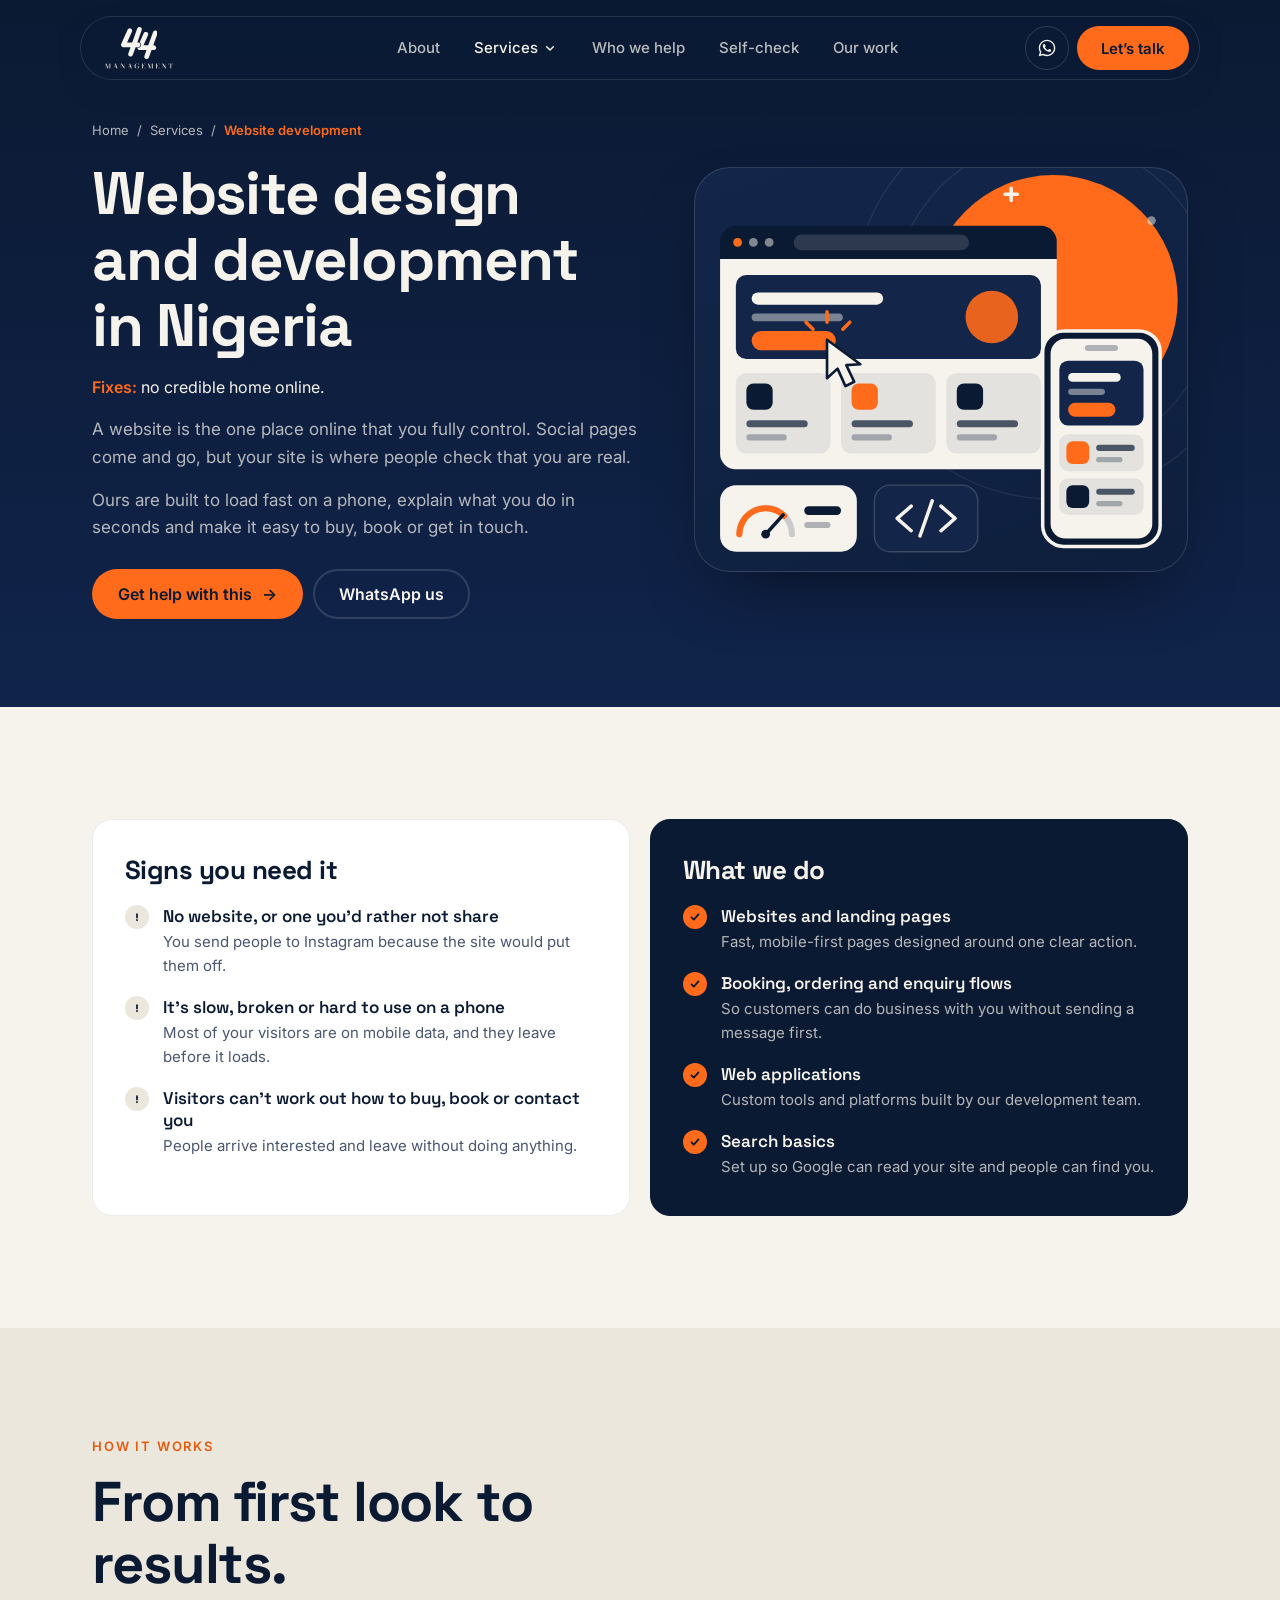
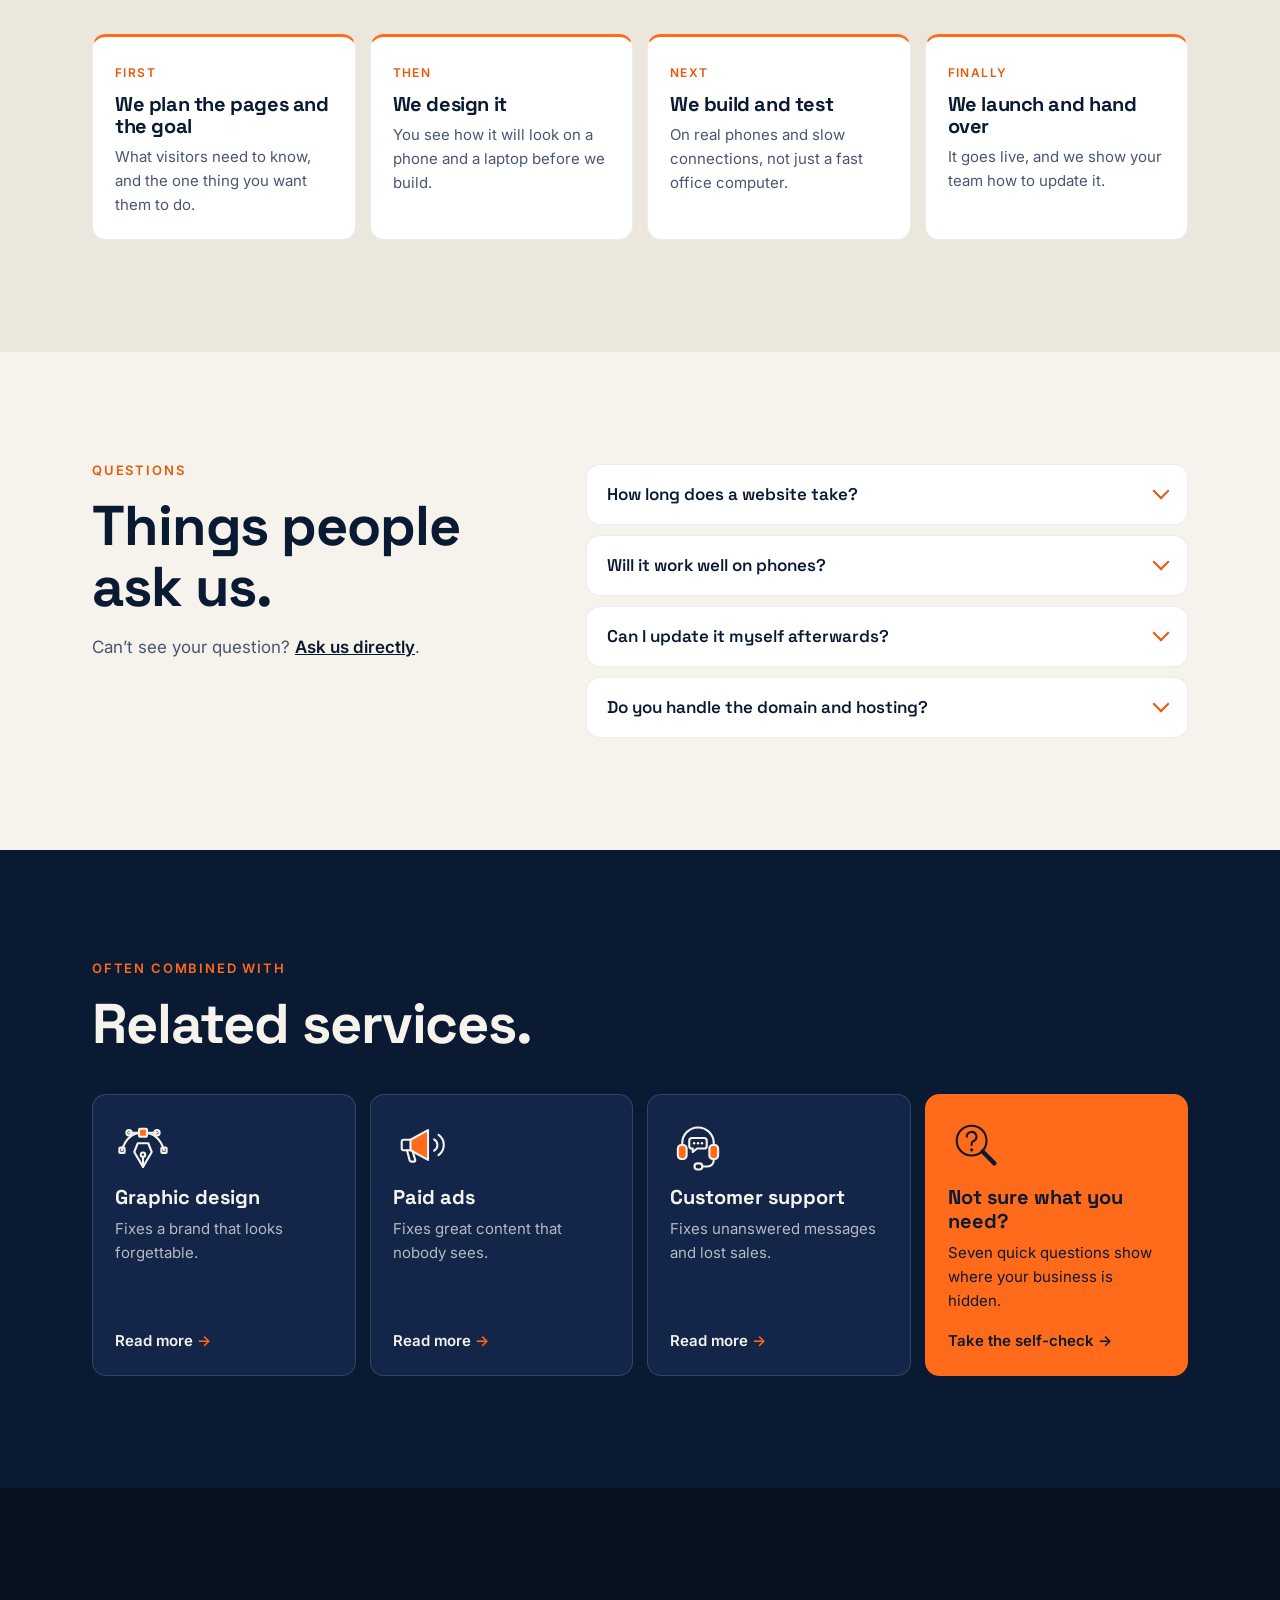
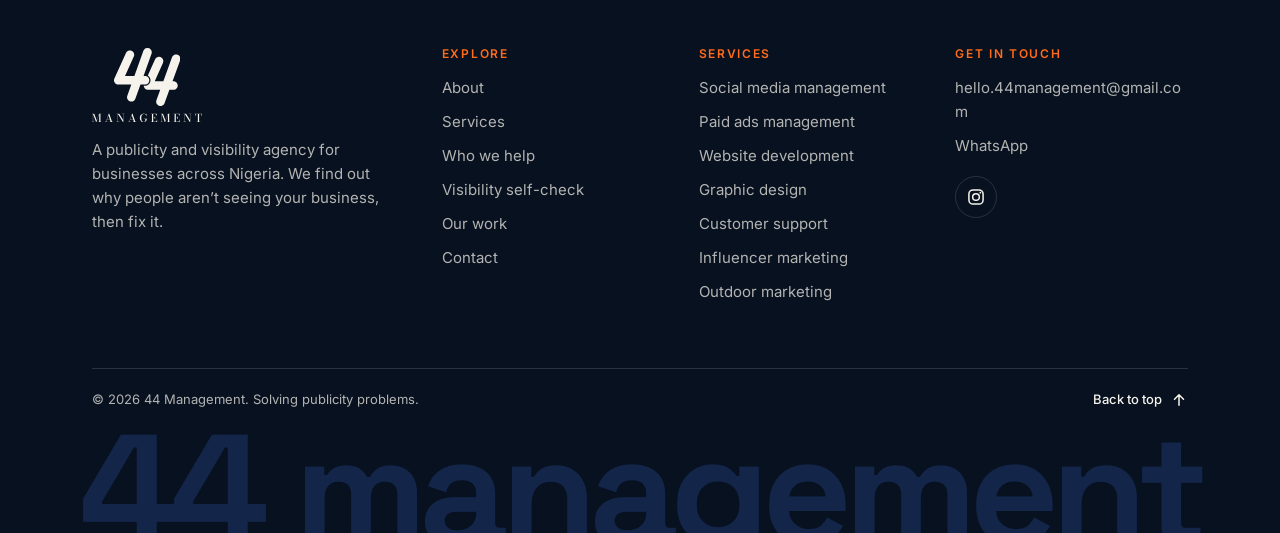
<file: services/website-development/index.html>
<!DOCTYPE html>
<!-- GENERATED FILE: do not edit by hand. Edit content/services.json, then run: node build.js -->
<html lang="en-NG">
<head>
  <meta charset="UTF-8">
  <meta name="viewport" content="width=device-width, initial-scale=1">
  <title>Website Design &amp; Development in Nigeria | 44 Management</title>
  <meta name="description" content="Fast, mobile-first websites and web apps for Nigerian businesses, built so customers can buy, book or contact you in seconds.">
  <meta name="robots" content="index, follow, max-image-preview:large">
  <link rel="canonical" href="https://tycoontripper1.github.io/44-management/services/website-development/">
  <meta name="theme-color" content="#0B1A33">

  <meta property="og:type" content="website">
  <meta property="og:site_name" content="44 Management">
  <meta property="og:locale" content="en_NG">
  <meta property="og:url" content="https://tycoontripper1.github.io/44-management/services/website-development/">
  <meta property="og:title" content="Website design and development in Nigeria">
  <meta property="og:description" content="Fast, mobile-first websites and web apps for Nigerian businesses, built so customers can buy, book or contact you in seconds.">
  <meta property="og:image" content="https://tycoontripper1.github.io/44-management/images/og-image.png">
  <meta property="og:image:width" content="1200">
  <meta property="og:image:height" content="630">
  <meta name="twitter:card" content="summary_large_image">
  <meta name="twitter:title" content="Website design and development in Nigeria">
  <meta name="twitter:description" content="Fast, mobile-first websites and web apps for Nigerian businesses, built so customers can buy, book or contact you in seconds.">
  <meta name="twitter:image" content="https://tycoontripper1.github.io/44-management/images/og-image.png">

  <link rel="icon" href="../../favicon.svg?v=2" type="image/svg+xml">
  <link rel="icon" href="../../images/icon-192.png?v=2" type="image/png" sizes="192x192">
  <link rel="apple-touch-icon" href="../../images/apple-touch-icon.png?v=2">
  <link rel="manifest" href="../../site.webmanifest">

  <script type="application/ld+json">
{
  "@context": "https://schema.org",
  "@graph": [
    {
      "@type": "Service",
      "@id": "https://tycoontripper1.github.io/44-management/services/website-development/#service",
      "name": "Website Development",
      "serviceType": "Website development",
      "description": "Fast, mobile-first websites and web apps for Nigerian businesses, built so customers can buy, book or contact you in seconds.",
      "url": "https://tycoontripper1.github.io/44-management/services/website-development/",
      "provider": {
        "@id": "https://tycoontripper1.github.io/44-management/#business"
      },
      "areaServed": {
        "@type": "Country",
        "name": "Nigeria"
      }
    },
    {
      "@type": "BreadcrumbList",
      "itemListElement": [
        {
          "@type": "ListItem",
          "position": 1,
          "name": "Home",
          "item": "https://tycoontripper1.github.io/44-management/"
        },
        {
          "@type": "ListItem",
          "position": 2,
          "name": "Services",
          "item": "https://tycoontripper1.github.io/44-management/#services"
        },
        {
          "@type": "ListItem",
          "position": 3,
          "name": "Website development",
          "item": "https://tycoontripper1.github.io/44-management/services/website-development/"
        }
      ]
    },
    {
      "@type": "FAQPage",
      "mainEntity": [
        {
          "@type": "Question",
          "name": "How long does a website take?",
          "acceptedAnswer": {
            "@type": "Answer",
            "text": "A simple site typically takes a few weeks once we have your content. Larger sites and web applications take longer, and we give you a timeline before starting."
          }
        },
        {
          "@type": "Question",
          "name": "Will it work well on phones?",
          "acceptedAnswer": {
            "@type": "Answer",
            "text": "Yes. We design for phones first, because that is where most of your visitors will be."
          }
        },
        {
          "@type": "Question",
          "name": "Can I update it myself afterwards?",
          "acceptedAnswer": {
            "@type": "Answer",
            "text": "Yes. We set it up so your team can change text, prices and photos, and we show you how."
          }
        },
        {
          "@type": "Question",
          "name": "Do you handle the domain and hosting?",
          "acceptedAnswer": {
            "@type": "Answer",
            "text": "We can set them up in your name so that you own them, or work with what you already have."
          }
        }
      ]
    }
  ]
}
  </script>

  <link rel="preconnect" href="https://fonts.googleapis.com">
  <link rel="preconnect" href="https://fonts.gstatic.com" crossorigin>
  <link href="https://fonts.googleapis.com/css2?family=Space+Grotesk:wght@500;700&family=Inter:wght@400;500;600&display=swap" rel="stylesheet">
  <link rel="stylesheet" href="../../styles.css?v=57">
</head>
<body class="subpage" data-wa-message="Hi 44 Management, I’d like help with website development.">
  <a class="skip-link" href="#main">Skip to content</a>
  <svg xmlns="http://www.w3.org/2000/svg" style="display:none">
    <symbol id="logo-mark" viewBox="0 0 114.47 99.99"><path d="M0.48 52.99L0.26 53.69L0.1 54.4L0.02 55.13L0 55.86L0.06 56.59L0.19 57.31L0.39 58.01L0.66 58.69L0.99 59.34L1.39 59.95L1.84 60.52L2.35 61.05L2.91 61.52L3.51 61.94L4.15 62.29L5.05 62.67L5.51 62.81L6.23 62.96L6.95 63.05L7.44 63.06L29.84 63.06L22.82 82.63L22.63 83.34L22.49 84.3L22.47 85.27L22.58 86.24L22.82 87.18L23.18 88.09L23.65 88.94L24.23 89.72L24.9 90.42L25.47 90.88L26.29 91.41L27.16 91.83L28.09 92.13L29.05 92.3L30.02 92.35L30.99 92.27L31.94 92.07L32.86 91.74L33.72 91.3L34.53 90.74L35.25 90.09L35.88 89.35L36.41 88.53L36.82 87.65L45.65 63.06L53.66 63.06L54.39 63L54.87 62.92L55.81 62.67L56.7 62.29L57.34 61.94L57.94 61.52L58.68 60.88L59.32 60.15L59.73 59.55L60.09 58.91L60.46 58.01L60.71 57.07L60.84 56.11L60.84 55.13L60.71 54.17L60.46 53.23L60.09 52.33L59.73 51.69L59.46 51.29L58.84 50.53L58.13 49.87L57.34 49.3L56.48 48.84L55.57 48.5L54.87 48.32L53.9 48.2L50.98 48.18L64.84 9.49L65.01 8.78L65.12 7.81L65.11 6.84L64.96 5.87L64.78 5.17L64.42 4.26L63.95 3.41L63.52 2.82L63.04 2.27L62.32 1.62L61.52 1.06L60.66 0.62L59.97 0.36L59.03 0.12L58.06 0.01L57.33 0.01L56.6 0.08L55.65 0.28L54.74 0.61L53.87 1.05L53.26 1.46L52.52 2.09L51.87 2.81L51.44 3.4L50.97 4.25L50.69 4.93L35.17 48.18L18.99 48.18L34.18 14.77L34.36 14.32L34.59 13.63L34.7 13.15L34.81 12.43L34.84 11.95L34.83 11.22L34.7 10.25L34.59 9.78L34.37 9.08L33.97 8.19L33.46 7.37L33 6.79L32.67 6.44L31.94 5.8L31.54 5.51L30.92 5.14L30.48 4.92L29.8 4.65L28.86 4.4L27.9 4.27L27.41 4.25L26.68 4.29L25.72 4.45L25.02 4.65L24.56 4.82L24.12 5.02L23.48 5.37L22.69 5.94L21.98 6.6L21.51 7.16L21.09 7.76L20.63 8.62ZM51.33 65.09L51.47 66.19L51.58 66.67L51.73 67.13L52 67.81L52.46 68.66L52.73 69.07L53.18 69.64L53.51 69.99L54.05 70.48L54.44 70.77L55.05 71.17L55.7 71.5L56.15 71.69L57.08 71.97L57.8 72.1L58.76 72.16L79.69 72.16L73.13 90.25L72.89 91.2L72.77 92.16L72.78 93.14L72.92 94.1L73.18 95.04L73.57 95.93L74.06 96.77L74.67 97.53L75.18 98.05L75.94 98.66L76.77 99.16L77.66 99.55L78.6 99.83L79.56 99.97L80.53 99.99L81.5 99.89L82.45 99.65L83.35 99.3L84.2 98.83L84.99 98.26L85.69 97.58L86.16 97.02L86.69 96.2L87.11 95.33L95.52 72.16L102.89 72.14L103.85 72.02L104.56 71.84L105.02 71.68L105.69 71.39L106.33 71.04L106.93 70.62L107.66 69.98L108.15 69.44L108.72 68.65L109.18 67.79L109.45 67.11L109.7 66.17L109.83 65.21L109.83 64.23L109.7 63.27L109.45 62.33L109.08 61.43L108.59 60.59L108 59.81L107.31 59.13L106.54 58.53L105.69 58.05L105.02 57.76L104.09 57.47L103.37 57.34L102.65 57.28L100.92 57.28L114.03 21.16L114.24 20.46L114.39 19.74L114.47 18.77L114.45 18.04L114.31 17.08L114.05 16.14L113.66 15.25L113.17 14.41L112.73 13.83L112.05 13.13L111.49 12.66L110.88 12.25L110.02 11.8L109.11 11.47L108.16 11.26L107.43 11.19L106.46 11.2L105.73 11.29L104.79 11.52L104.1 11.78L103.23 12.22L102.43 12.77L101.88 13.25L101.38 13.78L100.8 14.56L100.43 15.19L100.04 16.08L85.09 57.28L70.25 57.28L84.38 25.72L84.65 25.04L84.79 24.58L84.94 23.86L85.02 23.14L85.01 22.16L84.93 21.44L84.83 20.96L84.7 20.49L84.45 19.81L84.02 18.93L83.47 18.13L83.16 17.75L82.65 17.23L81.9 16.62L81.07 16.11L80.18 15.71L79.72 15.55L79.01 15.38L78.29 15.27L77.8 15.25L76.83 15.28L75.87 15.44L75.4 15.57L74.71 15.82L73.84 16.26L73.23 16.65L72.85 16.95L72.31 17.44L71.67 18.18L71.25 18.78L70.9 19.42L58.31 47.52L58.95 47.95L59.68 48.53L60.3 49.13L60.9 49.83L61.43 50.59L61.78 51.19L62.17 52.03L62.46 52.84L62.69 53.74L62.8 54.42L62.87 55.28L62.86 56.21L62.79 56.89L62.62 57.8L62.39 58.63L62.05 59.5L61.75 60.11L61.43 60.65L60.94 61.36L60.51 61.89L59.91 62.51L59.39 62.96L58.7 63.47L58.12 63.83L57.35 64.23L56.72 64.49L55.9 64.75L55.23 64.91L54.62 65.01L53.76 65.08Z"/></symbol>
    <symbol id="logo-word" viewBox="0 -0.6 179.5 14.8"><path d="M6.61 13.78 1.57 0H3.62L7.65 10.9L11.42 0H11.81L7.05 13.78ZM1.75 0V13.25H3.09V13.6H0.09V13.25H1.38V0.35H0V0ZM15 0V0.35H13.73V13.25H15V13.6H10.25V13.25H11.71V0ZM24.29 9.36V9H30.08V9.36ZM27.97 -0.26 32.65 13.25H34.06V13.6H28.53V13.25H30.31L26.81 2.41L23.03 13.25H24.95V13.6H20.96V13.25H22.62L27.37 -0.26ZM42.24 0V13.25H44.37V13.6H40.01V13.25H41.87V0.35H40.01V0ZM53.05 0V0.35H51.14V13.78H50.65L41.98 0H44.42L50.78 10.28V0.35H48.7V0ZM62.34 9.36V9H68.13V9.36ZM66.02 -0.26 70.7 13.25H72.11V13.6H66.57V13.25H68.36L64.85 2.41L61.07 13.25H63V13.6H59V13.25H60.67L65.42 -0.26ZM85.1 8.24H90.26V8.63H89.21V10.66Q88.95 11.1 88.53 11.63Q88.11 12.17 87.5 12.66Q86.89 13.15 86.05 13.47Q85.21 13.78 84.11 13.78Q82.18 13.78 80.83 12.89Q79.48 11.99 78.77 10.42Q78.06 8.84 78.06 6.8Q78.06 5.27 78.52 3.99Q78.99 2.71 79.83 1.78Q80.68 0.84 81.84 0.33Q82.99 -0.18 84.37 -0.18Q85.24 -0.18 86.03 0.12Q86.83 0.42 87.45 0.95L88.58 0H88.9V3.79H88.54Q88.47 3.01 88.13 2.37Q87.79 1.72 87.24 1.25Q86.7 0.77 86.01 0.51Q85.33 0.25 84.57 0.25Q83.44 0.25 82.65 0.8Q81.85 1.36 81.37 2.29Q80.89 3.23 80.67 4.4Q80.44 5.57 80.44 6.8Q80.44 8.03 80.61 9.21Q80.77 10.39 81.17 11.34Q81.58 12.3 82.29 12.86Q83 13.42 84.11 13.42Q84.87 13.42 85.4 13.17Q85.92 12.92 86.25 12.57Q86.57 12.21 86.76 11.86Q86.94 11.52 87.01 11.33V8.63H85.1ZM96.21 13.6V13.25H97.84V0.35H96.21V0H106.09V3.72H105.74Q105.7 2.75 105.38 1.99Q105.05 1.22 104.39 0.79Q103.72 0.35 102.66 0.35H99.88V13.25H102.47Q103.71 13.25 104.46 12.79Q105.2 12.34 105.54 11.51Q105.88 10.67 105.92 9.52H106.27V13.6ZM102.73 8.63Q102.69 8.02 102.43 7.6Q102.17 7.18 101.75 6.96Q101.33 6.74 100.81 6.74H99.44V6.39H100.81Q101.33 6.39 101.75 6.19Q102.17 5.99 102.43 5.59Q102.69 5.19 102.73 4.58H103.09V8.63ZM118.84 13.78 113.8 0H115.84L119.88 10.9L123.65 0H124.03L119.28 13.78ZM113.98 0V13.25H115.32V13.6H112.32V13.25H113.61V0.35H112.23V0ZM127.23 0V0.35H125.96V13.25H127.23V13.6H122.47V13.25H123.93V0ZM133.18 13.6V13.25H134.82V0.35H133.18V0H143.06V3.72H142.71Q142.67 2.75 142.35 1.99Q142.02 1.22 141.36 0.79Q140.69 0.35 139.63 0.35H136.85V13.25H139.44Q140.69 13.25 141.43 12.79Q142.17 12.34 142.51 11.51Q142.85 10.67 142.89 9.52H143.25V13.6ZM139.7 8.63Q139.67 8.02 139.41 7.6Q139.15 7.18 138.72 6.96Q138.3 6.74 137.78 6.74H136.41V6.39H137.78Q138.3 6.39 138.72 6.19Q139.15 5.99 139.41 5.59Q139.67 5.19 139.7 4.58H140.06V8.63ZM151.43 0V13.25H153.56V13.6H149.2V13.25H151.06V0.35H149.2V0ZM162.24 0V0.35H160.33V13.78H159.84L151.17 0H153.61L159.96 10.28V0.35H157.88V0ZM170.84 13.6V13.25H172.83V0.35H171.22Q170.44 0.35 169.94 0.62Q169.43 0.89 169.14 1.39Q168.85 1.89 168.72 2.59Q168.58 3.29 168.55 4.16H168.19V0H179.5V4.16H179.15Q179.12 3.29 178.98 2.59Q178.85 1.89 178.56 1.39Q178.26 0.89 177.76 0.62Q177.25 0.35 176.47 0.35H174.86V13.25H176.85V13.6Z"/></symbol>
    <!-- Services -->
    <symbol id="i-social" viewBox="0 0 64 64">
      <rect x="17" y="6" width="30" height="52" rx="6"/>
      <path d="M28 11.5h8"/>
      <rect x="22" y="17" width="20" height="14" rx="2" style="fill:#FF6B1A"/>
      <path d="M22 28.5l5.5-5 4 3.5 3-2.5 7.5 6"/>
      <path d="M26 42.6l-3-2.9a2.1 2.1 0 0 1 3-2.9 2.1 2.1 0 0 1 3 2.9z"/>
      <path d="M33 39.5h9M22 47h20M22 52h12"/>
      <circle cx="48" cy="9" r="5.5" style="fill:#FF6B1A;stroke:none"/>
    </symbol>
    <symbol id="i-megaphone" viewBox="0 0 64 64">
      <path d="M20 26l20-11v34L20 38z" style="fill:#FF6B1A;stroke:none"/>
      <path d="M12 26h8l20-11v34L20 38h-8a2 2 0 0 1-2-2v-8a2 2 0 0 1 2-2z"/>
      <path d="M20 26v12"/>
      <path d="M16 38l3 11.5a2 2 0 0 0 2 1.5h3a1.5 1.5 0 0 0 1.4-1.9L22.5 39"/>
      <path d="M47 25.5a7.5 7.5 0 0 1 0 13M52 20.5a14 14 0 0 1 0 23"/>
    </symbol>
    <symbol id="i-browser" viewBox="0 0 64 64">
      <path d="M11 10h42a5 5 0 0 1 5 5v5H6v-5a5 5 0 0 1 5-5z" style="fill:#FF6B1A;stroke:none"/>
      <rect x="6" y="10" width="52" height="42" rx="5"/>
      <path d="M6 20h52"/>
      <circle cx="12" cy="15" r="1.6" style="fill:currentColor;stroke:none"/>
      <circle cx="17.5" cy="15" r="1.6" style="fill:currentColor;stroke:none"/>
      <circle cx="23" cy="15" r="1.6" style="fill:currentColor;stroke:none"/>
      <path d="M24 30l-6.5 6 6.5 6M40 30l6.5 6-6.5 6M35 27.5l-6 17"/>
    </symbol>
    <symbol id="i-design" viewBox="0 0 64 64">
      <path d="M8 38C12 24 20 18 32 18s20 6 24 20"/>
      <path d="M16 18h32"/>
      <circle cx="16" cy="18" r="3"/>
      <circle cx="48" cy="18" r="3"/>
      <rect x="27.5" y="13.5" width="9" height="9" rx="1" style="fill:#FF6B1A"/>
      <rect x="5" y="35" width="6" height="6" rx="1"/>
      <rect x="53" y="35" width="6" height="6" rx="1"/>
      <path d="M26 30h12l4 10-10 17-10-17z"/>
      <path d="M32 57V46"/>
      <circle cx="32" cy="43" r="2.5"/>
    </symbol>
    <symbol id="i-support" viewBox="0 0 64 64">
      <path d="M14 35v-5a18 18 0 0 1 36 0v5"/>
      <rect x="9" y="32" width="10" height="16" rx="4" style="fill:#FF6B1A"/>
      <rect x="45" y="32" width="10" height="16" rx="4" style="fill:#FF6B1A"/>
      <path d="M50 48v1.5a7 7 0 0 1-7 7h-6"/>
      <rect x="28" y="53" width="9" height="7" rx="3.5"/>
      <path d="M25 24h14a3 3 0 0 1 3 3v6a3 3 0 0 1-3 3h-8l-5 4v-4h-1a3 3 0 0 1-3-3v-6a3 3 0 0 1 3-3z"/>
      <circle cx="27.5" cy="30" r="1.4" style="fill:currentColor;stroke:none"/>
      <circle cx="32" cy="30" r="1.4" style="fill:currentColor;stroke:none"/>
      <circle cx="36.5" cy="30" r="1.4" style="fill:currentColor;stroke:none"/>
    </symbol>
    <symbol id="i-creator" viewBox="0 0 64 64">
      <circle cx="26" cy="25" r="9.5"/>
      <path d="M9 54a17 17 0 0 1 34 0"/>
      <circle cx="47" cy="17" r="9" style="fill:#FF6B1A;stroke:none"/>
      <path d="M42.8 17.2l3 3 5.4-6"/>
      <path d="M50 46.5l-4.2-4a2.9 2.9 0 0 1 4.2-4 2.9 2.9 0 0 1 4.2 4z"/>
    </symbol>
    <symbol id="i-billboard" viewBox="0 0 64 64">
      <path d="M17 9V5M32 9V5M47 9V5M14.5 5h5M29.5 5h5M44.5 5h5"/>
      <rect x="6" y="9" width="52" height="29" rx="2" style="fill:#FF6B1A"/>
      <path d="M13 18h22M13 25h15M13 31h10"/>
      <circle cx="46" cy="23.5" r="6.5"/>
      <path d="M10 42h44M22 38v18M42 38v18M8 56h48"/>
    </symbol>
    <symbol id="i-question" viewBox="0 0 64 64">
      <circle cx="27" cy="27" r="17"/>
      <path d="M39.5 39.5L53 53" style="stroke-width:5"/>
      <path d="M21.5 22.5a5.5 5.5 0 1 1 7.8 5c-1.4.7-2.3 1.7-2.3 3.2V32"/>
      <circle cx="27" cy="37.5" r="1.8" style="fill:currentColor;stroke:none"/>
    </symbol>

    <!-- Approach -->
    <symbol id="i-search" viewBox="0 0 64 64">
      <circle cx="27" cy="27" r="16" style="fill:#FF6B1A"/>
      <path d="M27 19v10"/>
      <circle cx="27" cy="34.5" r="1.9" style="fill:currentColor;stroke:none"/>
      <path d="M38.5 38.5L54 54" style="stroke-width:6"/>
    </symbol>
    <symbol id="i-target" viewBox="0 0 64 64">
      <circle cx="28" cy="36" r="20"/>
      <circle cx="28" cy="36" r="12.5"/>
      <circle cx="28" cy="36" r="5.5" style="fill:#FF6B1A"/>
      <path d="M28 36L54 10"/>
      <path d="M50 7v7h7M45 12v7h7"/>
    </symbol>
    <symbol id="i-growth" viewBox="0 0 64 64">
      <path d="M9 8v46h47"/>
      <rect x="17" y="40" width="8" height="14" rx="1" style="fill:#FF6B1A"/>
      <rect x="30" y="32" width="8" height="22" rx="1" style="fill:#FF6B1A"/>
      <rect x="43" y="24" width="8" height="30" rx="1" style="fill:#FF6B1A"/>
      <path d="M14 30l12-10 8 5 16-15"/>
      <path d="M43 10h7v7"/>
    </symbol>

    <!-- Hero problem strip -->
    <symbol id="i-hidden" viewBox="0 0 64 64">
      <path d="M6 32c6-11 15-16 26-16s20 5 26 16c-6 11-15 16-26 16S12 43 6 32z"/>
      <circle cx="32" cy="32" r="9" style="fill:#FF6B1A"/>
      <circle cx="32" cy="32" r="3.5" style="fill:currentColor;stroke:none"/>
      <path d="M12 54L52 10"/>
    </symbol>
    <symbol id="i-clipboard" viewBox="0 0 64 64">
      <rect x="13" y="10" width="38" height="48" rx="5"/>
      <rect x="23" y="5" width="18" height="10" rx="3" style="fill:#FF6B1A"/>
      <path d="M20 27l3 3 6-6M34 27h11M20 39l3 3 6-6M34 39h11M34 51h8"/>
      <rect x="20" y="47.5" width="7" height="7" rx="1.5"/>
    </symbol>
    <symbol id="i-bulb" viewBox="0 0 64 64">
      <path d="M32 8a16 16 0 0 0-9 29.2c1.4 1 2 2.5 2 4.1V44h14v-2.7c0-1.6.6-3.1 2-4.1A16 16 0 0 0 32 8z" style="fill:#FF6B1A"/>
      <path d="M29 44v-7l3-3 3 3v7"/>
      <path d="M25 49h14M27 54h10"/>
      <path d="M5 24h4M55 24h4M11 7l3 3M53 7l-3 3"/>
    </symbol>

    <!-- Who we help -->
    <symbol id="i-food" viewBox="0 0 64 64">
      <circle cx="32" cy="32" r="14" style="fill:#FF6B1A"/>
      <circle cx="32" cy="32" r="8"/>
      <path d="M7 10v11a4.5 4.5 0 0 0 9 0V10M11.5 10v44"/>
      <path d="M55 10c-6 5-6 15 0 19v25"/>
    </symbol>
    <symbol id="i-rocket" viewBox="0 0 64 64">
      <path d="M27 44c0 6 5 12 5 12s5-6 5-12z" style="fill:#FF6B1A"/>
      <path d="M32 6c9 7 12 19 9 34H23c-3-15 0-27 9-34z"/>
      <circle cx="32" cy="22" r="5" style="fill:#FF6B1A"/>
      <path d="M23 31l-8 9v8l9-4M41 31l8 9v8l-9-4"/>
    </symbol>
    <symbol id="i-hanger" viewBox="0 0 64 64">
      <path d="M27.5 15.5a4.5 4.5 0 1 1 6.2 4.2c-1 .4-1.7 1.3-1.7 2.4V25"/>
      <path d="M32 25L7.3 43.6A2 2 0 0 0 8.5 47.2h47a2 2 0 0 0 1.2-3.6z" style="fill:#FF6B1A"/>
    </symbol>
    <symbol id="i-person" viewBox="0 0 64 64">
      <circle cx="32" cy="32" r="24" style="fill:#FF6B1A"/>
      <circle cx="32" cy="26" r="8"/>
      <path d="M16.7 50.5a15.5 15.5 0 0 1 30.6 0"/>
    </symbol>
    <symbol id="i-bell" viewBox="0 0 64 64">
      <path d="M12 44a20 20 0 0 1 40 0z" style="fill:#FF6B1A"/>
      <path d="M32 24v-4M27 20h10"/>
      <rect x="7" y="44" width="50" height="7" rx="2"/>
    </symbol>
    <symbol id="i-plus" viewBox="0 0 64 64">
      <circle cx="32" cy="32" r="22" stroke-dasharray="5 5.5"/>
      <path d="M32 22v20M22 32h20"/>
    </symbol>

    <!-- Contact -->
    <!-- Ways of working -->
    <symbol id="i-calendar" viewBox="0 0 64 64">
      <path d="M13 12h38a5 5 0 0 1 5 5v7H8v-7a5 5 0 0 1 5-5z" style="fill:#FF6B1A;stroke:none"/>
      <rect x="8" y="12" width="48" height="44" rx="5"/>
      <path d="M8 24h48M20 6v10M44 6v10"/>
      <circle cx="18" cy="34" r="1.8" style="fill:currentColor;stroke:none"/>
      <circle cx="28" cy="34" r="1.8" style="fill:currentColor;stroke:none"/>
      <circle cx="38" cy="34" r="1.8" style="fill:currentColor;stroke:none"/>
      <circle cx="48" cy="34" r="1.8" style="fill:currentColor;stroke:none"/>
      <circle cx="18" cy="45" r="1.8" style="fill:currentColor;stroke:none"/>
      <circle cx="28" cy="45" r="1.8" style="fill:currentColor;stroke:none"/>
      <circle cx="40" cy="45" r="6" style="fill:#FF6B1A"/>
      <path d="M37.5 45l2 2 3.5-4" style="stroke:#0B1A33;stroke-width:2.4"/>
    </symbol>
    <symbol id="i-box" viewBox="0 0 64 64">
      <path d="M10 21l22-10 22 10-22 10z" style="fill:#FF6B1A"/>
      <path d="M10 21v24l22 11 22-11V21"/>
      <path d="M32 31v25"/>
      <path d="M21 16l22 10v8"/>
    </symbol>
    <symbol id="i-mail" viewBox="0 0 64 64">
      <path d="M8 16h48L32 35z" style="fill:#FF6B1A;stroke:none"/>
      <rect x="6" y="14" width="52" height="36" rx="5"/>
      <path d="M8 17l24 18 24-18M8 48l17-15M56 48L39 33"/>
    </symbol>
  </svg>
  <header class="site-header" id="top">
    <div class="header-pill">
      <a href="../../" class="logo" aria-label="44 Management, back to top">
        <svg class="logo-mark" viewBox="0 0 114.47 99.99" aria-hidden="true"><use href="#logo-mark"/></svg>
        <svg class="logo-word" viewBox="0 -0.6 179.5 14.8" aria-hidden="true"><use href="#logo-word"/></svg>
      </a>

      <nav class="site-nav" aria-label="Main">
        <span class="nav-indicator" aria-hidden="true"></span>
        <a href="../../#about">About</a>
        <a href="../../#services" aria-current="true" class="nav-dd-trigger" aria-haspopup="true" aria-expanded="false" aria-controls="nav-dd">Services<svg class="nav-dd-chevron" viewBox="0 0 24 24" aria-hidden="true"><path d="M7 10l5 5 5-5"/></svg></a>
        <a href="../../#who-we-help">Who we help</a>
        <a href="../../#diagnose">Self-check</a>
        <a href="../../#work">Our work</a>
      </nav>

      <div class="header-actions">
        <a class="header-wa" data-whatsapp href="#" target="_blank" rel="noopener" aria-label="Chat with us on WhatsApp" title="Chat on WhatsApp"><svg viewBox="0 0 24 24" aria-hidden="true"><path fill="currentColor" d="M12.04 2C6.58 2 2.13 6.45 2.13 11.91c0 1.75.46 3.45 1.32 4.95L2.05 22l5.25-1.38c1.45.79 3.08 1.21 4.74 1.21 5.46 0 9.91-4.45 9.91-9.91C21.95 6.45 17.5 2 12.04 2Zm0 18.15c-1.48 0-2.93-.4-4.2-1.15l-.3-.18-3.12.82.83-3.04-.2-.31a8.2 8.2 0 0 1-1.26-4.38c0-4.54 3.7-8.24 8.25-8.24 4.54 0 8.24 3.7 8.24 8.24 0 4.55-3.7 8.24-8.24 8.24Zm4.52-6.16c-.25-.12-1.47-.72-1.69-.81-.23-.08-.39-.12-.56.12-.17.25-.64.81-.78.97-.14.17-.29.19-.54.06-.25-.12-1.05-.39-1.99-1.23-.74-.66-1.23-1.47-1.38-1.72-.14-.25-.02-.38.11-.51.11-.11.25-.29.37-.43.12-.14.17-.25.25-.41.08-.17.04-.31-.02-.43-.06-.12-.56-1.34-.76-1.84-.2-.48-.41-.42-.56-.43h-.48c-.17 0-.43.06-.66.31-.23.25-.87.85-.87 2.07 0 1.22.89 2.4 1.01 2.56.12.17 1.75 2.67 4.23 3.74.59.26 1.05.41 1.41.52.59.19 1.13.16 1.56.1.48-.07 1.47-.6 1.67-1.18.21-.58.21-1.07.14-1.18-.06-.1-.22-.16-.47-.28Z"/></svg></a>
        <a href="../../#contact" class="btn btn-primary btn-sm header-cta">Let’s talk</a>
        <button class="nav-toggle" type="button" aria-expanded="false" aria-controls="mobile-menu">
          <span class="sr-only">Open menu</span>
          <span class="nav-toggle-bar"></span>
          <span class="nav-toggle-bar"></span>
        </button>
      </div>
      <span class="pill-progress" aria-hidden="true"><span></span></span>
    </div>
    <div class="nav-dd" id="nav-dd" role="region" aria-label="Services menu" data-prebuilt><div class="nav-dd-main"><p class="nav-dd-title">Services</p><ul class="nav-dd-list"><li><a href="../../services/social-media-management/"><span class="nav-dd-icon"><svg class="ill" aria-hidden="true"><use href="#i-social"/></svg></span><span class="nav-dd-text"><strong>Social Media Management</strong><span>Fixes inactive or inconsistent pages</span></span></a></li><li><a href="../../services/paid-ads-management/"><span class="nav-dd-icon"><svg class="ill" aria-hidden="true"><use href="#i-megaphone"/></svg></span><span class="nav-dd-text"><strong>Paid Ads Management</strong><span>Fixes great content that nobody sees</span></span></a></li><li><a href="../../services/website-development/"><span class="nav-dd-icon"><svg class="ill" aria-hidden="true"><use href="#i-browser"/></svg></span><span class="nav-dd-text"><strong>Website Development</strong><span>Fixes no credible home online</span></span></a></li><li><a href="../../services/graphic-design/"><span class="nav-dd-icon"><svg class="ill" aria-hidden="true"><use href="#i-design"/></svg></span><span class="nav-dd-text"><strong>Graphic Design</strong><span>Fixes a brand that looks forgettable</span></span></a></li><li><a href="../../services/online-customer-support/"><span class="nav-dd-icon"><svg class="ill" aria-hidden="true"><use href="#i-support"/></svg></span><span class="nav-dd-text"><strong>Online Customer Service &amp; Support</strong><span>Fixes unanswered messages and lost sales</span></span></a></li><li><a href="../../services/influencer-marketing/"><span class="nav-dd-icon"><svg class="ill" aria-hidden="true"><use href="#i-creator"/></svg></span><span class="nav-dd-text"><strong>Influencer Marketing</strong><span>Fixes no trusted voices talking about you</span></span></a></li><li><a href="../../services/outdoor-marketing/"><span class="nav-dd-icon"><svg class="ill" aria-hidden="true"><use href="#i-billboard"/></svg></span><span class="nav-dd-text"><strong>Outdoor Marketing</strong><span>Fixes invisible in your own neighbourhood</span></span></a></li></ul><a class="nav-dd-all" href="../../#services">See all services <span aria-hidden="true">→</span></a></div><div class="nav-dd-side"><p class="nav-dd-title">Popular combinations</p><ul class="nav-dd-bundles"><li><a href="../../?need=Graphic%20Design&interest=Launch%20kit%20(Graphic%20Design%2C%20Social%20Media%20Management%2C%20Paid%20Ads)#contact-form"><strong>Launch kit</strong><span>Graphic Design · Social Media Management · Paid Ads</span></a></li><li><a href="../../?need=Outdoor%20Marketing&interest=Get%20found%20locally%20(Social%20Media%20Management%2C%20Outdoor%20Marketing%2C%20Customer%20Support)#contact-form"><strong>Get found locally</strong><span>Social Media Management · Outdoor Marketing · Customer Support</span></a></li><li><a href="../../?need=Influencer%20Marketing&interest=Creator%20push%20(Influencer%20Marketing%2C%20Paid%20Ads%2C%20Graphic%20Design)#contact-form"><strong>Creator push</strong><span>Influencer Marketing · Paid Ads · Graphic Design</span></a></li></ul><a class="nav-dd-check" href="../../#diagnose"><svg class="ill" aria-hidden="true"><use href="#i-question"/></svg><span><strong>Not sure what you need?</strong><span>Take the 1-minute self-check →</span></span></a></div></div>
  </header>

  <div class="menu-overlay" id="mobile-menu" role="dialog" aria-modal="true" aria-label="Menu" aria-hidden="true">
    <div class="menu-top">
      <a href="../../" class="logo" aria-label="44 Management, back to top">
        <svg class="logo-mark" viewBox="0 0 114.47 99.99" aria-hidden="true"><use href="#logo-mark"/></svg>
        <svg class="logo-word" viewBox="0 -0.6 179.5 14.8" aria-hidden="true"><use href="#logo-word"/></svg>
      </a>
      <button class="menu-close" type="button" aria-label="Close menu">
        <svg viewBox="0 0 24 24" aria-hidden="true"><path d="M6 6l12 12M18 6L6 18"/></svg>
      </button>
    </div>
    <nav class="menu-links" aria-label="Mobile">
      <a href="../../#about" style="--i:0"><span>About</span><svg class="menu-arrow" viewBox="0 0 24 24" aria-hidden="true"><path d="M5 12h14M13 6l6 6-6 6"/></svg></a>
      <a href="../../#services" style="--i:1"><span>Services</span><svg class="menu-arrow" viewBox="0 0 24 24" aria-hidden="true"><path d="M5 12h14M13 6l6 6-6 6"/></svg></a>
      <a href="../../#who-we-help" style="--i:2"><span>Who we help</span><svg class="menu-arrow" viewBox="0 0 24 24" aria-hidden="true"><path d="M5 12h14M13 6l6 6-6 6"/></svg></a>
      <a href="../../#diagnose" style="--i:3"><span>Self-check</span><svg class="menu-arrow" viewBox="0 0 24 24" aria-hidden="true"><path d="M5 12h14M13 6l6 6-6 6"/></svg></a>
      <a href="../../#work" style="--i:4"><span>Our work</span><svg class="menu-arrow" viewBox="0 0 24 24" aria-hidden="true"><path d="M5 12h14M13 6l6 6-6 6"/></svg></a>
    </nav>
    <div class="menu-foot">
      <a href="../../#contact" class="btn btn-primary btn-block">Let’s work together</a>
      <div class="menu-contacts">
        <a data-whatsapp href="#" target="_blank" rel="noopener">
          <svg aria-hidden="true" viewBox="0 0 24 24" width="20" height="20"><path fill="currentColor" d="M12.04 2C6.58 2 2.13 6.45 2.13 11.91c0 1.75.46 3.45 1.32 4.95L2.05 22l5.25-1.38c1.45.79 3.08 1.21 4.74 1.21 5.46 0 9.91-4.45 9.91-9.91C21.95 6.45 17.5 2 12.04 2Zm0 18.15c-1.48 0-2.93-.4-4.2-1.15l-.3-.18-3.12.82.83-3.04-.2-.31a8.2 8.2 0 0 1-1.26-4.38c0-4.54 3.7-8.24 8.25-8.24 4.54 0 8.24 3.7 8.24 8.24 0 4.55-3.7 8.24-8.24 8.24Zm4.52-6.16c-.25-.12-1.47-.72-1.69-.81-.23-.08-.39-.12-.56.12-.17.25-.64.81-.78.97-.14.17-.29.19-.54.06-.25-.12-1.05-.39-1.99-1.23-.74-.66-1.23-1.47-1.38-1.72-.14-.25-.02-.38.11-.51.11-.11.25-.29.37-.43.12-.14.17-.25.25-.41.08-.17.04-.31-.02-.43-.06-.12-.56-1.34-.76-1.84-.2-.48-.41-.42-.56-.43h-.48c-.17 0-.43.06-.66.31-.23.25-.87.85-.87 2.07 0 1.22.89 2.4 1.01 2.56.12.17 1.75 2.67 4.23 3.74.59.26 1.05.41 1.41.52.59.19 1.13.16 1.56.1.48-.07 1.47-.6 1.67-1.18.21-.58.21-1.07.14-1.18-.06-.1-.22-.16-.47-.28Z"/></svg>
          WhatsApp
        </a>
        <a data-email-link href="#">
          <svg class="ill" aria-hidden="true"><use href="#i-mail"/></svg>
          Email us
        </a>
      </div>
      <p class="menu-tagline">Solving publicity problems.</p>
    </div>
  </div>


  <main id="main">
    <section class="page-hero">
      <div class="container page-hero-grid">
        <div class="page-hero-text">
          <nav class="crumbs" aria-label="Breadcrumb">
            <a href="../../">Home</a><span aria-hidden="true">/</span>
            <a href="../../#services">Services</a><span aria-hidden="true">/</span>
            <span aria-current="page">Website development</span>
          </nav>
          <h1>Website design and development in Nigeria</h1>
          <p class="page-fixes"><span>Fixes:</span> no credible home online.</p>
          <p class="page-intro">A website is the one place online that you fully control. Social pages come and go, but your site is where people check that you are real.</p>
          <p class="page-intro">Ours are built to load fast on a phone, explain what you do in seconds and make it easy to buy, book or get in touch.</p>
          <div class="page-ctas">
            <a class="btn btn-primary" href="../../?need=Website%20Development&from=Website%20development#contact-form">Get help with this <span aria-hidden="true">→</span></a>
            <a class="btn btn-ghost" data-whatsapp href="#" target="_blank" rel="noopener">WhatsApp us</a>
          </div>
        </div>
        <div class="page-hero-art"><img src="../../images/services/website-development.svg?v=57" alt="Illustration: a website coming together in a browser, the same site on a phone, a click on the main button and a fast speed gauge." width="560" height="460" decoding="async"></div>
      </div>
    </section>

    <section class="section">
      <div class="container page-cols">
        <div class="page-card">
          <h2>Signs you need it</h2>
          <ul class="page-list page-list-signs">
            <li><strong>No website, or one you’d rather not share</strong><span>You send people to Instagram because the site would put them off.</span></li>
            <li><strong>It’s slow, broken or hard to use on a phone</strong><span>Most of your visitors are on mobile data, and they leave before it loads.</span></li>
            <li><strong>Visitors can’t work out how to buy, book or contact you</strong><span>People arrive interested and leave without doing anything.</span></li>
          </ul>
        </div>
        <div class="page-card page-card-dark">
          <h2>What we do</h2>
          <ul class="page-list page-list-does">
            <li><strong>Websites and landing pages</strong><span>Fast, mobile-first pages designed around one clear action.</span></li>
            <li><strong>Booking, ordering and enquiry flows</strong><span>So customers can do business with you without sending a message first.</span></li>
            <li><strong>Web applications</strong><span>Custom tools and platforms built by our development team.</span></li>
            <li><strong>Search basics</strong><span>Set up so Google can read your site and people can find you.</span></li>
          </ul>
        </div>
      </div>
    </section>

    <section class="section section-tint">
      <div class="container">
        <p class="eyebrow eyebrow-dark">How it works</p>
        <h2 class="section-title">From first look to results.</h2>
        <ol class="page-steps">
          <li><span class="page-step-label">First</span><h3>We plan the pages and the goal</h3><p>What visitors need to know, and the one thing you want them to do.</p></li>
          <li><span class="page-step-label">Then</span><h3>We design it</h3><p>You see how it will look on a phone and a laptop before we build.</p></li>
          <li><span class="page-step-label">Next</span><h3>We build and test</h3><p>On real phones and slow connections, not just a fast office computer.</p></li>
          <li><span class="page-step-label">Finally</span><h3>We launch and hand over</h3><p>It goes live, and we show your team how to update it.</p></li>
        </ol>
      </div>
    </section>

    <section class="section">
      <div class="container page-faq">
        <div>
          <p class="eyebrow eyebrow-dark">Questions</p>
          <h2 class="section-title">Things people ask us.</h2>
          <p class="section-lead section-lead-dark">Can’t see your question? <a href="../../?need=Website%20Development&from=Website%20development#contact-form">Ask us directly</a>.</p>
        </div>
        <div class="faq-list">
          <details class="faq"><summary>How long does a website take?</summary><p>A simple site typically takes a few weeks once we have your content. Larger sites and web applications take longer, and we give you a timeline before starting.</p></details>
          <details class="faq"><summary>Will it work well on phones?</summary><p>Yes. We design for phones first, because that is where most of your visitors will be.</p></details>
          <details class="faq"><summary>Can I update it myself afterwards?</summary><p>Yes. We set it up so your team can change text, prices and photos, and we show you how.</p></details>
          <details class="faq"><summary>Do you handle the domain and hosting?</summary><p>We can set them up in your name so that you own them, or work with what you already have.</p></details>
        </div>
      </div>
    </section>

    <section class="section section-navy">
      <div class="container">
        <p class="eyebrow">Often combined with</p>
        <h2 class="section-title">Related services.</h2>
        <div class="page-related">
          <a class="page-related-card" href="../../services/graphic-design/"><svg class="ill" aria-hidden="true"><use href="#i-design"/></svg><strong>Graphic design</strong><span>Fixes a brand that looks forgettable.</span><em>Read more <span aria-hidden="true">→</span></em></a>
          <a class="page-related-card" href="../../services/paid-ads-management/"><svg class="ill" aria-hidden="true"><use href="#i-megaphone"/></svg><strong>Paid ads</strong><span>Fixes great content that nobody sees.</span><em>Read more <span aria-hidden="true">→</span></em></a>
          <a class="page-related-card" href="../../services/online-customer-support/"><svg class="ill" aria-hidden="true"><use href="#i-support"/></svg><strong>Customer support</strong><span>Fixes unanswered messages and lost sales.</span><em>Read more <span aria-hidden="true">→</span></em></a>
          <a class="page-related-card page-related-check" href="../../#diagnose"><svg class="ill" aria-hidden="true"><use href="#i-question"/></svg><strong>Not sure what you need?</strong><span>Seven quick questions show where your business is hidden.</span><em>Take the self-check <span aria-hidden="true">→</span></em></a>
        </div>
      </div>
    </section>
  </main>

  <footer class="site-footer">
    <div class="container">
      <div class="footer-grid">
        <div class="footer-brand">
          <a href="../../" class="logo" aria-label="44 Management, back to top">
            <svg class="logo-mark" viewBox="0 0 114.47 99.99" aria-hidden="true"><use href="#logo-mark"/></svg>
            <svg class="logo-word" viewBox="0 -0.6 179.5 14.8" aria-hidden="true"><use href="#logo-word"/></svg>
          </a>
          <p>A publicity and visibility agency for businesses across Nigeria. We find out why people aren’t seeing your business, then fix it.</p>
        </div>

        <nav class="footer-col" aria-label="Footer">
          <h3>Explore</h3>
          <ul>
            <li><a href="../../#about">About</a></li>
            <li><a href="../../#services">Services</a></li>
            <li><a href="../../#who-we-help">Who we help</a></li>
            <li><a href="../../#diagnose">Visibility self-check</a></li>
            <li><a href="../../#work">Our work</a></li>
            <li><a href="../../#contact">Contact</a></li>
          </ul>
        </nav>

        <div class="footer-col">
          <h3>Services</h3>
          <ul>
            <li><a href="../../services/social-media-management/">Social media management</a></li>
            <li><a href="../../services/paid-ads-management/">Paid ads management</a></li>
            <li><a href="../../services/website-development/">Website development</a></li>
            <li><a href="../../services/graphic-design/">Graphic design</a></li>
            <li><a href="../../services/online-customer-support/">Customer support</a></li>
            <li><a href="../../services/influencer-marketing/">Influencer marketing</a></li>
            <li><a href="../../services/outdoor-marketing/">Outdoor marketing</a></li>
          </ul>
        </div>

        <div class="footer-col footer-contact">
          <h3>Get in touch</h3>
          <ul>
            <li><a data-email href="#"></a></li>
            <li><a data-whatsapp href="#" target="_blank" rel="noopener">WhatsApp</a></li>
          </ul>
          <ul class="footer-socials" data-socials aria-label="Social media"></ul>
        </div>
      </div>

      <div class="footer-bottom">
        <p>© <span data-year></span> 44 Management. Solving publicity problems.
          <button type="button" class="footer-cookie" data-cookie-settings hidden>Cookie settings</button></p>
        <a href="../../" class="footer-top">
          Back to top
          <svg viewBox="0 0 24 24" aria-hidden="true"><path d="M12 19V5M6 11l6-6 6 6"/></svg>
        </a>
      </div>
    </div>
    <div class="footer-wordmark" aria-hidden="true">44 management</div>
  </footer>

  <script src="../../config.js?v=57"></script>
  <script src="../../analytics.js?v=57"></script>
  <script src="../../page.js?v=57"></script>
  <script src="../../nav.js?v=57"></script>
</body>
</html>
</file>
<file: styles.css>
/* ==========================================================
   44 Management — styles
   Mobile-first. Brand: deep navy, off-white, bright orange.
   ========================================================== */

:root {
  --navy: #0b1a33;
  --navy-2: #13264a;
  --navy-line: rgba(246, 243, 236, 0.14);
  --offwhite: #f6f3ec;
  --offwhite-2: #ece7dc;
  --orange: #ff6b1a;
  --orange-dark: #e55a0c;
  --ink: #0b1a33;
  --ink-soft: #4a5670;
  --light-soft: rgba(246, 243, 236, 0.72);

  --font-display: "Space Grotesk", system-ui, sans-serif;
  --font-body: "Inter", system-ui, -apple-system, "Segoe UI", Roboto, sans-serif;

  --radius: 14px;
  --gutter: 20px;
  --section-pad: 72px;
}

*,
*::before,
*::after { box-sizing: border-box; }

html { scroll-behavior: smooth; scroll-padding-top: 96px; }

body {
  margin: 0;
  font-family: var(--font-body);
  font-size: 16px;
  line-height: 1.6;
  color: var(--ink);
  background: var(--offwhite);
  -webkit-font-smoothing: antialiased;
}

img { max-width: 100%; display: block; }
a { color: inherit; }
h1, h2, h3 { font-family: var(--font-display); line-height: 1.1; margin: 0; letter-spacing: -0.02em; }
p { margin: 0; }

.container { width: 100%; max-width: 1160px; margin: 0 auto; padding: 0 var(--gutter); }

.sr-only {
  position: absolute; width: 1px; height: 1px; padding: 0; margin: -1px;
  overflow: hidden; clip: rect(0 0 0 0); white-space: nowrap; border: 0;
}

.skip-link {
  position: absolute; left: 12px; top: -48px; z-index: 100;
  background: var(--orange); color: var(--navy); padding: 10px 14px; border-radius: 8px;
  font-weight: 600; text-decoration: none;
}
.skip-link:focus { top: 12px; }

:focus-visible { outline: 3px solid var(--orange); outline-offset: 3px; }

/* ---------- Buttons ---------- */
.btn {
  display: inline-flex; align-items: center; justify-content: center; gap: 10px;
  min-height: 50px; padding: 0 24px; border-radius: 999px;
  font: 600 16px/1 var(--font-body); text-decoration: none; cursor: pointer;
  border: 2px solid transparent; transition: background-color .15s, color .15s, border-color .15s;
}
.btn-primary { background: var(--orange); color: var(--navy); }
.btn-primary:hover { background: var(--orange-dark); }
.btn-ghost { background: transparent; border-color: var(--navy-line); color: var(--offwhite); }
.btn-ghost:hover { border-color: var(--offwhite); }
.btn-whatsapp { background: var(--offwhite); color: var(--navy); }
.btn-whatsapp:hover { background: #fff; }
.btn-sm { min-height: 42px; padding: 0 18px; font-size: 15px; }
.btn-block { width: 100%; }

/* ---------- Logo ---------- */
.logo {
  display: inline-flex; flex-direction: column; align-items: center;
  text-decoration: none; color: var(--offwhite); line-height: 1;
}
.logo-mark, .logo-word { display: block; fill: currentColor; stroke: none; }
/* Official lockup: the 44 mark with MANAGEMENT centred underneath (images/brand/ has the files). */
.logo-mark { height: 40px; width: auto; aspect-ratio: 114.47 / 99.99; }
.logo-word { width: 76px; height: auto; aspect-ratio: 179.5 / 14.8; margin-top: 5px; }

/* ---------- Header: floating pill ---------- */
:root { --header-h: 82px; }
.site-header {
  position: fixed; top: 12px; left: 12px; right: 12px; z-index: 50;
  pointer-events: none;
}
.header-pill {
  pointer-events: auto;
  max-width: 1120px; margin: 0 auto; height: 58px; padding: 0 8px 0 18px;
  display: flex; align-items: center; justify-content: space-between; gap: 12px;
  background: rgba(11, 26, 51, 0.82);
  -webkit-backdrop-filter: blur(14px) saturate(140%); backdrop-filter: blur(14px) saturate(140%);
  border: 1px solid rgba(246, 243, 236, 0.12); border-radius: 18px;
  box-shadow: 0 10px 30px -12px rgba(11, 26, 51, 0.5);
  transition: box-shadow .3s, background-color .3s;
}
.site-header.is-scrolled .header-pill { background: rgba(11, 26, 51, 0.92); box-shadow: 0 14px 40px -12px rgba(11, 26, 51, 0.65); }
.header-pill .logo-mark { height: 32px; }
.header-pill .logo-word { width: 68px; margin-top: 4px; }

.site-nav { display: none; }
.header-actions { display: flex; align-items: center; gap: 4px; }
.header-cta { min-height: 40px; padding: 0 16px; font-size: 14px; }

.nav-toggle {
  display: inline-flex; flex-direction: column; justify-content: center; gap: 7px;
  width: 44px; height: 44px; padding: 12px; background: none; border: 0; cursor: pointer; border-radius: 12px;
}
.nav-toggle:hover { background: rgba(246, 243, 236, 0.08); }
.nav-toggle-bar { display: block; height: 2px; width: 100%; background: var(--offwhite); border-radius: 2px; }

/* ---------- Full-screen menu (phones & tablets) ---------- */
.menu-overlay {
  position: fixed; inset: 0; z-index: 80;
  display: flex; flex-direction: column;
  padding: 12px var(--gutter) max(24px, env(safe-area-inset-bottom));
  background: var(--navy); color: var(--offwhite);
  overflow-y: auto; overscroll-behavior: contain;
  opacity: 0; visibility: hidden;
  clip-path: inset(0 0 100% 0 round 0 0 24px 24px);
  transition: clip-path .5s cubic-bezier(.7, 0, .2, 1), opacity .3s, visibility 0s .5s;
}
.menu-overlay.is-open {
  opacity: 1; visibility: visible; clip-path: inset(0 0 0 0 round 0);
  transition: clip-path .5s cubic-bezier(.7, 0, .2, 1), opacity .2s;
}
.menu-top { display: flex; align-items: center; justify-content: space-between; height: 58px; padding-left: 6px; }
.menu-top .logo-mark { height: 32px; }
.menu-top .logo-word { width: 68px; margin-top: 4px; }
.menu-close {
  width: 46px; height: 46px; border-radius: 50%; border: 1px solid var(--navy-line);
  background: transparent; color: var(--offwhite); cursor: pointer; display: grid; place-items: center;
}
.menu-close svg { width: 20px; height: 20px; fill: none; stroke: currentColor; stroke-width: 2; stroke-linecap: round; }
.menu-close:hover { border-color: var(--orange); color: var(--orange); }

.menu-links { display: flex; flex-direction: column; margin-top: 20px; }
.menu-links a {
  display: flex; align-items: center; justify-content: space-between; gap: 16px;
  padding: 15px 4px; border-bottom: 1px solid var(--navy-line);
  font: 600 clamp(20px, 5.6vw, 26px)/1.2 var(--font-display); letter-spacing: -0.01em;
  color: var(--offwhite); text-decoration: none;
  opacity: 0; transform: translateY(18px);
  transition: color .2s, opacity .4s, transform .5s cubic-bezier(.2, .7, .2, 1);
}
.menu-overlay.is-open .menu-links a {
  opacity: 1; transform: none; transition-delay: calc(0.15s + var(--i) * 0.05s);
}
.menu-links a:hover, .menu-links a[aria-current="true"] { color: var(--orange); }
.menu-arrow {
  width: 20px; height: 20px; flex: none; fill: none; stroke: currentColor; stroke-width: 2;
  stroke-linecap: round; stroke-linejoin: round; opacity: .5; transition: transform .2s, opacity .2s;
}
.menu-links a:hover .menu-arrow { transform: translateX(4px); opacity: 1; }

.menu-foot { margin-top: auto; padding-top: 32px; display: grid; gap: 14px; }
.menu-contacts { display: grid; grid-template-columns: 1fr 1fr; gap: 10px; }
.menu-contacts a {
  display: flex; align-items: center; justify-content: center; gap: 8px; min-height: 48px; border-radius: 999px;
  border: 1px solid var(--navy-line); color: var(--offwhite); text-decoration: none; font-weight: 500; font-size: 15px;
}
.menu-contacts a:hover { border-color: var(--orange); color: var(--orange); }
.menu-contacts .ill { width: 22px; height: 22px; stroke-width: 3.5; }
.menu-tagline { text-align: center; color: var(--light-soft); font-size: 13px; margin-top: 4px; }
html.menu-open, html.menu-open body, html.modal-open, html.modal-open body { overflow: hidden; }

/* ---------- Hero ---------- */
:root { --mock-overlap: 150px; }
.hero {
  position: relative; z-index: 2; display: flow-root; color: var(--offwhite);
  background: linear-gradient(180deg, var(--navy) 0%, #10234a 100%);
  padding-top: calc(var(--header-h) + 24px);
}
/* The section after the hero makes room for the overlapping mockup */
.hero + .section { padding-top: calc(var(--section-pad) + var(--mock-overlap)); }
.eyebrow {
  font: 600 13px/1 var(--font-body); letter-spacing: 0.14em; text-transform: uppercase;
  color: var(--orange); margin-bottom: 18px;
}
.eyebrow-dark { color: var(--orange-dark); }
.hero-inner { text-align: center; display: flex; flex-direction: column; align-items: center; }
.hero-title { font-size: clamp(42px, 10.5vw, 92px); font-weight: 700; max-width: 14ch; }
.accent { color: var(--orange); display: inline-block; }
.hero-sub { margin-top: 16px; font-size: 16px; color: var(--light-soft); max-width: 44ch; }
.hero-ctas { display: flex; justify-content: center; gap: 10px; margin-top: 24px; width: 100%; }
.hero-ctas .btn { min-height: 46px; padding: 0 16px; font-size: 15px; }


/* ---------- Sections ---------- */
.section { padding: var(--section-pad) 0; }
.section-navy { background: var(--navy); color: var(--offwhite); }
.section-tint { background: var(--offwhite-2); }
.section-title { font-size: clamp(32px, 7vw, 56px); font-weight: 700; max-width: 18ch; }
.section-lead { margin-top: 16px; font-size: 17px; color: var(--light-soft); max-width: 52ch; }
.section-lead-dark { color: var(--ink-soft); }

/* About */
.about-grid { display: grid; gap: 28px; }
.about-copy p { color: var(--ink-soft); font-size: 17px; }
.about-copy p + p { margin-top: 16px; }

/* Services */
.services-grid { display: grid; gap: 14px; margin-top: 40px; }
.service-card {
  display: flex; flex-direction: column; gap: 10px;
  padding: 24px; border-radius: var(--radius);
  background: var(--navy-2);
  border: 1px solid var(--navy-line);
  text-decoration: none; color: var(--offwhite);
  transition: border-color .2s;
}
.service-card:not(.service-card-cta):hover { border-color: rgba(255, 107, 26, 0.45); }
.service-card h3 { font-size: 22px; font-weight: 700; }
.service-card p { color: var(--light-soft); font-size: 15px; }
.service-fixes { margin-top: auto; padding-top: 12px; border-top: 1px solid var(--navy-line); }
.service-fixes span { color: var(--orange); font-weight: 600; }
.service-card-cta { background: var(--orange); border-color: var(--orange); color: var(--navy); }
.service-card-cta p { color: var(--navy); }
.service-card-cta .link-arrow { margin-top: auto; font-weight: 600; }
.service-card-cta:hover { background: var(--orange-dark); }

/* Who we help */

/* Work */
.work-filters { display: flex; gap: 8px; margin-top: 32px; overflow-x: auto; padding-bottom: 4px; scrollbar-width: none; }
.work-filters::-webkit-scrollbar { display: none; }
.filter-btn {
  flex: none; min-height: 40px; padding: 0 8px 0 16px; border-radius: 999px;
  display: inline-flex; align-items: center; gap: 8px;
  background: transparent; border: 1px solid rgba(11, 26, 51, 0.2);
  font: 500 14px/1 var(--font-body); color: var(--ink); cursor: pointer;
}
.filter-btn:hover { border-color: var(--navy); }
.filter-btn[aria-pressed="true"] { background: var(--navy); color: var(--offwhite); border-color: var(--navy); }
.filter-count {
  min-width: 24px; height: 24px; padding: 0 7px; border-radius: 999px; display: inline-grid; place-items: center;
  font-size: 12px; font-weight: 600; background: rgba(11, 26, 51, 0.08);
}
.filter-btn[aria-pressed="true"] .filter-count { background: var(--orange); color: var(--navy); }

/* Contact */
.contact-grid { display: grid; gap: 40px; }
.socials { list-style: none; padding: 0; margin: 0; display: flex; flex-wrap: wrap; gap: 8px; }
.socials a {
  display: inline-flex; align-items: center; min-height: 40px; padding: 0 14px; border-radius: 999px;
  border: 1px solid var(--navy-line); text-decoration: none; font-size: 14px; color: var(--offwhite);
}
.socials a:hover { border-color: var(--orange); color: var(--orange); }

.contact-form {
  background: var(--offwhite); color: var(--ink); border-radius: var(--radius);
  padding: 24px 20px; display: grid; gap: 18px;
}
.field-row { display: grid; gap: 18px; }
.field { display: grid; gap: 6px; }
.field label { font-weight: 600; font-size: 14px; }
.hint { font-weight: 400; color: var(--ink-soft); }
.field input, .field select, .field textarea {
  width: 100%; min-height: 48px; padding: 12px 14px; border-radius: 10px;
  border: 1px solid rgba(11, 26, 51, 0.2); background: #fff;
  font: 16px/1.4 var(--font-body); color: var(--ink);
}
.field textarea { resize: vertical; min-height: 110px; }
.field input:focus, .field select:focus, .field textarea:focus { border-color: var(--orange); outline: 2px solid var(--orange); outline-offset: 0; }
.field.has-error input, .field.has-error select, .field.has-error textarea { border-color: #c0392b; }
.form-status { font-size: 15px; min-height: 1.4em; }
.form-status.is-error { color: #c0392b; }
.form-status.is-success { color: #1d7a46; font-weight: 600; }

/* Footer */

/* ==========================================================
   Larger screens
   ========================================================== */
@media (min-width: 640px) {
  :root { --gutter: 32px; }
  .services-grid { grid-template-columns: repeat(2, 1fr); }
  .field-row { grid-template-columns: 1fr 1fr; }
  .contact-form { padding: 32px; }
}

@media (min-width: 900px) {
  :root { --section-pad: 112px; }

  :root { --header-h: 92px; }
  .site-header { top: 16px; left: 24px; right: 24px; }
  .header-pill { height: 64px; padding: 0 10px 0 24px; border-radius: 999px; display: grid; grid-template-columns: 1fr auto 1fr; }
  .header-pill .logo { justify-self: start; }
  .header-actions { justify-self: end; }
  .header-cta { min-height: 44px; padding: 0 22px; font-size: 15px; }
  .nav-toggle { display: none; }
  .site-nav { display: flex; position: relative; align-items: center; gap: 2px; }
  .site-nav a {
    position: relative; z-index: 1; padding: 10px 16px; border-radius: 999px;
    color: rgba(246, 243, 236, 0.75); text-decoration: none; font-size: 15px; font-weight: 500;
    transition: color .2s;
  }
  .site-nav a:hover, .site-nav a[aria-current="true"] { color: var(--offwhite); }
  .nav-indicator {
    position: absolute; top: 50%; left: 0; height: 40px; width: 0; margin-top: -20px; border-radius: 999px;
    background: rgba(246, 243, 236, 0.1); box-shadow: inset 0 0 0 1px rgba(246, 243, 236, 0.08);
    opacity: 0; transition: transform .35s cubic-bezier(.2, .7, .2, 1), width .35s cubic-bezier(.2, .7, .2, 1), opacity .25s;
  }
  .nav-indicator.is-visible { opacity: 1; }
  .nav-indicator::after {
    content: ""; position: absolute; left: 50%; bottom: -7px; width: 4px; height: 4px; margin-left: -2px;
    border-radius: 50%; background: var(--orange);
  }

  :root { --mock-overlap: 190px; }
  .hero { padding-top: calc(var(--header-h) + 16px); }
  .hero .eyebrow { margin-bottom: 12px; }
  .hero-title { font-size: clamp(52px, 5.4vw, 72px); max-width: none; }
  .hero-sub { font-size: 19px; max-width: 62ch; }
  .hero-ctas .btn { min-height: 50px; padding: 0 24px; font-size: 16px; }

  .about-grid { grid-template-columns: 5fr 6fr; gap: 64px; }
  .services-grid { grid-template-columns: repeat(3, 1fr); }
  .services-grid { grid-template-columns: repeat(4, 1fr); }
  .contact-grid { grid-template-columns: 5fr 6fr; gap: 64px; align-items: start; }
}

@media (prefers-reduced-motion: reduce) {
  html { scroll-behavior: auto; }
  * { transition: none !important; }
}

/* ==========================================================
   Motion & extras
   ========================================================== */

/* Smooth scroll (Lenis) takes over native smooth scrolling */
html.lenis, html.lenis body { height: auto; }
html.lenis { scroll-behavior: auto; }
.lenis.lenis-smooth [data-lenis-prevent] { overscroll-behavior: contain; }

/* Pre-animation state; removed if animations can't run */
.js-anim .hero-inner { visibility: hidden; }

/* Word-split reveal */
.w { display: inline-block; overflow: hidden; vertical-align: top; padding-bottom: 0.12em; margin-bottom: -0.12em; }
.wi { display: inline-block; will-change: transform; }


/* Header hide on scroll down */
.site-header { transition: transform .4s cubic-bezier(.2, .7, .2, 1); }
.site-header.is-hidden { transform: translateY(calc(-100% - 24px)); }

/* Hero background */
.hero-inner { position: relative; z-index: 1; }

/* Marquee */
.marquee { background: var(--orange); color: var(--navy); overflow: hidden; padding: 14px 0; }
.marquee-track { display: flex; width: max-content; align-items: center; }
.marquee-track span { font: 700 clamp(20px, 4vw, 30px)/1 var(--font-display); letter-spacing: -0.02em; padding: 0 22px; white-space: nowrap; }
.marquee-track i { width: 8px; height: 8px; background: var(--navy); flex: none; }

/* Self-check */
.diagnose-grid { display: grid; gap: 28px; margin-top: 40px; }

.diag-panel {
  border: 1px solid var(--navy-line); border-radius: calc(var(--radius) + 6px);
  background: linear-gradient(180deg, var(--navy-2), var(--navy)); padding: 20px;
  display: grid; gap: 20px; align-content: start;
}
.diag-chart { position: relative; height: 300px; }
.diag-score-row { display: flex; align-items: baseline; justify-content: space-between; gap: 12px; }
.diag-score { font: 700 64px/1 var(--font-display); letter-spacing: -0.04em; color: var(--offwhite); }
.diag-score small { font-size: 22px; color: var(--light-soft); margin-left: 4px; }
.diag-score-label { font-size: 13px; letter-spacing: 0.1em; text-transform: uppercase; color: var(--orange); }
.diag-meter { height: 8px; border-radius: 99px; background: rgba(246, 243, 236, 0.12); overflow: hidden; margin-top: 12px; }
.diag-meter span { display: block; height: 100%; width: 50%; background: var(--orange); border-radius: inherit; transition: width .6s cubic-bezier(.2, .7, .2, 1); }
.diag-verdict { margin-top: 14px; font-size: 17px; font-weight: 500; }
.diag-gaps { list-style: none; padding: 0; margin: 14px 0 18px; display: grid; gap: 8px; }
.diag-gaps li {
  display: grid; gap: 2px; padding: 12px 14px; border-radius: 10px;
  background: rgba(255, 107, 26, 0.1); border-left: 3px solid var(--orange); font-size: 14px;
}
.diag-gaps li span { color: var(--light-soft); }
.diag-note { margin-top: 12px; font-size: 13px; color: var(--light-soft); }

@media (min-width: 900px) {
  .diagnose-grid { grid-template-columns: 1fr 1.1fr; gap: 40px; align-items: start; }
  .diag-panel { position: sticky; top: 96px; padding: 28px; }
  .diag-chart { height: 340px; }
}


/* Illustration icons */
.ill {
  width: 56px; height: 56px; flex: none;
  fill: none; stroke: currentColor; stroke-width: 2.5; stroke-linecap: round; stroke-linejoin: round;
  overflow: visible;
}
.ill-md { width: 56px; height: 56px; color: var(--navy); }
.ill-sm { width: 34px; height: 34px; stroke-width: 3; }
.ill-xs { width: 30px; height: 30px; stroke-width: 3.5; color: var(--navy); }
.service-card .ill { width: 88px; height: 88px; stroke-width: 2; color: var(--offwhite); margin-bottom: 10px; }
.service-card-cta .ill { color: var(--navy); }

/* Custom dropdown (dropdown.js) */
.dd { position: relative; }
.dd-native {
  position: absolute !important; inset: 0; width: 100%; height: 100%;
  opacity: 0; pointer-events: none;
}
.dd-trigger {
  width: 100%; min-height: 52px; padding: 10px 14px; border-radius: 10px;
  border: 1px solid rgba(11, 26, 51, 0.2); background: #fff;
  display: flex; align-items: center; gap: 12px; text-align: left; cursor: pointer;
  font: 16px/1.3 var(--font-body); color: var(--ink);
  transition: border-color .15s, box-shadow .15s;
}
.dd-trigger:hover { border-color: rgba(11, 26, 51, 0.4); }
.dd-trigger:focus-visible, .dd.is-open .dd-trigger { outline: none; border-color: var(--orange); box-shadow: 0 0 0 2px var(--orange); }
.dd-trigger.is-placeholder { color: var(--ink-soft); }
.dd-trigger[aria-invalid="true"] { border-color: #c0392b; }
.dd-text { flex: 1; min-width: 0; }
.dd-icon.ill { width: 32px; height: 32px; stroke-width: 3; color: var(--navy); }
.dd-chevron {
  width: 20px; height: 20px; flex: none; fill: none; stroke: var(--navy); stroke-width: 2.2;
  stroke-linecap: round; stroke-linejoin: round; transition: transform .2s;
}
.dd.is-open .dd-chevron { transform: rotate(180deg); }

.dd-list {
  position: absolute; left: 0; right: 0; top: calc(100% + 6px); z-index: 30;
  list-style: none; margin: 0; padding: 6px;
  max-height: 340px; overflow-y: auto; overscroll-behavior: contain;
  background: #fff; border: 1px solid rgba(11, 26, 51, 0.12); border-radius: 12px;
  box-shadow: 0 18px 40px -12px rgba(11, 26, 51, 0.35);
  opacity: 0; visibility: hidden; transform: translateY(-4px);
  transition: opacity .15s, transform .15s, visibility 0s .15s;
}
.dd-list:focus { outline: none; }
.dd.is-open .dd-list { opacity: 1; visibility: visible; transform: none; transition: opacity .15s, transform .15s; }

.dd-option {
  display: flex; align-items: center; gap: 12px; padding: 10px 12px; border-radius: 8px;
  cursor: pointer; font-size: 15px; color: var(--ink);
}
.dd-option.is-active { background: var(--offwhite-2); }
.dd-option[aria-selected="true"] { font-weight: 600; }
.dd-check {
  width: 18px; height: 18px; flex: none; fill: none; stroke: var(--orange); stroke-width: 2.6;
  stroke-linecap: round; stroke-linejoin: round; visibility: hidden;
}
.dd-option[aria-selected="true"] .dd-check { visibility: visible; }

@media (prefers-reduced-motion: reduce) {
  .dd-list, .dd-chevron { transition: none; }
}

/* ==========================================================
   Hero product mockup (shows the workings)
   ========================================================== */
.js-anim .hero-stage { visibility: hidden; }
.hero-stage {
  position: relative; z-index: 2; margin-top: 32px; padding: 0 var(--gutter);
  margin-bottom: calc(-1 * var(--mock-overlap));
}
.mock {
  position: relative; max-width: 1080px; margin: 0 auto;
  background: var(--offwhite); color: var(--ink); text-align: left;
  border-radius: 18px; overflow: hidden;
  box-shadow: 0 30px 70px -24px rgba(11, 26, 51, 0.55), 0 0 0 1px rgba(11, 26, 51, 0.08);
}
.mock-bar {
  display: flex; align-items: center; gap: 12px; padding: 12px 16px;
  background: #fff; border-bottom: 1px solid rgba(11, 26, 51, 0.08); font-size: 13px;
}
.mock-dots { display: flex; gap: 6px; }
.mock-dots i { width: 10px; height: 10px; border-radius: 50%; background: rgba(11, 26, 51, 0.15); }
.mock-dots i:first-child { background: var(--orange); }
.mock-tag {
  margin-left: auto; font-size: 12px; color: var(--ink-soft);
  border: 1px dashed rgba(11, 26, 51, 0.25); border-radius: 999px; padding: 4px 10px; white-space: nowrap;
}

/* Phones: panels sit side by side and swipe */
.mock-body {
  display: flex; overflow-x: auto; scroll-snap-type: x mandatory; scrollbar-width: none;
}
.mock-body::-webkit-scrollbar { display: none; }
.mock-panel {
  flex: 0 0 86%; scroll-snap-align: start; padding: 16px 16px 18px;
  border-right: 1px solid rgba(11, 26, 51, 0.08);
}
.mock-head { display: flex; align-items: center; gap: 12px; margin-bottom: 14px; }
.mock-ill.ill { width: 40px; height: 40px; stroke-width: 2.5; color: var(--navy); }
.mock-step { display: block; font-size: 11px; letter-spacing: .1em; text-transform: uppercase; color: var(--orange-dark); font-weight: 600; }
.mock-head h3 { font-size: 20px; }

.mock-findings { list-style: none; padding: 0; margin: 0; display: grid; gap: 8px; }
.mock-findings li {
  display: flex; align-items: center; gap: 10px; font-size: 14px; line-height: 1.35;
  background: #fff; border: 1px solid rgba(11, 26, 51, 0.08); border-radius: 10px; padding: 9px 12px;
}
.mock-findings li::before {
  flex: none; width: 20px; height: 20px; border-radius: 50%; display: grid; place-items: center;
  font: 700 12px/1 var(--font-body);
}
.mock-findings .is-bad::before { content: "!"; background: var(--orange); color: var(--navy); }
.mock-findings .is-good::before { content: "✓"; background: var(--navy); color: var(--offwhite); }

.mock-note { font-size: 13px; color: var(--ink-soft); margin-bottom: 8px; }
.mock-services { list-style: none; padding: 0; margin: 0; display: grid; gap: 8px; }
.mock-services li {
  display: flex; align-items: center; gap: 10px; font-size: 14px; padding: 7px 12px 7px 8px;
  border-radius: 10px; border: 1px dashed rgba(11, 26, 51, 0.18); color: var(--ink-soft);
  transition: background-color .35s, border-color .35s, color .35s;
}
.mock-services li small { margin-left: auto; font-size: 11px; }
.mock-services .mock-svc.ill { width: 28px; height: 28px; stroke-width: 3; color: currentColor; opacity: .55; transition: opacity .35s; }
.mock-services li.is-on { background: var(--navy); border: 1px solid var(--navy); color: var(--offwhite); }
.mock-services li.is-on .mock-svc { opacity: 1; }
.mock-services li.is-on.is-pending { background: transparent; border: 1px dashed rgba(11, 26, 51, 0.18); color: var(--ink-soft); }
.mock-services li.is-on.is-pending .mock-svc { opacity: .55; }

.mock-stats { display: grid; grid-template-columns: 1fr 1fr; gap: 10px; margin-bottom: 10px; }
.mock-stats > div { background: #fff; border: 1px solid rgba(11, 26, 51, 0.08); border-radius: 10px; padding: 10px 12px; }
.mock-num { display: block; font: 700 26px/1.1 var(--font-display); color: var(--navy); letter-spacing: -0.02em; }
.mock-stats small { font-size: 12px; color: var(--ink-soft); }
.mock-chart { display: block; width: 100%; height: 96px; overflow: visible; }
.mock-area { fill: rgba(255, 107, 26, 0.16); }
.mock-line { fill: none; stroke: var(--orange); stroke-width: 2.5; stroke-linejoin: round; vector-effect: non-scaling-stroke; }
.mock-marker { stroke: var(--navy); stroke-width: 1; stroke-dasharray: 3 3; vector-effect: non-scaling-stroke; opacity: .45; }
.mock-chart-labels { display: flex; justify-content: space-between; font-size: 11px; color: var(--ink-soft); margin-top: 6px; }
.mock-start { color: var(--navy); font-weight: 600; margin-right: 18%; }
.mock-foot { margin-top: 8px; font-size: 11px; color: var(--ink-soft); font-style: italic; }

@media (min-width: 640px) {
  .mock-panel { flex-basis: 60%; }
}
@media (min-width: 900px) {
  .hero-stage { margin-top: 28px; }
  .mock-body { display: grid; grid-template-columns: 1fr 1fr 1.05fr; overflow: visible; }
  .mock-panel { padding: 16px 20px 18px; }
  .mock-chart { height: 72px; }
  .mock-head { margin-bottom: 10px; }
  .mock-findings, .mock-services { gap: 6px; }
  .mock-findings li { padding: 7px 12px; }
  .mock-services li { padding-top: 5px; padding-bottom: 5px; }
  .mock-panel:last-child { border-right: 0; }
}

/* ==========================================================
   Services carousel (phones)
   ========================================================== */
.carousel-dots { display: none; }
@media (max-width: 639px) {
  .services-grid {
    display: flex; gap: 12px; overflow-x: auto; scroll-snap-type: x mandatory; scrollbar-width: none;
    margin-left: calc(-1 * var(--gutter)); margin-right: calc(-1 * var(--gutter));
    padding: 4px var(--gutter) 8px; scroll-padding-inline: var(--gutter);
  }
  .services-grid::-webkit-scrollbar { display: none; }
  .services-grid .service-card { flex: 0 0 84%; scroll-snap-align: start; }
  .carousel-dots { display: flex; justify-content: center; gap: 8px; margin-top: 18px; }
  .carousel-dots button {
    width: 8px; height: 8px; padding: 0; border: 0; border-radius: 99px; cursor: pointer;
    background: rgba(246, 243, 236, 0.3); transition: width .25s, background-color .25s;
  }
  .carousel-dots button[aria-current="true"] { width: 24px; background: var(--orange); }
}

/* ==========================================================
   Footer
   ========================================================== */
.site-footer {
  position: relative; overflow: hidden;
  background: #07111f; color: var(--light-soft);
  padding: 64px 0 0; font-size: 15px;
}
.footer-cta {
  display: grid; gap: 14px; padding-bottom: 48px; border-bottom: 1px solid var(--navy-line);
}
.footer-cta h2 { color: var(--offwhite); font-size: clamp(30px, 7vw, 52px); font-weight: 700; }
.footer-cta p { font-size: 17px; max-width: 46ch; }
.footer-cta-actions { display: flex; flex-wrap: wrap; gap: 10px; margin-top: 8px; }

.footer-grid { display: grid; grid-template-columns: 1fr 1fr; gap: 36px 24px; padding: 48px 0; }
.footer-brand { grid-column: 1 / -1; display: grid; gap: 16px; justify-items: start; align-content: start; }
.footer-brand p { max-width: 34ch; }
.footer-brand .logo-mark { height: 58px; }
.footer-brand .logo-word { width: 110px; margin-top: 7px; }
.footer-contact { grid-column: 1 / -1; }
.nowrap { white-space: nowrap; }
.footer-col h3 {
  font: 600 12px/1 var(--font-body); letter-spacing: 0.14em; text-transform: uppercase;
  color: var(--orange); margin-bottom: 16px;
}
.footer-col ul { list-style: none; padding: 0; margin: 0; display: grid; gap: 10px; }
.footer-col a { color: var(--light-soft); text-decoration: none; transition: color .15s; word-break: break-word; }
.footer-col a:hover { color: var(--offwhite); }
.footer-socials { margin-top: 18px !important; display: flex !important; flex-wrap: wrap; gap: 8px !important; }
.footer-socials a {
  display: inline-flex; align-items: center; min-height: 36px; padding: 0 14px; border-radius: 999px;
  border: 1px solid var(--navy-line); font-size: 14px;
}
.footer-socials a:hover { border-color: var(--orange); color: var(--orange); }

.footer-bottom {
  display: flex; flex-wrap: wrap; align-items: center; justify-content: space-between; gap: 12px;
  padding: 20px 0; border-top: 1px solid var(--navy-line); font-size: 13px;
}
.footer-top { display: inline-flex; align-items: center; gap: 8px; color: var(--offwhite); text-decoration: none; font-weight: 500; }
.footer-top svg { width: 18px; height: 18px; fill: none; stroke: currentColor; stroke-width: 2; stroke-linecap: round; stroke-linejoin: round; transition: transform .2s; }
.footer-top:hover { color: var(--orange); }
.footer-top:hover svg { transform: translateY(-3px); }

.footer-wordmark {
  font: 700 clamp(40px, 12.2vw, 210px)/0.78 var(--font-display); letter-spacing: -0.05em;
  color: var(--navy-2); white-space: nowrap; text-align: center;
  margin-bottom: -0.12em; user-select: none; pointer-events: none;
}

@media (min-width: 900px) {
  .site-footer { padding-top: 96px; }
  .footer-cta { grid-template-columns: 1fr auto; align-items: end; column-gap: 48px; padding-bottom: 64px; }
  .footer-cta h2, .footer-cta p { grid-column: 1; }
  .footer-cta-actions { grid-column: 2; grid-row: 1 / span 2; align-self: end; margin-top: 0; }
  .footer-grid { grid-template-columns: 1.4fr 1fr 1fr 1fr; padding: 64px 0; }
  .footer-brand, .footer-contact { grid-column: auto; }
}

/* ==========================================================
   About: process + promises
   ========================================================== */
.process { margin-top: 64px; }
.process-title, .promises-title {
  font: 600 13px/1 var(--font-body); letter-spacing: 0.14em; text-transform: uppercase;
  color: var(--orange-dark); margin-bottom: 28px;
}
.process-steps { list-style: none; padding: 0; margin: 0; position: relative; display: grid; gap: 28px; }

/* Connecting line: vertical on phones, horizontal on desktop */
.process-line {
  position: absolute; left: 35px; top: 36px; bottom: 36px; width: 2px;
  background: repeating-linear-gradient(180deg, rgba(11, 26, 51, 0.18) 0 6px, transparent 6px 12px);
}
.process-line-fill {
  position: absolute; inset: 0; background: var(--orange);
  transform-origin: 50% 0;
}
.process-step { position: relative; display: grid; grid-template-columns: 72px 1fr; gap: 20px; align-items: start; }
/* Phones: hide the line below the last icon */
.process-step:last-child::after {
  content: ""; position: absolute; left: 28px; top: 72px; bottom: -40px; width: 16px; background: var(--offwhite);
}
.process-icon {
  position: relative; z-index: 1; width: 72px; height: 72px; border-radius: 50%;
  display: grid; place-items: center; background: #fff;
  border: 1px solid rgba(11, 26, 51, 0.1); box-shadow: 0 8px 24px -12px rgba(11, 26, 51, 0.35);
}
.process-icon .ill { width: 44px; height: 44px; color: var(--navy); }
.process-text { padding-top: 6px; }
.process-label {
  display: inline-block; font-size: 12px; font-weight: 600; letter-spacing: 0.08em; text-transform: uppercase;
  color: var(--orange-dark); margin-bottom: 6px;
}
.process-text h4 { font: 700 22px/1.2 var(--font-display); letter-spacing: -0.01em; color: var(--navy); margin: 0 0 8px; }
.process-text p { color: var(--ink-soft); font-size: 16px; }

.promises { margin-top: 64px; padding: 28px 22px; border-radius: calc(var(--radius) + 4px); background: var(--navy); color: var(--offwhite); }
.promises-title { color: var(--orange); margin-bottom: 20px; }
.promises ul { list-style: none; padding: 0; margin: 0; display: grid; gap: 18px; }
.promises li { display: flex; gap: 14px; align-items: flex-start; }
.promises strong { display: block; font: 600 18px/1.3 var(--font-display); }
.promises span { display: block; color: var(--light-soft); font-size: 15px; margin-top: 2px; }
.promise-check {
  flex: none; width: 28px; height: 28px; padding: 5px; border-radius: 50%; background: var(--orange);
  fill: none; stroke: var(--navy); stroke-width: 2.6; stroke-linecap: round; stroke-linejoin: round;
}

@media (min-width: 900px) {
  .process { margin-top: 96px; }
  .process-steps { grid-template-columns: repeat(3, 1fr); gap: 40px; }
  .process-line {
    left: 36px; right: calc((100% - 80px) / 3 - 36px); top: 35px; bottom: auto; width: auto; height: 2px;
    background: repeating-linear-gradient(90deg, rgba(11, 26, 51, 0.18) 0 6px, transparent 6px 12px);
  }
  .process-line-fill { transform-origin: 0 50%; }
  .process-step { grid-template-columns: 1fr; gap: 20px; }
  .process-step:last-child::after { display: none; }
  .process-text { padding-top: 0; }
  .promises { margin-top: 96px; padding: 36px 40px; display: grid; grid-template-columns: 220px 1fr; gap: 40px; align-items: center; }
  .promises-title { margin: 0; font-size: 14px; line-height: 1.4; }
  .promises ul { grid-template-columns: repeat(3, 1fr); gap: 28px; }
}

/* ==========================================================
   Who we help: industry cards
   ========================================================== */
.who-grid { display: grid; gap: 14px; margin-top: 40px; }
.who-card {
  display: flex; flex-direction: column; gap: 16px; padding: 24px;
  background: #fff; border: 1px solid rgba(11, 26, 51, 0.08); border-radius: calc(var(--radius) + 2px);
  color: var(--ink); text-decoration: none;
  transition: border-color .2s, box-shadow .2s, transform .2s;
}
.who-card:hover { border-color: rgba(255, 107, 26, 0.5); box-shadow: 0 16px 36px -20px rgba(11, 26, 51, 0.35); }
.who-card-head { display: flex; align-items: center; gap: 14px; }
.who-icon {
  flex: none; width: 56px; height: 56px; border-radius: 16px; display: grid; place-items: center;
  background: var(--offwhite);
}
.who-icon .ill { width: 38px; height: 38px; stroke-width: 2.8; color: var(--navy); }
.who-card h3 { font: 700 20px/1.2 var(--font-display); letter-spacing: -0.01em; color: var(--navy); }
.who-problem { font-size: 17px; line-height: 1.45; color: var(--ink); }
.who-fixes { margin-top: auto; padding-top: 16px; border-top: 1px solid rgba(11, 26, 51, 0.08); }
.who-fixes > span {
  display: block; font-size: 11px; font-weight: 600; letter-spacing: 0.1em; text-transform: uppercase;
  color: var(--orange-dark); margin-bottom: 10px;
}
.who-fixes ul { list-style: none; padding: 0; margin: 0; display: flex; flex-wrap: wrap; gap: 6px; }
.who-fixes li {
  font-size: 13px; font-weight: 500; padding: 5px 10px; border-radius: 999px;
  background: var(--offwhite-2); color: var(--navy);
}

.who-card-cta { background: var(--navy); border-color: var(--navy); color: var(--offwhite); }
.who-card-cta h3 { color: var(--offwhite); }
.who-card-cta .who-icon { background: rgba(246, 243, 236, 0.08); }
.who-card-cta .who-icon .ill { color: var(--offwhite); }
.who-card-cta .who-problem { color: var(--light-soft); }
.who-cta-link { margin-top: auto; font-weight: 600; color: var(--orange); }
.who-card-cta:hover { border-color: var(--orange); }

@media (max-width: 639px) {
  .who-grid {
    display: flex; gap: 12px; overflow-x: auto; scroll-snap-type: x mandatory; scrollbar-width: none;
    margin-left: calc(-1 * var(--gutter)); margin-right: calc(-1 * var(--gutter));
    padding: 4px var(--gutter) 8px; scroll-padding-inline: var(--gutter);
  }
  .who-grid::-webkit-scrollbar { display: none; }
  .who-grid .who-card { flex: 0 0 84%; scroll-snap-align: start; }
  .carousel-dots-dark button { background: rgba(11, 26, 51, 0.2); }
}
@media (min-width: 640px) {
  .who-grid { grid-template-columns: repeat(2, 1fr); }
}
@media (min-width: 900px) {
  .who-grid { grid-template-columns: repeat(3, 1fr); gap: 18px; }
  .who-card { padding: 28px; }
  .who-card:hover { transform: translateY(-3px); }
}

/* ==========================================================
   Self-check quiz
   ========================================================== */
.quiz {
  background: var(--navy-2); border: 1px solid var(--navy-line);
  border-radius: calc(var(--radius) + 6px); padding: 20px;
}
.quiz-top { display: flex; align-items: center; justify-content: space-between; gap: 12px; }
.quiz-count { font-size: 13px; font-weight: 600; letter-spacing: 0.06em; text-transform: uppercase; color: var(--light-soft); }
.quiz-back {
  background: none; border: 0; padding: 8px 4px; cursor: pointer;
  font: 500 14px/1 var(--font-body); color: var(--offwhite);
}
.quiz-back:hover { color: var(--orange); }
.quiz-back:disabled { opacity: 0.3; cursor: default; color: var(--offwhite); }
.quiz-progress { height: 6px; border-radius: 99px; background: rgba(246, 243, 236, 0.12); overflow: hidden; margin: 12px 0 24px; }
.quiz-progress span { display: block; height: 100%; width: 0; background: var(--orange); border-radius: inherit; transition: width .4s cubic-bezier(.2, .7, .2, 1); }

.quiz-q { animation: quiz-in .35s cubic-bezier(.2, .7, .2, 1); }
.quiz-q.from-left { animation-name: quiz-in-left; }
@keyframes quiz-in { from { opacity: 0; transform: translateX(24px); } }
@keyframes quiz-in-left { from { opacity: 0; transform: translateX(-24px); } }

.quiz-q-head { display: flex; align-items: center; gap: 14px; }
.quiz-icon {
  flex: none; width: 60px; height: 60px; border-radius: 16px; display: grid; place-items: center;
  background: rgba(246, 243, 236, 0.06);
}
.quiz-icon .ill { width: 42px; height: 42px; stroke-width: 2.6; color: var(--offwhite); }
.quiz-topic { font-size: 12px; font-weight: 600; letter-spacing: 0.12em; text-transform: uppercase; color: var(--orange); }
.quiz-question { font: 700 clamp(22px, 5.4vw, 28px)/1.2 var(--font-display); letter-spacing: -0.01em; margin: 18px 0 20px; outline: none; }

.quiz-options { display: grid; gap: 10px; }
.quiz-option {
  display: flex; align-items: center; gap: 14px; width: 100%; min-height: 56px; padding: 12px 16px;
  text-align: left; cursor: pointer; border-radius: 12px;
  border: 1px solid var(--navy-line); background: rgba(246, 243, 236, 0.03);
  font: 500 16px/1.3 var(--font-body); color: var(--offwhite);
  transition: border-color .15s, background-color .15s, color .15s;
}
.quiz-option:hover { border-color: rgba(255, 107, 26, 0.6); background: rgba(255, 107, 26, 0.06); }
.quiz-dot {
  flex: none; width: 20px; height: 20px; border-radius: 50%; border: 2px solid rgba(246, 243, 236, 0.4);
  transition: background-color .15s, border-color .15s, box-shadow .15s;
}
.quiz-option[aria-pressed="true"] { background: var(--orange); border-color: var(--orange); color: var(--navy); font-weight: 600; }
.quiz-option[aria-pressed="true"] .quiz-dot { border-color: var(--navy); background: var(--navy); box-shadow: inset 0 0 0 4px var(--orange); }

.quiz-done-note { color: var(--light-soft); margin: -8px 0 16px; font-size: 15px; }
.quiz-summary { list-style: none; padding: 0; margin: 0 0 18px; display: grid; gap: 6px; }
.quiz-summary button {
  width: 100%; display: grid; grid-template-columns: 1fr auto; gap: 2px 12px; align-items: center;
  padding: 10px 14px; border-radius: 10px; border: 1px solid var(--navy-line);
  background: transparent; color: var(--offwhite); text-align: left; cursor: pointer; font: inherit;
}
.quiz-summary button:hover { border-color: var(--orange); }
.quiz-summary-label { grid-column: 1; font-size: 12px; color: var(--light-soft); }
.quiz-summary-answer { grid-column: 1; font-size: 15px; font-weight: 600; }
.quiz-summary-edit { grid-column: 2; grid-row: 1 / span 2; font-size: 13px; color: var(--orange); }

/* Result panel before the quiz is finished */
.diag-panel:not(.is-complete) .diag-gaps,
.diag-panel:not(.is-complete) #diag-cta { display: none; }
.diag-panel:not(.is-complete) .diag-score { color: rgba(246, 243, 236, 0.35); }

@media (min-width: 900px) {
  .quiz { padding: 28px; }
}
@media (prefers-reduced-motion: reduce) {
  .quiz-q { animation: none; }
}

/* ==========================================================
   Our work: cards
   ========================================================== */
.work-grid { display: grid; gap: 16px; margin-top: 24px; }
.work-card {
  position: relative; display: flex; flex-direction: column; overflow: hidden;
  background: #fff; border: 1px solid rgba(11, 26, 51, 0.08); border-radius: calc(var(--radius) + 4px);
  color: var(--ink); text-decoration: none; cursor: pointer;
  transition: box-shadow .25s, border-color .25s, transform .25s;
}
.work-card:hover { border-color: rgba(255, 107, 26, 0.45); box-shadow: 0 20px 44px -24px rgba(11, 26, 51, 0.45); }
.work-media { position: relative; aspect-ratio: 16 / 10; overflow: hidden; background: var(--navy); }
.work-media img { width: 100%; height: 100%; object-fit: cover; transition: transform .6s cubic-bezier(.2, .7, .2, 1); }
.work-card:hover .work-media img, .work-card:hover .work-cover { transform: scale(1.03); }

/* Illustrated cover when there's no image */
.work-cover {
  position: absolute; inset: 0; display: flex; align-items: center; justify-content: center; gap: 6%;
  background:
    radial-gradient(circle at 78% 22%, rgba(255, 107, 26, 0.22) 0 18%, transparent 18.5%),
    radial-gradient(circle at 12% 88%, rgba(246, 243, 236, 0.06) 0 26%, transparent 26.5%),
    var(--navy);
  transition: transform .6s cubic-bezier(.2, .7, .2, 1);
}
.work-cover .ill { width: 30%; max-width: 132px; height: auto; aspect-ratio: 1; stroke-width: 1.8; color: var(--offwhite); }
.work-cover[data-type="client"] { background: var(--orange); }
.work-cover[data-type="client"] .ill { color: var(--navy); }
.work-cover-44 { font: 700 64px/1 var(--font-display); color: var(--orange); letter-spacing: -0.04em; }

.work-body { display: flex; flex-direction: column; gap: 10px; padding: 18px 20px 22px; flex: 1; }
.work-top { display: flex; align-items: center; justify-content: space-between; gap: 10px; }
.work-year { font-size: 13px; color: var(--ink-soft); }
.work-tag {
  align-self: flex-start; font-size: 11px; font-weight: 600; letter-spacing: 0.08em; text-transform: uppercase;
  padding: 5px 10px; border-radius: 6px; background: var(--offwhite-2); color: var(--navy);
}
.work-tag[data-type="client"] { background: var(--orange); color: var(--navy); }
.work-tag[data-type="concept"] { background: transparent; border: 1px dashed var(--ink-soft); color: var(--ink-soft); }
.work-card h3 { font: 700 21px/1.2 var(--font-display); letter-spacing: -0.01em; color: var(--navy); }
.work-open {
  all: unset; cursor: pointer;
}
/* The whole card is clickable via the title button */
.work-open::after { content: ""; position: absolute; inset: 0; }
.work-open:focus-visible { outline: none; }
.work-card:has(.work-open:focus-visible) { outline: 3px solid var(--orange); outline-offset: 3px; }
.work-desc { color: var(--ink-soft); font-size: 15px; }
.work-services { list-style: none; padding: 0; margin: 0; display: flex; flex-wrap: wrap; gap: 6px; }
.work-services li { font-size: 12px; font-weight: 500; padding: 4px 10px; border-radius: 999px; background: var(--offwhite-2); color: var(--navy); }
.work-more { margin-top: auto; padding-top: 6px; font-weight: 600; font-size: 15px; color: var(--navy); }
.work-more span { display: inline-block; color: var(--orange-dark); transition: transform .2s; }
.work-card:hover .work-more span { transform: translateX(4px); }
.work-empty { color: var(--ink-soft); padding: 8px 0; }

/* "Your project could be next" card */
.work-cta {
  background: var(--navy); border-color: var(--navy); color: var(--offwhite);
  padding: 24px; gap: 16px; justify-content: space-between;
}
.work-cta h3 { color: var(--offwhite); margin-bottom: 6px; }
.work-cta p { color: var(--light-soft); font-size: 15px; }
.work-cta .work-more { color: var(--orange); padding-top: 0; }
.work-cta .work-more span { color: var(--orange); }
.work-cta-icon { width: 52px; height: 52px; border-radius: 14px; display: grid; place-items: center; background: rgba(246, 243, 236, 0.08); }
.work-cta-icon .ill { width: 34px; height: 34px; stroke-width: 3; color: var(--offwhite); }
.work-cta:hover { border-color: var(--orange); }

@media (min-width: 640px) {
  .work-grid { grid-template-columns: repeat(2, 1fr); gap: 18px; }
  .work-card.is-featured { grid-column: 1 / -1; }
  .work-cta { grid-column: 1 / -1; flex-direction: row; align-items: center; }
  .work-cta > div { flex: 1; }
}
@media (min-width: 900px) {
  .work-card.is-featured { flex-direction: row; }
  .work-card.is-featured .work-media { flex: 1.3; aspect-ratio: auto; min-height: 380px; }
  .work-card.is-featured .work-body { flex: 1; padding: 36px; justify-content: center; gap: 14px; }
  .work-card.is-featured h3 { font-size: 32px; }
  .work-card.is-featured .work-desc { font-size: 17px; }
  .work-card.is-featured .work-more { margin-top: 10px; }
  .work-card:not(.work-cta):hover { transform: translateY(-3px); }
  .work-cta { padding: 28px 32px; }
}

/* ==========================================================
   Case-study pop-up
   ========================================================== */
.case {
  width: min(960px, calc(100% - 24px)); max-height: calc(100dvh - 24px); max-width: none;
  padding: 0; border: 0; border-radius: 20px; overflow: hidden;
  background: var(--offwhite); color: var(--ink);
  box-shadow: 0 40px 100px -30px rgba(0, 0, 0, 0.6);
}
.case[open] { animation: case-in .35s cubic-bezier(.2, .7, .2, 1); }
.case::backdrop { background: rgba(7, 17, 31, 0.72); -webkit-backdrop-filter: blur(4px); backdrop-filter: blur(4px); }
@keyframes case-in { from { opacity: 0; transform: translateY(24px) scale(.98); } }
.case-scroll { position: relative; max-height: calc(100dvh - 24px); overflow-y: auto; overscroll-behavior: contain; }
.case-close {
  position: absolute; top: 12px; right: 12px; z-index: 2; width: 44px; height: 44px; border-radius: 50%;
  display: grid; place-items: center; cursor: pointer;
  border: 0; background: rgba(11, 26, 51, 0.75); color: var(--offwhite);
  -webkit-backdrop-filter: blur(6px); backdrop-filter: blur(6px);
}
.case-close svg { width: 20px; height: 20px; fill: none; stroke: currentColor; stroke-width: 2; stroke-linecap: round; }
.case-close:hover { background: var(--orange); color: var(--navy); }
.case-media .work-media { aspect-ratio: 16 / 9; }
.case-stage { position: relative; aspect-ratio: 16 / 9; display: grid; place-items: center; overflow: hidden; background: var(--navy); }
.case-main { position: absolute; inset: 0; display: block; width: 100%; height: 100%; object-fit: contain; }
.case-thumbs { display: flex; gap: 8px; padding: 12px 20px 0; overflow-x: auto; }
.case-thumb { flex: none; width: 76px; height: 56px; padding: 0; border-radius: 8px; overflow: hidden; border: 2px solid transparent; cursor: pointer; background: none; }
.case-thumb img { width: 100%; height: 100%; object-fit: cover; }
.case-thumb[aria-current="true"] { border-color: var(--orange); }
.case-body { padding: 24px 20px 28px; display: grid; gap: 14px; }
.case-tag { display: flex; }
.case-body h3 { font: 700 clamp(26px, 6vw, 36px)/1.15 var(--font-display); letter-spacing: -0.02em; color: var(--navy); }
.case-meta { color: var(--ink-soft); font-size: 14px; margin-top: -6px; }
.case-desc { font-size: 17px; }
.case-steps { display: grid; gap: 12px; margin-top: 6px; }
.case-step { background: #fff; border: 1px solid rgba(11, 26, 51, 0.08); border-left: 3px solid var(--orange); border-radius: 12px; padding: 14px 16px; }
.case-step h4 { font: 600 12px/1 var(--font-body); letter-spacing: 0.12em; text-transform: uppercase; color: var(--orange-dark); margin: 0 0 8px; }
.case-step p { font-size: 15px; color: var(--ink); }
.case-note {
  font-size: 13px; color: var(--ink-soft); padding: 10px 12px; border-radius: 10px;
  border: 1px dashed rgba(11, 26, 51, 0.25);
}
.case-actions { display: flex; flex-wrap: wrap; gap: 10px; margin-top: 6px; }
.btn-outline { background: transparent; border-color: rgba(11, 26, 51, 0.25); color: var(--navy); }
.btn-outline:hover { border-color: var(--navy); }
[hidden] { display: none !important; }

@media (min-width: 900px) {
  .case-body { padding: 32px 40px 40px; }
  .case-steps { grid-template-columns: repeat(auto-fit, minmax(0, 1fr)); }
  .case-thumbs { padding: 14px 40px 0; }
}
@media (prefers-reduced-motion: reduce) {
  .case[open] { animation: none; }
}

/* ==========================================================
   Contact
   ========================================================== */
.next-steps { list-style: none; padding: 0; margin: 32px 0 0; display: grid; gap: 0; position: relative; }
.next-steps li { position: relative; display: flex; gap: 16px; padding-bottom: 20px; }
.next-steps li:last-child { padding-bottom: 0; }
.next-steps li:not(:last-child)::before {
  content: ""; position: absolute; left: 6px; top: 18px; bottom: 2px; width: 2px;
  background: var(--navy-line);
}
.next-dot { flex: none; width: 14px; height: 14px; margin-top: 4px; border-radius: 50%; border: 3px solid var(--orange); background: var(--navy); position: relative; z-index: 1; }
.next-steps strong { display: block; font: 600 17px/1.3 var(--font-display); color: var(--offwhite); }
.next-steps span:not(.next-dot) { display: block; color: var(--light-soft); font-size: 15px; margin-top: 2px; }

.contact-cards { display: grid; gap: 10px; margin-top: 32px; }
.contact-card {
  display: flex; align-items: center; gap: 14px; padding: 14px 16px; border-radius: 14px;
  border: 1px solid var(--navy-line); background: var(--navy-2); color: var(--offwhite); text-decoration: none;
  transition: border-color .2s, background-color .2s;
}
.contact-card:hover { border-color: var(--orange); }
.contact-card-icon { flex: none; width: 46px; height: 46px; border-radius: 12px; display: grid; place-items: center; background: rgba(246, 243, 236, 0.08); }
.contact-card-icon .ill { width: 30px; height: 30px; stroke-width: 3.5; color: var(--offwhite); }
.contact-card-text { flex: 1; min-width: 0; }
.contact-card-text strong { display: block; font-size: 16px; }
.contact-card-text span { display: block; font-size: 14px; color: var(--light-soft); overflow-wrap: anywhere; }
.contact-card-arrow { flex: none; width: 20px; height: 20px; fill: none; stroke: currentColor; stroke-width: 2; stroke-linecap: round; stroke-linejoin: round; opacity: .5; transition: transform .2s, opacity .2s; }
.contact-card:hover .contact-card-arrow { transform: translateX(3px); opacity: 1; color: var(--orange); }
.contact-intro .socials { margin-top: 16px; }

.form-head h3 { font: 700 22px/1.2 var(--font-display); color: var(--navy); }
.form-head p { font-size: 14px; color: var(--ink-soft); margin-top: 4px; }
.req { color: var(--orange-dark); }
.field-error { font-size: 13px; color: #c0392b; min-height: 0; }
.field-error:empty { display: none; }

.pref { border: 0; padding: 0; margin: 0; min-width: 0; }
.pref legend { font-weight: 600; font-size: 14px; padding: 0; margin-bottom: 8px; }
.pref-options { display: flex; flex-wrap: wrap; gap: 8px; }
.pref-option { position: relative; cursor: pointer; }
.pref-option input { position: absolute; opacity: 0; width: 1px; height: 1px; }
.pref-option span {
  display: inline-flex; align-items: center; gap: 8px; min-height: 42px; padding: 0 14px; border-radius: 999px;
  border: 1px solid rgba(11, 26, 51, 0.2); background: #fff; font-size: 14px; font-weight: 500; color: var(--navy);
  transition: background-color .15s, border-color .15s, color .15s;
}
.pref-option span svg { width: 16px; height: 16px; flex: none; fill: none; stroke: currentColor; stroke-width: 2; stroke-linecap: round; stroke-linejoin: round; }
.pref-option span svg path[fill] { stroke: none; }
.pref-option:hover span { border-color: var(--navy); }
.pref-option input:checked + span { background: var(--navy); border-color: var(--navy); color: var(--offwhite); }
.pref-option input:focus-visible + span { outline: 3px solid var(--orange); outline-offset: 2px; }

.form-actions { display: grid; gap: 10px; margin-top: 4px; }
.form-wa {
  display: inline-flex; align-items: center; justify-content: center; gap: 8px; min-height: 44px;
  background: none; border: 0; cursor: pointer; font: 500 15px/1.2 var(--font-body); color: var(--navy);
  text-decoration: underline; text-underline-offset: 3px; text-decoration-color: rgba(11, 26, 51, 0.3);
}
.form-wa:hover { color: var(--orange-dark); text-decoration-color: currentColor; }
.form-privacy { font-size: 13px; color: var(--ink-soft); text-align: center; }
.form-status:empty { display: none; }

.form-success {
  background: var(--offwhite); color: var(--ink); border-radius: var(--radius);
  padding: 40px 24px; display: grid; justify-items: center; text-align: center; gap: 12px; outline: none;
  animation: quiz-in .4s cubic-bezier(.2, .7, .2, 1);
}
.form-success-icon { width: 64px; height: 64px; border-radius: 50%; background: var(--orange); display: grid; place-items: center; margin-bottom: 4px; }
.form-success-icon svg { width: 32px; height: 32px; fill: none; stroke: var(--navy); stroke-width: 2.6; stroke-linecap: round; stroke-linejoin: round; }
.form-success h3 { font: 700 26px/1.2 var(--font-display); color: var(--navy); }
.form-success p { color: var(--ink-soft); max-width: 40ch; }
.form-success .btn { margin-top: 8px; }

@media (min-width: 640px) {
  .form-success { padding: 56px 40px; }
}
@media (min-width: 900px) {
  .contact-panel { position: sticky; top: 104px; }
}

/* ==========================================================
   Services: "What's included" + detail pop-up
   ========================================================== */
.service-card { position: relative; cursor: pointer; }
.service-more {
  all: unset; cursor: pointer; margin-top: 4px; font-weight: 600; font-size: 15px; color: var(--offwhite);
}
.service-more span { display: inline-block; color: var(--orange); transition: transform .2s; }
.service-more::after { content: ""; position: absolute; inset: 0; border-radius: inherit; }
.service-card:hover .service-more span { transform: translateX(4px); }
.service-more:focus-visible { outline: none; }
.service-card:has(.service-more:focus-visible) { outline: 3px solid var(--orange); outline-offset: 3px; }

.svc-hero {
  display: grid; place-items: center; height: 200px;
  background:
    radial-gradient(circle at 82% 18%, rgba(255, 107, 26, 0.24) 0 16%, transparent 16.5%),
    radial-gradient(circle at 10% 90%, rgba(246, 243, 236, 0.06) 0 24%, transparent 24.5%),
    var(--navy);
}
.svc-hero .ill { width: 120px; height: 120px; stroke-width: 1.8; color: var(--offwhite); }
.svc-eyebrow { font-size: 12px; font-weight: 600; letter-spacing: 0.14em; text-transform: uppercase; color: var(--orange-dark); }
.service-dialog h3 { font: 700 clamp(26px, 6vw, 34px)/1.15 var(--font-display); letter-spacing: -0.02em; color: var(--navy); margin-top: -6px; }
.svc-fixes { font-size: 15px; color: var(--ink); background: #fff; border-radius: 10px; padding: 10px 14px; border: 1px solid rgba(11, 26, 51, 0.08); }
.svc-fixes span { color: var(--orange-dark); font-weight: 600; }
.svc-cols { display: grid; gap: 12px; }
.svc-cols > div { background: #fff; border: 1px solid rgba(11, 26, 51, 0.08); border-radius: 12px; padding: 16px 18px; }
.svc-cols h4 { font: 600 12px/1 var(--font-body); letter-spacing: 0.12em; text-transform: uppercase; color: var(--orange-dark); margin: 0 0 12px; }
.svc-cols ul { list-style: none; padding: 0; margin: 0; display: grid; gap: 10px; }
.svc-cols li { position: relative; padding-left: 28px; font-size: 15px; line-height: 1.4; }
.svc-cols li::before {
  content: ""; position: absolute; left: 0; top: 1px; width: 18px; height: 18px; border-radius: 50%;
  background: var(--orange) url("data:image/svg+xml,%3Csvg xmlns='http://www.w3.org/2000/svg' viewBox='0 0 24 24'%3E%3Cpath d='M6 12.5l4 4 8-9' fill='none' stroke='%230B1A33' stroke-width='3' stroke-linecap='round' stroke-linejoin='round'/%3E%3C/svg%3E") center / 12px no-repeat;
}
.svc-cols > div:first-child li::before {
  background: var(--offwhite-2) url("data:image/svg+xml,%3Csvg xmlns='http://www.w3.org/2000/svg' viewBox='0 0 24 24'%3E%3Cpath d='M12 7v6M12 17v.5' fill='none' stroke='%230B1A33' stroke-width='3' stroke-linecap='round'/%3E%3C/svg%3E") center / 12px no-repeat;
}
@media (min-width: 640px) {
  .svc-cols { grid-template-columns: 1fr 1fr; }
  .svc-hero { height: 240px; }
}

/* Brand-logo covers (portfolio) */
.work-logo-cover { background: var(--brand, var(--navy)); padding: 10%; }
.work-logo-cover img { width: auto; height: auto; max-width: 62%; max-height: 52%; object-fit: contain; transition: none; }
.work-card:hover .work-logo-cover img { transform: none; }
.work-logo-badge {
  position: absolute; left: 12px; bottom: 12px; display: flex; align-items: center;
  height: 44px; padding: 6px 12px; border-radius: 10px; background: #fff;
  box-shadow: 0 6px 18px -8px rgba(11, 26, 51, 0.5);
}
.work-logo-badge img { width: auto; height: 100%; max-width: 120px; object-fit: contain; }
.work-card:hover .work-media .work-logo-badge img { transform: none; }

/* Industry card link: the whole card is clickable */
.who-card { position: relative; }
.who-card:not(.who-card-cta) { cursor: pointer; }
.who-link {
  font-weight: 600; font-size: 15px; color: var(--navy); text-decoration: none; margin-top: 2px;
}
.who-link .arr { display: inline-block; color: var(--orange-dark); transition: transform .2s; }
.who-link::after { content: ""; position: absolute; inset: 0; border-radius: inherit; }
.who-card:hover .who-link .arr { transform: translateX(4px); }
.who-link:focus-visible { outline: none; }
.who-card:has(.who-link:focus-visible) { outline: 3px solid var(--orange); outline-offset: 3px; }

/* ==========================================================
   Hero: "Sound familiar?" line
   ========================================================== */
.hero-problem { display: grid; grid-template-columns: minmax(0, 1fr); justify-items: center; gap: 6px; width: 100%; margin-bottom: 18px; }
.hero-problem-label {
  font: 600 12px/1 var(--font-body); letter-spacing: 0.16em; text-transform: uppercase; color: var(--orange);
}
.hero-problem-quote {
  position: relative; display: block; width: min(100%, 42ch); height: 1.5em; overflow: hidden;
  font: italic 400 17px/1.5 var(--font-body); color: rgba(246, 243, 236, 0.82);
}
.hpq {
  position: absolute; inset: 0; text-align: center; white-space: nowrap;
  transition: transform .6s cubic-bezier(.2, .7, .2, 1), opacity .6s;
}
.hpq.is-entering { transform: translateY(100%); opacity: 0; transition: none; }
.hpq.is-leaving { transform: translateY(-100%); opacity: 0; }
@media (min-width: 900px) {
  .hero-problem-quote { font-size: 18px; }
  .hero-problem { margin-bottom: 10px; }
}

/* ==========================================================
   Hero mockup: step tabs, progress, replay
   ========================================================== */
.mock-bar { flex-wrap: wrap; row-gap: 10px; }
.mock-tabs { order: 3; display: flex; gap: 4px; width: 100%; }
.mock-tab {
  position: relative; flex: 1; display: inline-flex; align-items: center; justify-content: center; gap: 7px;
  padding: 7px 8px 10px; border: 0; border-radius: 10px; background: transparent; cursor: pointer;
  font: 600 13px/1 var(--font-body); color: var(--ink-soft);
  transition: background-color .2s, color .2s;
}
.mock-tab .ill { width: 20px; height: 20px; stroke-width: 4; color: currentColor; opacity: .7; transition: opacity .2s; }
.mock-tab:hover { color: var(--navy); }
.mock-tab[aria-current="step"] { background: var(--offwhite); color: var(--navy); }
.mock-tab[aria-current="step"] .ill { opacity: 1; }
.mock-tab-bar {
  position: absolute; left: 10px; right: 10px; bottom: 4px; height: 2px; border-radius: 2px;
  background: rgba(11, 26, 51, 0.1); overflow: hidden;
}
.mock-tab-bar b { display: block; height: 100%; background: var(--orange); transform: scaleX(0); transform-origin: 0 50%; }

.mock-replay {
  display: inline-flex; align-items: center; gap: 6px; height: 30px; padding: 0 10px;
  border: 1px solid rgba(11, 26, 51, 0.15); border-radius: 999px; background: #fff; cursor: pointer;
  font: 600 12px/1 var(--font-body); color: var(--navy);
}
.mock-replay svg { width: 15px; height: 15px; fill: none; stroke: currentColor; stroke-width: 2.2; stroke-linecap: round; stroke-linejoin: round; }
.mock-replay span { display: none; }
.mock-replay:hover { border-color: var(--orange); color: var(--orange-dark); }
.mock-tag { margin-left: auto; }
.mock-tag-brand { display: none; }

/* Focus the active step on larger screens, where all panels are visible */
.mock-panel { transition: opacity .45s; }

@media (min-width: 640px) {
  .mock-replay span { display: inline; }
  .mock-tag-brand { display: inline; }
}
@media (min-width: 900px) {
  .mock-bar { flex-wrap: nowrap; }
  .mock-tabs { order: 0; width: auto; flex: 0 1 auto; margin: 0 auto; }
  .mock-tab { flex: none; padding: 7px 14px 10px; }
  .mock-tag { margin-left: 0; }
  .mock.is-playing .mock-panel:not(.is-active),
  .mock.is-focused .mock-panel:not(.is-active) { opacity: 0.4; }
}

/* ==========================================================
   Our work: video, results and client quote
   ========================================================== */
.case-stage.is-video {
  aspect-ratio: 4 / 5;
  background:
    radial-gradient(circle at 85% 15%, rgba(255, 107, 26, 0.22) 0 14%, transparent 14.5%),
    var(--navy);
}
.case-video {
  position: absolute; top: 5%; left: 50%; transform: translateX(-50%);
  display: block; height: 90%; width: auto; max-width: 90%; aspect-ratio: 9 / 16;
  object-fit: cover; border-radius: 18px; background: #000;
  border: 4px solid rgba(246, 243, 236, 0.12);
  box-shadow: 0 24px 50px -20px rgba(0, 0, 0, 0.7);
}
.case-video.is-wide { top: 0; left: 0; transform: none; width: 100%; height: 100%; max-width: none; aspect-ratio: auto; border: 0; border-radius: 0; object-fit: contain; }
.case-thumb { position: relative; background: var(--navy); }
.case-thumb-play {
  position: absolute; inset: 0; display: grid; place-items: center; background: rgba(11, 26, 51, 0.35);
}
.case-thumb-play svg { width: 22px; height: 22px; padding: 5px; border-radius: 50%; background: var(--offwhite); fill: var(--navy); }

.work-video-badge {
  position: absolute; top: 12px; right: 12px; z-index: 1;
  display: inline-flex; align-items: center; gap: 6px; height: 28px; padding: 0 10px 0 8px; border-radius: 999px;
  background: rgba(11, 26, 51, 0.82); color: var(--offwhite); font-size: 12px; font-weight: 600;
  -webkit-backdrop-filter: blur(6px); backdrop-filter: blur(6px);
}
.work-video-badge svg { width: 14px; height: 14px; fill: var(--orange); }

.work-highlight { font-size: 14px; color: var(--ink-soft); }
.work-highlight strong { font: 700 18px/1 var(--font-display); color: var(--orange-dark); letter-spacing: -0.01em; }

.case-stats { display: grid; grid-template-columns: repeat(auto-fit, minmax(130px, 1fr)); gap: 10px; margin-top: 4px; }
.case-stat { background: var(--navy); color: var(--offwhite); border-radius: 12px; padding: 16px 18px; display: grid; gap: 4px; }
.case-stat strong { font: 700 30px/1.05 var(--font-display); letter-spacing: -0.02em; color: var(--orange); }
.case-stat span { font-size: 13px; color: var(--light-soft); }

.case-quote {
  position: relative; margin: 6px 0 0; padding: 40px 22px 20px 22px; border-radius: 14px;
  background: #fff; border: 1px solid rgba(11, 26, 51, 0.08);
}
.case-quote::before {
  content: "“"; position: absolute; top: -6px; left: 16px;
  font: 700 72px/1 var(--font-display); color: var(--orange);
}
.case-quote blockquote { margin: 0; }
.case-quote blockquote p { font: 500 19px/1.45 var(--font-display); color: var(--navy); letter-spacing: -0.01em; }
.case-quote figcaption { margin-top: 14px; display: grid; gap: 2px; font-size: 14px; }
.case-quote figcaption strong { color: var(--navy); }
.case-quote figcaption span { color: var(--ink-soft); }

@media (min-width: 640px) {
  .case-stage.is-video { aspect-ratio: 16 / 9; }
}

/* ==========================================================
   Services: ways of working + popular combinations
   ========================================================== */
.svc-extra { margin-top: 72px; display: grid; gap: 28px; }
.svc-extra-head { max-width: 640px; }
.svc-extra-head:not(:first-child) { margin-top: 36px; }
.svc-extra-head h3 { font: 700 clamp(24px, 5vw, 32px)/1.15 var(--font-display); letter-spacing: -0.02em; color: var(--offwhite); }
.svc-extra-head p { margin-top: 8px; color: var(--light-soft); font-size: 16px; }

.engage-grid { display: grid; gap: 12px; }
.engage-card {
  position: relative; display: flex; flex-direction: column; gap: 10px; padding: 22px;
  border-radius: calc(var(--radius) + 2px); border: 1px solid var(--navy-line);
  background: linear-gradient(180deg, rgba(246, 243, 236, 0.04), transparent), var(--navy);
  transition: border-color .2s;
}
.engage-card:hover { border-color: rgba(255, 107, 26, 0.5); }
.engage-icon { width: 60px; height: 60px; border-radius: 16px; display: grid; place-items: center; background: rgba(246, 243, 236, 0.06); }
.engage-icon .ill { width: 42px; height: 42px; stroke-width: 2.6; color: var(--offwhite); }
.engage-card h4 { font: 700 21px/1.2 var(--font-display); color: var(--offwhite); margin: 4px 0 0; }
.engage-card p { color: var(--light-soft); font-size: 15px; }
.engage-fits { margin-top: auto !important; padding-top: 10px; border-top: 1px solid var(--navy-line); font-size: 14px !important; color: var(--offwhite) !important; }
.engage-fits span { display: block; font-size: 11px; font-weight: 600; letter-spacing: 0.1em; text-transform: uppercase; color: var(--orange); margin-bottom: 4px; }

.svc-link { font-weight: 600; font-size: 15px; color: var(--offwhite); text-decoration: none; }
.svc-link .arr { display: inline-block; color: var(--orange); transition: transform .2s; }
.svc-link::after { content: ""; position: absolute; inset: 0; border-radius: inherit; }
.engage-card:hover .svc-link .arr, .bundle-card:hover .svc-link .arr { transform: translateX(4px); }
.svc-link:focus-visible { outline: none; }
.engage-card:has(.svc-link:focus-visible), .bundle-card:has(.svc-link:focus-visible) { outline: 3px solid var(--orange); outline-offset: 3px; }
.engage-card, .bundle-card { cursor: pointer; }

.bundle-grid { display: grid; gap: 12px; }
.bundle-card {
  position: relative; display: flex; flex-direction: column; gap: 10px; padding: 22px;
  border-radius: calc(var(--radius) + 2px); background: var(--offwhite); color: var(--ink);
  transition: transform .2s, box-shadow .2s;
}
.bundle-card:hover { box-shadow: 0 18px 40px -20px rgba(0, 0, 0, 0.6); }
.bundle-icons { display: flex; margin-bottom: 4px; }
.bundle-icon {
  width: 54px; height: 54px; border-radius: 50%; display: grid; place-items: center;
  background: #fff; border: 2px solid var(--offwhite); box-shadow: 0 6px 16px -8px rgba(11, 26, 51, 0.45);
}
.bundle-icon + .bundle-icon { margin-left: -12px; }
.bundle-icon .ill { width: 34px; height: 34px; stroke-width: 3; color: var(--navy); }
.bundle-card h4 { font: 700 21px/1.2 var(--font-display); color: var(--navy); margin: 0; }
.bundle-card > p { color: var(--ink-soft); font-size: 15px; }
.bundle-services { list-style: none; padding: 0; margin: 0 0 4px; display: flex; flex-wrap: wrap; gap: 6px; }
.bundle-services li { font-size: 12px; font-weight: 500; padding: 4px 10px; border-radius: 999px; background: var(--offwhite-2); color: var(--navy); }
.bundle-card .svc-link { margin-top: auto; color: var(--navy); }
.bundle-card .svc-link .arr { color: var(--orange-dark); }

@media (max-width: 639px) {
  .bundle-grid {
    display: flex; gap: 12px; overflow-x: auto; scroll-snap-type: x mandatory; scrollbar-width: none;
    margin-left: calc(-1 * var(--gutter)); margin-right: calc(-1 * var(--gutter));
    padding: 4px var(--gutter) 8px; scroll-padding-inline: var(--gutter);
  }
  .bundle-grid::-webkit-scrollbar { display: none; }
  .bundle-grid .bundle-card { flex: 0 0 84%; scroll-snap-align: start; }
}
@media (min-width: 640px) {
  .engage-grid, .bundle-grid { grid-template-columns: repeat(3, 1fr); }
}
@media (min-width: 900px) {
  .svc-extra { margin-top: 112px; }
  .engage-grid, .bundle-grid { gap: 18px; }
  .engage-card, .bundle-card { padding: 28px; }
  .bundle-card:hover { transform: translateY(-3px); }
}
@media (min-width: 640px) and (max-width: 899px) {
  .engage-grid { grid-template-columns: 1fr; }
}

/* ==========================================================
   Contact: "From your visit" context chips
   ========================================================== */
.form-context {
  display: grid; gap: 10px; padding: 14px 16px; border-radius: 12px;
  background: #fff; border: 1px solid rgba(11, 26, 51, 0.1); border-left: 3px solid var(--orange);
}
.form-context-title { font: 600 11px/1 var(--font-body); letter-spacing: 0.14em; text-transform: uppercase; color: var(--orange-dark); }
.form-context-list { list-style: none; padding: 0; margin: 0; display: flex; flex-wrap: wrap; gap: 6px; }
.ctx-chip {
  display: inline-flex; align-items: center; gap: 6px; max-width: 100%;
  padding: 4px 4px 4px 12px; border-radius: 999px; background: var(--offwhite-2);
  font-size: 13px; color: var(--navy);
}
.ctx-chip.is-new { animation: ctx-in .6s cubic-bezier(.2, .7, .2, 1); }
@keyframes ctx-in { from { background: rgba(255, 107, 26, 0.35); transform: scale(.94); } }
.ctx-label { color: var(--ink-soft); white-space: nowrap; }
.ctx-value { font-weight: 600; overflow: hidden; text-overflow: ellipsis; white-space: nowrap; min-width: 0; }
.ctx-remove {
  flex: none; width: 26px; height: 26px; border-radius: 50%; border: 0; padding: 0; cursor: pointer;
  display: grid; place-items: center; background: transparent; color: var(--ink-soft);
}
.ctx-remove svg { width: 14px; height: 14px; fill: none; stroke: currentColor; stroke-width: 2.4; stroke-linecap: round; }
.ctx-remove:hover { background: rgba(11, 26, 51, 0.08); color: var(--navy); }
.form-context-note { font-size: 12px; color: var(--ink-soft); }
@media (prefers-reduced-motion: reduce) {
  .ctx-chip.is-new { animation: none; }
}

/* ==========================================================
   Footer: self-check nudge + social icons
   ========================================================== */
.footer-cta { position: relative; }
.footer-cta-art {
  width: 64px; height: 64px; border-radius: 18px; display: grid; place-items: center;
  background: rgba(246, 243, 236, 0.06); margin-bottom: 4px;
}
.footer-cta-art .ill { width: 44px; height: 44px; stroke-width: 2.6; color: var(--offwhite); }
.footer-cta p { max-width: 52ch; }

.socials, .footer-socials { list-style: none; padding: 0; margin: 0; display: flex !important; flex-wrap: wrap; gap: 8px !important; }
.social-icon {
  width: 42px; height: 42px; padding: 0 !important; min-height: 0 !important;
  display: grid !important; place-items: center; border-radius: 50% !important;
  border: 1px solid var(--navy-line); color: var(--offwhite) !important; text-decoration: none;
  transition: border-color .2s, background-color .2s, color .2s;
}
.social-icon svg { width: 20px; height: 20px; fill: none; stroke: currentColor; stroke-width: 1.8; stroke-linecap: round; stroke-linejoin: round; }
.social-icon svg .fill { fill: currentColor; stroke: none; }
.social-icon:hover { border-color: var(--orange) !important; background: var(--orange); color: var(--navy) !important; }

@media (min-width: 900px) {
  .footer-cta { grid-template-columns: auto 1fr auto; column-gap: 28px; }
  .footer-cta-art { grid-column: 1; grid-row: 1 / span 2; align-self: center; margin: 0; width: 76px; height: 76px; }
  .footer-cta-art .ill { width: 52px; height: 52px; }
  .footer-cta h2, .footer-cta p { grid-column: 2; }
  .footer-cta-actions { grid-column: 3; }
}

/* ==========================================================
   Navbar: progress line, WhatsApp button, Services dropdown
   ========================================================== */
.header-pill { position: relative; }
.pill-progress {
  position: absolute; left: 18px; right: 18px; bottom: 0; height: 2px; border-radius: 2px;
  overflow: hidden; pointer-events: none;
}
.pill-progress span { display: block; height: 100%; background: var(--orange); transform: scaleX(0); transform-origin: 0 50%; }

.header-wa { display: none; }

.nav-dd-chevron { display: none; }
.nav-dd { display: none; }

@media (min-width: 900px) {
  .pill-progress { left: 28px; right: 28px; }

  .header-actions { gap: 8px; }
  .header-wa {
    display: grid; place-items: center; width: 44px; height: 44px; border-radius: 50%;
    border: 1px solid rgba(246, 243, 236, 0.16); color: var(--offwhite);
    transition: border-color .2s, background-color .2s, color .2s;
  }
  .header-wa svg { width: 20px; height: 20px; }
  .header-wa:hover { background: #25d366; border-color: #25d366; color: #fff; }

  .nav-dd-trigger { display: inline-flex !important; align-items: center; gap: 4px; }
  .nav-dd-chevron {
    display: block; width: 16px; height: 16px; fill: none; stroke: currentColor; stroke-width: 2.2;
    stroke-linecap: round; stroke-linejoin: round; transition: transform .2s;
  }
  .nav-dd-trigger[aria-expanded="true"] { color: var(--offwhite) !important; }
  .nav-dd-trigger[aria-expanded="true"] .nav-dd-chevron { transform: rotate(180deg); }

  .nav-dd {
    display: grid; grid-template-columns: 1.7fr 1fr; gap: 8px;
    position: absolute; top: calc(100% + 10px); left: 50%;
    width: min(900px, calc(100vw - 48px)); padding: 8px;
    background: #fff; color: var(--ink); border-radius: 22px;
    box-shadow: 0 30px 80px -24px rgba(7, 17, 31, 0.55), 0 0 0 1px rgba(11, 26, 51, 0.06);
    pointer-events: none; opacity: 0; visibility: hidden;
    transform: translate(-50%, -8px);
    transition: opacity .2s, transform .25s cubic-bezier(.2, .7, .2, 1), visibility 0s .25s;
  }
  .nav-dd.is-open {
    pointer-events: auto; opacity: 1; visibility: visible; transform: translate(-50%, 0);
    transition: opacity .2s, transform .25s cubic-bezier(.2, .7, .2, 1);
  }
  .nav-dd-title { font: 600 11px/1 var(--font-body); letter-spacing: 0.14em; text-transform: uppercase; color: var(--orange-dark); margin: 6px 0 10px; }

  .nav-dd-main { padding: 16px 14px 14px 18px; display: flex; flex-direction: column; }
  .nav-dd-list { list-style: none; padding: 0; margin: 0; display: grid; grid-template-columns: 1fr 1fr; gap: 2px 10px; }
  .nav-dd-list a {
    display: flex; align-items: center; gap: 12px; padding: 8px; border-radius: 12px;
    text-decoration: none; color: var(--navy); transition: background-color .15s;
  }
  .nav-dd-list a:hover, .nav-dd-list a:focus-visible { background: var(--offwhite); outline: none; }
  .nav-dd-icon { flex: none; width: 46px; height: 46px; border-radius: 12px; display: grid; place-items: center; background: var(--offwhite); transition: background-color .15s; }
  .nav-dd-list a:hover .nav-dd-icon { background: #fff; }
  .nav-dd-icon .ill { width: 32px; height: 32px; stroke-width: 3; color: var(--navy); }
  .nav-dd-text { display: grid; gap: 2px; min-width: 0; }
  .nav-dd-text strong { font: 600 14px/1.25 var(--font-display); }
  .nav-dd-text span { font-size: 12px; color: var(--ink-soft); line-height: 1.35; }
  .nav-dd-all { margin-top: 10px; align-self: flex-start; padding: 8px; font-size: 14px; font-weight: 600; color: var(--navy); text-decoration: none; }
  .nav-dd-all span { color: var(--orange-dark); }
  .nav-dd-all:hover { color: var(--orange-dark); }

  .nav-dd-side { background: var(--navy); color: var(--offwhite); border-radius: 16px; padding: 16px; display: flex; flex-direction: column; gap: 4px; }
  .nav-dd-side .nav-dd-title { color: var(--orange); }
  .nav-dd-bundles { list-style: none; padding: 0; margin: 0 0 8px; display: grid; gap: 4px; }
  .nav-dd-bundles a { display: grid; gap: 2px; padding: 10px 12px; border-radius: 10px; text-decoration: none; color: var(--offwhite); transition: background-color .15s; }
  .nav-dd-bundles a:hover, .nav-dd-bundles a:focus-visible { background: rgba(246, 243, 236, 0.08); outline: none; }
  .nav-dd-bundles strong { font: 600 14px/1.25 var(--font-display); }
  .nav-dd-bundles span { font-size: 12px; color: var(--light-soft); }
  .nav-dd-check {
    margin-top: auto; display: flex; align-items: center; gap: 12px; padding: 12px; border-radius: 12px;
    background: rgba(255, 107, 26, 0.12); color: var(--offwhite); text-decoration: none; transition: background-color .15s;
  }
  .nav-dd-check:hover { background: rgba(255, 107, 26, 0.22); }
  .nav-dd-check .ill { flex: none; width: 34px; height: 34px; stroke-width: 3; color: var(--offwhite); }
  .nav-dd-check > span { display: grid; gap: 2px; }
  .nav-dd-check strong { font-size: 14px; }
  .nav-dd-check span span { font-size: 12px; color: var(--orange); }
}
@media (prefers-reduced-motion: reduce) {
  .nav-dd, .nav-dd.is-open { transition: none; }
}

/* Narrow desktops: tighter nav so the bar never wraps */
.header-cta { white-space: nowrap; }
@media (min-width: 900px) and (max-width: 1099px) {
  .site-nav a { padding: 10px 11px; font-size: 14px; }
  .header-pill { padding-left: 20px; }
}

/* ==========================================================
   Analytics consent banner
   ========================================================== */
.consent {
  position: fixed; left: 12px; right: 12px; bottom: 12px; z-index: 90;
  max-width: 520px; margin-left: auto;
  display: grid; gap: 12px; padding: 16px 18px; border-radius: 16px;
  background: var(--offwhite); color: var(--ink);
  box-shadow: 0 24px 60px -20px rgba(7, 17, 31, 0.6), 0 0 0 1px rgba(11, 26, 51, 0.08);
  font-size: 14px; line-height: 1.5;
  opacity: 0; transform: translateY(16px); visibility: hidden;
  transition: opacity .3s, transform .3s cubic-bezier(.2, .7, .2, 1), visibility 0s .3s;
}
.consent.is-visible { opacity: 1; transform: none; visibility: visible; transition: opacity .3s, transform .3s cubic-bezier(.2, .7, .2, 1); }
.consent strong { color: var(--navy); }
.consent-actions { display: flex; gap: 8px; flex-wrap: wrap; }
.consent .btn { min-height: 40px; }
.footer-cookie {
  background: none; border: 0; padding: 0 0 0 10px; margin-left: 6px; cursor: pointer;
  font: inherit; color: var(--light-soft); text-decoration: underline; text-underline-offset: 3px;
  border-left: 1px solid var(--navy-line);
}
.footer-cookie:hover { color: var(--offwhite); }
@media (min-width: 640px) {
  .consent { left: auto; right: 24px; bottom: 24px; }
}

/* ==========================================================
   Service pages (services/<slug>/), generated by build.js
   ========================================================== */
.svc-page-link { align-self: center; font-weight: 600; font-size: 15px; color: var(--navy); text-decoration: none; padding: 8px 4px; }
.svc-page-link span { color: var(--orange-dark); }
.svc-page-link:hover { color: var(--orange-dark); }

.page-hero {
  color: var(--offwhite); background: linear-gradient(180deg, var(--navy) 0%, #10234a 100%);
  padding: calc(var(--header-h) + 28px) 0 56px;
}
.page-hero-grid { display: grid; gap: 32px; }
.crumbs { display: flex; flex-wrap: wrap; align-items: center; gap: 8px; font-size: 13px; color: var(--light-soft); margin-bottom: 20px; }
.crumbs a { color: var(--light-soft); text-decoration: none; }
.crumbs a:hover { color: var(--offwhite); text-decoration: underline; }
.crumbs [aria-current] { color: var(--orange); font-weight: 600; }
.page-hero h1 { font-size: clamp(34px, 7.4vw, 60px); font-weight: 700; max-width: 18ch; }
.page-fixes { margin-top: 16px; font-size: 16px; color: var(--offwhite); }
.page-fixes span { color: var(--orange); font-weight: 600; }
.page-intro { margin-top: 16px; font-size: 17px; color: var(--light-soft); max-width: 58ch; }
.page-ctas { display: flex; flex-wrap: wrap; gap: 10px; margin-top: 28px; }
.page-hero-art {
  width: 100%; max-width: 560px; aspect-ratio: 560 / 460; border-radius: 28px; overflow: hidden;
  background: linear-gradient(160deg, #13264a 0%, #0e1f3d 100%);
  border: 1px solid var(--navy-line); box-shadow: 0 30px 70px -30px rgba(0, 0, 0, 0.6);
}
.page-hero-art img { display: block; width: 100%; height: 100%; object-fit: cover; }

.page-cols { display: grid; gap: 16px; }
.page-card { background: #fff; border: 1px solid rgba(11, 26, 51, 0.08); border-radius: calc(var(--radius) + 6px); padding: 26px 22px; }
.page-card h2 { font-size: 26px; margin-bottom: 20px; }
.page-card-dark { background: var(--navy); border-color: var(--navy); color: var(--offwhite); }
.page-list { list-style: none; padding: 0; margin: 0; display: grid; gap: 18px; }
.page-list li { position: relative; padding-left: 38px; display: grid; gap: 3px; }
.page-list strong { font: 600 17px/1.3 var(--font-display); }
.page-list span { font-size: 15px; color: var(--ink-soft); }
.page-card-dark .page-list span { color: var(--light-soft); }
.page-list li::before {
  content: ""; position: absolute; left: 0; top: 0; width: 24px; height: 24px; border-radius: 50%;
  background: var(--offwhite-2) url("data:image/svg+xml,%3Csvg xmlns='http://www.w3.org/2000/svg' viewBox='0 0 24 24'%3E%3Cpath d='M12 7v6M12 17v.5' fill='none' stroke='%230B1A33' stroke-width='3' stroke-linecap='round'/%3E%3C/svg%3E") center / 14px no-repeat;
}
.page-list-does li::before {
  background: var(--orange) url("data:image/svg+xml,%3Csvg xmlns='http://www.w3.org/2000/svg' viewBox='0 0 24 24'%3E%3Cpath d='M6 12.5l4 4 8-9' fill='none' stroke='%230B1A33' stroke-width='3' stroke-linecap='round' stroke-linejoin='round'/%3E%3C/svg%3E") center / 14px no-repeat;
}

.page-steps { list-style: none; padding: 0; margin: 40px 0 0; display: grid; gap: 14px; }
.page-steps li { background: #fff; border: 1px solid rgba(11, 26, 51, 0.08); border-radius: var(--radius); padding: 22px; border-top: 3px solid var(--orange); }
.page-step-label { font-size: 12px; font-weight: 600; letter-spacing: 0.12em; text-transform: uppercase; color: var(--orange-dark); }
.page-steps h3 { font-size: 20px; margin: 8px 0; color: var(--navy); }
.page-steps p { font-size: 15px; color: var(--ink-soft); }

.page-faq { display: grid; gap: 28px; }
.page-faq .section-lead a { color: var(--navy); font-weight: 600; }
.faq-list { display: grid; gap: 10px; align-content: start; }
.faq { background: #fff; border: 1px solid rgba(11, 26, 51, 0.08); border-radius: var(--radius); }
.faq summary {
  list-style: none; cursor: pointer; padding: 18px 52px 18px 20px; position: relative;
  font: 600 17px/1.35 var(--font-display); color: var(--navy);
}
.faq summary::-webkit-details-marker { display: none; }
.faq summary::after {
  content: ""; position: absolute; right: 20px; top: 50%; width: 12px; height: 12px; margin-top: -9px;
  border-right: 2.5px solid var(--orange-dark); border-bottom: 2.5px solid var(--orange-dark);
  transform: rotate(45deg); transition: transform .2s;
}
.faq[open] summary::after { transform: rotate(-135deg); margin-top: -3px; }
.faq p { padding: 0 20px 20px; color: var(--ink-soft); font-size: 16px; }

.page-related { display: grid; gap: 14px; margin-top: 40px; }
.page-related-card {
  display: flex; flex-direction: column; gap: 8px; padding: 22px; border-radius: var(--radius);
  background: var(--navy-2); border: 1px solid var(--navy-line); color: var(--offwhite); text-decoration: none;
  transition: border-color .2s;
}
.page-related-card:hover { border-color: rgba(255, 107, 26, 0.6); }
.page-related-card .ill { width: 56px; height: 56px; stroke-width: 2.4; color: var(--offwhite); margin-bottom: 4px; }
.page-related-card strong { font: 700 20px/1.2 var(--font-display); }
.page-related-card span { font-size: 15px; color: var(--light-soft); }
.page-related-card em { margin-top: auto; padding-top: 8px; font-style: normal; font-weight: 600; font-size: 15px; }
.page-related-card em span { color: var(--orange); font-size: inherit; }
.page-related-check { background: var(--orange); border-color: var(--orange); color: var(--navy); }
.page-related-check .ill { color: var(--navy); }
.page-related-check span { color: var(--navy); }
.page-related-check em span { color: var(--navy); }
.page-related-check:hover { background: var(--orange-dark); }

@media (min-width: 640px) {
  .page-steps, .page-related { grid-template-columns: repeat(2, 1fr); }
}
@media (min-width: 900px) {
  .page-hero { padding-bottom: 88px; }
  .page-hero-grid { grid-template-columns: 1.05fr 0.95fr; align-items: center; gap: 56px; }
  .page-hero-art { justify-self: end; border-radius: 36px; }
  .page-cols { grid-template-columns: 1fr 1fr; gap: 20px; }
  .page-card { padding: 36px 32px; }
  .page-steps, .page-related { grid-template-columns: repeat(4, 1fr); }
  .page-faq { grid-template-columns: 5fr 7fr; gap: 64px; }
}

/* ==========================================================
   Self-check nudge: standalone section with an illustrated background
   ========================================================== */
/* The page behind is off-white, so a fractional section height can leave a 1px light seam
   between the navy contact section and this one. A 1px navy shadow upwards paints over it. */
.nudge { box-shadow: 0 -1px 0 var(--navy); }
.nudge { position: relative; background: var(--navy); padding: 0 0 var(--section-pad); }
.nudge-card {
  position: relative; overflow: hidden; border-radius: 28px; color: var(--offwhite);
  background: #0f2142; border: 1px solid rgba(246, 243, 236, 0.12);
  display: flex; flex-direction: column;
  isolation: isolate; /* clips the artwork cleanly to the rounded corners */
}
.nudge-art {
  position: relative; height: 240px;
  background: #13264a url("images/selfcheck-art.svg?v=3") right center / cover no-repeat;
}
/* phones and tablets: fade the bottom of the artwork into the card instead of a hard edge */
.nudge-art::after {
  content: ""; position: absolute; left: 0; right: 0; bottom: 0; height: 45%;
  background: linear-gradient(180deg, rgba(15, 33, 66, 0), #0f2142);
}
.nudge-text { position: relative; padding: 28px 24px 32px; display: grid; gap: 14px; justify-items: start; }
.nudge-text .eyebrow { margin-bottom: 2px; }
.nudge-text h2 { font-size: clamp(32px, 7.4vw, 52px); font-weight: 700; }
.nudge-text p:not(.eyebrow) { font-size: 17px; color: var(--light-soft); max-width: 44ch; }
.nudge-actions { display: flex; flex-wrap: wrap; gap: 10px; margin-top: 8px; }

@media (min-width: 900px) {
  .nudge-card { min-height: 440px; flex-direction: row; align-items: center; }
  .nudge-art { position: absolute; inset: 0; height: auto; }
  /* keep the text readable over the artwork */
  .nudge-art::after {
    content: ""; position: absolute; inset: 0; height: auto;
    background: linear-gradient(90deg, #0f2142 0%, #0f2142 34%, rgba(15, 33, 66, 0) 60%);
  }
  .nudge-text { padding: 56px; max-width: 560px; }
}
</file>
